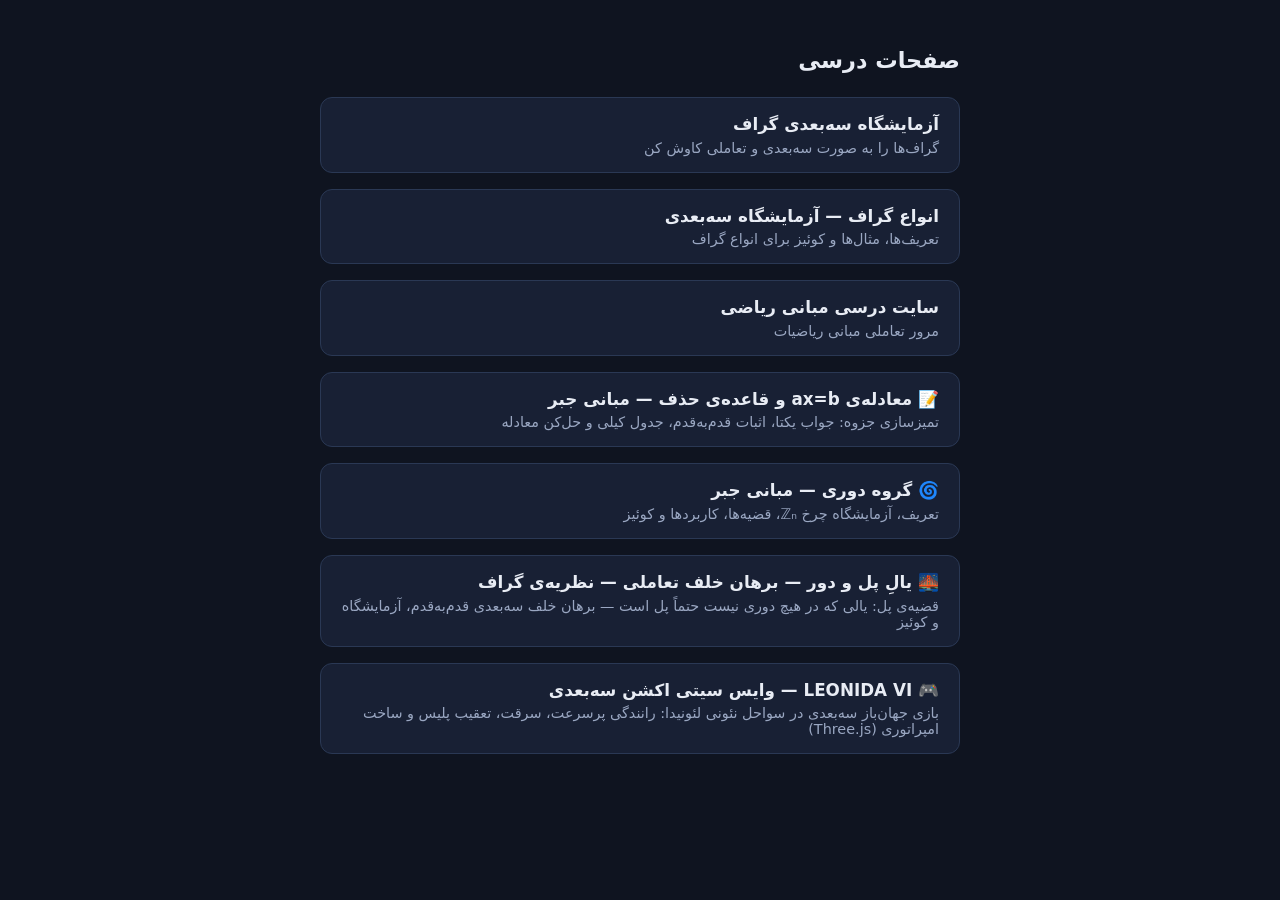
<file: index.html>
<!DOCTYPE html>
<html lang="fa" dir="rtl">
<head>
<meta charset="utf-8">
<meta name="viewport" content="width=device-width, initial-scale=1">
<title>صفحات درسی</title>
<style>
  body { font-family: system-ui, "Vazirmatn", Tahoma, sans-serif; background: #0f1420; color: #e8ecf4; margin: 0; padding: 2rem 1.25rem; }
  main { max-width: 640px; margin: 0 auto; }
  h1 { font-size: 1.4rem; margin-bottom: 1.5rem; }
  a.card { display: block; background: #182034; border: 1px solid #2a3854; border-radius: 12px; padding: 1rem 1.25rem; margin-bottom: 1rem; color: inherit; text-decoration: none; }
  a.card:hover { border-color: #4a6a9c; }
  .card h2 { font-size: 1.05rem; margin: 0 0 .35rem; }
  .card p { margin: 0; color: #9aa7c2; font-size: .9rem; }
</style>
</head>
<body>
<main>
  <h1>صفحات درسی</h1>
  <a class="card" href="graph-3d-lab.html">
    <h2>آزمایشگاه سه‌بعدی گراف</h2>
    <p>گراف‌ها را به صورت سه‌بعدی و تعاملی کاوش کن</p>
  </a>
  <a class="card" href="graph-types-3d.html">
    <h2>انواع گراف — آزمایشگاه سه‌بعدی</h2>
    <p>تعریف‌ها، مثال‌ها و کوئیز برای انواع گراف</p>
  </a>
  <a class="card" href="mabani-study.html">
    <h2>سایت درسی مبانی ریاضی</h2>
    <p>مرور تعاملی مبانی ریاضیات</p>
  </a>
  <a class="card" href="group-equation.html">
    <h2>📝 معادله‌ی ax=b و قاعده‌ی حذف — مبانی جبر</h2>
    <p>تمیزسازی جزوه: جواب یکتا، اثبات قدم‌به‌قدم، جدول کیلی و حل‌کن معادله</p>
  </a>
  <a class="card" href="cyclic-groups.html">
    <h2>🌀 گروه دوری — مبانی جبر</h2>
    <p>تعریف، آزمایشگاه چرخ ℤₙ، قضیه‌ها، کاربردها و کوئیز</p>
  </a>
  <a class="card" href="bridge-theorem.html">
    <h2>🌉 یالِ پل و دور — برهان خلف تعاملی — نظریه‌ی گراف</h2>
    <p>قضیه‌ی پل: یالی که در هیچ دوری نیست حتماً پل است — برهان خلف سه‌بعدی قدم‌به‌قدم، آزمایشگاه و کوئیز</p>
  </a>
  <a class="card" href="leonida-vi/">
    <h2>🎮 LEONIDA VI — وایس سیتی اکشن سه‌بعدی</h2>
    <p>بازی جهان‌باز سه‌بعدی در سواحل نئونی لئونیدا: رانندگی پرسرعت، سرقت، تعقیب پلیس و ساخت امپراتوری (Three.js)</p>
  </a>
</main>
</body>
</html>
</file>
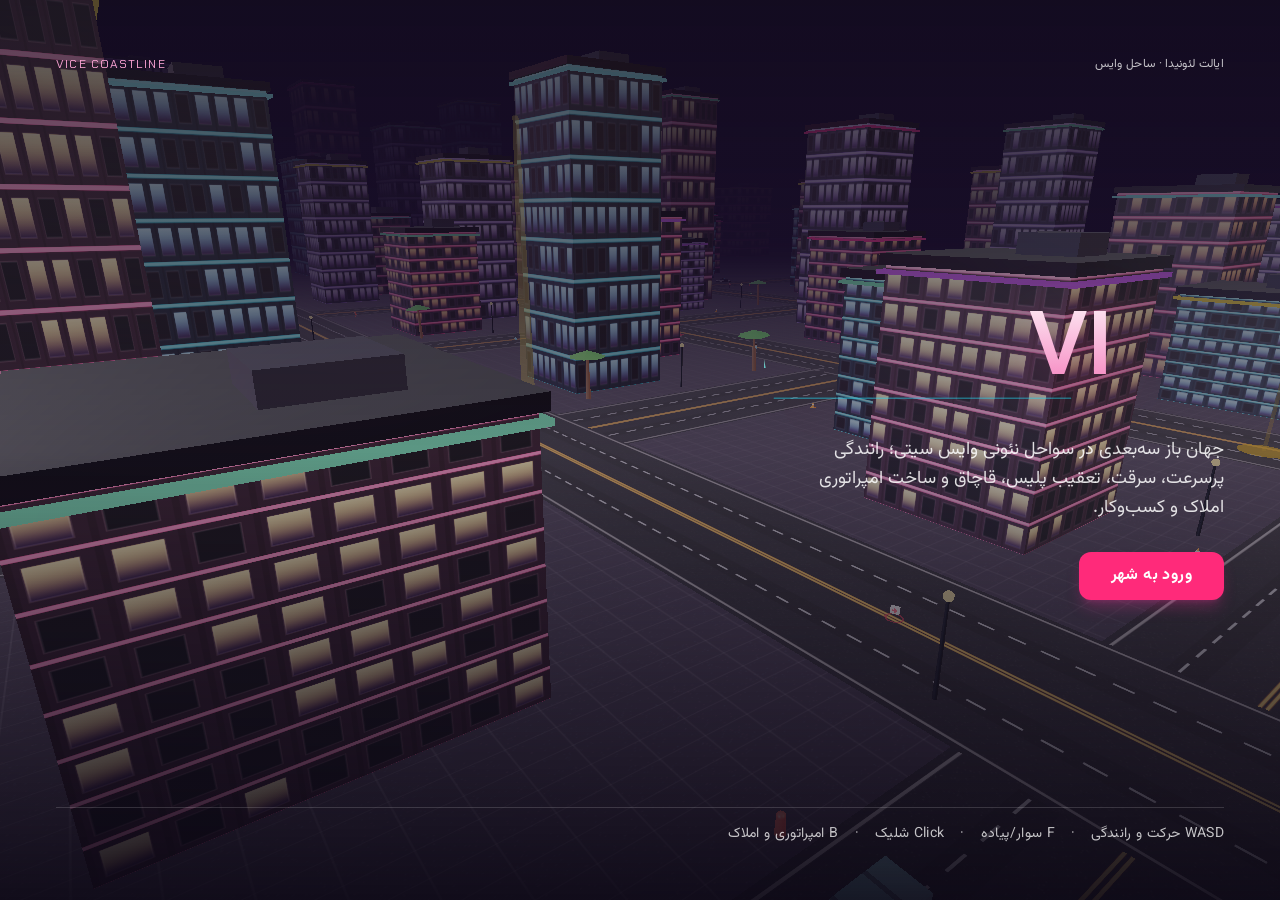
<file: leonida-vi/index.html>
<!doctype html>
<html lang="fa" dir="rtl">
  <head>
    <meta charset="UTF-8" />
    <meta name="viewport" content="width=device-width, initial-scale=1.0, maximum-scale=1.0, user-scalable=no" />
    <title>LEONIDA VI — وایس سیتی اکشن سه‌بعدی</title>
    <meta name="description" content="Open-world 3D Vice Leonida action, high-speed driving, heist missions, and police chases." />
    <meta property="og:title" content="LEONIDA VI" />
    <meta property="og:description" content="Open-world 3D Vice Leonida action, high-speed driving, heist missions, and police chases." />
    <meta property="og:type" content="website" />
    <meta name="twitter:card" content="summary_large_image" />
    <link rel="preconnect" href="https://fonts.googleapis.com" />
    <link rel="preconnect" href="https://fonts.gstatic.com" crossorigin />
    <link
      href="https://fonts.googleapis.com/css2?family=Chakra+Petch:ital,wght@0,500;0,600;0,700;1,700&family=JetBrains+Mono:wght@500;700&family=Vazirmatn:wght@400;500;600;700;800;900&display=swap"
      rel="stylesheet"
    />
    <script type="module" crossorigin src="./assets/index-BqEZrTYD.js"></script>
    <link rel="stylesheet" crossorigin href="./assets/index-CTLXwYfp.css">
  </head>
  <body class="bg-[#0b0714] text-white overflow-hidden select-none">
    <div id="root"></div>
  </body>
</html>
</file>
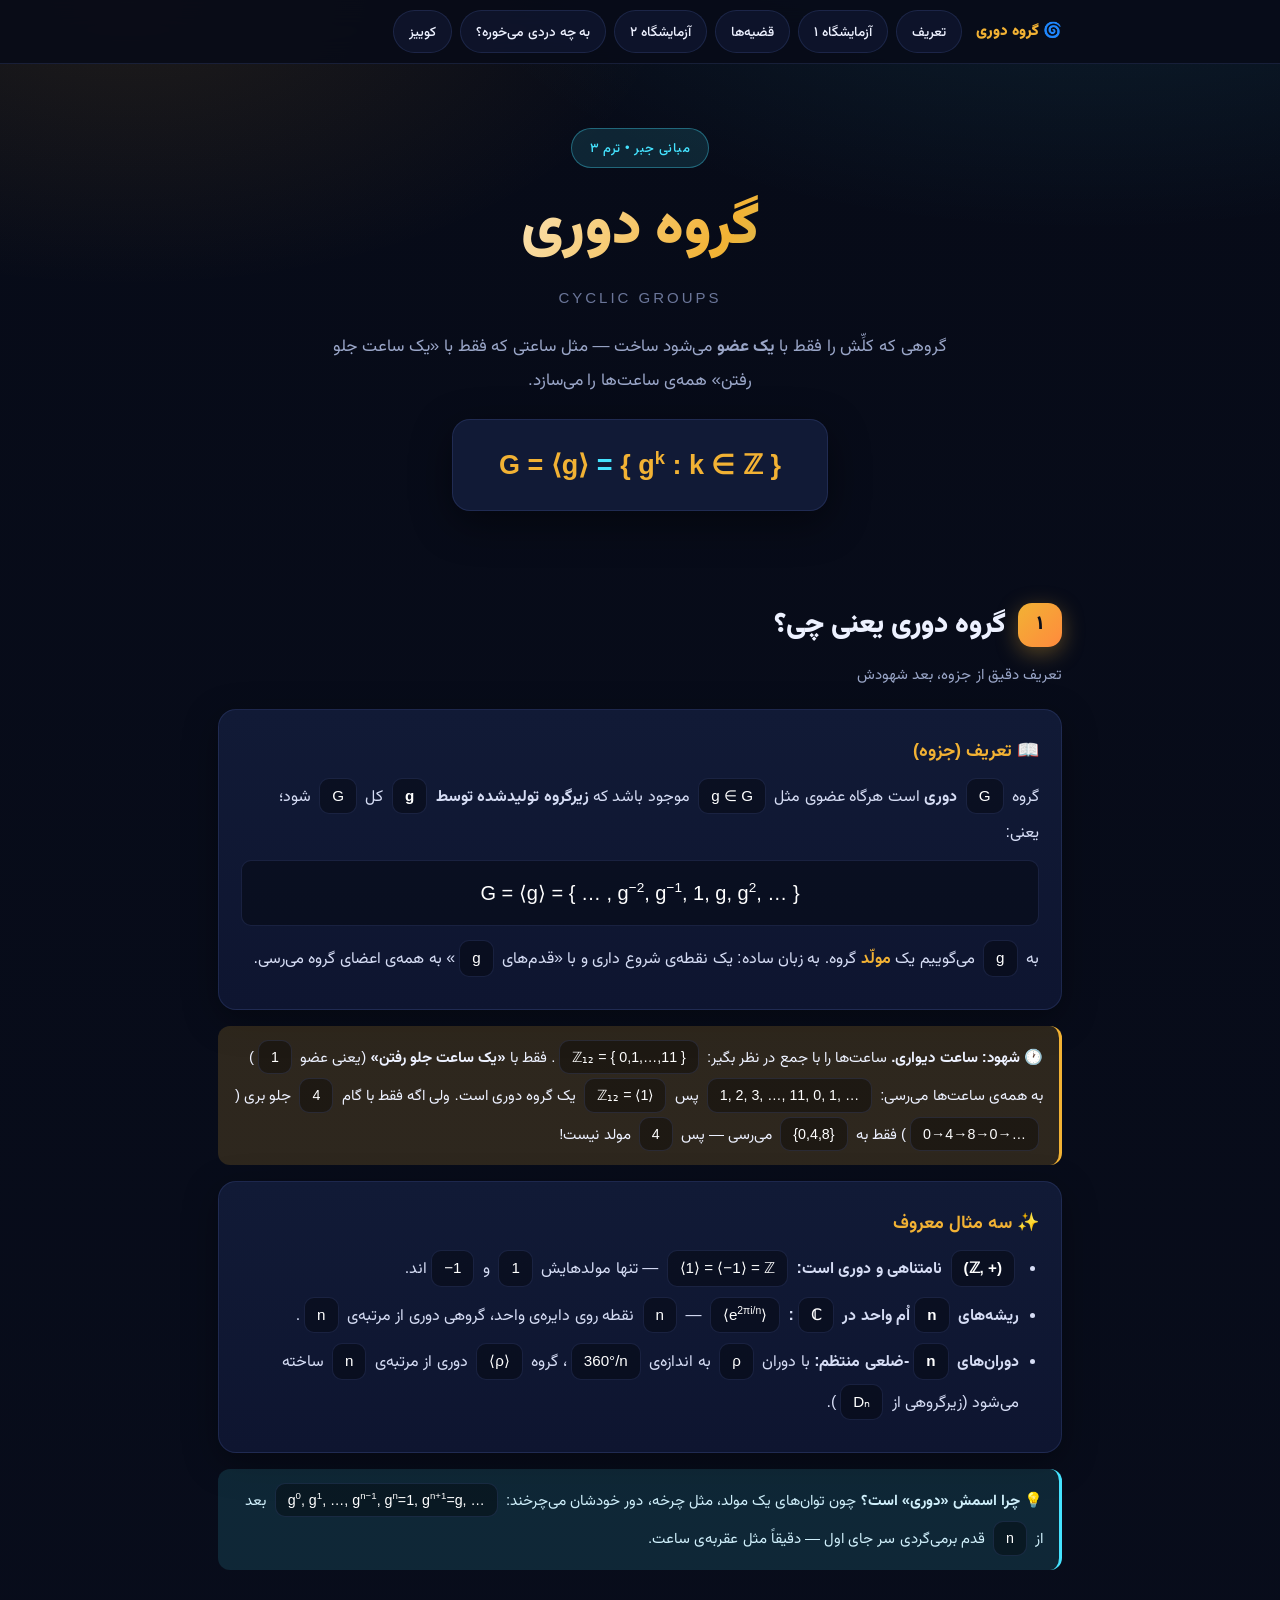
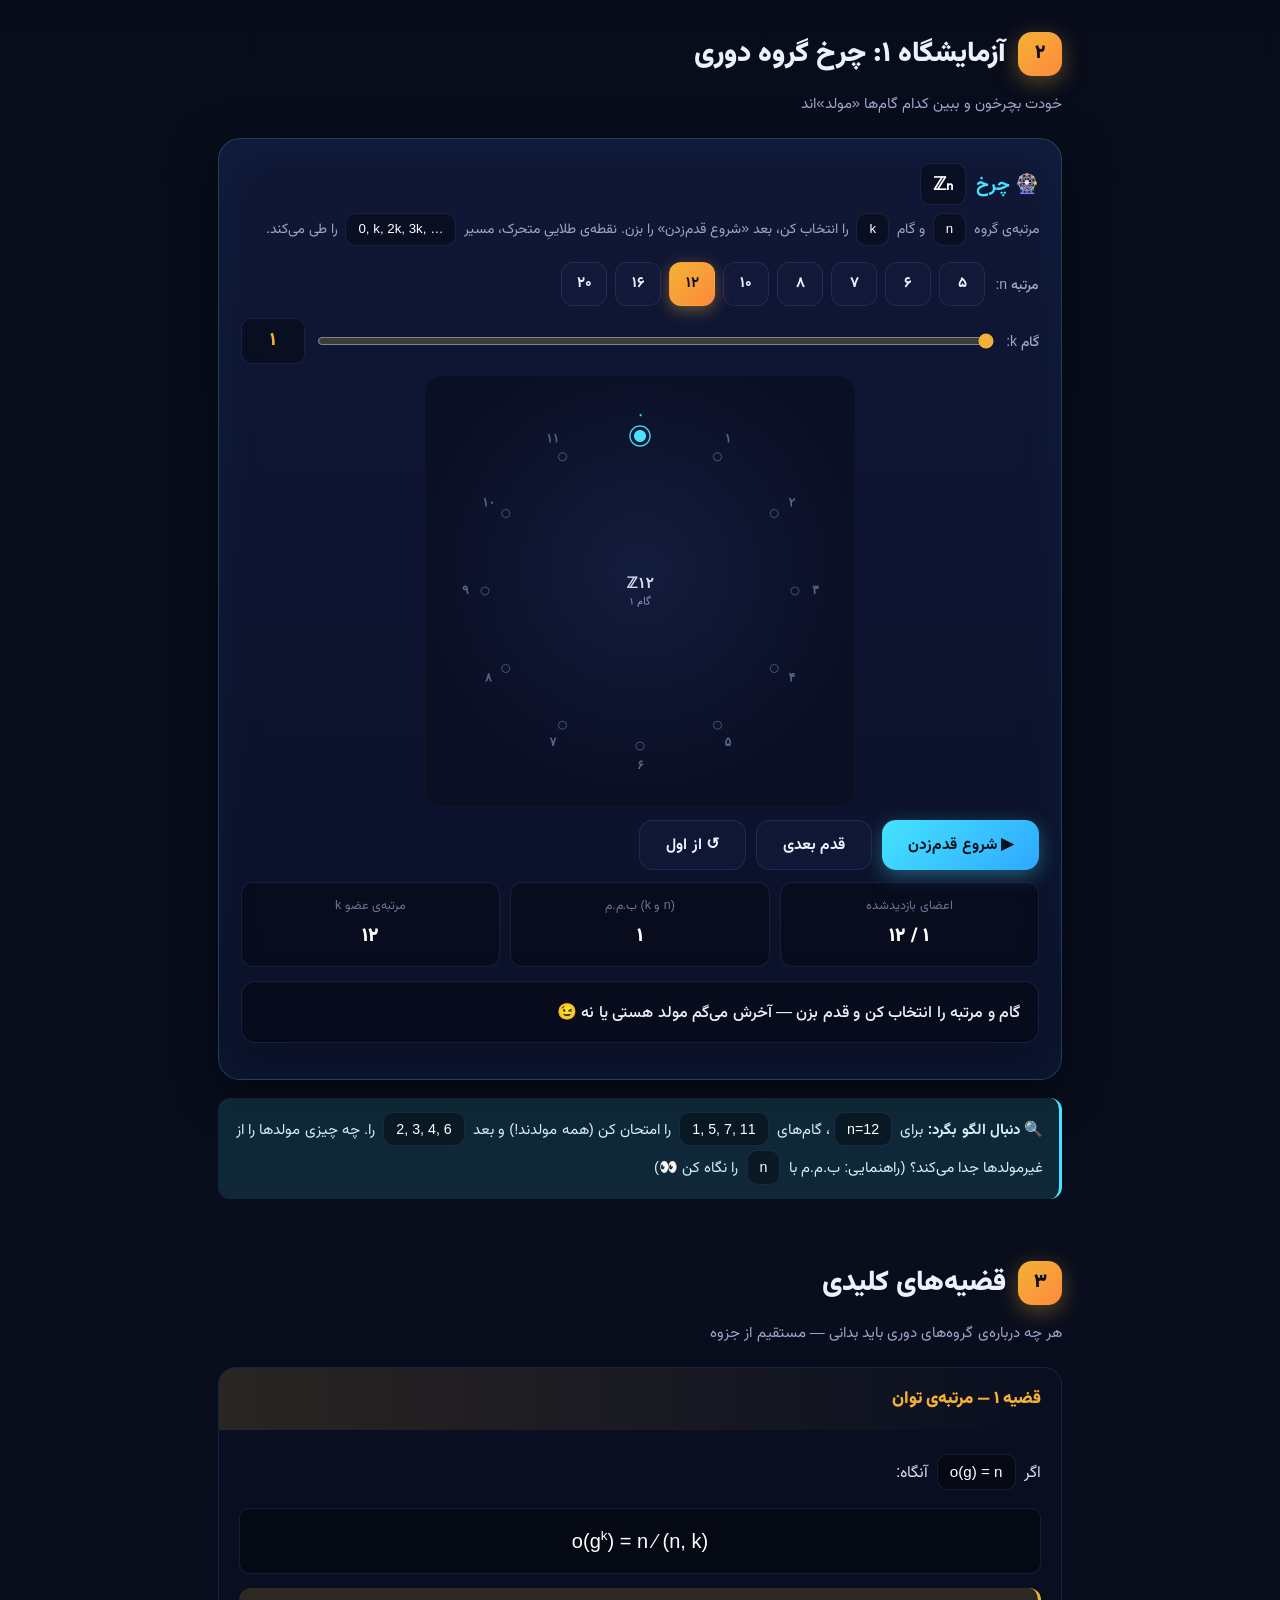
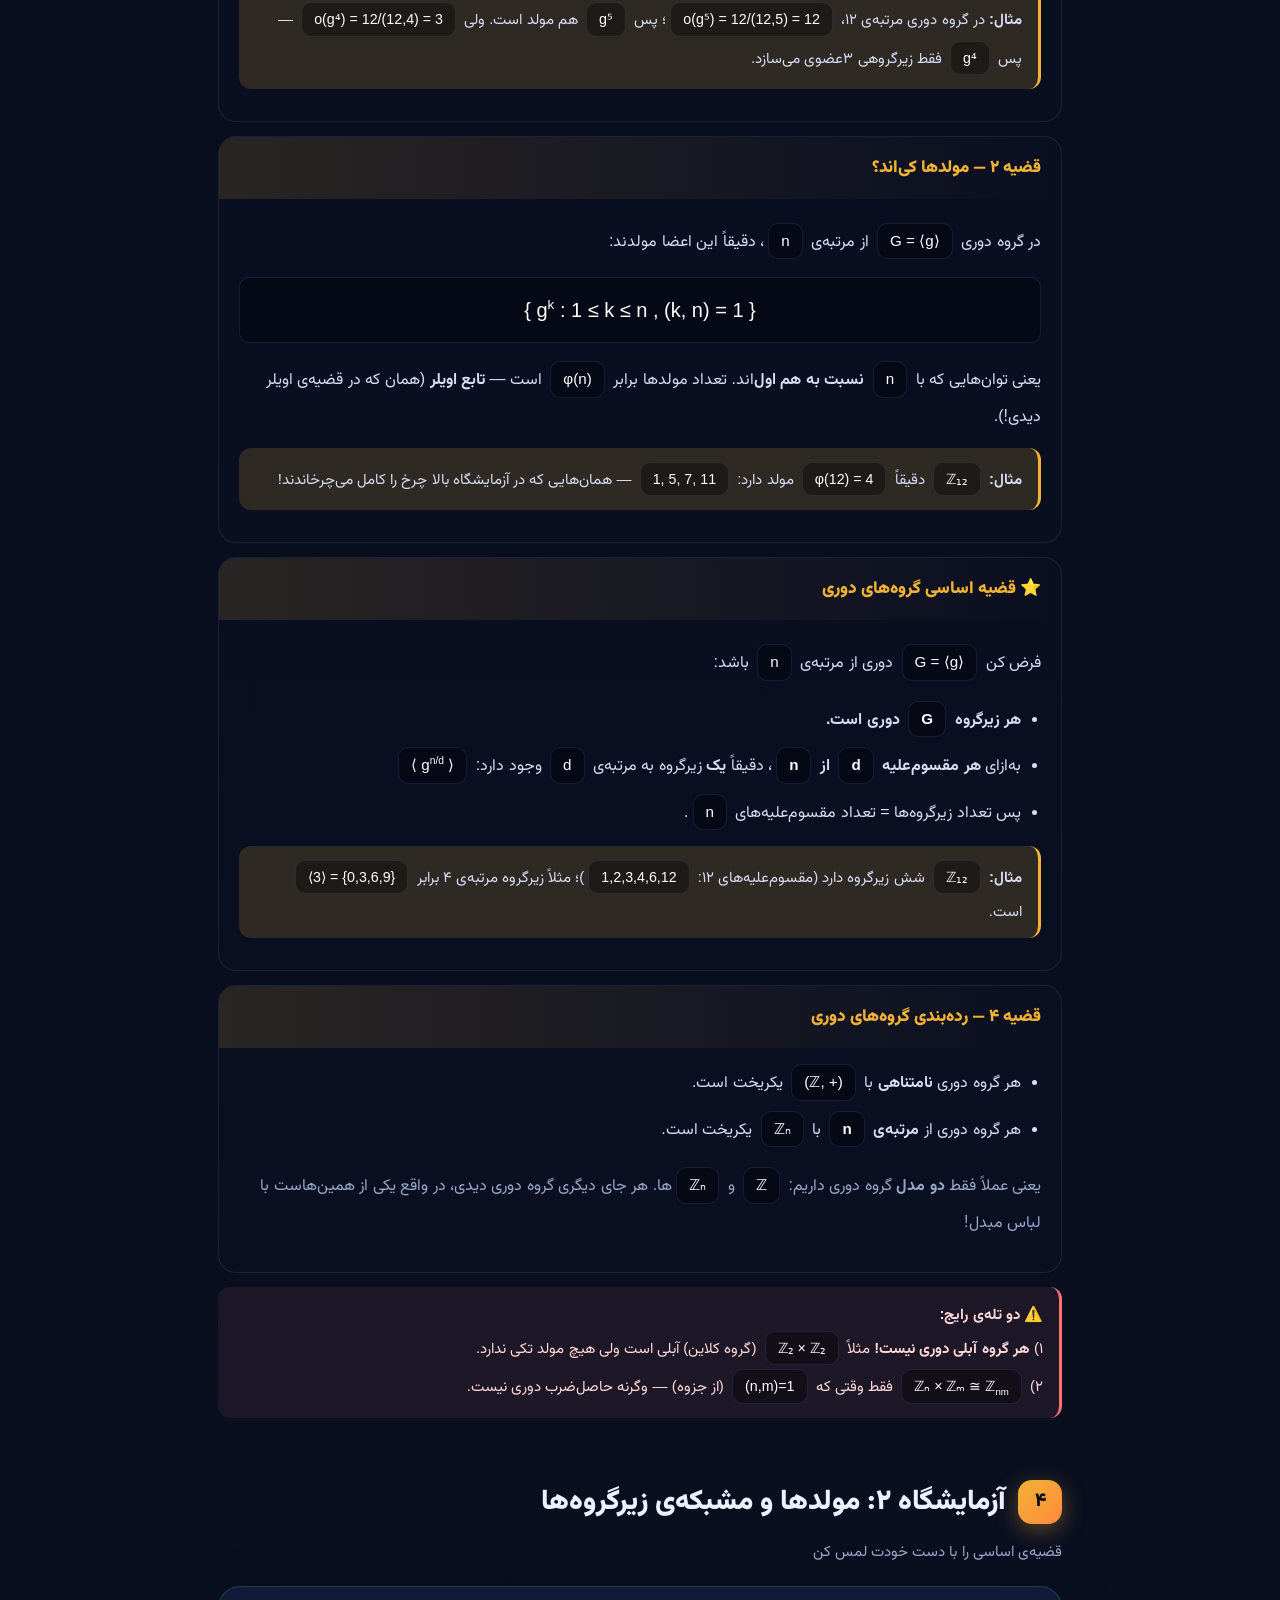
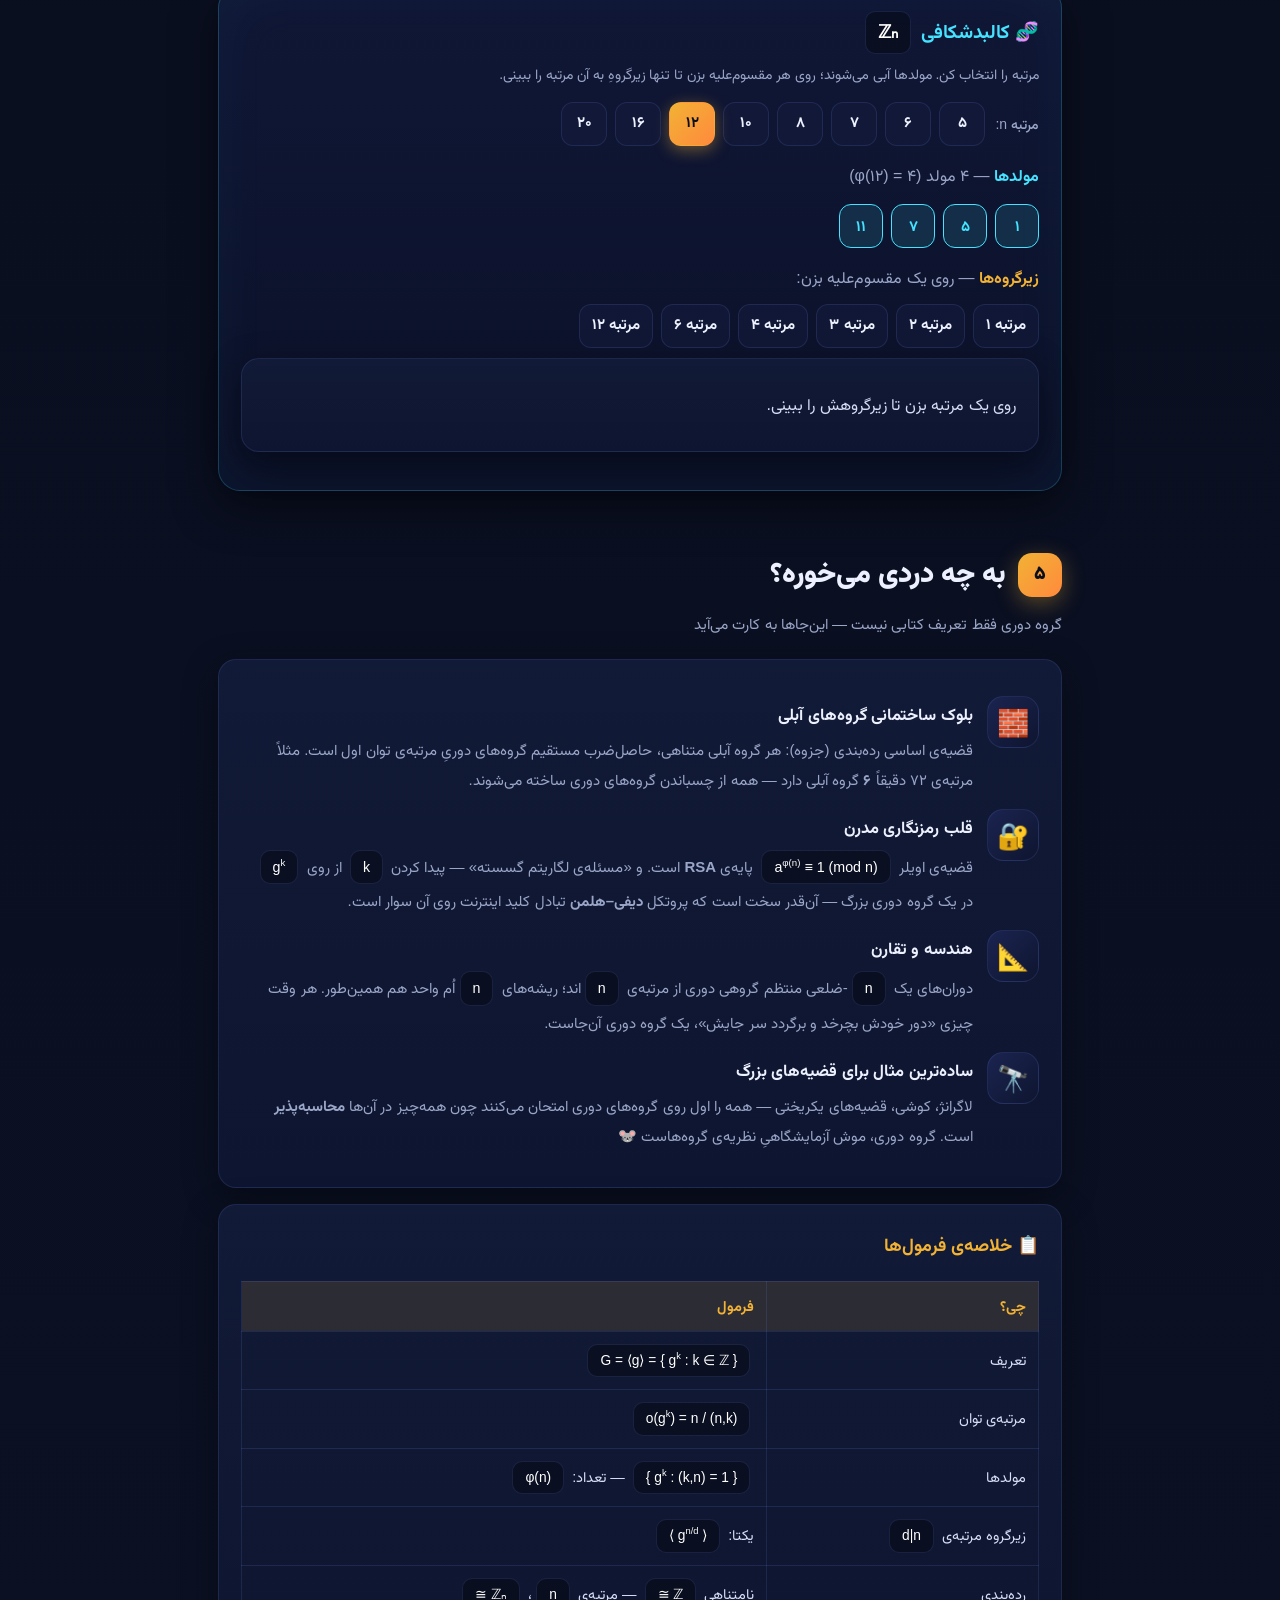
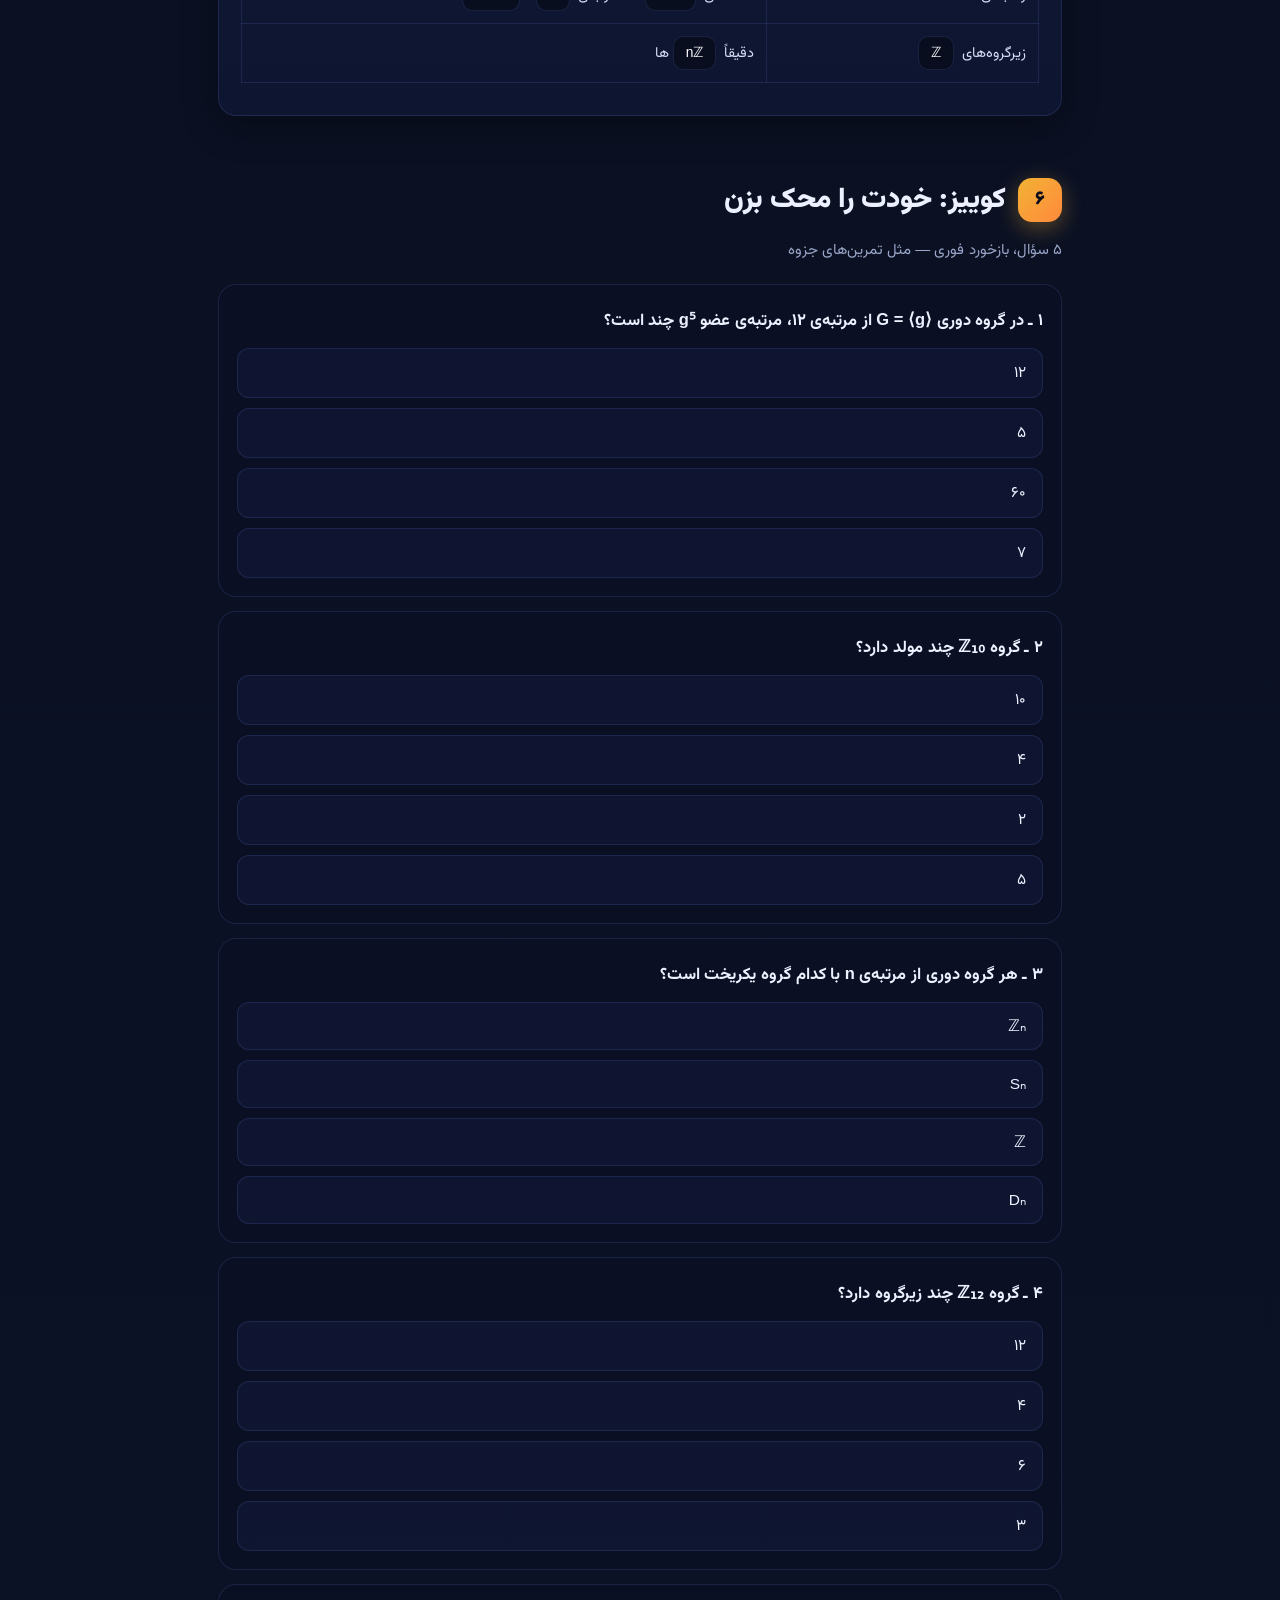
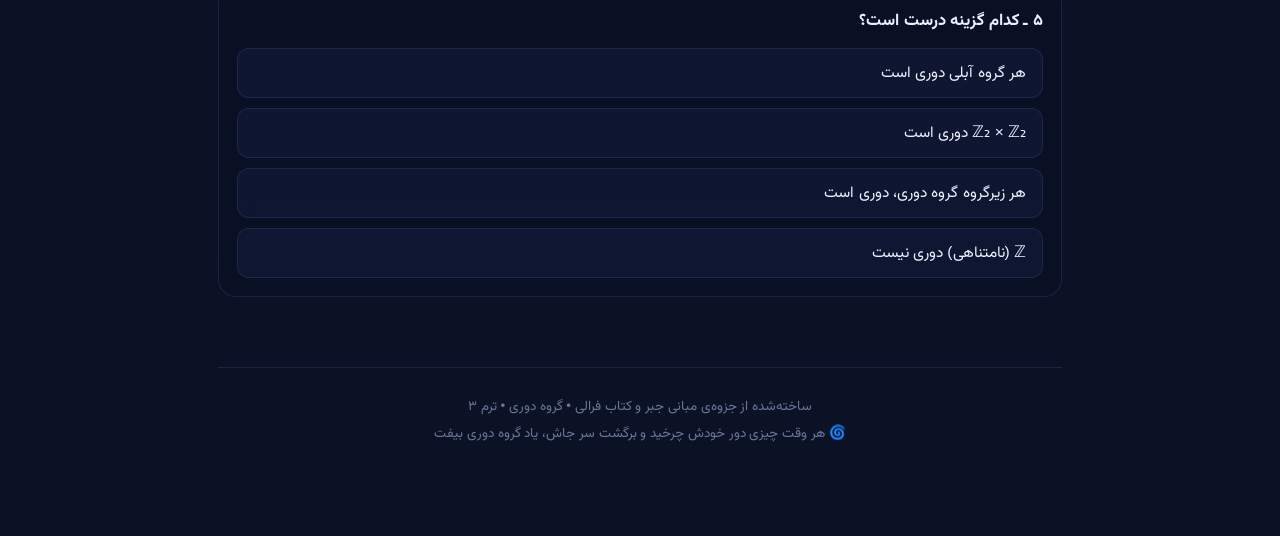
<file: cyclic-groups.html>
<!DOCTYPE html>
<html lang="fa" dir="rtl">
<head>
<meta charset="UTF-8">
<meta name="viewport" content="width=device-width, initial-scale=1.0, viewport-fit=cover">
<title>گروه دوری | مبانی جبر</title>
<link rel="preconnect" href="https://fonts.googleapis.com">
<link rel="preconnect" href="https://fonts.gstatic.com" crossorigin>
<link rel="icon" href="data:image/svg+xml,<svg xmlns=%22http://www.w3.org/2000/svg%22 viewBox=%220 0 100 100%22><text y=%22.9em%22 font-size=%2290%22>🌀</text></svg>">
<style>
@font-face{font-family:'Vazirmatn';font-style:normal;font-weight:400;font-display:swap;src:url([data-uri]) format('woff2');unicode-range:U+0600-06FF,U+0750-077F,U+0870-0891,U+0897-08E1,U+08E3-08FF,U+200C-200E,U+2010-2011,U+204F,U+2E41,U+FB50-FDFF,U+FE70-FE74,U+FE76-FEFC,U+0660-0669,U+06F0-06F9;}
@font-face{font-family:'Vazirmatn';font-style:normal;font-weight:500;font-display:swap;src:url([data-uri]) format('woff2');unicode-range:U+0600-06FF,U+0750-077F,U+0870-0891,U+0897-08E1,U+08E3-08FF,U+200C-200E,U+2010-2011,U+204F,U+2E41,U+FB50-FDFF,U+FE70-FE74,U+FE76-FEFC,U+0660-0669,U+06F0-06F9;}
@font-face{font-family:'Vazirmatn';font-style:normal;font-weight:700;font-display:swap;src:url([data-uri]) format('woff2');unicode-range:U+0600-06FF,U+0750-077F,U+0870-0891,U+0897-08E1,U+08E3-08FF,U+200C-200E,U+2010-2011,U+204F,U+2E41,U+FB50-FDFF,U+FE70-FE74,U+FE76-FEFC,U+0660-0669,U+06F0-06F9;}
@font-face{font-family:'Vazirmatn';font-style:normal;font-weight:900;font-display:swap;src:url([data-uri]) format('woff2');unicode-range:U+0600-06FF,U+0750-077F,U+0870-0891,U+0897-08E1,U+08E3-08FF,U+200C-200E,U+2010-2011,U+204F,U+2E41,U+FB50-FDFF,U+FE70-FE74,U+FE76-FEFC,U+0660-0669,U+06F0-06F9;}
</style>
<link href="https://fonts.googleapis.com/css2?family=Vazirmatn:wght@300;400;500;700;900&display=swap" rel="stylesheet">
<style>
:root{
  --bg:#070b18; --bg2:#0c1226; --card:#111a36; --card2:#0e1530;
  --line:rgba(120,150,255,.14);
  --gold:#f2b234; --gold-dim:rgba(242,178,52,.16);
  --cyan:#45e3ff; --cyan-dim:rgba(69,227,255,.12);
  --green:#4ade80; --red:#f87171;
  --text:#edf1ff; --muted:#9aa6c8; --faint:#6b7699;
  --radius:18px;
}
*{box-sizing:border-box; -webkit-tap-highlight-color:transparent}
html{scroll-behavior:smooth}
body{
  margin:0; font-family:'Vazirmatn',Tahoma,sans-serif; color:var(--text);
  background:
    radial-gradient(1100px 520px at 85% -80px, rgba(69,227,255,.10), transparent 60%),
    radial-gradient(900px 480px at 10% 0px, rgba(242,178,52,.10), transparent 60%),
    linear-gradient(180deg, var(--bg) 0%, var(--bg2) 100%);
  min-height:100vh; line-height:2;
}
.wrap{max-width:880px; margin:0 auto; padding:0 18px 90px}
/* ---------- top nav ---------- */
.topnav{
  position:sticky; top:0; z-index:50;
  background:rgba(7,11,24,.86); backdrop-filter:blur(14px);
  border-bottom:1px solid var(--line);
}
.topnav .inner{max-width:880px; margin:0 auto; padding:10px 18px; display:flex; gap:8px; align-items:center; overflow-x:auto; scrollbar-width:none}
.topnav .inner::-webkit-scrollbar{display:none}
.brand{font-weight:900; font-size:15px; white-space:nowrap; color:var(--gold); margin-left:6px}
.chip{
  flex:0 0 auto; text-decoration:none; color:var(--text); font-size:13.5px; font-weight:500;
  border:1px solid var(--line); border-radius:999px; padding:7px 15px; background:rgba(20,28,60,.5);
  transition:.2s;
}
.chip:hover,.chip:active{border-color:var(--gold); color:var(--gold)}
/* ---------- hero ---------- */
.hero{padding:64px 0 30px; text-align:center}
.kicker{display:inline-block; font-size:13px; letter-spacing:.5px; color:var(--cyan); border:1px solid rgba(69,227,255,.35);
  background:var(--cyan-dim); border-radius:999px; padding:6px 18px; margin-bottom:18px; font-weight:500}
.hero h1{font-size:clamp(34px,7vw,58px); font-weight:900; margin:0 0 10px; line-height:1.5;
  background:linear-gradient(120deg,#fff 20%,var(--gold) 60%,var(--cyan) 100%);
  -webkit-background-clip:text; background-clip:text; -webkit-text-fill-color:transparent}
.hero .en{color:var(--faint); font-size:15px; letter-spacing:3px; margin-bottom:16px}
.hero p.lead{color:var(--muted); font-size:17px; max-width:640px; margin:0 auto}
.formula-hero{
  display:inline-block; margin-top:22px; font-size:clamp(19px,4.5vw,27px); font-weight:700;
  background:var(--card); border:1px solid var(--line); border-radius:var(--radius);
  padding:14px 30px; box-shadow:0 12px 40px rgba(0,0,0,.45);
}
.formula-hero .g{color:var(--gold)} .formula-hero .c{color:var(--cyan)}
/* ---------- sections ---------- */
section{margin:56px 0}
.sec-head{display:flex; align-items:center; gap:12px; margin-bottom:6px}
.sec-num{
  flex:0 0 auto; width:44px; height:44px; border-radius:14px; display:grid; place-items:center;
  font-weight:900; font-size:19px; color:#0a0e1a;
  background:linear-gradient(135deg,var(--gold),#ff8a3d); box-shadow:0 6px 22px rgba(242,178,52,.35);
}
.sec-head h2{margin:0; font-size:clamp(21px,4.6vw,28px); font-weight:900}
.sec-sub{color:var(--muted); margin:2px 0 20px; font-size:15px}
.card{
  background:linear-gradient(180deg,var(--card),var(--card2));
  border:1px solid var(--line); border-radius:var(--radius);
  padding:22px; margin:16px 0; box-shadow:0 10px 34px rgba(0,0,0,.35);
}
.card h3{margin:0 0 8px; font-size:18px; color:var(--gold)}
.card p{margin:8px 0; color:#d6ddf5}
.muted{color:var(--muted)} .gold{color:var(--gold)} .cyan{color:var(--cyan)} .green{color:var(--green)}
/* math */
.math{
  direction:ltr; display:inline-block; font-family:'Vazirmatn',Tahoma,sans-serif;
  background:rgba(0,0,0,.35); border:1px solid var(--line); border-radius:10px;
  padding:2px 12px; margin:2px 4px; font-size:.95em; white-space:nowrap; color:#fff;
}
.math.big{display:block; text-align:center; font-size:1.25em; padding:12px; margin:12px 0; white-space:normal}
.math sup,.math sub{font-size:.68em}
.note{
  border-right:3px solid var(--cyan); background:var(--cyan-dim);
  border-radius:12px; padding:12px 16px; margin:14px 0; font-size:15px; color:#cfeffb;
}
.warn{
  border-right:3px solid var(--red); background:rgba(248,113,113,.08);
  border-radius:12px; padding:12px 16px; margin:14px 0; font-size:15px; color:#ffd9d9;
}
.example{
  border-right:3px solid var(--gold); background:var(--gold-dim);
  border-radius:12px; padding:12px 16px; margin:14px 0; font-size:15px;
}
ul.tight{margin:8px 0; padding-right:20px}
ul.tight li{margin:6px 0; color:#d6ddf5}
/* ---------- lab ---------- */
.lab{
  background:linear-gradient(180deg,#101736,#0b1128);
  border:1px solid rgba(69,227,255,.22); border-radius:22px; padding:22px; margin:18px 0;
  box-shadow:0 14px 44px rgba(0,0,0,.5), inset 0 0 60px rgba(69,227,255,.04);
}
.lab h3{margin:0 0 4px; color:var(--cyan); font-size:19px}
.lab .hint{color:var(--muted); font-size:14px; margin:0 0 14px}
.controls{display:flex; flex-wrap:wrap; gap:10px; align-items:center; margin:12px 0}
.ctl-label{font-size:14px; color:var(--muted); font-weight:500}
.nchips{display:flex; flex-wrap:wrap; gap:8px}
.nchip{
  min-width:46px; min-height:44px; border-radius:12px; border:1px solid var(--line);
  background:rgba(20,28,60,.6); color:var(--text); font-family:inherit; font-size:15px; font-weight:700;
  cursor:pointer; transition:.15s; padding:8px 12px;
}
.nchip.on{background:linear-gradient(135deg,var(--gold),#ff8a3d); color:#0a0e1a; border-color:transparent;
  box-shadow:0 4px 16px rgba(242,178,52,.4)}
input[type=range]{flex:1; min-width:140px; accent-color:var(--gold); height:32px}
.kval{
  min-width:64px; text-align:center; font-weight:900; font-size:18px; color:var(--gold);
  background:rgba(0,0,0,.35); border:1px solid var(--line); border-radius:10px; padding:4px 10px;
}
.btn{
  font-family:inherit; font-weight:700; font-size:15.5px; cursor:pointer;
  border:none; border-radius:14px; padding:12px 26px; min-height:48px;
  background:linear-gradient(135deg,var(--cyan),#2ea8ff); color:#04121a;
  box-shadow:0 6px 20px rgba(69,227,255,.35); transition:.15s;
}
.btn:active{transform:scale(.97)}
.btn.ghost{background:rgba(20,28,60,.6); color:var(--text); border:1px solid var(--line); box-shadow:none}
.btn.gold{background:linear-gradient(135deg,var(--gold),#ff8a3d); color:#0a0e1a; box-shadow:0 6px 20px rgba(242,178,52,.35)}
.btnrow{display:flex; gap:10px; flex-wrap:wrap; margin:14px 0 4px}
.canvasbox{position:relative; margin:8px auto; max-width:430px}
canvas#wheel{width:100%; height:auto; display:block; border-radius:18px; background:radial-gradient(circle at 50% 45%, #141c3d 0%, #0a0f24 70%)}
.verdict{
  border-radius:14px; padding:14px 18px; margin:14px 0; font-size:16px; font-weight:500;
  border:1px solid var(--line); background:rgba(0,0,0,.3); min-height:60px;
}
.verdict.good{border-color:rgba(74,222,128,.5); background:rgba(74,222,128,.08)}
.verdict.bad{border-color:rgba(248,113,113,.5); background:rgba(248,113,113,.08)}
.statgrid{display:grid; grid-template-columns:repeat(auto-fit,minmax(140px,1fr)); gap:10px; margin:12px 0}
.stat{background:rgba(0,0,0,.32); border:1px solid var(--line); border-radius:12px; padding:10px; text-align:center}
.stat .k{font-size:12.5px; color:var(--faint)}
.stat .v{font-size:19px; font-weight:900; color:#fff}
/* subgroup lab */
.divchips{display:flex; flex-wrap:wrap; gap:8px; margin:10px 0}
.elchips{display:flex; flex-wrap:wrap; gap:8px; margin:12px 0}
.el{
  min-width:44px; min-height:44px; display:grid; place-items:center; border-radius:12px;
  background:rgba(0,0,0,.4); border:1px solid var(--line); font-weight:700; font-size:15px; padding:6px 10px;
}
.el.hit{background:var(--gold-dim); border-color:var(--gold); color:var(--gold)}
.el.gen{background:var(--cyan-dim); border-color:var(--cyan); color:var(--cyan)}
/* ---------- theorems ---------- */
.thm{border:1px solid var(--line); border-radius:var(--radius); overflow:hidden; margin:14px 0; background:rgba(10,15,35,.6)}
.thm-head{padding:14px 20px; background:linear-gradient(90deg,rgba(242,178,52,.14),transparent); font-weight:900; font-size:17px; color:var(--gold)}
.thm-body{padding:6px 20px 18px; color:#d6ddf5}
/* ---------- applications ---------- */
.app{display:flex; gap:14px; align-items:flex-start; margin:14px 0}
.app .ico{
  flex:0 0 auto; width:52px; height:52px; border-radius:16px; display:grid; place-items:center; font-size:26px;
  background:linear-gradient(135deg,#1b2450,#0e1530); border:1px solid var(--line);
}
.app h4{margin:2px 0 4px; font-size:16.5px}
.app p{margin:0; color:var(--muted); font-size:15px}
/* ---------- quiz ---------- */
.q{border:1px solid var(--line); border-radius:var(--radius); padding:18px; margin:14px 0; background:rgba(10,15,35,.6)}
.q .qq{font-weight:700; font-size:16.5px; margin-bottom:12px}
.opts{display:grid; gap:10px}
.opt{
  text-align:right; font-family:inherit; font-size:15.5px; cursor:pointer; color:var(--text);
  background:rgba(20,28,60,.55); border:1px solid var(--line); border-radius:12px; padding:12px 16px; min-height:48px;
  transition:.15s; width:100%;
}
.opt:hover:not(:disabled){border-color:var(--cyan)}
.opt.correct{background:rgba(74,222,128,.14); border-color:var(--green); color:#c9f7d9}
.opt.wrong{background:rgba(248,113,113,.12); border-color:var(--red); color:#ffd3d3}
.opt:disabled{cursor:default; opacity:.85}
.q .why{display:none; margin-top:10px; font-size:14.5px; color:var(--muted); border-right:3px solid var(--green); padding:8px 14px; background:rgba(74,222,128,.06); border-radius:10px}
.q.done .why{display:block}
.score{
  text-align:center; padding:26px; border-radius:var(--radius); margin-top:18px;
  background:linear-gradient(135deg,rgba(242,178,52,.16),rgba(69,227,255,.10));
  border:1px solid rgba(242,178,52,.4); display:none;
}
.score.show{display:block}
.score .big{font-size:44px; font-weight:900; color:var(--gold)}
/* ---------- summary table ---------- */
.sumtable{width:100%; border-collapse:collapse; font-size:14.5px; margin:10px 0}
.sumtable th,.sumtable td{border:1px solid var(--line); padding:10px 12px; text-align:right}
.sumtable th{background:rgba(242,178,52,.12); color:var(--gold); font-weight:700}
.sumtable td{color:#d6ddf5}
.tablewrap{overflow-x:auto; border-radius:12px}
footer{margin-top:70px; padding-top:24px; border-top:1px solid var(--line); color:var(--faint); font-size:13.5px; text-align:center}
@media (max-width:560px){
  .wrap{padding:0 14px 70px}
  .card{padding:16px}
  .lab{padding:16px}
  .hero{padding:44px 0 20px}
  .btnrow .btn{flex:1}
}
</style>
</head>
<body>
<nav class="topnav"><div class="inner">
  <span class="brand">🌀 گروه دوری</span>
  <a class="chip" href="#def">تعریف</a>
  <a class="chip" href="#lab1">آزمایشگاه ۱</a>
  <a class="chip" href="#thms">قضیه‌ها</a>
  <a class="chip" href="#lab2">آزمایشگاه ۲</a>
  <a class="chip" href="#uses">به چه دردی می‌خوره؟</a>
  <a class="chip" href="#quiz">کوییز</a>
</div></nav>
<div class="wrap">

<header class="hero">
  <span class="kicker">مبانی جبر • ترم ۳</span>
  <h1>گروه دوری</h1>
  <div class="en">CYCLIC GROUPS</div>
  <p class="lead">گروهی که کلِّش را فقط با <b>یک عضو</b> می‌شود ساخت — مثل ساعتی که فقط با «یک ساعت جلو رفتن» همه‌ی ساعت‌ها را می‌سازد.</p>
  <div class="formula-hero"><span class="math" style="background:none;border:none;font-size:1em"><span class="g">G = ⟨g⟩</span> <span class="c">=</span> <span class="g">{ g<sup>k</sup> : k ∈ ℤ }</span></span></div>
</header>

<!-- ============ 1. تعریف ============ -->
<section id="def">
  <div class="sec-head"><div class="sec-num">۱</div><h2>گروه دوری یعنی چی؟</h2></div>
  <p class="sec-sub">تعریف دقیق از جزوه، بعد شهودش</p>

  <div class="card">
    <h3>📖 تعریف (جزوه)</h3>
    <p>گروه <span class="math">G</span> <b>دوری</b> است هرگاه عضوی مثل <span class="math">g ∈ G</span> موجود باشد که <b>زیرگروه تولیدشده توسط <span class="math">g</span></b> کل <span class="math">G</span> شود؛ یعنی:</p>
    <div class="math big">G = ⟨g⟩ = { … , g<sup>−2</sup>, g<sup>−1</sup>, 1, g, g<sup>2</sup>, … }</div>
    <p>به <span class="math">g</span> می‌گوییم یک <b class="gold">مولّد</b> گروه. به زبان ساده: یک نقطه‌ی شروع داری و با «قدم‌های <span class="math">g</span>» به همه‌ی اعضای گروه می‌رسی.</p>
  </div>

  <div class="example">
    <b>🕐 شهود: ساعت دیواری.</b>
    ساعت‌ها را با جمع در نظر بگیر: <span class="math">ℤ₁₂ = { 0,1,…,11 }</span>.
    فقط با <b>«یک ساعت جلو رفتن»</b> (یعنی عضو <span class="math">1</span>) به همه‌ی ساعت‌ها می‌رسی:
    <span class="math">1, 2, 3, …, 11, 0, 1, …</span>
    پس <span class="math">ℤ₁₂ = ⟨1⟩</span> یک گروه دوری است. ولی اگه فقط با گام <span class="math">4</span> جلو بری
    (<span class="math">0→4→8→0→…</span>) فقط به <span class="math">{0,4,8}</span> می‌رسی — پس <span class="math">4</span> مولد نیست!
  </div>

  <div class="card">
    <h3>✨ سه مثال معروف</h3>
    <ul class="tight">
      <li><b><span class="math">(ℤ, +)</span> نامتناهی و دوری است:</b> <span class="math">⟨1⟩ = ⟨−1⟩ = ℤ</span> — تنها مولدهایش <span class="math">1</span> و <span class="math">−1</span>‌اند.</li>
      <li><b>ریشه‌های <span class="math">n</span>اُم واحد در <span class="math">ℂ</span>:</b> <span class="math">⟨e<sup>2πi/n</sup>⟩</span> — <span class="math">n</span> نقطه روی دایره‌ی واحد، گروهی دوری از مرتبه‌ی <span class="math">n</span>.</li>
      <li><b>دوران‌های <span class="math">n</span>-ضلعی منتظم:</b> با دوران <span class="math">ρ</span> به اندازه‌ی <span class="math">360°/n</span>، گروه <span class="math">⟨ρ⟩</span> دوری از مرتبه‌ی <span class="math">n</span> ساخته می‌شود (زیرگروهی از <span class="math">Dₙ</span>).</li>
    </ul>
  </div>

  <div class="note">
    💡 <b>چرا اسمش «دوری» است؟</b> چون توان‌های یک مولد، مثل چرخه، دور خودشان می‌چرخند:
    <span class="math">g<sup>0</sup>, g<sup>1</sup>, …, g<sup>n−1</sup>, g<sup>n</sup>=1, g<sup>n+1</sup>=g, …</span>
    بعد از <span class="math">n</span> قدم برمی‌گردی سر جای اول — دقیقاً مثل عقربه‌ی ساعت.
  </div>
</section>

<!-- ============ 2. آزمایشگاه ۱: چرخ ============ -->
<section id="lab1">
  <div class="sec-head"><div class="sec-num">۲</div><h2>آزمایشگاه ۱: چرخ گروه دوری</h2></div>
  <p class="sec-sub">خودت بچرخون و ببین کدام گام‌ها «مولد»‌اند</p>

  <div class="lab">
    <h3>🎡 چرخ <span class="math">ℤₙ</span></h3>
    <p class="hint">مرتبه‌ی گروه <span class="math">n</span> و گام <span class="math">k</span> را انتخاب کن، بعد «شروع قدم‌زدن» را بزن. نقطه‌ی طلاییِ متحرک، مسیر <span class="math">0, k, 2k, 3k, …</span> را طی می‌کند.</p>

    <div class="controls">
      <span class="ctl-label">مرتبه n:</span>
      <div class="nchips" id="nchips"></div>
    </div>
    <div class="controls">
      <span class="ctl-label">گام k:</span>
      <input type="range" id="kslider" min="1" max="11" value="1" step="1" aria-label="گام">
      <span class="kval" id="kval">۱</span>
    </div>

    <div class="canvasbox"><canvas id="wheel" width="860" height="860"></canvas></div>

    <div class="btnrow">
      <button class="btn" id="btnPlay">▶ شروع قدم‌زدن</button>
      <button class="btn ghost" id="btnStep">قدم بعدی</button>
      <button class="btn ghost" id="btnReset">↺ از اول</button>
    </div>

    <div class="statgrid">
      <div class="stat"><div class="k">اعضای بازدیدشده</div><div class="v" id="stVisited">۰ / ۱۲</div></div>
      <div class="stat"><div class="k">(n و k) ب.م.م</div><div class="v" id="stGcd">۱</div></div>
      <div class="stat"><div class="k">مرتبه‌ی عضو k</div><div class="v" id="stOrder">۱۲</div></div>
    </div>

    <div class="verdict" id="verdict">گام و مرتبه را انتخاب کن و قدم بزن — آخرش می‌گم مولد هستی یا نه 😉</div>
  </div>

  <div class="note">
    🔍 <b>دنبال الگو بگرد:</b> برای <span class="math">n=12</span>، گام‌های <span class="math">1, 5, 7, 11</span> را امتحان کن (همه مولدند!) و بعد <span class="math">2, 3, 4, 6</span> را.
    چه چیزی مولدها را از غیرمولدها جدا می‌کند؟ (راهنمایی: ب.م.م با <span class="math">n</span> را نگاه کن 👀)
  </div>
</section>

<!-- ============ 3. قضیه‌ها ============ -->
<section id="thms">
  <div class="sec-head"><div class="sec-num">۳</div><h2>قضیه‌های کلیدی</h2></div>
  <p class="sec-sub">هر چه درباره‌ی گروه‌های دوری باید بدانی — مستقیم از جزوه</p>

  <div class="thm">
    <div class="thm-head">قضیه ۱ — مرتبه‌ی توان</div>
    <div class="thm-body">
      <p>اگر <span class="math">o(g) = n</span> آنگاه:</p>
      <div class="math big">o(g<sup>k</sup>) = n ⁄ (n, k)</div>
      <div class="example"><b>مثال:</b> در گروه دوری مرتبه‌ی ۱۲، <span class="math">o(g⁵) = 12/(12,5) = 12</span>؛ پس <span class="math">g⁵</span> هم مولد است. ولی <span class="math">o(g⁴) = 12/(12,4) = 3</span> — پس <span class="math">g⁴</span> فقط زیرگروهی ۳عضوی می‌سازد.</div>
    </div>
  </div>

  <div class="thm">
    <div class="thm-head">قضیه ۲ — مولدها کی‌اند؟</div>
    <div class="thm-body">
      <p>در گروه دوری <span class="math">G = ⟨g⟩</span> از مرتبه‌ی <span class="math">n</span>، دقیقاً این اعضا مولدند:</p>
      <div class="math big">{ g<sup>k</sup> : 1 ≤ k ≤ n , (k, n) = 1 }</div>
      <p>یعنی توان‌هایی که با <span class="math">n</span> <b>نسبت به هم اول</b>‌اند. تعداد مولدها برابر <span class="math">φ(n)</span> است — <b>تابع اویلر</b> (همان که در قضیه‌ی اویلر دیدی!).</p>
      <div class="example"><b>مثال:</b> <span class="math">ℤ₁₂</span> دقیقاً <span class="math">φ(12) = 4</span> مولد دارد: <span class="math">1, 5, 7, 11</span> — همان‌هایی که در آزمایشگاه بالا چرخ را کامل می‌چرخاندند!</div>
    </div>
  </div>

  <div class="thm">
    <div class="thm-head">⭐ قضیه اساسی گروه‌های دوری</div>
    <div class="thm-body">
      <p>فرض کن <span class="math">G = ⟨g⟩</span> دوری از مرتبه‌ی <span class="math">n</span> باشد:</p>
      <ul class="tight">
        <li><b>هر زیرگروه <span class="math">G</span> دوری است.</b></li>
        <li>به‌ازای <b>هر مقسوم‌علیه <span class="math">d</span> از <span class="math">n</span></b>، دقیقاً <b>یک</b> زیرگروه به مرتبه‌ی <span class="math">d</span> وجود دارد:
        <span class="math">⟨ g<sup>n/d</sup> ⟩</span></li>
        <li>پس تعداد زیرگروه‌ها = تعداد مقسوم‌علیه‌های <span class="math">n</span>.</li>
      </ul>
      <div class="example"><b>مثال:</b> <span class="math">ℤ₁₂</span> شش زیرگروه دارد (مقسوم‌علیه‌های ۱۲: <span class="math">1,2,3,4,6,12</span>)؛ مثلاً زیرگروه مرتبه‌ی ۴ برابر <span class="math">⟨3⟩ = {0,3,6,9}</span> است.</div>
    </div>
  </div>

  <div class="thm">
    <div class="thm-head">قضیه ۴ — رده‌بندی گروه‌های دوری</div>
    <div class="thm-body">
      <ul class="tight">
        <li>هر گروه دوری <b>نامتناهی</b> با <span class="math">(ℤ, +)</span> یکریخت است.</li>
        <li>هر گروه دوری از <b>مرتبه‌ی <span class="math">n</span></b> با <span class="math">ℤₙ</span> یکریخت است.</li>
      </ul>
      <p class="muted">یعنی عملاً فقط <b>دو مدل</b> گروه دوری داریم: <span class="math">ℤ</span> و <span class="math">ℤₙ</span>‌ها. هر جای دیگری گروه دوری دیدی، در واقع یکی از همین‌هاست با لباس مبدل!</p>
    </div>
  </div>

  <div class="warn">
    ⚠️ <b>دو تله‌ی رایج:</b><br>
    ۱) <b>هر گروه آبلی دوری نیست!</b> مثلاً <span class="math">ℤ₂ × ℤ₂</span> (گروه کلاین) آبلی است ولی هیچ مولد تکی ندارد.<br>
    ۲) <span class="math">ℤₙ × ℤₘ ≅ ℤ<sub>nm</sub></span> فقط وقتی که <span class="math">(n,m)=1</span> (از جزوه) — وگرنه حاصل‌ضرب دوری نیست.
  </div>
</section>

<!-- ============ 4. آزمایشگاه ۲: زیرگروه‌ها و مولدها ============ -->
<section id="lab2">
  <div class="sec-head"><div class="sec-num">۴</div><h2>آزمایشگاه ۲: مولدها و مشبکه‌ی زیرگروه‌ها</h2></div>
  <p class="sec-sub">قضیه‌ی اساسی را با دست خودت لمس کن</p>

  <div class="lab">
    <h3>🧬 کالبدشکافی <span class="math">ℤₙ</span></h3>
    <p class="hint">مرتبه را انتخاب کن. مولدها آبی می‌شوند؛ روی هر مقسوم‌علیه بزن تا تنها زیرگروهِ به آن مرتبه را ببینی.</p>
    <div class="controls">
      <span class="ctl-label">مرتبه n:</span>
      <div class="nchips" id="nchips2"></div>
    </div>

    <p style="margin:14px 0 6px"><b class="cyan">مولدها</b> <span class="muted" id="genCount"></span></p>
    <div class="elchips" id="genChips"></div>

    <p style="margin:14px 0 6px"><b class="gold">زیرگروه‌ها</b> <span class="muted">— روی یک مقسوم‌علیه بزن:</span></p>
    <div class="divchips" id="divChips"></div>
    <div class="card" id="subDetail" style="margin-top:6px">
      <p class="muted">هنوز زیرگروهی انتخاب نشده.</p>
    </div>
  </div>
</section>

<!-- ============ 5. به چه دردی می‌خوره؟ ============ -->
<section id="uses">
  <div class="sec-head"><div class="sec-num">۵</div><h2>به چه دردی می‌خوره؟</h2></div>
  <p class="sec-sub">گروه دوری فقط تعریف کتابی نیست — این‌جاها به کارت می‌آید</p>

  <div class="card">
    <div class="app">
      <div class="ico">🧱</div>
      <div><h4>بلوک ساختمانی گروه‌های آبلی</h4>
      <p>قضیه‌ی اساسی رده‌بندی (جزوه): هر گروه آبلی متناهی، حاصل‌ضرب مستقیم گروه‌های دوریِ مرتبه‌ی توان اول است. مثلاً مرتبه‌ی ۷۲ دقیقاً <b>۶</b> گروه آبلی دارد — همه از چسباندن گروه‌های دوری ساخته می‌شوند.</p></div>
    </div>
    <div class="app">
      <div class="ico">🔐</div>
      <div><h4>قلب رمزنگاری مدرن</h4>
      <p>قضیه‌ی اویلر <span class="math">a<sup>φ(n)</sup> ≡ 1 (mod n)</span> پایه‌ی <b>RSA</b> است. و «مسئله‌ی لگاریتم گسسته» — پیدا کردن <span class="math">k</span> از روی <span class="math">g<sup>k</sup></span> در یک گروه دوری بزرگ — آن‌قدر سخت است که پروتکل <b>دیفی–هلمن</b> تبادل کلید اینترنت روی آن سوار است.</p></div>
    </div>
    <div class="app">
      <div class="ico">📐</div>
      <div><h4>هندسه و تقارن</h4>
      <p>دوران‌های یک <span class="math">n</span>-ضلعی منتظم گروهی دوری از مرتبه‌ی <span class="math">n</span>‌اند؛ ریشه‌های <span class="math">n</span>اُم واحد هم همین‌طور. هر وقت چیزی «دور خودش بچرخد و برگردد سر جایش»، یک گروه دوری آن‌جاست.</p></div>
    </div>
    <div class="app">
      <div class="ico">🔭</div>
      <div><h4>ساده‌ترین مثال برای قضیه‌های بزرگ</h4>
      <p>لاگرانژ، کوشی، قضیه‌های یکریختی — همه را اول روی گروه‌های دوری امتحان می‌کنند چون همه‌چیز در آن‌ها <b>محاسبه‌پذیر</b> است. گروه دوری، موش آزمایشگاهیِ نظریه‌ی گروه‌هاست 🐭</p></div>
    </div>
  </div>

  <div class="card">
    <h3>📋 خلاصه‌ی فرمول‌ها</h3>
    <div class="tablewrap"><table class="sumtable">
      <tr><th>چی؟</th><th>فرمول</th></tr>
      <tr><td>تعریف</td><td><span class="math">G = ⟨g⟩ = { g<sup>k</sup> : k ∈ ℤ }</span></td></tr>
      <tr><td>مرتبه‌ی توان</td><td><span class="math">o(g<sup>k</sup>) = n / (n,k)</span></td></tr>
      <tr><td>مولدها</td><td><span class="math">{ g<sup>k</sup> : (k,n) = 1 }</span> — تعداد: <span class="math">φ(n)</span></td></tr>
      <tr><td>زیرگروه مرتبه‌ی <span class="math">d|n</span></td><td>یکتا: <span class="math">⟨ g<sup>n/d</sup> ⟩</span></td></tr>
      <tr><td>رده‌بندی</td><td>نامتناهی <span class="math">≅ ℤ</span> — مرتبه‌ی <span class="math">n</span>، <span class="math">≅ ℤₙ</span></td></tr>
      <tr><td>زیرگروه‌های <span class="math">ℤ</span></td><td>دقیقاً <span class="math">nℤ</span>‌ها</td></tr>
    </table></div>
  </div>
</section>

<!-- ============ 6. کوییز ============ -->
<section id="quiz">
  <div class="sec-head"><div class="sec-num">۶</div><h2>کوییز: خودت را محک بزن</h2></div>
  <p class="sec-sub">۵ سؤال، بازخورد فوری — مثل تمرین‌های جزوه</p>
  <div id="quizbox"></div>
  <div class="score" id="scorebox">
    <div class="big" id="scorenum">۰/۵</div>
    <p id="scoremsg" class="muted"></p>
    <button class="btn gold" id="btnRetry">🔄 دوباره تلاش کن</button>
  </div>
</section>

<footer>
  ساخته‌شده از جزوه‌ی مبانی جبر و کتاب فرالی • گروه دوری • ترم ۳<br>
  🌀 هر وقت چیزی دور خودش چرخید و برگشت سر جاش، یاد گروه دوری بیفت
</footer>
</div>

<script>
(function(){
"use strict";
var FA='۰۱۲۳۴۵۶۷۸۹';
function faNum(x){ return String(x).replace(/\d/g,function(d){return FA[+d];}); }
function gcd(a,b){ a=Math.abs(a); b=Math.abs(b); while(b){ var t=a%b; a=b; b=t; } return a||1; }
function divisors(n){ var d=[],i; for(i=1;i*i<=n;i++){ if(n%i===0){ d.push(i); if(i!==n/i) d.push(n/i);} } return d.sort(function(a,b){return a-b;}); }
function phi(n){ var c=0,i; for(i=1;i<=n;i++) if(gcd(i,n)===1) c++; return c; }

/* ================= آزمایشگاه ۱: چرخ ================= */
var NSET=[5,6,7,8,10,12,16,20];
var n=12, k=1, pos=0, visited=new Set([0]), trail=[0], finished=false, timer=null;

var cv=document.getElementById('wheel'), ctx=cv.getContext('2d');
var CX=430, CY=430, R=310;
function pt(i){ var a=-Math.PI/2 + i*2*Math.PI/n; return [CX+R*Math.cos(a), CY+R*Math.sin(a)]; }

function draw(){
  ctx.clearRect(0,0,860,860);
  // trail
  ctx.lineWidth=4; ctx.lineCap='round';
  for(var j=1;j<trail.length;j++){
    var p1=pt(trail[j-1]), p2=pt(trail[j]);
    ctx.strokeStyle='rgba(242,178,52,.55)';
    ctx.beginPath(); ctx.moveTo(p1[0],p1[1]); ctx.lineTo(p2[0],p2[1]); ctx.stroke();
  }
  // dots + labels
  for(var i=0;i<n;i++){
    var p=pt(i), isV=visited.has(i), isCur=(i===pos && !finished)||(finished&&i===0&&trail.length>1&&false);
    var cur = (i===pos);
    if(cur){ // halo
      ctx.beginPath(); ctx.arc(p[0],p[1],20,0,7); ctx.strokeStyle='rgba(69,227,255,.9)'; ctx.lineWidth=3; ctx.stroke();
    }
    ctx.beginPath(); ctx.arc(p[0],p[1],cur?12:(isV?10:8),0,7);
    if(isV||cur){ ctx.fillStyle=cur?'#45e3ff':'#f2b234'; ctx.fill(); }
    else { ctx.strokeStyle='rgba(150,170,220,.4)'; ctx.lineWidth=2; ctx.stroke(); }
    // label
    var lx=CX+(R+40)*Math.cos(-Math.PI/2+i*2*Math.PI/n), ly=CY+(R+40)*Math.sin(-Math.PI/2+i*2*Math.PI/n);
    ctx.font='700 25px Vazirmatn, Tahoma'; ctx.textAlign='center'; ctx.textBaseline='middle';
    ctx.fillStyle=cur?'#45e3ff':(isV?'#f2b234':'rgba(150,170,220,.55)');
    ctx.fillText(faNum(i),lx,ly);
  }
  // center text
  ctx.font='900 30px Vazirmatn, Tahoma'; ctx.textAlign='center';
  ctx.fillStyle='rgba(237,241,255,.9)';
  ctx.fillText('ℤ'+faNum(n),CX,CY-14);
  ctx.font='500 20px Vazirmatn, Tahoma'; ctx.fillStyle='rgba(154,166,200,.9)';
  ctx.fillText('گام '+faNum(k),CX,CY+22);
}

function stats(){
  document.getElementById('stVisited').textContent=faNum(visited.size)+' / '+faNum(n);
  document.getElementById('stGcd').textContent=faNum(gcd(n,k));
  document.getElementById('stOrder').textContent=faNum(n/gcd(n,k));
}
function verdictHTML(){
  var v=document.getElementById('verdict'), d=n/gcd(n,k);
  if(visited.size===n){
    v.className='verdict good';
    v.innerHTML='🎉 <b>گام '+faNum(k)+' یک مولّد است!</b> همه‌ی '+faNum(n)+' عضو بازدید شدند: '+dirLtr('⟨'+k+'⟩ = ℤ'+n)+' — چون '+dirLtr('('+n+','+k+')=1')+'، مرتبه‌اش '+faNum(n)+' است.';
  } else {
    v.className='verdict bad';
    v.innerHTML='❌ <b>گام '+faNum(k)+' مولّد نیست.</b> فقط '+faNum(visited.size)+' عضو از '+faNum(n)+' بازدید شد — یعنی زیرگروه '+dirLtr('⟨'+k+'⟩')+' از مرتبه‌ی '+faNum(d)+' ساخته شد. (چون '+dirLtr('('+n+','+k+')='+gcd(n,k)+' ≠ 1')+')';
  }
}
function dirLtr(s){ return '<span class="math">'+s+'</span>'; }

function resetWalk(silent){
  stopPlay();
  pos=0; visited=new Set([0]); trail=[0]; finished=false;
  draw(); stats();
  if(!silent){
    var v=document.getElementById('verdict');
    v.className='verdict';
    v.textContent='قدم بزن — آخرش می‌گم مولد هستی یا نه 😉';
  }
}
function step(){
  if(finished) return;
  pos=(pos+k)%n;
  if(visited.has(pos) && pos===0){ finished=true; }
  visited.add(pos); trail.push(pos);
  if(pos===0) finished=true;
  draw(); stats();
  if(finished){ stopPlay(); verdictHTML(); }
}
function stopPlay(){
  if(timer){ clearInterval(timer); timer=null; }
  document.getElementById('btnPlay').textContent='▶ شروع قدم‌زدن';
}
function togglePlay(){
  if(finished) resetWalk();
  if(timer){ stopPlay(); return; }
  document.getElementById('btnPlay').textContent='⏸ توقف';
  timer=setInterval(function(){
    step();
    if(finished) stopPlay();
  },480);
}

// n chips
var nchips=document.getElementById('nchips');
NSET.forEach(function(v){
  var b=document.createElement('button');
  b.className='nchip'+(v===n?' on':''); b.textContent=faNum(v); b.type='button';
  b.onclick=function(){
    n=v;
    Array.prototype.forEach.call(nchips.children,function(c){c.classList.remove('on');});
    b.classList.add('on');
    var sl=document.getElementById('kslider'); sl.max=n-1;
    if(k>n-1){ k=1; sl.value=1; document.getElementById('kval').textContent=faNum(1); }
    resetWalk();
  };
  nchips.appendChild(b);
});
// k slider
var kslider=document.getElementById('kslider'), kval=document.getElementById('kval');
kslider.max=n-1;
kslider.addEventListener('input',function(){
  k=+kslider.value; kval.textContent=faNum(k); resetWalk();
});
document.getElementById('btnPlay').onclick=togglePlay;
document.getElementById('btnStep').onclick=function(){ if(finished) resetWalk(); step(); };
document.getElementById('btnReset').onclick=function(){ resetWalk(); };
resetWalk(true);
document.getElementById('verdict').textContent='گام و مرتبه را انتخاب کن و قدم بزن — آخرش می‌گم مولد هستی یا نه 😉';

/* ================= آزمایشگاه ۲ ================= */
var n2=12;
var nchips2=document.getElementById('nchips2');
NSET.forEach(function(v){
  var b=document.createElement('button');
  b.className='nchip'+(v===n2?' on':''); b.textContent=faNum(v); b.type='button';
  b.onclick=function(){
    n2=v;
    Array.prototype.forEach.call(nchips2.children,function(c){c.classList.remove('on');});
    b.classList.add('on'); renderLab2();
  };
  nchips2.appendChild(b);
});
function renderLab2(){
  // generators
  var gens=[], i;
  for(i=1;i<=n2;i++) if(gcd(i,n2)===1) gens.push(i);
  document.getElementById('genCount').textContent=' — '+faNum(gens.length)+' مولد (φ('+faNum(n2)+') = '+faNum(phi(n2))+')';
  var gc=document.getElementById('genChips'); gc.innerHTML='';
  gens.forEach(function(g){
    var s=document.createElement('span'); s.className='el gen'; s.textContent=faNum(g); gc.appendChild(s);
  });
  // divisors
  var dc=document.getElementById('divChips'); dc.innerHTML='';
  divisors(n2).forEach(function(d){
    var b=document.createElement('button');
    b.className='nchip'; b.type='button'; b.textContent='مرتبه '+faNum(d);
    b.onclick=function(){
      Array.prototype.forEach.call(dc.children,function(c){c.classList.remove('on');});
      b.classList.add('on'); showSubgroup(d);
    };
    dc.appendChild(b);
  });
  document.getElementById('subDetail').innerHTML='<p class="muted">روی یک مرتبه بزن تا زیرگروهش را ببینی.</p>';
}
function showSubgroup(d){
  var stepN=n2/d, els=[], j;
  for(j=0;j<d;j++) els.push((j*stepN)%n2);
  var box=document.getElementById('subDetail');
  var html='<h3 style="margin-top:0">زیرگروه مرتبه‌ی '+faNum(d)+'</h3>'
    +'<p>طبق قضیه‌ی اساسی، تنها زیرگروه '+faNum(n2)+' عضویِ '+dirLtr('ℤ'+n2)+' به این مرتبه است:</p>'
    +'<div class="math big" dir="ltr">⟨ '+faNum(stepN)+' ⟩ = { '+els.map(faNum).join('، ')+' }</div>'
    +'<p class="muted">مولدش '+dirLtr('g<sup>n/d</sup> = g<sup>'+stepN+'</sup>')+' است — یعنی همان '+faNum(stepN)+' در نماد جمعی. مرتبه‌ی هر عضو این زیرگروه، مقسوم‌علیه '+faNum(d)+' است.</p>';
  box.innerHTML=html;
}
renderLab2();

/* ================= کوییز ================= */
var QUIZ=[
  {q:'در گروه دوری G = ⟨g⟩ از مرتبه‌ی ۱۲، مرتبه‌ی عضو g⁵ چند است؟',
   opts:['۱۲','۵','۶۰','۷'], c:0,
   why:'طبق قضیه‌ی مرتبه‌ی توان: o(g⁵) = ۱۲/(۱۲,۵) = ۱۲. پس g⁵ خودش یک مولد است!'},
  {q:'گروه ℤ₁₀ چند مولد دارد؟',
   opts:['۱۰','۴','۲','۵'], c:1,
   why:'مولدها اعداد کوچک‌تر از ۱۰ و نسبت به هم اول با ۱۰‌ اند: ۱، ۳، ۷، ۹ — یعنی φ(۱۰) = ۴.'},
  {q:'هر گروه دوری از مرتبه‌ی n با کدام گروه یکریخت است؟',
   opts:['ℤₙ','Sₙ','ℤ','Dₙ'], c:0,
   why:'قضیه‌ی رده‌بندی: گروه دوری مرتبه‌ی n دقیقاً ≌ ℤₙ است (و نامتناهی‌اش ≌ ℤ).'},
  {q:'گروه ℤ₁₂ چند زیرگروه دارد؟',
   opts:['۱۲','۴','۶','۳'], c:2,
   why:'به‌ازای هر مقسوم‌علیه ۱۲ دقیقاً یک زیرگروه هست: ۱، ۲، ۳، ۴، ۶، ۱۲ → شش زیرگروه.'},
  {q:'کدام گزینه درست است؟',
   opts:['هر گروه آبلی دوری است','ℤ₂ × ℤ₂ دوری است','هر زیرگروه گروه دوری، دوری است','ℤ (نامتناهی) دوری نیست'], c:2,
   why:'قضیه‌ی اساسی: هر زیرگروه گروه دوری دوری است. ولی ℤ₂×ℤ₂ آبلیِ غیردوری است و ℤ = ⟨۱⟩ دوریِ نامتناهی است.'}
];
var answered=0, correct=0;
function renderQuiz(){
  var box=document.getElementById('quizbox'); box.innerHTML='';
  answered=0; correct=0;
  document.getElementById('scorebox').classList.remove('show');
  QUIZ.forEach(function(item,qi){
    var qd=document.createElement('div'); qd.className='q';
    var qq=document.createElement('div'); qq.className='qq'; qq.textContent=faNum(qi+1)+' ـ '+item.q; qd.appendChild(qq);
    var od=document.createElement('div'); od.className='opts';
    item.opts.forEach(function(op,oi){
      var b=document.createElement('button'); b.className='opt'; b.type='button'; b.textContent=op;
      b.onclick=function(){
        if(qd.classList.contains('done')) return;
        qd.classList.add('done'); answered++;
        var btns=od.querySelectorAll('.opt');
        btns[item.c].classList.add('correct');
        if(oi===item.c){ correct++; } else { b.classList.add('wrong'); }
        Array.prototype.forEach.call(btns,function(x){x.disabled=true;});
        if(answered===QUIZ.length) showScore();
      };
      od.appendChild(b);
    });
    qd.appendChild(od);
    var wh=document.createElement('div'); wh.className='why'; wh.textContent='💡 '+item.why; qd.appendChild(wh);
    box.appendChild(qd);
  });
}
function showScore(){
  var sb=document.getElementById('scorebox');
  document.getElementById('scorenum').textContent=faNum(correct)+' / '+faNum(QUIZ.length);
  var m=document.getElementById('scoremsg');
  if(correct===5) m.textContent='فوق‌العاده! 🎉 گروه دوری را کامل گرفتی.';
  else if(correct>=3) m.textContent='خوبه! 👏 یک دور دیگر آزمایشگاه را بچرخون تا کامل بشه.';
  else m.textContent='اشکال نداره — برگرد بالا، با چرخ بازی کن و دوباره بیا 💪';
  sb.classList.add('show');
  sb.scrollIntoView({behavior:'smooth',block:'center'});
}
document.getElementById('btnRetry').onclick=renderQuiz;
renderQuiz();

/* hooks for automated tests */
window.__cyclic={
  lab1:function(){ return {n:n,k:k,pos:pos,visited:visited.size,finished:finished}; },
  setN:function(v){ n=v; var sl=document.getElementById('kslider'); sl.max=n-1; if(k>n-1){k=1;sl.value=1;} resetWalk(true); },
  setK:function(v){ k=v; document.getElementById('kslider').value=v; document.getElementById('kval').textContent=faNum(v); resetWalk(true); },
  step:step, reset:function(){resetWalk(true);},
  lab2:function(){ return {n:n2, gens:document.getElementById('genChips').children.length, divs:document.getElementById('divChips').children.length}; },
  quiz:function(){ return {total:QUIZ.length, answered:answered, correct:correct}; }
};
})();
</script>
</body>
</html>
</file>
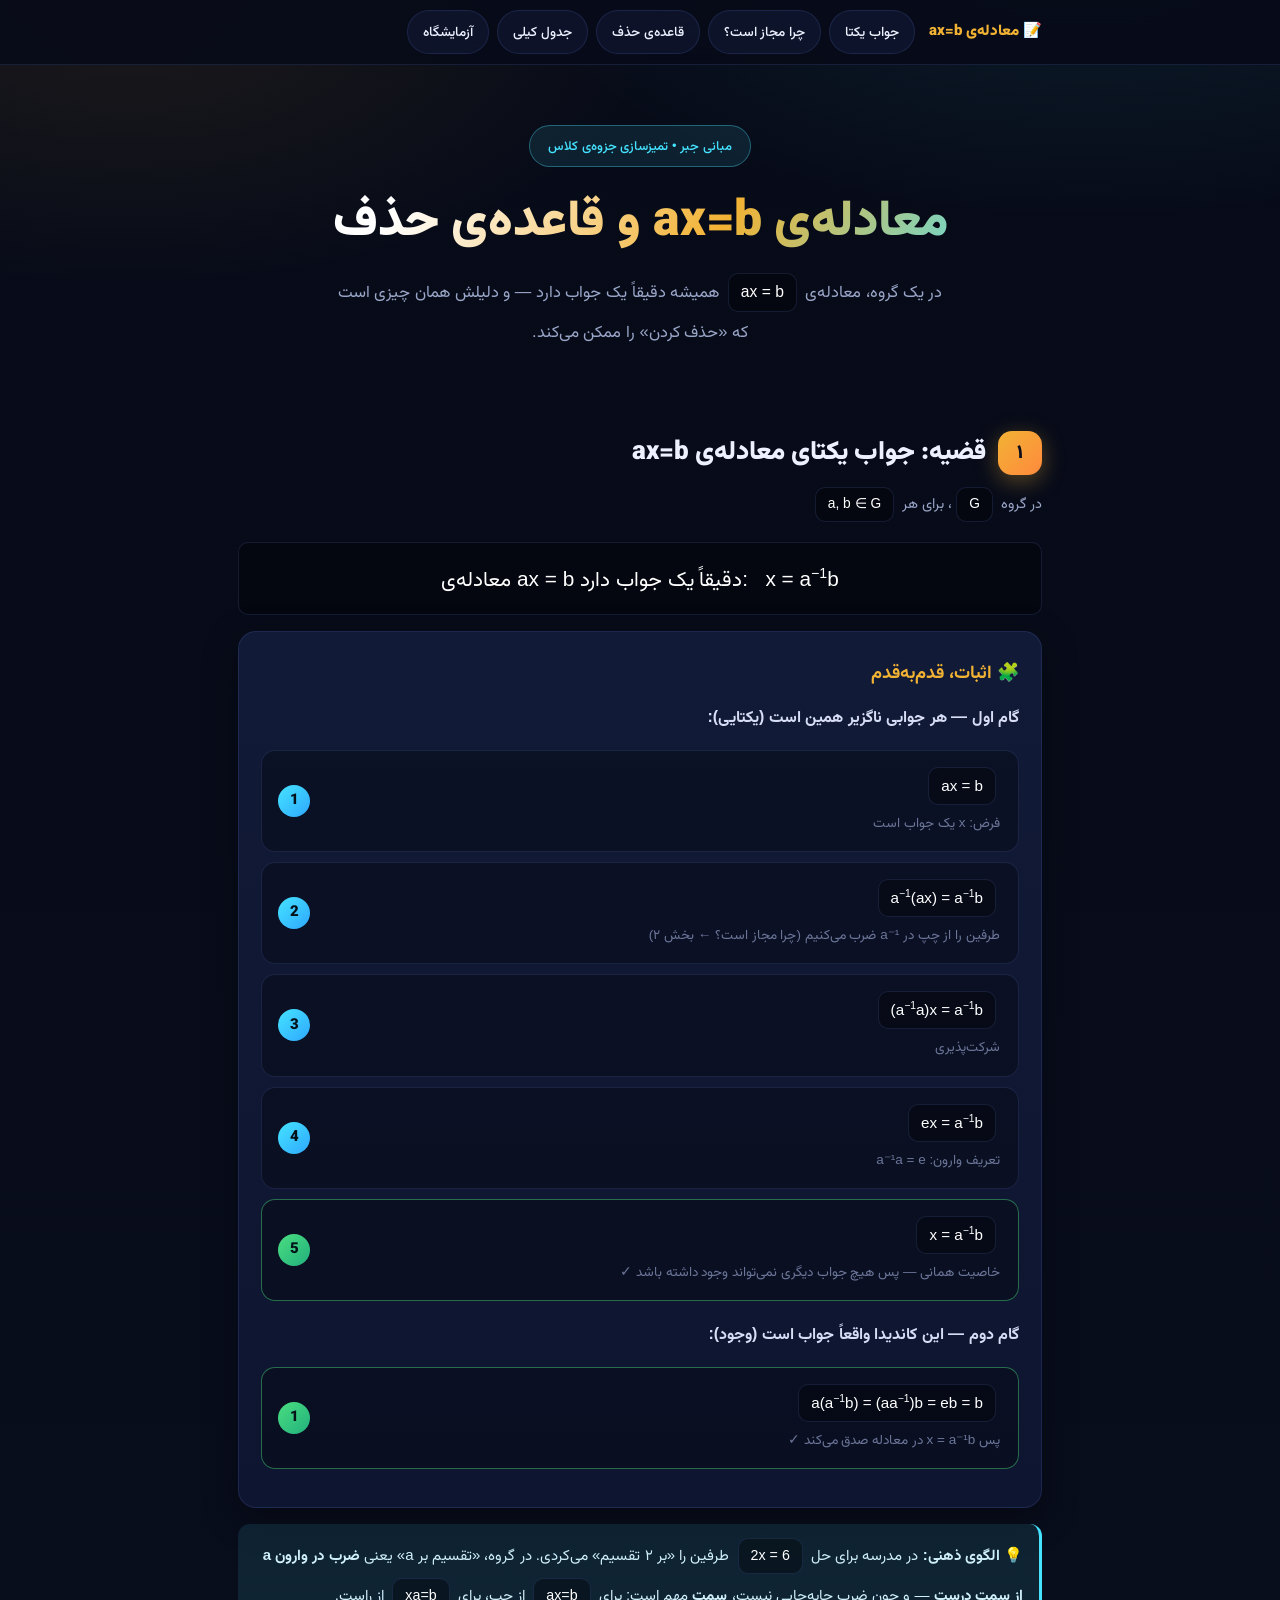
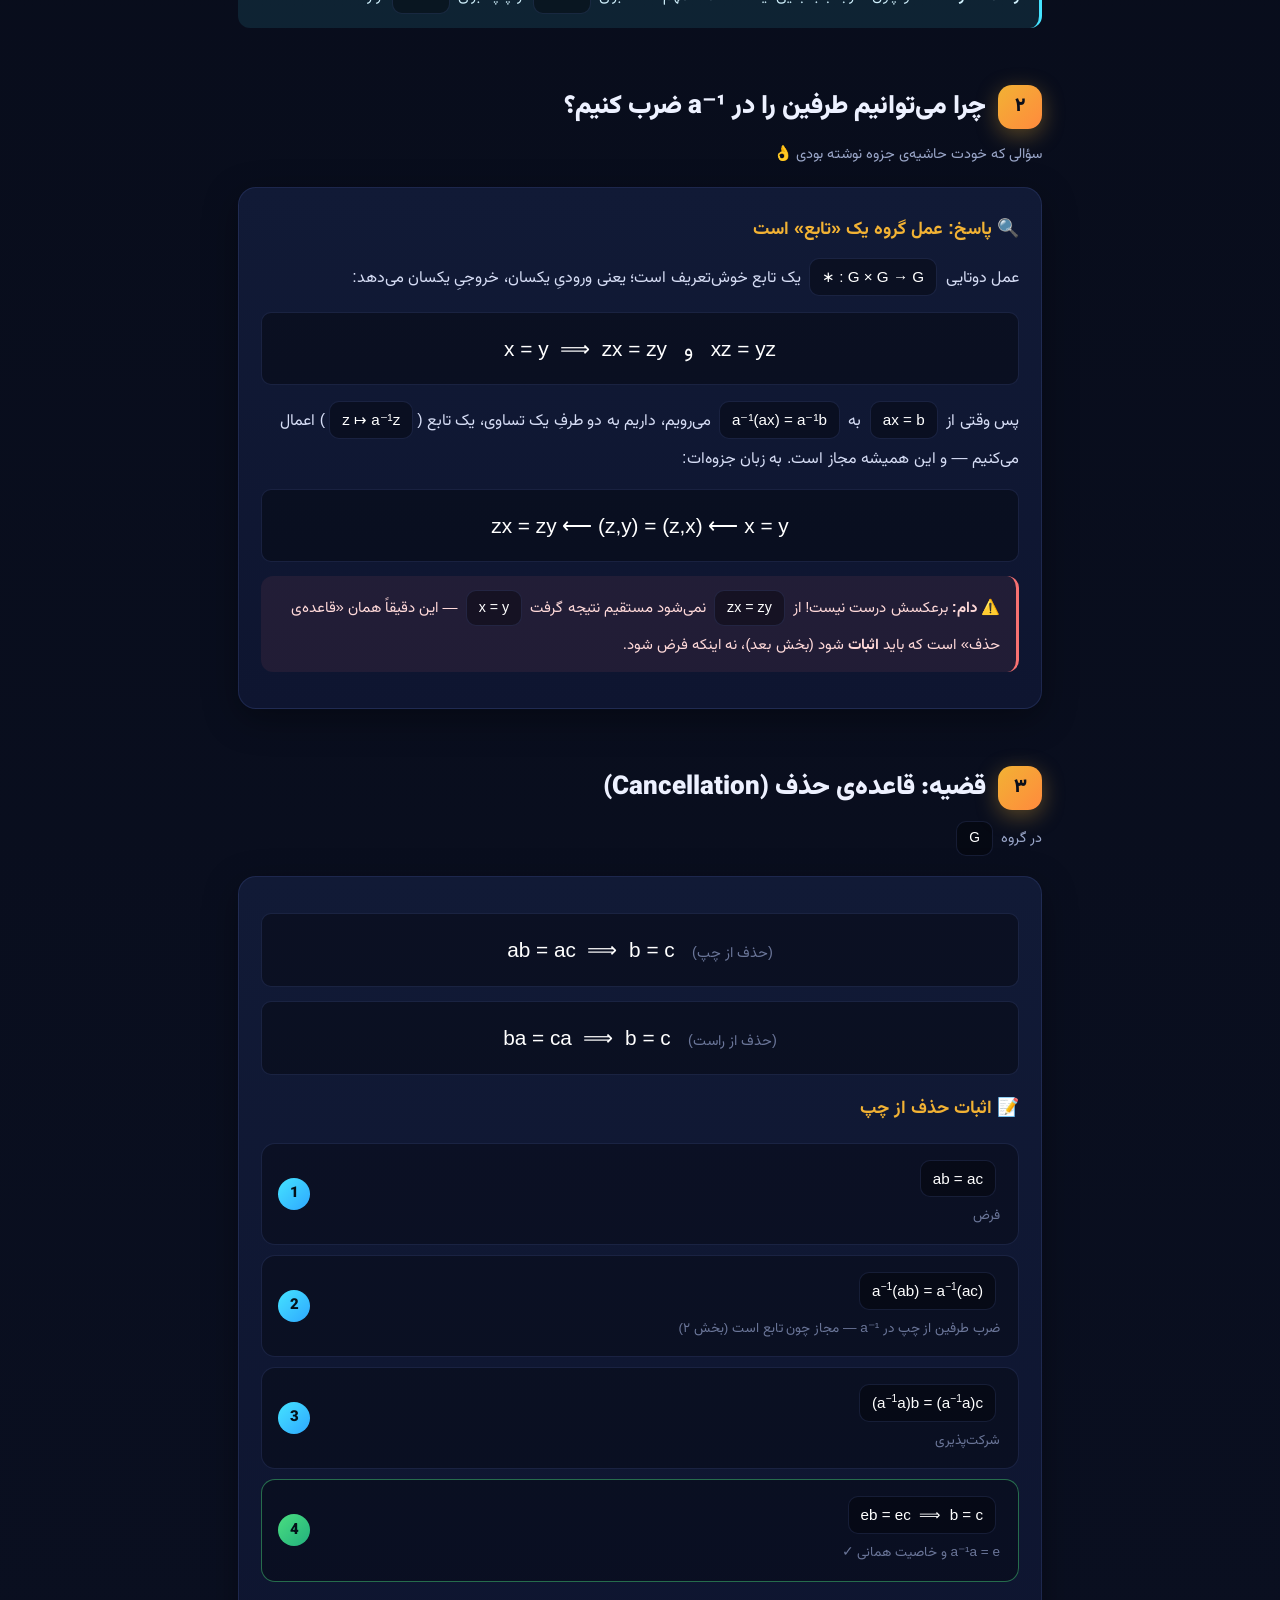
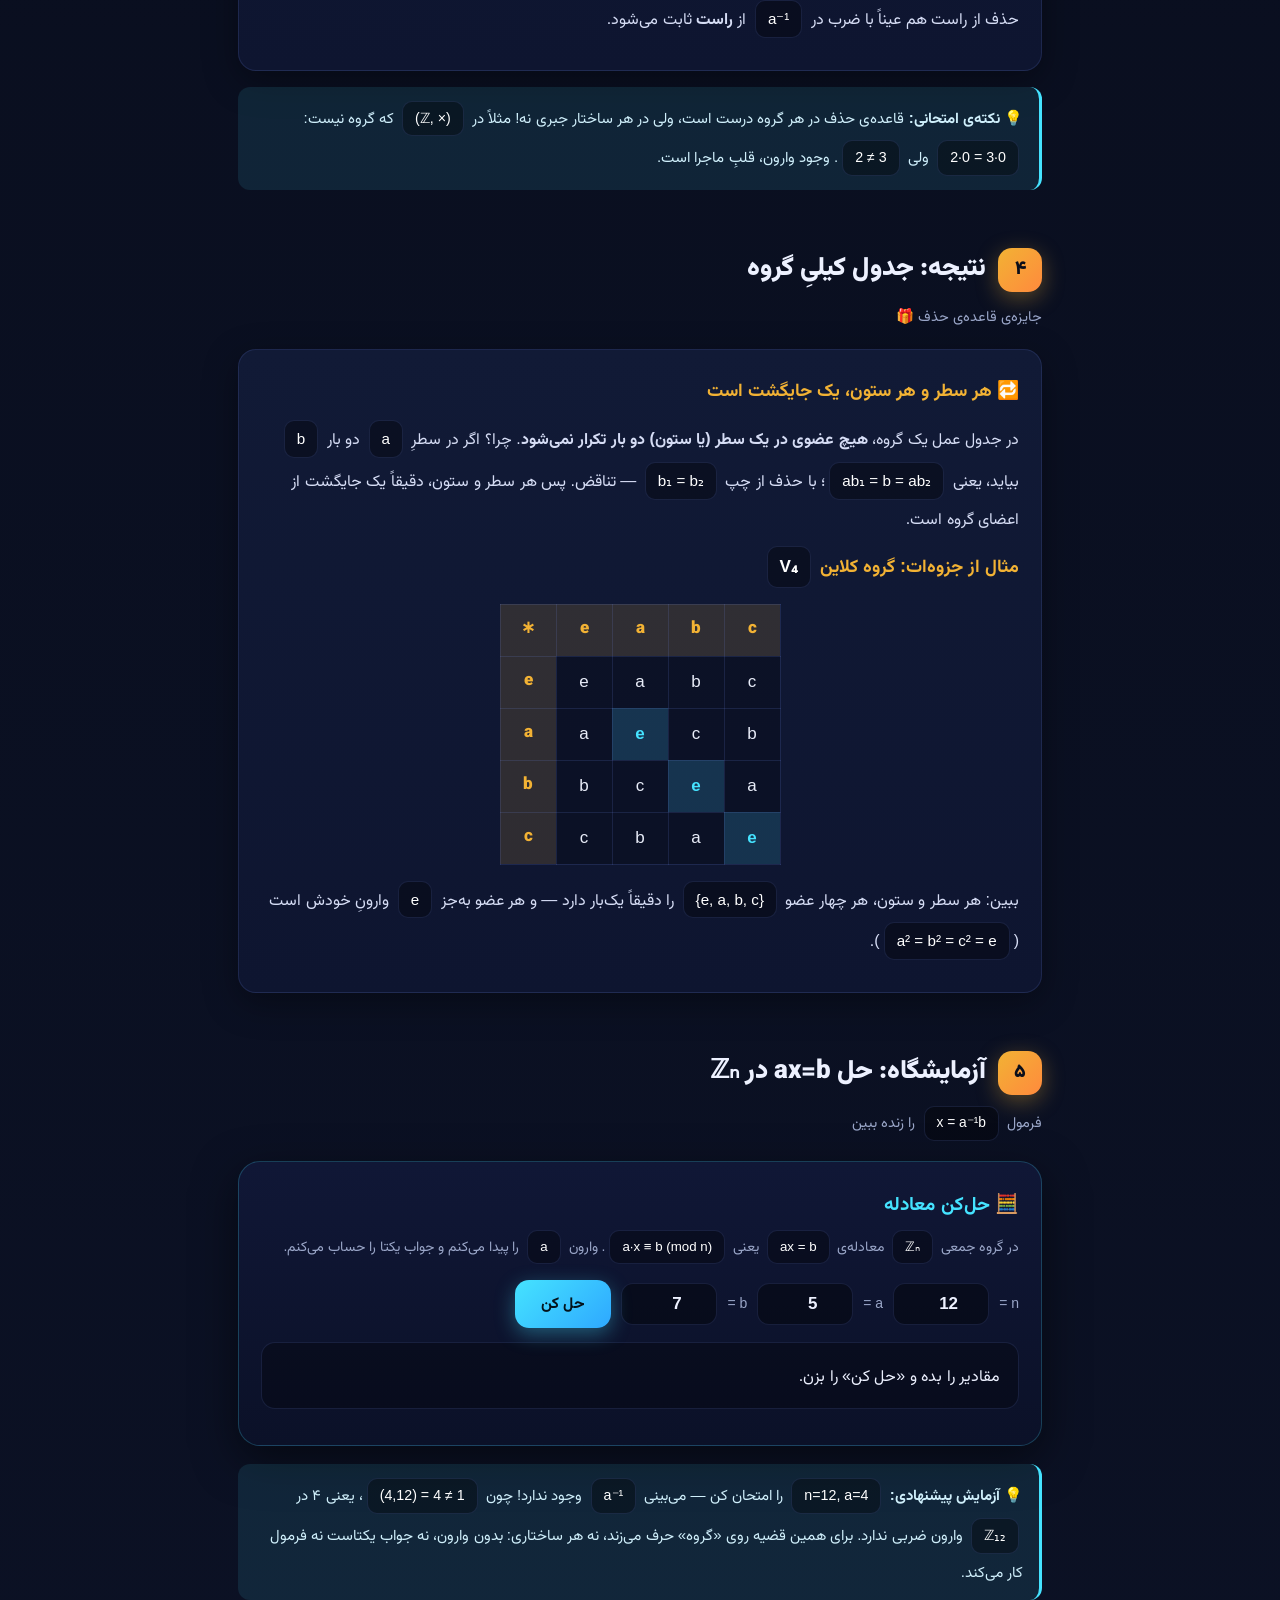
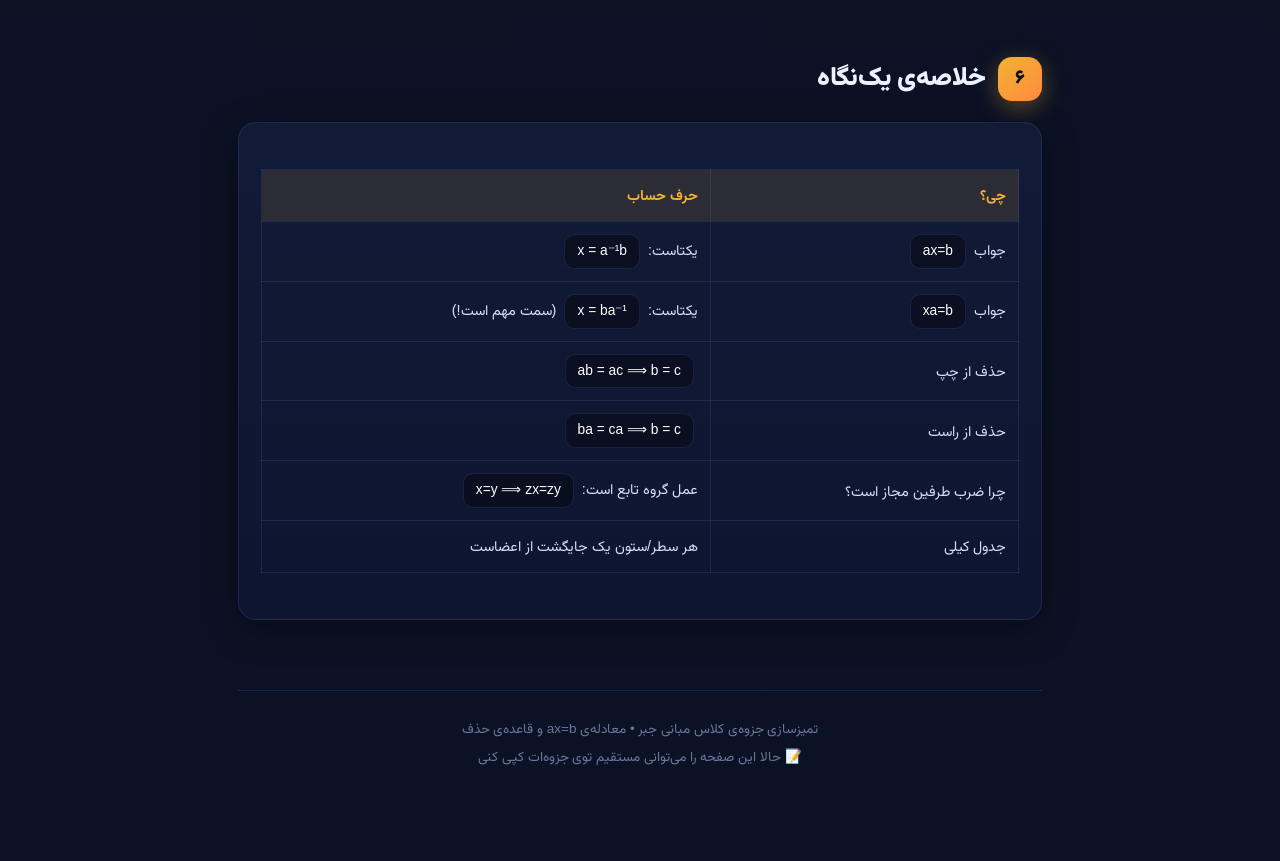
<file: group-equation.html>
<!DOCTYPE html>
<html lang="fa" dir="rtl">
<head>
<meta charset="UTF-8">
<meta name="viewport" content="width=device-width, initial-scale=1.0, viewport-fit=cover">
<title>معادله‌ی ax=b و قاعده‌ی حذف | مبانی جبر</title>
<link rel="preconnect" href="https://fonts.googleapis.com">
<link rel="preconnect" href="https://fonts.gstatic.com" crossorigin>
<link rel="icon" href="data:image/svg+xml,<svg xmlns=%22http://www.w3.org/2000/svg%22 viewBox=%220 0 100 100%22><text y=%22.9em%22 font-size=%2290%22>📝</text></svg>">
<style>
@font-face{font-family:'Vazirmatn';font-style:normal;font-weight:400;font-display:swap;src:url([data-uri]) format('woff2');unicode-range:U+0600-06FF,U+0750-077F,U+0870-0891,U+0897-08E1,U+08E3-08FF,U+200C-200E,U+2010-2011,U+204F,U+2E41,U+FB50-FDFF,U+FE70-FE74,U+FE76-FEFC,U+0660-0669,U+06F0-06F9;}
@font-face{font-family:'Vazirmatn';font-style:normal;font-weight:500;font-display:swap;src:url([data-uri]) format('woff2');unicode-range:U+0600-06FF,U+0750-077F,U+0870-0891,U+0897-08E1,U+08E3-08FF,U+200C-200E,U+2010-2011,U+204F,U+2E41,U+FB50-FDFF,U+FE70-FE74,U+FE76-FEFC,U+0660-0669,U+06F0-06F9;}
@font-face{font-family:'Vazirmatn';font-style:normal;font-weight:700;font-display:swap;src:url([data-uri]) format('woff2');unicode-range:U+0600-06FF,U+0750-077F,U+0870-0891,U+0897-08E1,U+08E3-08FF,U+200C-200E,U+2010-2011,U+204F,U+2E41,U+FB50-FDFF,U+FE70-FE74,U+FE76-FEFC,U+0660-0669,U+06F0-06F9;}
@font-face{font-family:'Vazirmatn';font-style:normal;font-weight:900;font-display:swap;src:url([data-uri]) format('woff2');unicode-range:U+0600-06FF,U+0750-077F,U+0870-0891,U+0897-08E1,U+08E3-08FF,U+200C-200E,U+2010-2011,U+204F,U+2E41,U+FB50-FDFF,U+FE70-FE74,U+FE76-FEFC,U+0660-0669,U+06F0-06F9;}
</style>
<link href="https://fonts.googleapis.com/css2?family=Vazirmatn:wght@400;500;700;900&display=swap" rel="stylesheet">
<style>
:root{
  --bg:#070b18; --bg2:#0c1226; --card:#111a36; --card2:#0e1530;
  --line:rgba(120,150,255,.14);
  --gold:#f2b234; --gold-dim:rgba(242,178,52,.14);
  --cyan:#45e3ff; --cyan-dim:rgba(69,227,255,.10);
  --green:#4ade80; --red:#f87171;
  --text:#edf1ff; --muted:#9aa6c8; --faint:#6b7699;
  --radius:18px;
}
*{box-sizing:border-box; -webkit-tap-highlight-color:transparent}
html{scroll-behavior:smooth}
body{
  margin:0; font-family:'Vazirmatn',Tahoma,sans-serif; color:var(--text);
  background:
    radial-gradient(1000px 500px at 85% -80px, rgba(69,227,255,.09), transparent 60%),
    radial-gradient(900px 480px at 10% 0px, rgba(242,178,52,.09), transparent 60%),
    linear-gradient(180deg, var(--bg) 0%, var(--bg2) 100%);
  min-height:100vh; line-height:2.1;
}
.wrap{max-width:840px; margin:0 auto; padding:0 18px 90px}
.topnav{position:sticky; top:0; z-index:50; background:rgba(7,11,24,.88); backdrop-filter:blur(14px); border-bottom:1px solid var(--line)}
.topnav .inner{max-width:840px; margin:0 auto; padding:10px 18px; display:flex; gap:8px; align-items:center; overflow-x:auto; scrollbar-width:none}
.topnav .inner::-webkit-scrollbar{display:none}
.brand{font-weight:900; font-size:15px; white-space:nowrap; color:var(--gold); margin-left:6px}
.chip{flex:0 0 auto; text-decoration:none; color:var(--text); font-size:13.5px; font-weight:500; border:1px solid var(--line); border-radius:999px; padding:7px 15px; background:rgba(20,28,60,.5); transition:.2s}
.chip:hover{border-color:var(--gold); color:var(--gold)}
.hero{padding:60px 0 26px; text-align:center}
.kicker{display:inline-block; font-size:13px; color:var(--cyan); border:1px solid rgba(69,227,255,.35); background:var(--cyan-dim); border-radius:999px; padding:6px 18px; margin-bottom:16px; font-weight:500}
.hero h1{font-size:clamp(30px,6.4vw,50px); font-weight:900; margin:0 0 8px; line-height:1.6;
  background:linear-gradient(120deg,#fff 20%,var(--gold) 60%,var(--cyan) 100%);
  -webkit-background-clip:text; background-clip:text; -webkit-text-fill-color:transparent}
.hero p.lead{color:var(--muted); font-size:16.5px; max-width:620px; margin:0 auto}
section{margin:52px 0}
.sec-head{display:flex; align-items:center; gap:12px; margin-bottom:4px}
.sec-num{flex:0 0 auto; width:44px; height:44px; border-radius:14px; display:grid; place-items:center; font-weight:900; font-size:19px; color:#0a0e1a; background:linear-gradient(135deg,var(--gold),#ff8a3d); box-shadow:0 6px 22px rgba(242,178,52,.35)}
.sec-head h2{margin:0; font-size:clamp(20px,4.4vw,26px); font-weight:900}
.sec-sub{color:var(--muted); margin:2px 0 18px; font-size:14.5px}
.card{background:linear-gradient(180deg,var(--card),var(--card2)); border:1px solid var(--line); border-radius:var(--radius); padding:22px; margin:16px 0; box-shadow:0 10px 34px rgba(0,0,0,.35)}
.card h3{margin:0 0 8px; font-size:18px; color:var(--gold)}
.card p{margin:8px 0; color:#d6ddf5}
.math{direction:ltr; display:inline-block; font-family:'Vazirmatn',Tahoma,sans-serif; background:rgba(0,0,0,.35); border:1px solid var(--line); border-radius:10px; padding:2px 12px; margin:2px 4px; font-size:.95em; white-space:nowrap; color:#fff}
.math.big{display:block; text-align:center; font-size:1.3em; padding:14px; margin:14px 0; white-space:normal}
.math sup,.math sub{font-size:.68em}
.note{border-right:3px solid var(--cyan); background:var(--cyan-dim); border-radius:12px; padding:12px 16px; margin:14px 0; font-size:15px; color:#cfeffb}
.warn{border-right:3px solid var(--red); background:rgba(248,113,113,.08); border-radius:12px; padding:12px 16px; margin:14px 0; font-size:15px; color:#ffd9d9}
.example{border-right:3px solid var(--gold); background:var(--gold-dim); border-radius:12px; padding:12px 16px; margin:14px 0; font-size:15px}
/* proof steps */
.steps{counter-reset:st; margin:16px 0; display:grid; gap:10px}
.step{position:relative; background:rgba(0,0,0,.3); border:1px solid var(--line); border-radius:14px; padding:14px 18px 14px 58px}
.step::before{counter-increment:st; content:counter(st); position:absolute; left:16px; top:50%; transform:translateY(-50%);
  width:32px; height:32px; border-radius:50%; display:grid; place-items:center; font-weight:900; font-size:15px;
  background:linear-gradient(135deg,var(--cyan),#2ea8ff); color:#04121a}
.step .why{display:block; font-size:13.5px; color:var(--faint); margin-top:2px}
.step.good{border-color:rgba(74,222,128,.45)}
.step.good::before{background:linear-gradient(135deg,var(--green),#22b07d)}
/* cayley table */
.tablewrap{overflow-x:auto; margin:14px 0}
table.cayley{border-collapse:collapse; margin:0 auto; font-size:17px}
table.cayley th, table.cayley td{border:1px solid var(--line); width:56px; height:52px; text-align:center}
table.cayley th{background:rgba(242,178,52,.14); color:var(--gold); font-weight:900}
table.cayley td{color:#e8ecf8; background:rgba(0,0,0,.25)}
table.cayley td.hl{background:rgba(69,227,255,.14); color:var(--cyan); font-weight:700}
/* lab */
.lab{background:linear-gradient(180deg,#101736,#0b1128); border:1px solid rgba(69,227,255,.22); border-radius:22px; padding:22px; margin:18px 0; box-shadow:0 14px 44px rgba(0,0,0,.5)}
.lab h3{margin:0 0 4px; color:var(--cyan); font-size:19px}
.lab .hint{color:var(--muted); font-size:14px; margin:0 0 14px}
.controls{display:flex; flex-wrap:wrap; gap:10px; align-items:center; margin:12px 0}
.ctl-label{font-size:14px; color:var(--muted); font-weight:500}
.numinput{font-family:inherit; font-size:17px; font-weight:700; color:var(--text); background:rgba(0,0,0,.4); border:1px solid var(--line); border-radius:12px; padding:10px 14px; width:96px; text-align:center}
.numinput:focus{outline:none; border-color:var(--cyan)}
.btn{font-family:inherit; font-weight:700; font-size:15.5px; cursor:pointer; border:none; border-radius:14px; padding:12px 26px; min-height:48px; background:linear-gradient(135deg,var(--cyan),#2ea8ff); color:#04121a; box-shadow:0 6px 20px rgba(69,227,255,.35); transition:.15s}
.btn:active{transform:scale(.97)}
.result{border-radius:14px; padding:16px 18px; margin:14px 0; font-size:16px; border:1px solid var(--line); background:rgba(0,0,0,.3); min-height:60px}
.result.good{border-color:rgba(74,222,128,.5); background:rgba(74,222,128,.07)}
.result.bad{border-color:rgba(248,113,113,.5); background:rgba(248,113,113,.07)}
.sumtable{width:100%; border-collapse:collapse; font-size:14.5px; margin:10px 0}
.sumtable th,.sumtable td{border:1px solid var(--line); padding:10px 12px; text-align:right}
.sumtable th{background:rgba(242,178,52,.12); color:var(--gold); font-weight:700}
.sumtable td{color:#d6ddf5}
footer{margin-top:70px; padding-top:24px; border-top:1px solid var(--line); color:var(--faint); font-size:13.5px; text-align:center}
@media (max-width:560px){ .wrap{padding:0 14px 70px} .card{padding:16px} .lab{padding:16px} .hero{padding:44px 0 20px} }
</style>
</head>
<body>
<nav class="topnav"><div class="inner">
  <span class="brand">📝 معادله‌ی ax=b</span>
  <a class="chip" href="#th1">جواب یکتا</a>
  <a class="chip" href="#why">چرا مجاز است؟</a>
  <a class="chip" href="#cancel">قاعده‌ی حذف</a>
  <a class="chip" href="#cayley">جدول کیلی</a>
  <a class="chip" href="#lab">آزمایشگاه</a>
</div></nav>
<div class="wrap">

<header class="hero">
  <span class="kicker">مبانی جبر • تمیزسازی جزوه‌ی کلاس</span>
  <h1>معادله‌ی ax=b و قاعده‌ی حذف</h1>
  <p class="lead">در یک گروه، معادله‌ی <span class="math">ax = b</span> همیشه دقیقاً یک جواب دارد — و دلیلش همان چیزی است که «حذف کردن» را ممکن می‌کند.</p>
</header>

<!-- ============ 1. جواب یکتا ============ -->
<section id="th1">
  <div class="sec-head"><div class="sec-num">۱</div><h2>قضیه: جواب یکتای معادله‌ی ax=b</h2></div>
  <p class="sec-sub">در گروه <span class="math">G</span>، برای هر <span class="math">a, b ∈ G</span></p>
  <div class="math big">معادله‌ی ax = b دقیقاً یک جواب دارد: &nbsp; x = a<sup>−1</sup>b</div>

  <div class="card">
    <h3>🧩 اثبات، قدم‌به‌قدم</h3>
    <p><b>گام اول — هر جوابی ناگزیر همین است (یکتایی):</b></p>
    <div class="steps">
      <div class="step"><span class="math">ax = b</span><span class="why">فرض: x یک جواب است</span></div>
      <div class="step"><span class="math">a<sup>−1</sup>(ax) = a<sup>−1</sup>b</span><span class="why">طرفین را از چپ در a⁻¹ ضرب می‌کنیم (چرا مجاز است؟ ← بخش ۲)</span></div>
      <div class="step"><span class="math">(a<sup>−1</sup>a)x = a<sup>−1</sup>b</span><span class="why">شرکت‌پذیری</span></div>
      <div class="step"><span class="math">ex = a<sup>−1</sup>b</span><span class="why">تعریف وارون: a⁻¹a = e</span></div>
      <div class="step good"><span class="math">x = a<sup>−1</sup>b</span><span class="why">خاصیت همانی — پس هیچ جواب دیگری نمی‌تواند وجود داشته باشد ✓</span></div>
    </div>
    <p><b>گام دوم — این کاندیدا واقعاً جواب است (وجود):</b></p>
    <div class="steps">
      <div class="step good"><span class="math">a(a<sup>−1</sup>b) = (aa<sup>−1</sup>)b = eb = b</span><span class="why">پس x = a⁻¹b در معادله صدق می‌کند ✓</span></div>
    </div>
  </div>

  <div class="note">
    💡 <b>الگوی ذهنی:</b> در مدرسه برای حل <span class="math">2x = 6</span> طرفین را «بر ۲ تقسیم» می‌کردی. در گروه، «تقسیم بر a» یعنی <b>ضرب در وارون a از سمت درست</b> — و چون ضرب جابه‌جایی نیست، <b>سمت</b> مهم است: برای <span class="math">ax=b</span> از چپ، برای <span class="math">xa=b</span> از راست.
  </div>
</section>

<!-- ============ 2. چرا مجاز است؟ ============ -->
<section id="why">
  <div class="sec-head"><div class="sec-num">۲</div><h2>چرا می‌توانیم طرفین را در a⁻¹ ضرب کنیم؟</h2></div>
  <p class="sec-sub">سؤالی که خودت حاشیه‌ی جزوه نوشته بودی 👌</p>
  <div class="card">
    <h3>🔍 پاسخ: عمل گروه یک «تابع» است</h3>
    <p>عمل دوتایی <span class="math">∗ : G × G → G</span> یک تابع خوش‌تعریف است؛ یعنی ورودیِ یکسان، خروجیِ یکسان می‌دهد:</p>
    <div class="math big">x = y &nbsp;⟹&nbsp; zx = zy &nbsp;&nbsp;و&nbsp;&nbsp; xz = yz</div>
    <p>پس وقتی از <span class="math">ax = b</span> به <span class="math">a⁻¹(ax) = a⁻¹b</span> می‌رویم، داریم به دو طرفِ یک تساوی، یک تابع (<span class="math">z ↦ a⁻¹z</span>) اعمال می‌کنیم — و این همیشه مجاز است. به زبان جزوه‌ات:</p>
    <div class="math big" dir="rtl" style="direction:rtl">x = y ‏⟵ (z,x) = (z,y) ‏⟵ zx = zy</div>
    <div class="warn">⚠️ <b>دام:</b> برعکسش درست نیست! از <span class="math">zx = zy</span> نمی‌شود مستقیم نتیجه گرفت <span class="math">x = y</span> — این دقیقاً همان «قاعده‌ی حذف» است که باید <b>اثبات</b> شود (بخش بعد)، نه اینکه فرض شود.</div>
  </div>
</section>

<!-- ============ 3. قاعده حذف ============ -->
<section id="cancel">
  <div class="sec-head"><div class="sec-num">۳</div><h2>قضیه: قاعده‌ی حذف (Cancellation)</h2></div>
  <p class="sec-sub">در گروه <span class="math">G</span></p>
  <div class="card">
    <div class="math big">ab = ac &nbsp;⟹&nbsp; b = c &nbsp;&nbsp;<span style="color:var(--faint);font-size:.7em">(حذف از چپ)</span></div>
    <div class="math big">ba = ca &nbsp;⟹&nbsp; b = c &nbsp;&nbsp;<span style="color:var(--faint);font-size:.7em">(حذف از راست)</span></div>
    <h3>📝 اثبات حذف از چپ</h3>
    <div class="steps">
      <div class="step"><span class="math">ab = ac</span><span class="why">فرض</span></div>
      <div class="step"><span class="math">a<sup>−1</sup>(ab) = a<sup>−1</sup>(ac)</span><span class="why">ضرب طرفین از چپ در a⁻¹ — مجاز چون تابع است (بخش ۲)</span></div>
      <div class="step"><span class="math">(a<sup>−1</sup>a)b = (a<sup>−1</sup>a)c</span><span class="why">شرکت‌پذیری</span></div>
      <div class="step good"><span class="math">eb = ec &nbsp;⟹&nbsp; b = c</span><span class="why">a⁻¹a = e و خاصیت همانی ✓</span></div>
    </div>
    <p class="muted">حذف از راست هم عیناً با ضرب در <span class="math">a⁻¹</span> از <b>راست</b> ثابت می‌شود.</p>
  </div>
  <div class="note">💡 <b>نکته‌ی امتحانی:</b> قاعده‌ی حذف در هر گروه درست است، ولی در هر ساختار جبری نه! مثلاً در <span class="math">(ℤ, ×)</span> که گروه نیست: <span class="math">2·0 = 3·0</span> ولی <span class="math">2 ≠ 3</span>. وجود وارون، قلبِ ماجرا است.</div>
</section>

<!-- ============ 4. جدول کیلی ============ -->
<section id="cayley">
  <div class="sec-head"><div class="sec-num">۴</div><h2>نتیجه: جدول کیلیِ گروه</h2></div>
  <p class="sec-sub">جایزه‌ی قاعده‌ی حذف 🎁</p>
  <div class="card">
    <h3>🔁 هر سطر و هر ستون، یک جایگشت است</h3>
    <p>در جدول عمل یک گروه، <b>هیچ عضوی در یک سطر (یا ستون) دو بار تکرار نمی‌شود</b>. چرا؟ اگر در سطرِ <span class="math">a</span> دو بار <span class="math">b</span> بیاید، یعنی <span class="math">ab₁ = b = ab₂</span>؛ با حذف از چپ <span class="math">b₁ = b₂</span> — تناقض. پس هر سطر و ستون، دقیقاً یک جایگشت از اعضای گروه است.</p>
    <h3>مثال از جزوه‌ات: گروه کلاین <span class="math">V₄</span></h3>
    <div class="tablewrap"><table class="cayley" dir="ltr">
      <tr><th>∗</th><th>e</th><th>a</th><th>b</th><th>c</th></tr>
      <tr><th>e</th><td>e</td><td>a</td><td>b</td><td>c</td></tr>
      <tr><th>a</th><td>a</td><td class="hl">e</td><td>c</td><td>b</td></tr>
      <tr><th>b</th><td>b</td><td>c</td><td class="hl">e</td><td>a</td></tr>
      <tr><th>c</th><td>c</td><td>b</td><td>a</td><td class="hl">e</td></tr>
    </table></div>
    <p class="muted">ببین: هر سطر و ستون، هر چهار عضو <span class="math">{e, a, b, c}</span> را دقیقاً یک‌بار دارد — و هر عضو به‌جز <span class="math">e</span> وارونِ خودش است (<span class="math">a² = b² = c² = e</span>).</p>
  </div>
</section>

<!-- ============ 5. آزمایشگاه ============ -->
<section id="lab">
  <div class="sec-head"><div class="sec-num">۵</div><h2>آزمایشگاه: حل ax=b در ℤₙ</h2></div>
  <p class="sec-sub">فرمول <span class="math">x = a⁻¹b</span> را زنده ببین</p>
  <div class="lab">
    <h3>🧮 حل‌کن معادله</h3>
    <p class="hint">در گروه جمعی <span class="math">ℤₙ</span> معادله‌ی <span class="math">ax = b</span> یعنی <span class="math">a·x ≡ b (mod n)</span>. وارون <span class="math">a</span> را پیدا می‌کنم و جواب یکتا را حساب می‌کنم.</p>
    <div class="controls">
      <span class="ctl-label">n =</span><input class="numinput" id="inN" type="number" value="12" min="2" max="200">
      <span class="ctl-label">a =</span><input class="numinput" id="inA" type="number" value="5" min="1" max="199">
      <span class="ctl-label">b =</span><input class="numinput" id="inB" type="number" value="7" min="0" max="199">
      <button class="btn" id="btnSolve">حل کن</button>
    </div>
    <div class="result" id="labResult">مقادیر را بده و «حل کن» را بزن.</div>
  </div>
  <div class="note">💡 <b>آزمایش پیشنهادی:</b> <span class="math">n=12, a=4</span> را امتحان کن — می‌بینی <span class="math">a⁻¹</span> وجود ندارد! چون <span class="math">(4,12) = 4 ≠ 1</span>، یعنی ۴ در <span class="math">ℤ₁₂</span> وارون ضربی ندارد. برای همین قضیه روی «گروه» حرف می‌زند، نه هر ساختاری: بدون وارون، نه جواب یکتاست نه فرمول کار می‌کند.</div>
</section>

<!-- ============ 6. خلاصه ============ -->
<section id="sum">
  <div class="sec-head"><div class="sec-num">۶</div><h2>خلاصه‌ی یک‌نگاه</h2></div>
  <div class="card">
    <div class="tablewrap"><table class="sumtable">
      <tr><th>چی؟</th><th>حرف حساب</th></tr>
      <tr><td>جواب <span class="math">ax=b</span></td><td>یکتاست: <span class="math">x = a⁻¹b</span></td></tr>
      <tr><td>جواب <span class="math">xa=b</span></td><td>یکتاست: <span class="math">x = ba⁻¹</span> (سمت مهم است!)</td></tr>
      <tr><td>حذف از چپ</td><td><span class="math">ab = ac ⟹ b = c</span></td></tr>
      <tr><td>حذف از راست</td><td><span class="math">ba = ca ⟹ b = c</span></td></tr>
      <tr><td>چرا ضرب طرفین مجاز است؟</td><td>عمل گروه تابع است: <span class="math">x=y ⟹ zx=zy</span></td></tr>
      <tr><td>جدول کیلی</td><td>هر سطر/ستون یک جایگشت از اعضاست</td></tr>
    </table></div>
  </div>
</section>

<footer>
  تمیزسازی جزوه‌ی کلاس مبانی جبر • معادله‌ی ax=b و قاعده‌ی حذف<br>
  📝 حالا این صفحه را می‌توانی مستقیم توی جزوه‌ات کپی کنی
</footer>
</div>

<script>
(function(){
"use strict";
var FA='۰۱۲۳۴۵۶۷۸۹';
function faNum(x){ return String(x).replace(/\d/g,function(d){return FA[+d];}); }
function egcd(a,b){ if(b===0) return [a,1,0]; var r=egcd(b,a%b), g=r[0], x=r[2], y=r[1]-Math.floor(a/b)*r[2]; return [g,x,y]; }
function modInv(a,n){ var r=egcd(((a%n)+n)%n,n); if(r[0]!==1) return null; return ((r[1]%n)+n)%n; }

document.getElementById('btnSolve').onclick=function(){
  var n=+document.getElementById('inN').value, a=+document.getElementById('inA').value, b=+document.getElementById('inB').value;
  var box=document.getElementById('labResult');
  if(!(n>=2)||!(a>=0)||!(b>=0)){ box.className='result bad'; box.textContent='ورودی‌ها معتبر نیستند.'; return; }
  a%=n; b%=n;
  var inv=modInv(a,n);
  if(inv===null){
    box.className='result bad';
    box.innerHTML='❌ <b>'+faNum(a)+' در '+ '<span class="math">ℤ'+faNum(n)+'</span>' +' وارون ضربی ندارد</b> (چون ب.م.م با '+faNum(n)+' یک نیست). پس این‌جا گروه نیست و قضیه اعمال نمی‌شود — معادله ممکن است صفر یا چند جواب داشته باشد.';
    return;
  }
  var x=(inv*b)%n, check=(a*x)%n;
  box.className='result good';
  box.innerHTML='✅ <b>جواب یکتا:</b> '+ '<span class="math">x = a<sup>-1</sup>b = '+inv+' × '+b+' = '+x+' (mod '+n+')</span>'
    +'<br>راستی‌آزمایی: '+ '<span class="math">a·x = '+a+' × '+x+' = '+check+' ≡ b (mod '+n+')</span>' +' ✓'
    +'<br><span style="color:var(--muted);font-size:14px">چون '+faNum(a)+' و '+faNum(n)+' نسبت به هم اول‌اند، وارون '+faNum(a)+' برابر '+faNum(inv)+' است.</span>';
};
// solve on Enter
['inN','inA','inB'].forEach(function(id){
  document.getElementById(id).addEventListener('keydown',function(e){ if(e.key==='Enter') document.getElementById('btnSolve').click(); });
});
window.__eq={ solve:function(n,a,b){
  document.getElementById('inN').value=n; document.getElementById('inA').value=a; document.getElementById('inB').value=b;
  document.getElementById('btnSolve').click();
  return document.getElementById('labResult').textContent;
}};
})();
</script>
</body>
</html>
</file>
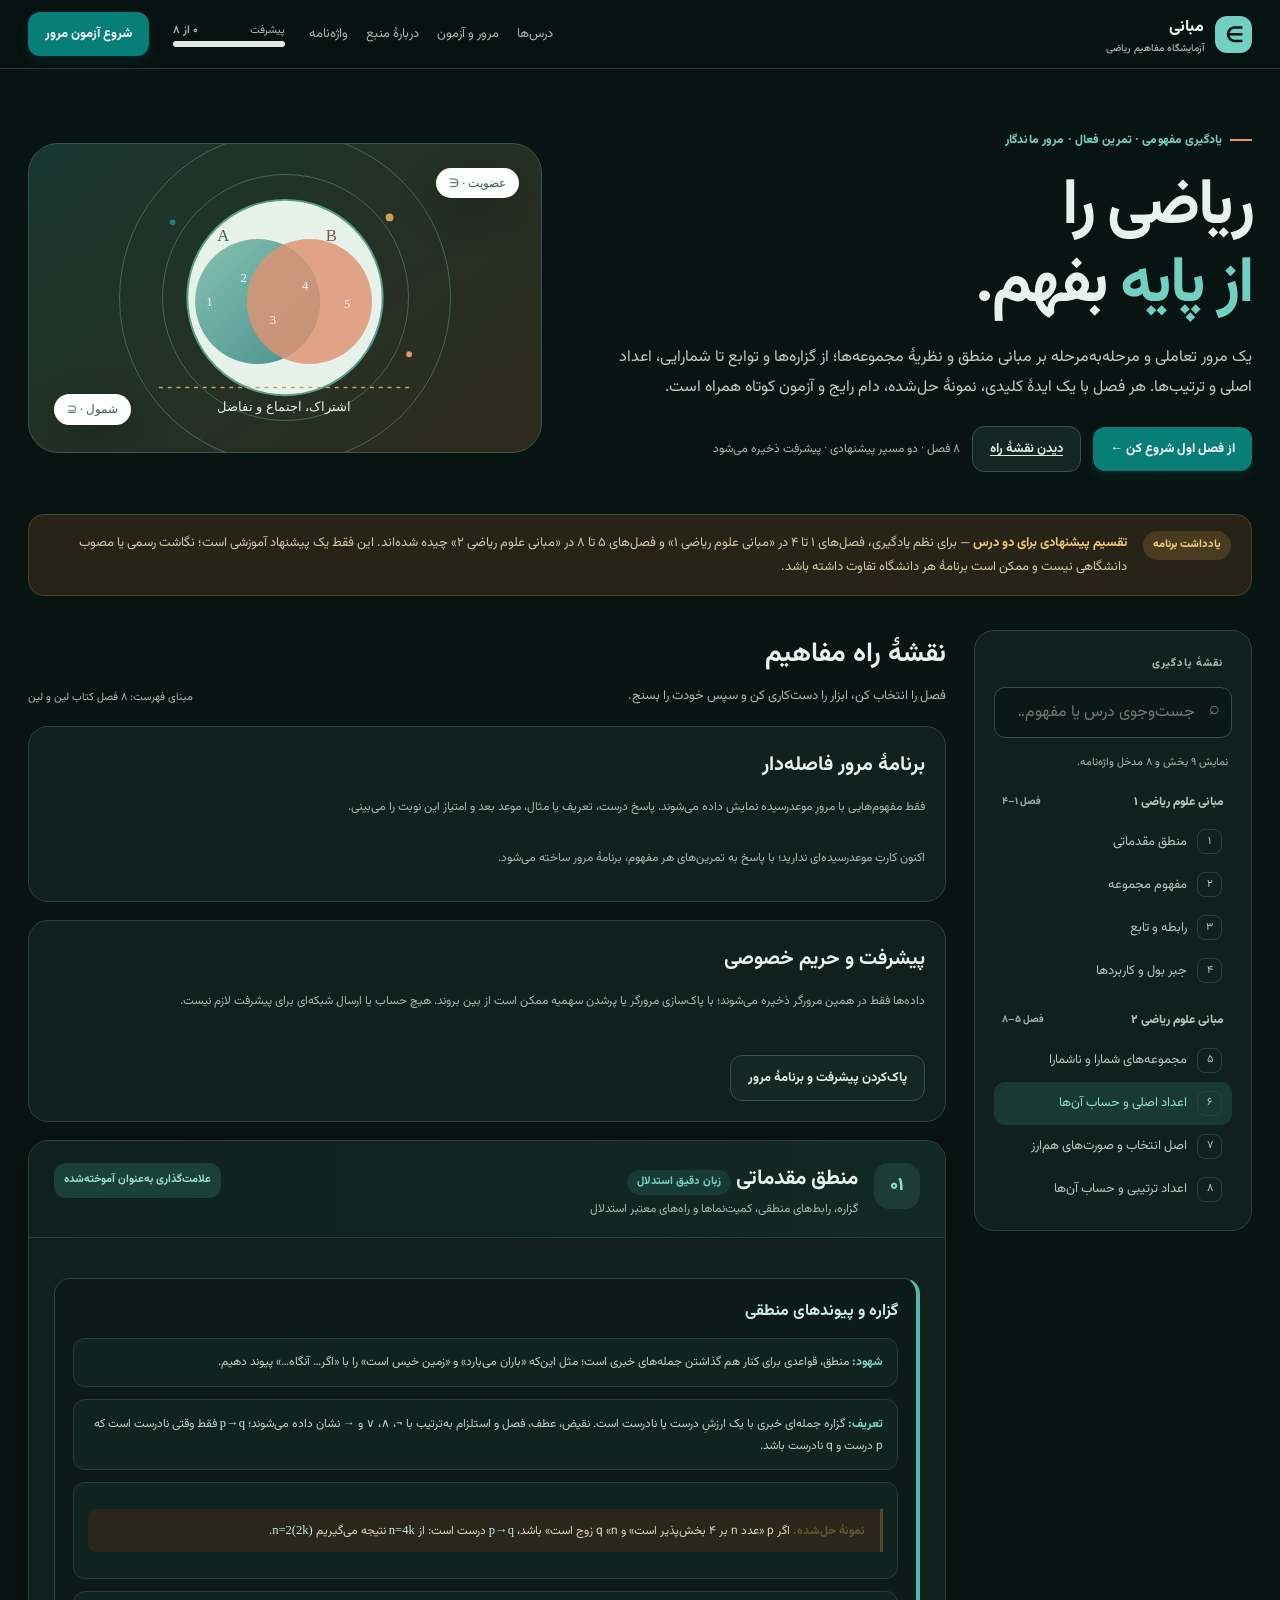
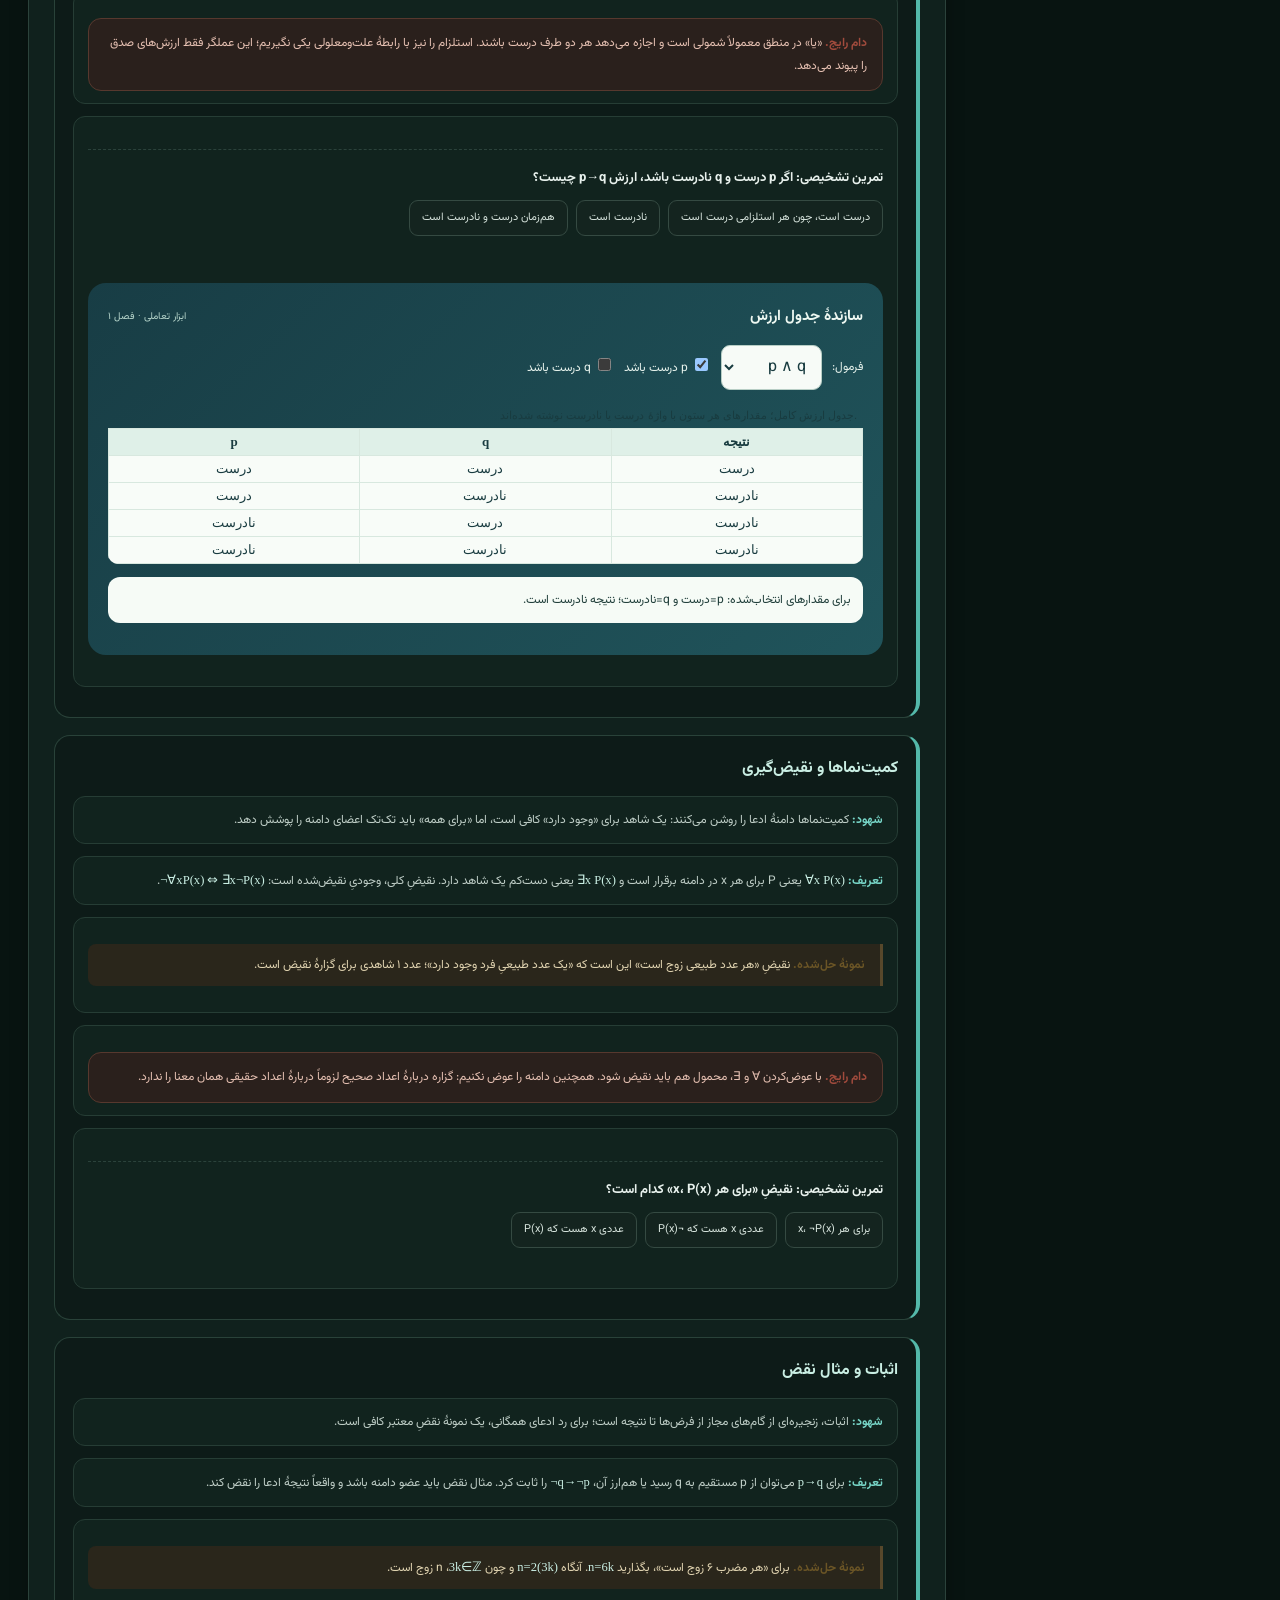
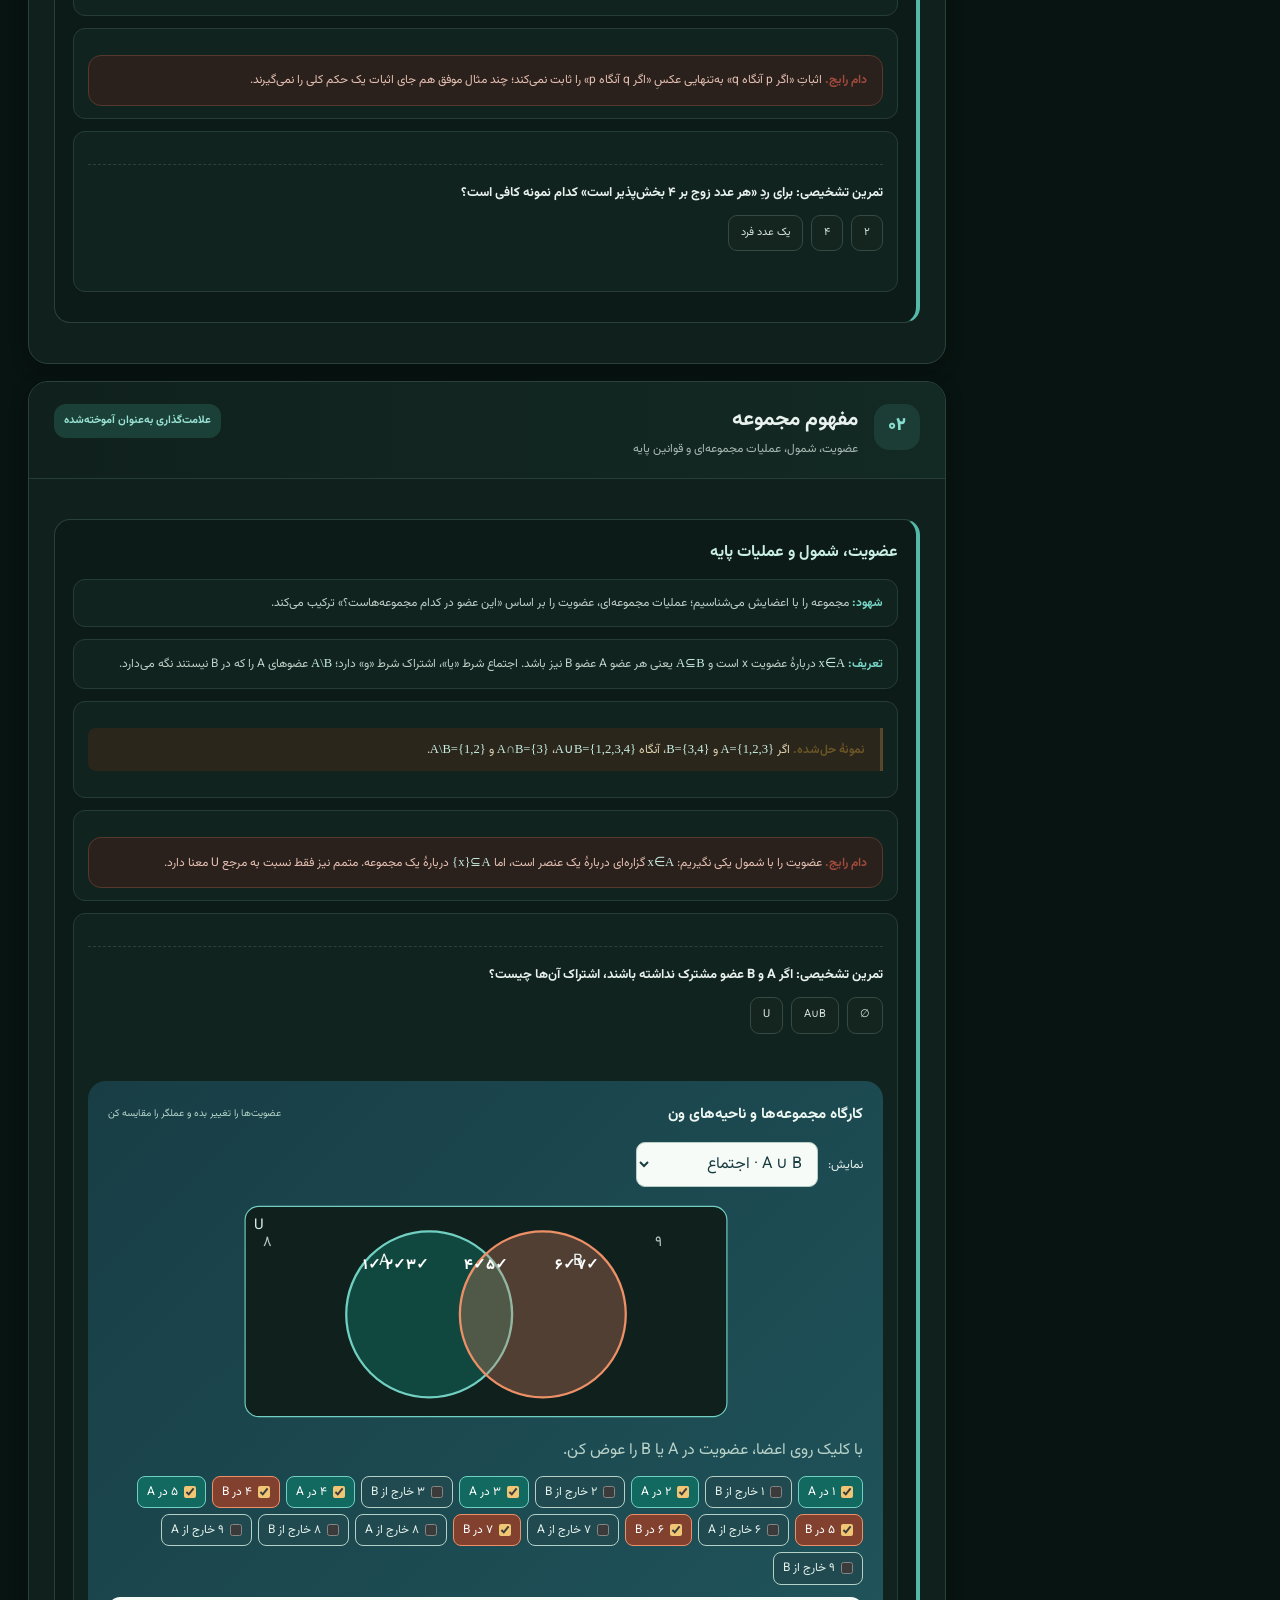
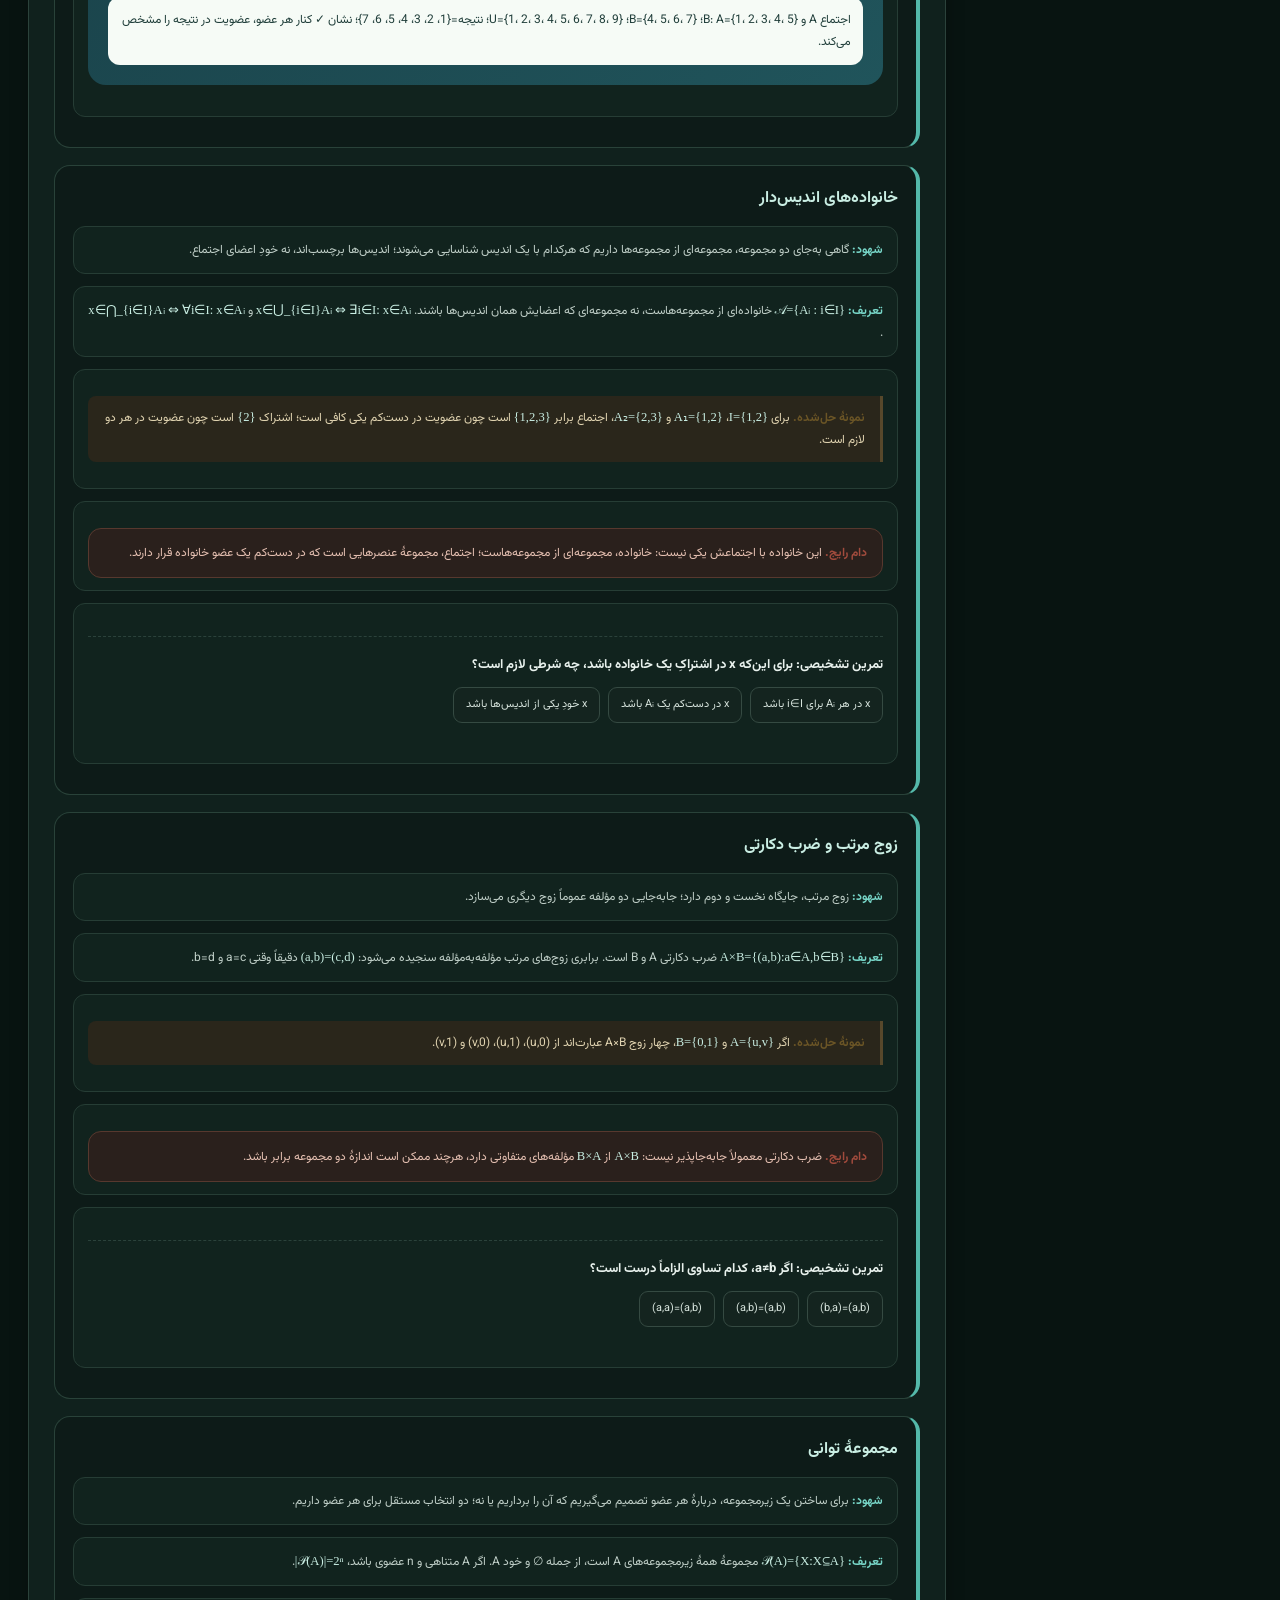
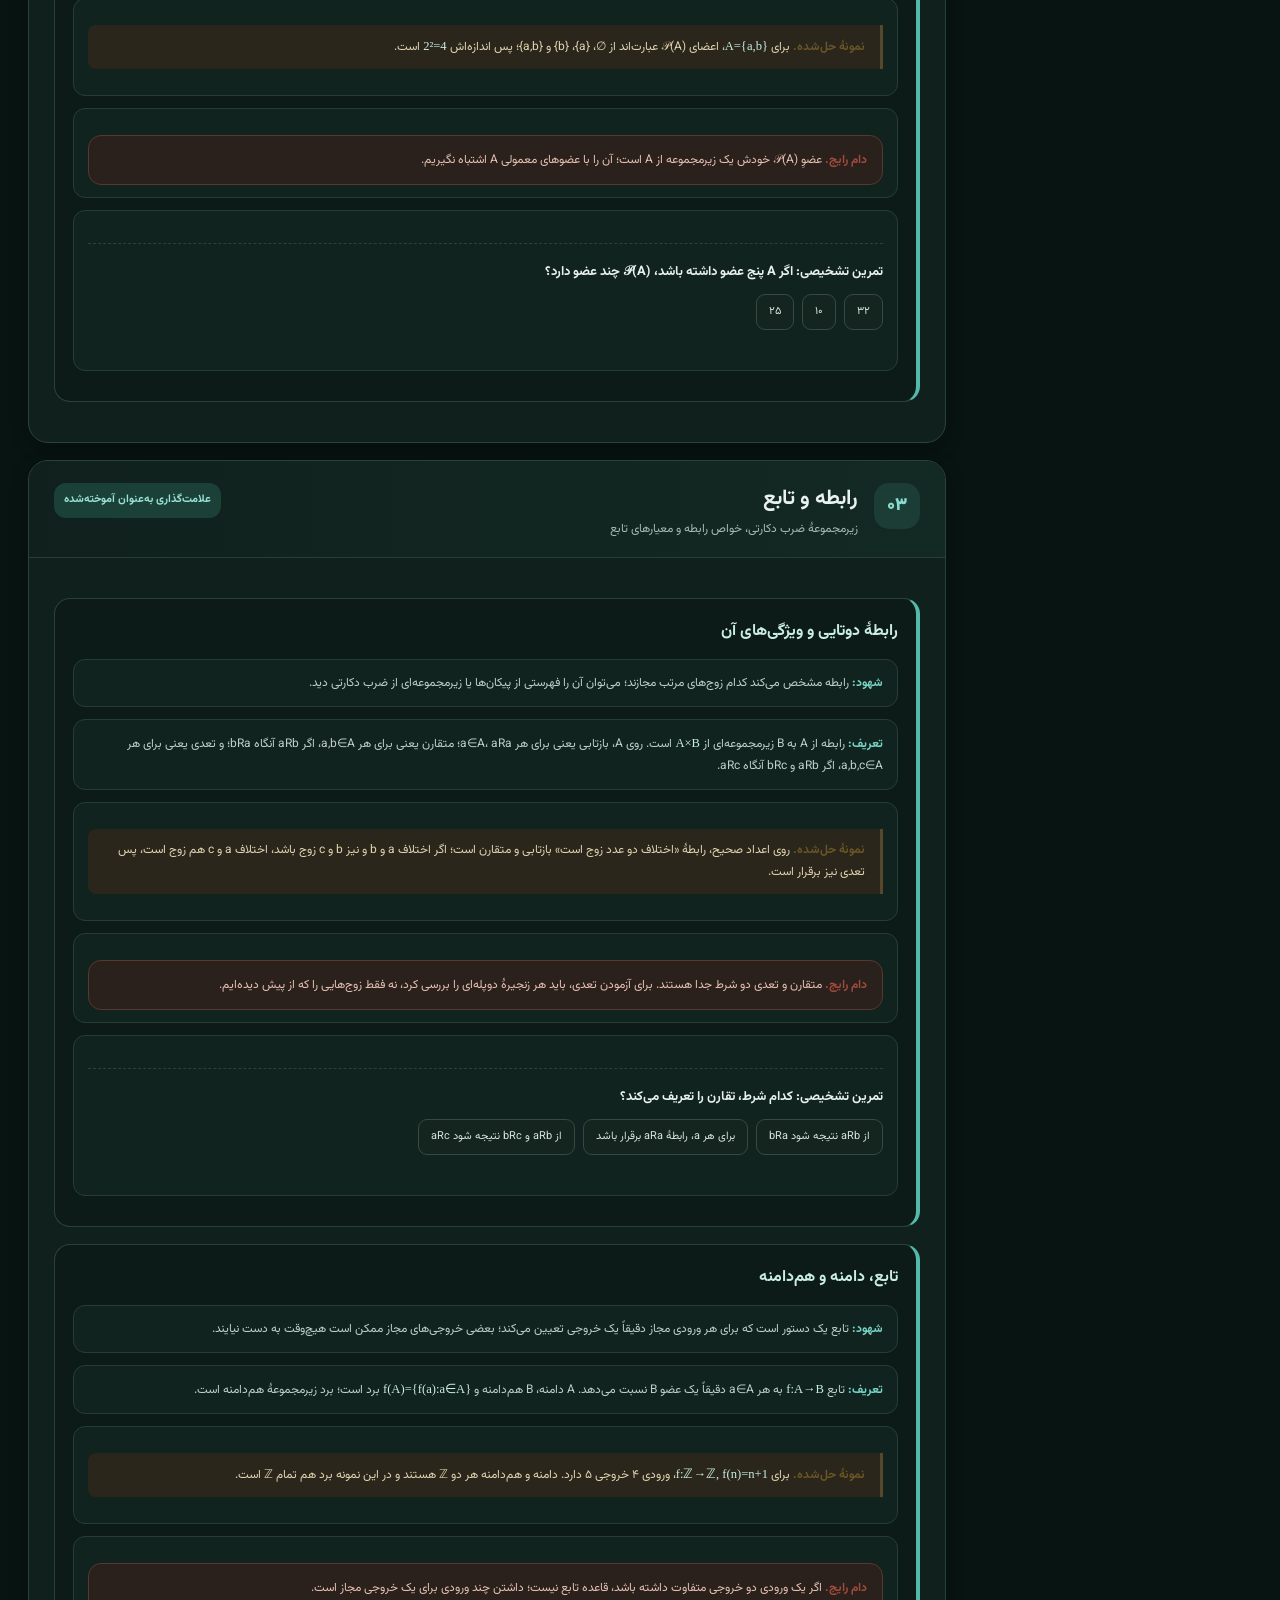
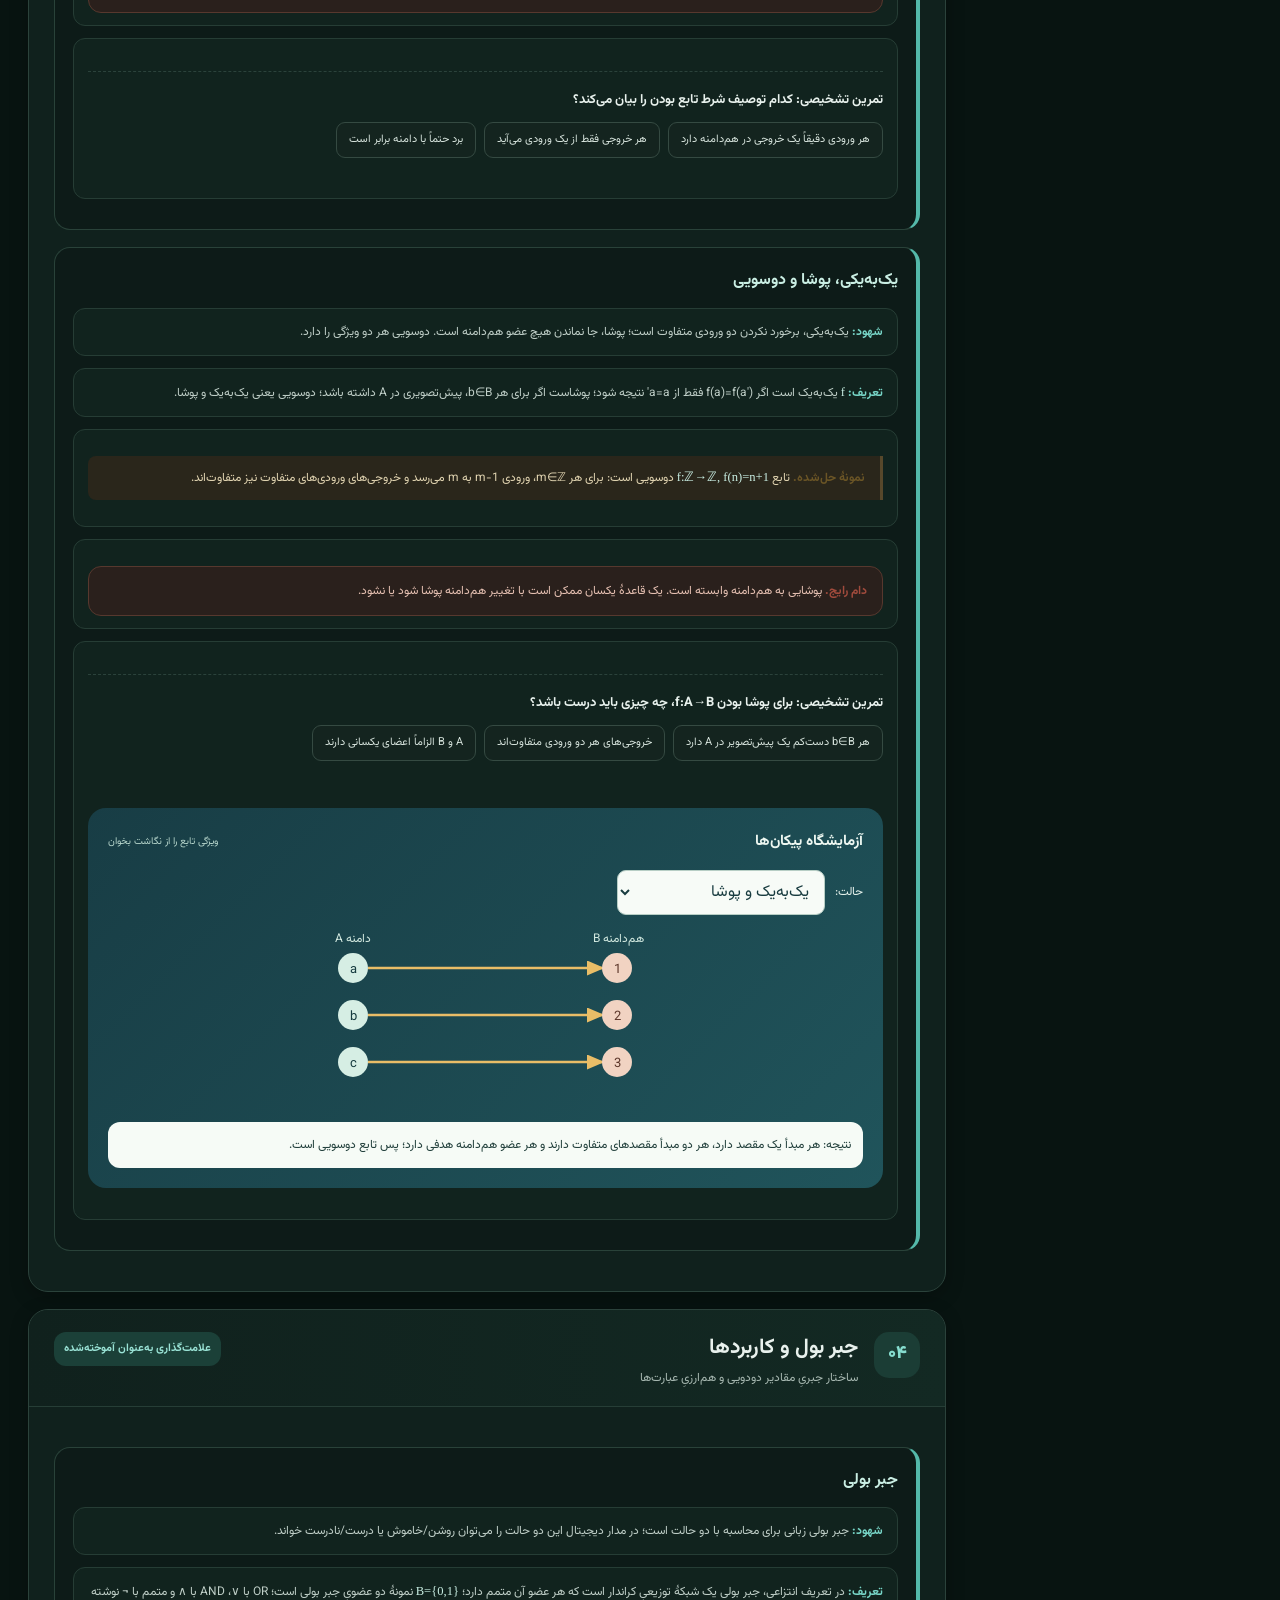
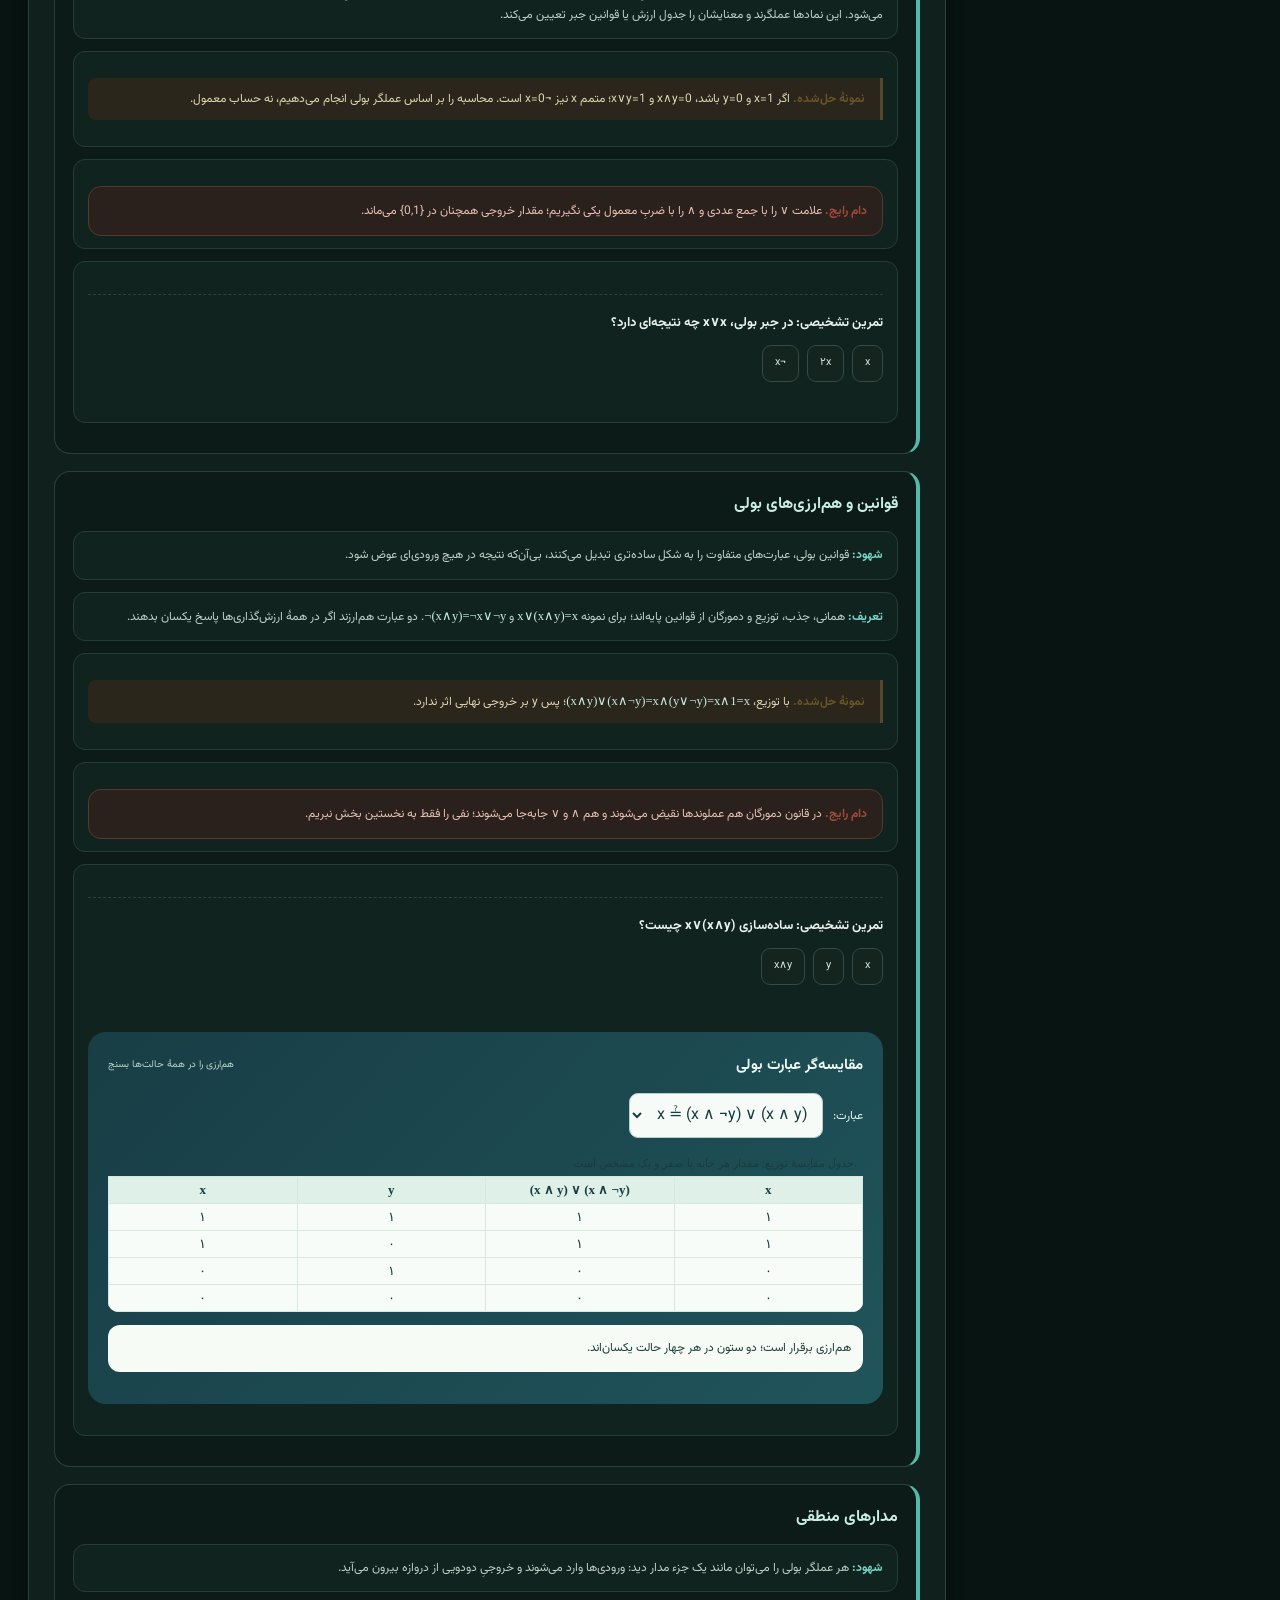
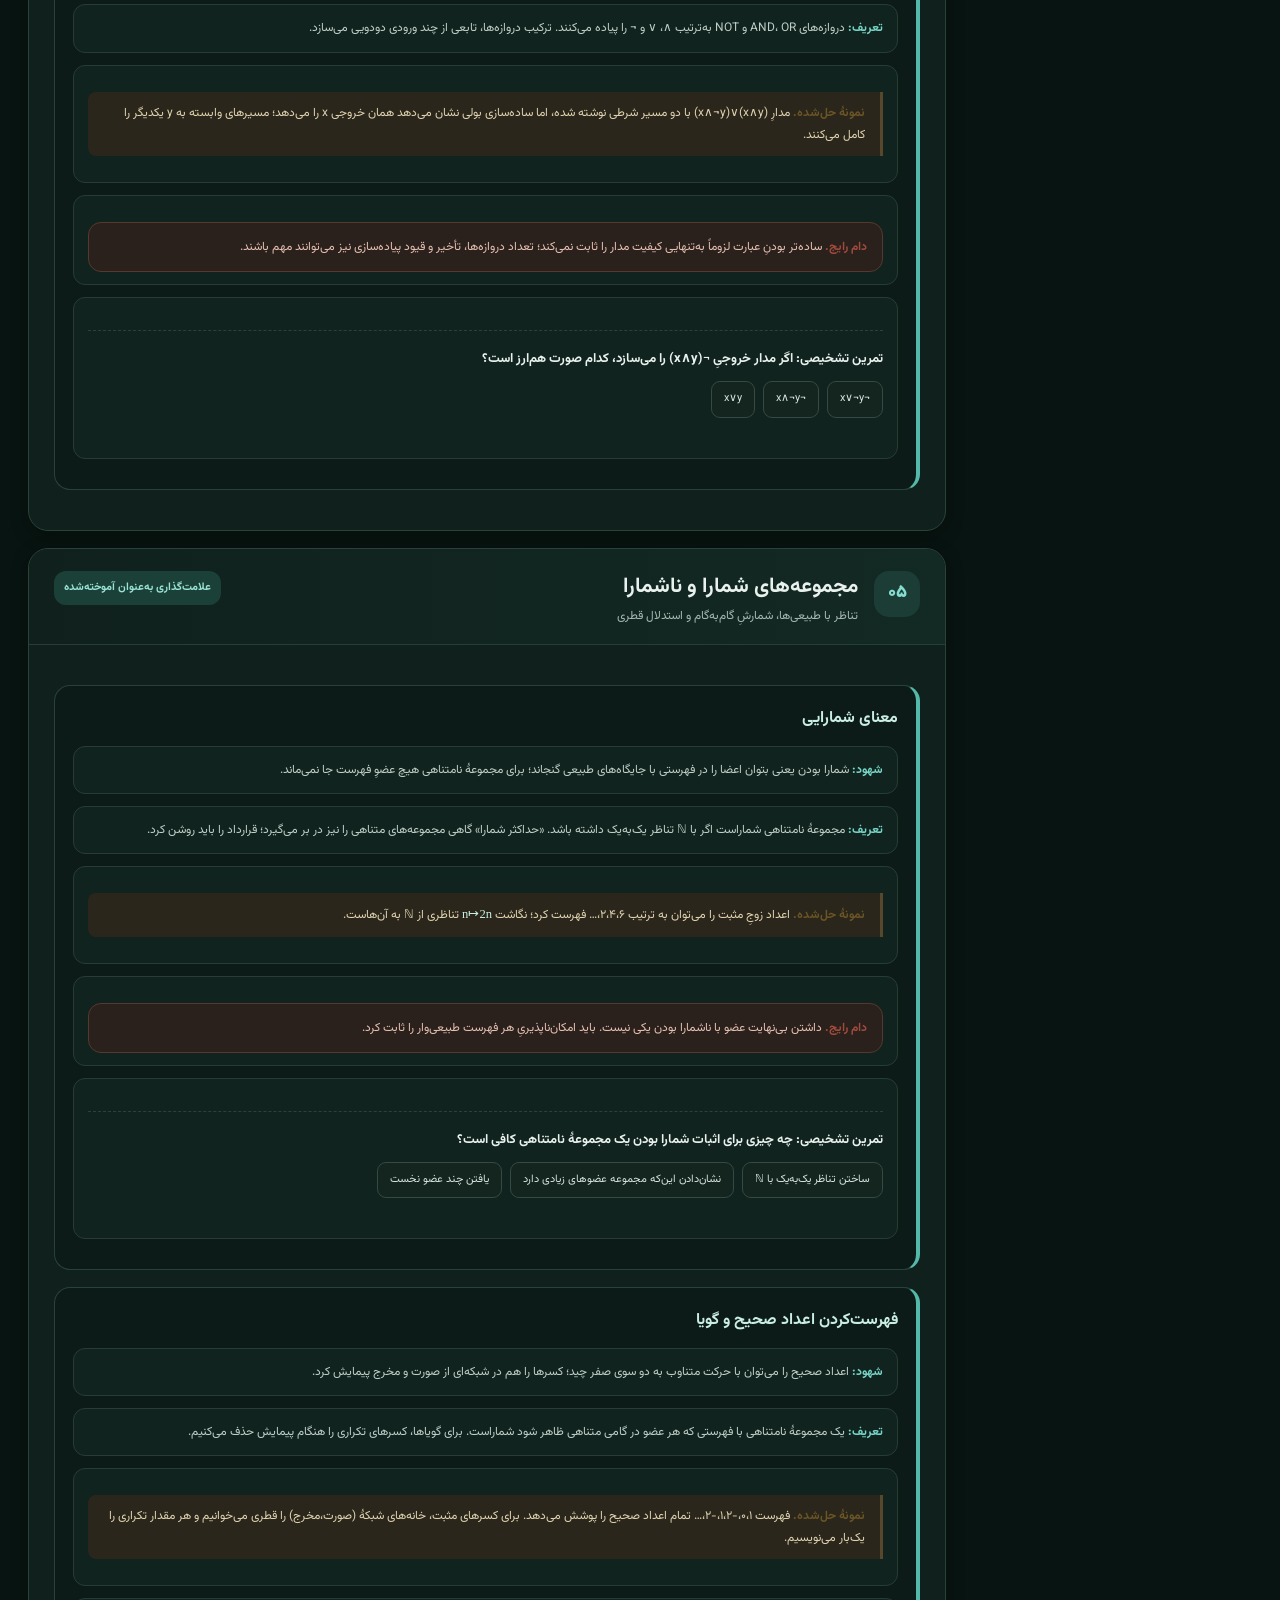
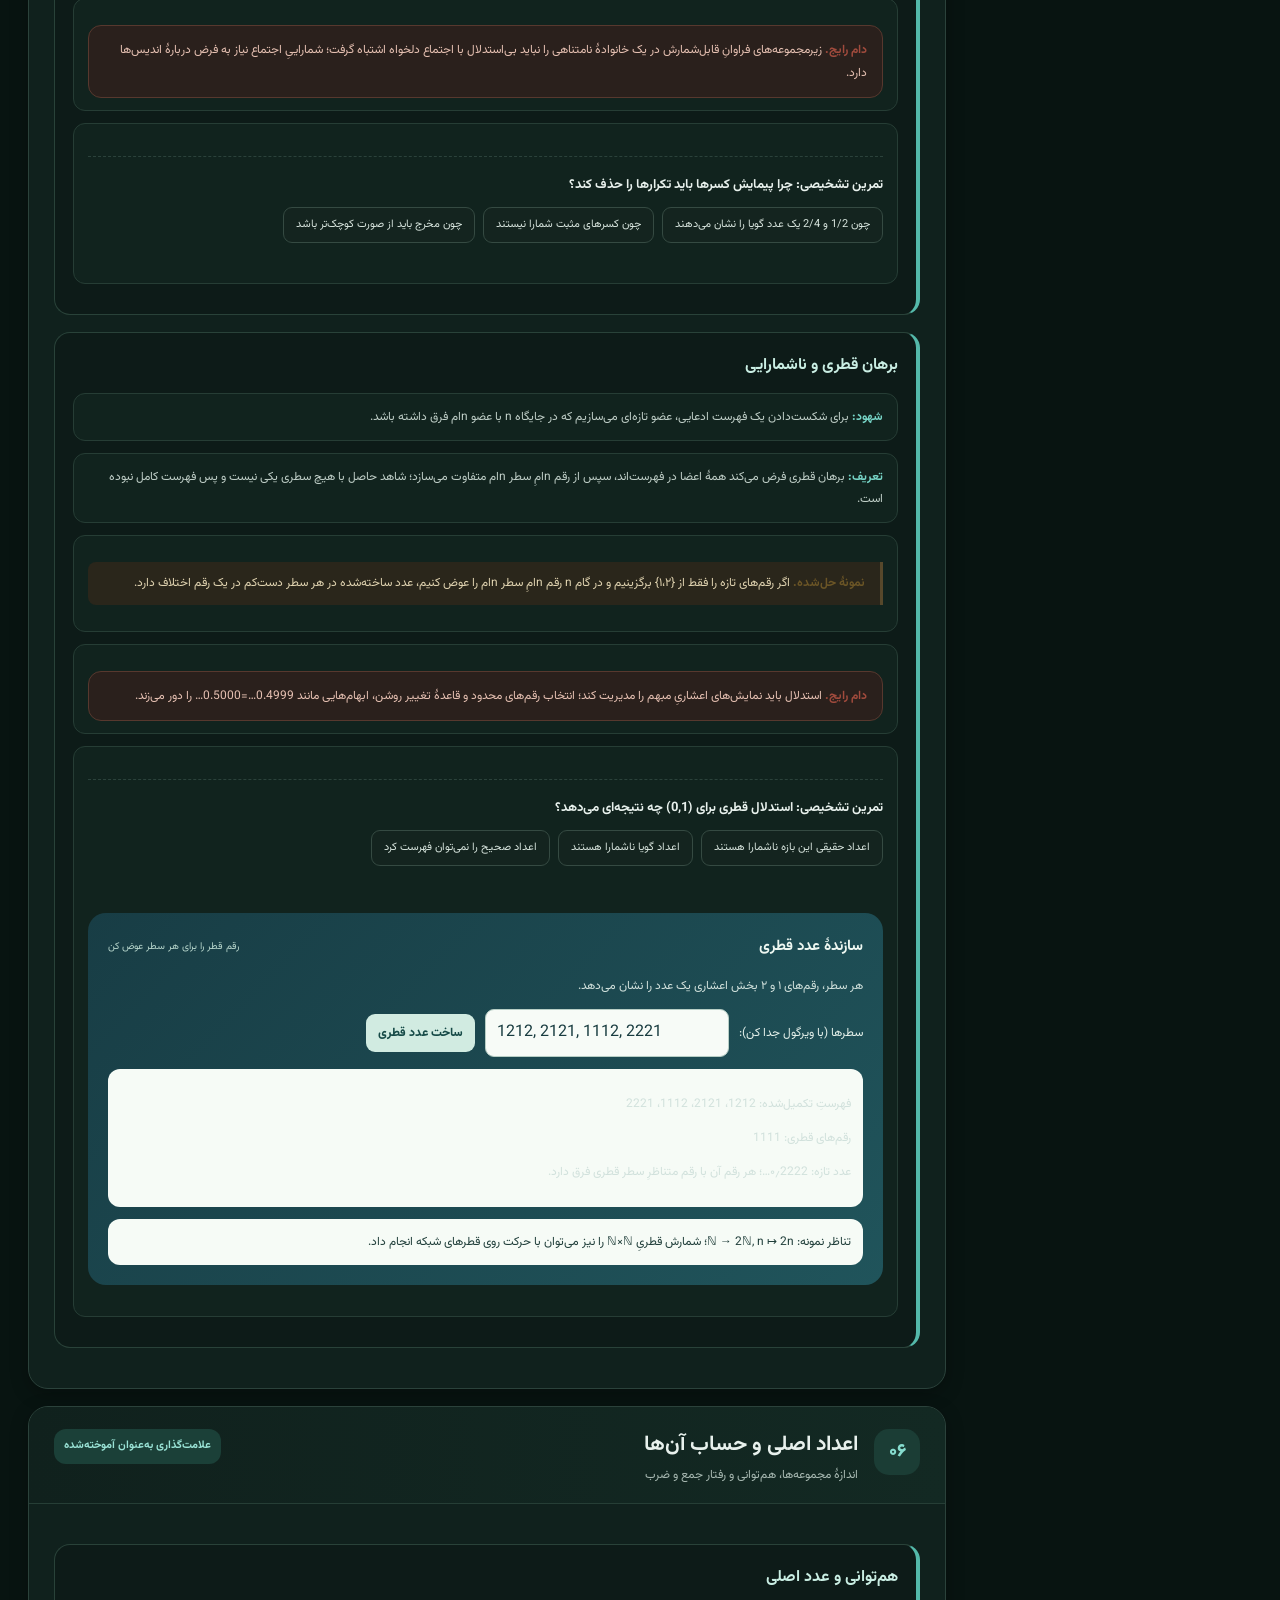
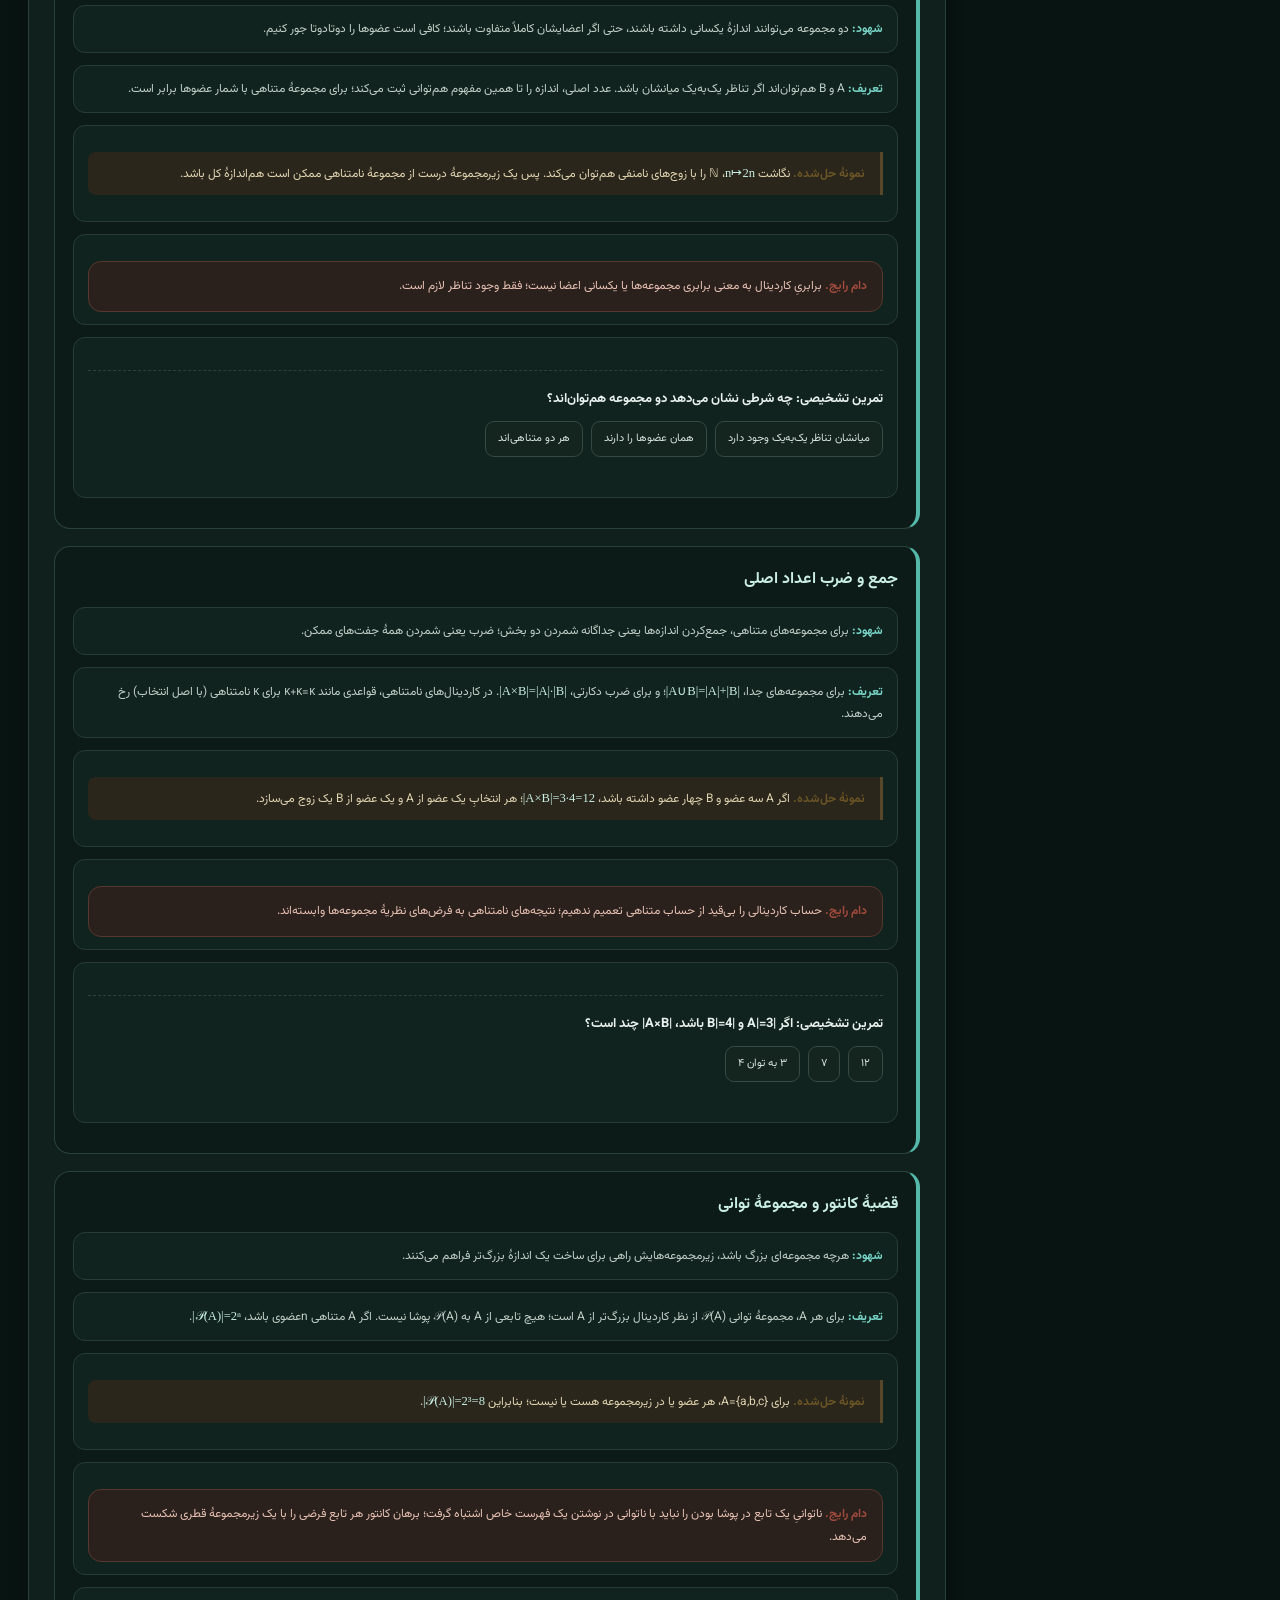
<file: mabani-study.html>
<!doctype html>
<html lang="fa" dir="rtl">
<head>
<meta charset="utf-8">
<meta name="viewport" content="width=device-width, initial-scale=1">
<meta name="theme-color" content="#081411">
<meta name="description" content="مرور تعاملی و فارسی مبانی علوم ریاضی ۱ و ۲؛ هشت فصل نظریهٔ مجموعه‌ها، منطق، رابطه، شمارایی، کاردینال و ترتیبی.">
<title>مبانی | آزمایشگاه مفاهیم ریاضی</title>
<style>
:root{--ink:#142a2b;--muted:#657674;--paper:#f4f6f2;--card:#fff;--line:#dce4dc;--teal:#087e78;--teal2:#d8efea;--coral:#c35d49;--sand:#f1e8d8;--gold:#d0a750;--navy:#193c46;--shadow:0 16px 42px rgba(20,42,43,.08);--radius:22px}*{box-sizing:border-box}html{scroll-behavior:smooth;scroll-padding-top:90px}body{margin:0;background:var(--paper);color:var(--ink);font-family:Vazirmatn,"IRANSansX",Tahoma,Arial,sans-serif;line-height:1.85}button,input,select{font:inherit}button{cursor:pointer}a{color:var(--teal);text-underline-offset:3px}.skip{position:absolute;inset-inline-start:-999px;top:8px;background:#fff;padding:10px}.skip:focus{inset-inline-start:10px;z-index:20}.topbar{position:sticky;top:0;z-index:10;background:rgba(244,246,242,.92);backdrop-filter:blur(16px);border-bottom:1px solid var(--line)}.topinner{max-width:1320px;margin:auto;padding:12px 28px;display:flex;align-items:center;gap:24px}.brand{display:flex;align-items:center;gap:11px;color:var(--ink);text-decoration:none;font-weight:800;white-space:nowrap}.brandmark{width:37px;height:37px;display:grid;place-items:center;color:white;background:var(--teal);border-radius:12px;font-family:Georgia,serif;font-size:21px;direction:ltr}.brand small{display:block;color:var(--muted);font-size:10px;font-weight:500;line-height:1.3}.topnav{display:flex;gap:18px;margin-inline-start:auto}.topnav a{font-size:13px;text-decoration:none;color:var(--muted)}.topnav a:hover{color:var(--teal)}.progress-mini{min-width:112px}.progress-label{font-size:11px;color:var(--muted);display:flex;justify-content:space-between}.track{height:6px;background:#e3e9e2;border-radius:9px;overflow:hidden}.track>i{display:block;width:0;height:100%;background:var(--teal);transition:width .35s;border-radius:9px}.btn{border:0;background:var(--teal);color:#fff;padding:10px 17px;border-radius:12px;font-weight:700;font-size:13px;box-shadow:0 5px 12px #087e7822}.btn:hover{background:#066b66;transform:translateY(-1px)}.btn.secondary{background:#fff;color:var(--ink);border:1px solid var(--line);box-shadow:none}.btn.soft{background:var(--teal2);color:var(--teal);box-shadow:none}.hero{max-width:1320px;margin:0 auto;padding:54px 28px 42px;display:grid;grid-template-columns:1.13fr .87fr;align-items:center;gap:42px}.eyebrow{display:inline-flex;align-items:center;gap:8px;font-size:12px;color:var(--teal);font-weight:800;letter-spacing:.01em}.eyebrow:before{content:"";width:22px;height:2px;background:var(--coral)}h1{font-size:clamp(38px,5vw,66px);line-height:1.23;letter-spacing:-.04em;margin:15px 0 18px}h1 span{color:var(--teal)}.hero p{max-width:670px;color:#526664;font-size:16px}.hero-cta{display:flex;align-items:center;gap:12px;flex-wrap:wrap;margin-top:24px}.hero-note{font-size:12px;color:var(--muted)}.hero-art{min-height:310px;position:relative;display:grid;place-items:center;overflow:hidden;border:1px solid #d9e6dd;border-radius:30px;background:linear-gradient(140deg,#e9f3ed,#f7efe1)}.hero-art:before,.hero-art:after{content:"";position:absolute;border-radius:50%;border:1px solid #a8ccc0;opacity:.5}.hero-art:before{width:330px;height:330px}.hero-art:after{width:245px;height:245px}.hero-art svg{width:min(100%,430px);position:relative;z-index:1}.art-tag{position:absolute;background:#fff;padding:8px 13px;border-radius:999px;font:12px/1.2 Tahoma;color:#395b56;box-shadow:var(--shadow);z-index:2}.art-tag.one{top:24px;inset-inline-start:22px}.art-tag.two{bottom:27px;inset-inline-end:25px}.container{max-width:1320px;margin:auto;padding:0 28px}.course-note{display:grid;grid-template-columns:auto 1fr;gap:16px;align-items:start;background:#fff8e8;border:1px solid #f0dfb6;border-radius:16px;padding:16px 20px;margin:0 0 34px;color:#665633;font-size:13px}.course-note b{color:#79602b}.course-note .badge{background:#f7e7bd;color:#725516}.badge{display:inline-block;border-radius:999px;padding:4px 10px;background:var(--teal2);color:var(--teal);font-size:11px;font-weight:800;white-space:nowrap}.layout{display:grid;grid-template-columns:278px minmax(0,1fr);gap:28px;align-items:start}.sidebar{position:sticky;top:78px;max-height:calc(100vh - 94px);overflow:auto;padding:19px;background:#fff;border:1px solid var(--line);border-radius:20px}.side-title{font-size:11px;color:var(--muted);font-weight:800;letter-spacing:.08em;margin:4px 9px 12px}.searchbox{position:relative;margin-bottom:16px}.searchbox input{width:100%;border:1px solid var(--line);border-radius:11px;padding:10px 36px 10px 10px;background:#fbfcfa;outline:none}.searchbox input:focus{border-color:var(--teal);box-shadow:0 0 0 3px #087e7817}.searchbox span{position:absolute;right:12px;top:7px;color:#7c8c87;font-size:18px}.course-label{display:flex;align-items:center;justify-content:space-between;color:#526664;font-size:12px;font-weight:800;margin:17px 8px 7px}.lesson-link{display:flex;width:100%;text-align:right;align-items:center;gap:10px;padding:9px 10px;background:transparent;border:0;border-radius:11px;color:#526664;font-size:13px}.lesson-link:hover,.lesson-link.active{background:#eaf4ef;color:var(--teal)}.lesson-link .num{width:25px;height:25px;display:grid;place-items:center;border:1px solid var(--line);border-radius:8px;font-size:11px;flex:0 0 auto}.lesson-link.done .num{background:var(--teal);border-color:var(--teal);color:#fff}.lesson-link .donecheck{margin-inline-start:auto;color:var(--teal)}.lesson-count{font-size:10px;color:#9aa6a1}.content{min-width:0}.section-intro{display:flex;align-items:end;justify-content:space-between;gap:18px;margin:0 0 16px}.section-intro h2{font-size:27px;margin:0}.section-intro p{color:var(--muted);font-size:13px;margin:4px 0 0}.course-pill{font-size:11px;color:#5e716d}.chapter{background:var(--card);border:1px solid var(--line);border-radius:var(--radius);margin-bottom:17px;overflow:hidden;box-shadow:0 5px 16px #102e2410;scroll-margin-top:86px}.chapter[hidden]{display:none}.chapter-head{padding:22px 25px 17px;border-bottom:1px solid #edf0eb;background:linear-gradient(90deg,#fff,#fbfdfa);display:flex;align-items:flex-start;gap:16px}.chapter-number{width:46px;height:46px;border-radius:15px;background:#e6f2ed;color:var(--teal);display:grid;place-items:center;font-weight:900;font-size:18px;flex:0 0 auto}.chapter-head h3{font-size:21px;margin:0;line-height:1.5}.chapter-head p{font-size:12px;color:var(--muted);margin:3px 0 0}.complete-btn{margin-inline-start:auto;white-space:nowrap;font-size:11px;padding:7px 10px}.chapter-body{padding:23px 25px}.chapter-body>p{margin:0 0 13px;color:#344b48}.learning-grid{display:grid;grid-template-columns:1fr 1fr;gap:13px;margin-top:17px}.concept-card{padding:16px;border-radius:15px;background:#f7f9f6;border:1px solid #e7ece6}.concept-card h4{margin:0 0 7px;font-size:13px;color:var(--teal)}.concept-card p{margin:0;color:#53645f;font-size:12px}.math{direction:ltr;unicode-bidi:isolate;display:inline-block;font-family:Georgia,"Times New Roman",serif;color:#163f47;font-size:1.05em}.concept-unit .math{color:#c9eee3}.formula{direction:ltr;unicode-bidi:isolate;text-align:center;background:#eef5f0;border:1px solid #dce9df;padding:12px;border-radius:12px;color:#17464b;font:17px Georgia,serif;margin:12px 0}.worked{border-right:3px solid var(--gold);padding:10px 15px;margin:14px 0;background:#fffaf0;border-radius:8px 0 0 8px;font-size:12px;color:#5d543e}.worked b{color:#6b5526}.pitfall{background:#fff0ed;border:1px solid #f2d4cc;border-radius:13px;padding:13px 15px;font-size:12px;color:#75453b;margin-top:14px}.pitfall b{color:#a14b3d}.toolbox{background:linear-gradient(135deg,#183d45,#20545b);color:#edf7f1;padding:20px;border-radius:18px;margin:19px 0}.tool-head{display:flex;align-items:center;justify-content:space-between;gap:15px;margin-bottom:14px}.tool-head h4{margin:0;font-size:15px}.tool-head span{font-size:10px;color:#b6d5cb}.toolbox p{color:#d1e1dc;font-size:12px}.tool-row{display:flex;gap:10px;align-items:center;flex-wrap:wrap}.toolbox label{font-size:12px;color:#e5f1eb}.toolbox select,.toolbox input[type=text],.toolbox input[type=number]{background:#f7fbf7;color:#193c40;border:1px solid #b7cec5;border-radius:9px;padding:8px 11px;max-width:100%}.toolbox button.tool-btn{background:#d1ebe1;color:#164a47;border:0;border-radius:9px;padding:8px 12px;font-weight:800;font-size:12px}.toolbox button.tool-btn:hover{background:#fff}.toolbox .result{background:#f6fbf6;color:#213f3b;border-radius:12px;padding:12px;margin-top:12px;font-size:12px}.toolbox .result strong{color:#087e78}.toolbox .muted{color:#b9d2c9}.truth-table{border-collapse:collapse;margin:13px 0;width:100%;background:#f8fcf8;color:#193c40;border-radius:10px;overflow:hidden;font:13px Georgia,serif;direction:ltr}.truth-table th,.truth-table td{border:1px solid #d8e8df;padding:6px 10px;text-align:center}.truth-table th{background:#dff0e8}.truth-table .true{color:#087e78;font-weight:bold}.truth-table .false{color:#bc5a48}.mini-svg{width:100%;max-width:500px;height:auto;display:block;margin:8px auto}.set-picks{display:flex;gap:6px;flex-wrap:wrap;margin:10px 0}.set-pick{border:1px solid #b5d0c6;color:#ecf5f0;background:#204a50;border-radius:8px;padding:4px 9px;font-size:11px}.set-pick.on-a{background:#138d7d;color:white}.set-pick.on-b{background:#d6815f;color:#fff;border-color:#d6815f}.map-svg{width:100%;max-width:460px;height:190px;display:block;margin:5px auto}.question{border-top:1px dashed var(--line);margin-top:20px;padding-top:16px}.question h4{font-size:13px;margin:0 0 10px}.answers{display:flex;flex-wrap:wrap;gap:8px}.answer{background:#fff;border:1px solid var(--line);border-radius:9px;padding:7px 12px;font-size:11px;color:#445955}.answer:hover{border-color:var(--teal)}.answer.correct{background:#e5f5ed;border-color:#6bb899;color:#176e52}.answer.wrong{background:#fff0ed;border-color:#df9b8c;color:#944c40}.feedback{font-size:11px;margin-top:8px;min-height:20px;color:var(--muted)}.review{display:none;background:#fff;border:1px solid var(--line);border-radius:20px;padding:23px;margin-bottom:20px}.review.open{display:block}.review h2{margin:0;font-size:22px}.review p{font-size:13px;color:var(--muted)}.review-progress{display:flex;justify-content:space-between;font-size:11px;color:var(--muted)}.review-question{font-size:16px;font-weight:800;margin:20px 0}.review-options{display:grid;grid-template-columns:1fr 1fr;gap:9px}.review-option{border:1px solid var(--line);border-radius:12px;background:#fbfcfa;padding:12px;text-align:right}.review-option:hover{border-color:var(--teal)}.review-option.correct{background:#e7f6ee;border-color:#69b391}.review-option.incorrect{background:#fff0ed;border-color:#de9483}.review-explain{font-size:12px;color:#53645f;min-height:30px;margin-top:12px}.review-controls{display:flex;justify-content:space-between;margin-top:16px}.footer{margin-top:60px;background:#163940;color:#e2eee8;padding:37px 28px}.footer-inner{max-width:1264px;margin:auto;display:grid;grid-template-columns:1fr 1fr;gap:30px}.footer h3{font-size:16px;margin:0 0 9px}.footer p{font-size:12px;color:#bdd1c9;margin:7px 0}.footer a{color:#c5e6db}.footer .fine{border-top:1px solid #ffffff24;margin-top:20px;padding-top:13px;font-size:10px;color:#9fbab2}.toast{position:fixed;bottom:22px;inset-inline-start:22px;background:#163940;color:white;padding:10px 15px;border-radius:11px;opacity:0;transform:translateY(8px);transition:.25s;z-index:30;font-size:12px;pointer-events:none}.toast.show{opacity:1;transform:none}.sr{position:absolute;width:1px;height:1px;padding:0;margin:-1px;overflow:hidden;clip:rect(0,0,0,0);white-space:nowrap;border:0}
@media(max-width:980px){.topnav{display:none}.hero{grid-template-columns:1fr .8fr;gap:22px}.layout{grid-template-columns:235px 1fr;gap:18px}.sidebar{padding:13px}.chapter-body{padding:19px}.chapter-head{padding:18px}}
@media(max-width:720px){.topinner{padding:10px 15px}.brand small,.progress-mini{display:none}.topinner>.btn{margin-inline-start:auto}.hero{grid-template-columns:1fr;padding:33px 17px 27px}.hero h1{font-size:42px}.hero p{font-size:14px}.hero-art{min-height:240px}.container{padding:0 14px}.course-note{grid-template-columns:1fr;gap:6px}.layout{display:block}.sidebar{position:relative;top:auto;max-height:none;margin-bottom:17px}.sidebar nav{display:grid;grid-template-columns:1fr 1fr}.course-label{grid-column:1/-1}.section-intro{align-items:flex-start;flex-direction:column}.section-intro h2{font-size:23px}.chapter-head{padding:15px;gap:10px}.chapter-number{width:38px;height:38px}.chapter-head h3{font-size:17px}.complete-btn{font-size:0;width:36px;height:36px;padding:0}.complete-btn:after{content:"✓";font-size:14px}.chapter-body{padding:16px}.learning-grid{grid-template-columns:1fr}.review-options{grid-template-columns:1fr}.footer-inner{grid-template-columns:1fr}}
@media(prefers-reduced-motion:reduce){*,*::before,*::after{scroll-behavior:auto!important;transition:none!important}}

/* Deep-forest editorial palette guided by the supplied art reference. */
:root{--ink:#e8f1ed;--muted:#a6b8b1;--paper:#081411;--card:#10211d;--line:#2b423b;--teal:#72d0c2;--teal2:#183a34;--coral:#ee9067;--sand:#382f20;--gold:#d7b15f;--navy:#d9eee6;--shadow:0 16px 42px rgba(0,0,0,.24);--radius:20px}
body{background:var(--paper);color:var(--ink)}
.topbar{background:rgba(8,20,17,.94);border-color:#253a34}
.topnav a,.course-pill,.hero-note{color:#a7b9b2}
.hero p{color:#bdcbc5}
.hero-art{background:linear-gradient(140deg,#18372f,#302a1d);border-color:#35564b}
.hero-art:before,.hero-art:after{border-color:#6b9e8a}
.course-note{background:#282317;border-color:#504326;color:#d4c7a7}
.course-note b{color:#efc96d}.course-note .badge{background:#493b20;color:#f2cf75}
.sidebar,.review{background:var(--card);border-color:var(--line)}
.searchbox input{background:#0b1916;color:var(--ink);border-color:#355048}
.lesson-link{color:#b7c6c0}.lesson-link:hover,.lesson-link.active{background:#193a33;color:#8bdfd1}
.course-label{color:#b6c5be}.lesson-count{color:#9badab}
.chapter{background:var(--card);border-color:var(--line);box-shadow:0 5px 18px #0004}
.chapter-head{background:linear-gradient(90deg,#10211d,#132923);border-color:#263e36}
.chapter-number{background:#1b3d35;color:#86ddcf}
.chapter-head p,.section-intro p{color:#a7b8b1}
.concept-unit{padding:18px;margin:17px 0;border:1px solid #294239;border-right:4px solid #54b9aa;border-radius:16px;background:#0d1b18}
.concept-unit>.concept-title{margin:0 0 12px;color:#c9eee3;font-size:16px}
.learning-part{margin:12px 0;padding:12px 14px;border-radius:12px;background:#11231e;border:1px solid #263d35}
.learning-part>p{margin:0;color:#bfcec7;font-size:12px}.learning-part>p strong{color:#77d5c7}
.concept-unit .worked{background:#2a261b;border-color:#57482b;color:#e0d3b0}
.concept-unit .pitfall{background:#2a201c;border-color:#57382e;color:#e6c0b2}
.formula{background:#18332c;border-color:#315247;color:#c6eee1}
.btn{background:#087e78;color:#fff}.btn:hover{background:#066b66}
.btn.secondary{background:#152722;color:#e0ece6;border-color:#3a5249}.btn.soft{background:#1b4038;color:#9ae3d6}
.answer,.review-option{background:#14241f;color:#d7e4dd;border-color:#354a42}
.answer:hover,.review-option:hover{border-color:#65c7b8}.answer.correct,.review-option.correct{background:#17392e;border-color:#55a982;color:#a9e5c8}.answer.wrong,.review-option.incorrect{background:#39231f;border-color:#9a5b4a;color:#f0c0b1}
.review h2{color:#deeee7}.review p,.review-progress{color:#a5b7af}.review-question{color:#e8f1ed}.review-explain,.feedback{color:#b2c2bb}
.footer{background:#06100e}
.brandmark{color:#081411}

#group-bridge{background:var(--card);border:1px solid var(--line);border-radius:var(--radius);margin:24px 0 18px;padding:22px 25px;box-shadow:0 5px 18px #0004;scroll-margin-top:86px}
#group-bridge .bridge-top{display:flex;align-items:flex-start;justify-content:space-between;gap:16px;flex-wrap:wrap;border-bottom:1px solid var(--line);padding-bottom:15px;margin-bottom:8px}
#group-bridge .bridge-top h2{font-size:22px;margin:7px 0 0}
#group-bridge .bridge-intro,#group-bridge .bridge-note{font-size:12px;color:var(--muted)}
.bridge-visual{margin:10px 0 0;padding:10px 12px;background:#142a25;border:1px solid #315247;border-radius:11px}
.bridge-visual svg{display:block;width:100%;max-width:520px;height:auto;margin:0 auto}
.bridge-visual figcaption{margin-top:6px;color:#bdcec5;font-size:11px;line-height:1.7}
.bridge-visual svg text{fill:#e5f1eb;font-family:Tahoma,Arial,sans-serif}
#group-bridge .bridge-note{border-right:3px solid var(--gold);padding:10px 13px;background:#282317;border-radius:8px 0 0 8px}
#group-bridge .bridge-source{font-size:12px;color:var(--muted);border-top:1px solid var(--line);padding-top:14px;margin-top:18px}
@media(max-width:720px){#group-bridge{padding:16px;margin-top:18px}#group-bridge .bridge-top h2{font-size:19px}.bridge-visual{padding:8px}}
#searchStatus{min-height:1.8em;margin:0 4px 12px;color:var(--muted);font-size:11px;line-height:1.7}
#glossary{margin:24px auto 0;padding:22px 25px;background:var(--card);border:1px solid var(--line);border-radius:var(--radius)}
#glossary h2{margin:0;font-size:22px}
#glossary>p{margin:5px 0 14px;color:var(--muted);font-size:12px}
.glossary-list{display:grid;grid-template-columns:repeat(2,minmax(0,1fr));gap:10px;list-style:none;margin:0;padding:0}
.glossary-list li{padding:12px 14px;border:1px solid var(--line);border-radius:12px;background:rgba(255,255,255,.025)}
.lesson-link[hidden]{display:none!important}#group-bridge[hidden]{display:none!important}
.glossary-list li[hidden]{display:none!important}
.glossary-list a{font-size:13px;font-weight:800}
.glossary-list p{margin:4px 0 0;color:var(--muted);font-size:12px;line-height:1.8}
@media(max-width:720px){.glossary-list{grid-template-columns:1fr}#glossary{padding:16px}}

.spaced-review,.learning-storage{margin:18px 0;padding:20px;background:var(--card);border:1px solid var(--line);border-radius:var(--radius)}
.spaced-review h2,.learning-storage h2{margin:0;font-size:20px}
.spaced-review>p,.learning-storage p{color:var(--muted);font-size:12px}
.due-review-list{list-style:none;display:grid;gap:12px;margin:14px 0;padding:0}
.due-review-card{padding:16px;border:1px solid var(--line);border-radius:14px;background:rgba(255,255,255,.025)}
.due-review-card h3{margin:0 0 8px;font-size:15px;color:var(--teal)}
.due-review-card p{margin:7px 0;font-size:12px;color:var(--ink)}
.due-review-actions{display:flex;flex-wrap:wrap;gap:8px;margin-top:12px}
.due-review-actions .btn{font-size:12px}
#dueReviewEmpty[hidden],#spacedReviewFeedback[hidden]{display:none}
#spacedReviewFeedback{margin-top:14px;padding:12px;border-right:3px solid var(--gold);background:#282317;border-radius:8px;color:#e0d3b0;font-size:12px}
#learningStorageNotice{min-height:1.6em;color:#efc96d;font-size:12px}
@media(max-width:720px){.spaced-review,.learning-storage{padding:16px}.due-review-actions{display:grid;grid-template-columns:1fr}}
@font-face {
  font-family: "Vazirmatn";
  src: url("[data-uri]") format("woff2");
  font-style: normal;
  font-weight: 100 900;
  font-display: swap;
}
</style>

<style>.choice-row{display:flex;gap:6px;align-items:center;flex-wrap:wrap;margin:4px 0}.choice-row>span{min-width:24px}.truth-table caption{text-align:right;padding:6px;font-family:Tahoma,Arial,sans-serif;font-size:11px}</style>
<style>
/* Task 7: accessible focus, narrow-layout resilience, and motion preferences. */
:root{--focus:#f0c674;color-scheme:dark}
html,body{max-width:100%;overflow-wrap:anywhere}
:where(.topinner,.hero,.container,.layout,.sidebar,.content,.chapter,.chapter-head,.chapter-body,.toolbox,.tool-row,.footer-inner,.group-bridge,.bridge-visual){min-width:0}
button,input,select,textarea{max-width:100%}
img,svg,canvas{max-width:100%}
*:focus-visible{outline:3px solid var(--focus)!important;outline-offset:3px}
.skip:focus-visible{inset-inline-start:10px;z-index:40;background:#10211d;color:#fff;border:2px solid var(--focus);border-radius:8px}
.set-picks{align-items:flex-start}
.set-pick{display:inline-flex;align-items:center;gap:6px;max-width:100%;cursor:pointer;overflow-wrap:anywhere}
.set-pick input{flex:0 0 auto;width:1em;height:1em;margin:0;accent-color:var(--focus)}
.set-pick.on-a{background:#12695f;color:#fff;border-color:#72d0c2}
.set-pick.on-b{background:#82412f;color:#fff;border-color:#ee9067}
.truth-table{width:100%;max-width:100%;table-layout:fixed}
.truth-table th,.truth-table td{overflow-wrap:anywhere;padding:5px 4px}
@media(max-width:380px){
  .topinner{flex-wrap:wrap;gap:10px;padding:10px 12px}
  .brand{white-space:normal}
  .topinner>.btn{margin-inline-start:auto;padding:8px 10px;font-size:11px}
  .hero{padding-inline:12px}
  .hero h1{font-size:36px}
  .hero-art{min-height:205px}
  .container{padding-inline:10px}
  .chapter-head{flex-wrap:wrap}
  .complete-btn{margin-inline-start:auto}
  .chapter-body{padding:13px}
  .toolbox{padding:14px}
  .set-picks{gap:5px}
  .set-pick{padding:5px 7px}
  .review-controls{gap:10px;flex-wrap:wrap}
  .footer{padding-inline:14px}
}
@media(prefers-reduced-motion:reduce){
  *,*::before,*::after{scroll-behavior:auto!important;animation:none!important;transition:none!important}
}
</style>
</head>
<body>
<a class="skip" href="#lessons">رفتن به درس‌ها</a>
<header class="topbar"><div class="topinner"><a class="brand" href="#home" aria-label="مبانی، رفتن به خانه"><span class="brandmark">∈</span><span>مبانی<small>آزمایشگاه مفاهیم ریاضی</small></span></a><nav class="topnav" aria-label="ناوبری اصلی"><a href="#lessons">درس‌ها</a><a href="#review">مرور و آزمون</a><a href="#sources">دربارهٔ منبع</a><a href="#glossary">واژه‌نامه</a></nav><div class="progress-mini" aria-label="پیشرفت دوره"><div class="progress-label"><span>پیشرفت</span><b id="progressText">۰ از ۸</b></div><div class="track"><i id="progressBar"></i></div></div><button class="btn" id="reviewTop">شروع آزمون مرور</button></div></header>
<main id="home">
<section class="hero"><div><div class="eyebrow">یادگیری مفهومی · تمرین فعال · مرور ماندگار</div><h1>ریاضی را<br><span>از پایه</span> بفهم.</h1><p>یک مرور تعاملی و مرحله‌به‌مرحله بر مبانی منطق و نظریهٔ مجموعه‌ها؛ از گزاره‌ها و توابع تا شمارایی، اعداد اصلی و ترتیب‌ها. هر فصل با یک ایدهٔ کلیدی، نمونهٔ حل‌شده، دام رایج و آزمون کوتاه همراه است.</p><div class="hero-cta"><button class="btn" id="startLearning">از فصل اول شروع کن <span aria-hidden="true">←</span></button><a class="btn secondary" href="#lessons">دیدن نقشهٔ راه</a><span class="hero-note">۸ فصل · دو مسیر پیشنهادی · پیشرفت ذخیره می‌شود</span></div></div>
<div class="hero-art" role="img" aria-label="نمودار آموزشی: عناصر مجموعه‌ها و رابطهٔ شمول"><span class="art-tag one">عضویت · ∈</span><span class="art-tag two">شمول · ⊆</span><svg viewBox="0 0 440 300" xmlns="http://www.w3.org/2000/svg" aria-hidden="true"><defs><linearGradient id="blob" x1="0" y1="0" x2="1" y2="1"><stop stop-color="#72b9a5"/><stop offset="1" stop-color="#277a78"/></linearGradient></defs><circle cx="220" cy="150" r="100" fill="#e7f2eb" stroke="#5a9a8b" stroke-width="2"/><circle cx="192" cy="154" r="64" fill="url(#blob)" opacity=".83"/><circle cx="245" cy="154" r="64" fill="#df9375" opacity=".83"/><text x="163" y="92" fill="#315e58" font-size="17" font-family="Georgia">A</text><text x="273" y="92" fill="#82533f" font-size="17" font-family="Georgia">B</text><text x="146" y="159" fill="white" font-size="13" font-family="Georgia">1</text><text x="181" y="134" fill="white" font-size="13" font-family="Georgia">2</text><text x="211" y="177" fill="white" font-size="13" font-family="Georgia">3</text><text x="244" y="142" fill="white" font-size="13" font-family="Georgia">4</text><text x="287" y="161" fill="white" font-size="13" font-family="Georgia">5</text><path d="M91 242h258" stroke="#caa34d" stroke-width="1.5" stroke-dasharray="4 5"/><text x="219" y="266" text-anchor="middle" fill="#e8f1ed" font-size="13" font-family="Tahoma">اشتراک، اجتماع و تفاضل</text><circle cx="327" cy="68" r="4" fill="#caa34d"/><circle cx="105" cy="73" r="3" fill="#277a78"/><circle cx="347" cy="208" r="3" fill="#df9375"/></svg></div></section>
<div class="container">
<div class="course-note"><span class="badge">یادداشت برنامه</span><div><b>تقسیم پیشنهادی برای دو درس</b> — برای نظم یادگیری، فصل‌های ۱ تا ۴ در «مبانی علوم ریاضی ۱» و فصل‌های ۵ تا ۸ در «مبانی علوم ریاضی ۲» چیده شده‌اند. این فقط یک پیشنهاد آموزشی است؛ نگاشت رسمی یا مصوب دانشگاهی نیست و ممکن است برنامهٔ هر دانشگاه تفاوت داشته باشد.</div></div>
<div class="layout" id="lessons" tabindex="-1">
<aside class="sidebar" aria-label="جست‌وجو و فهرست درس‌ها"><div class="side-title">نقشهٔ یادگیری</div><div class="searchbox"><label class="sr" for="lessonSearch">جست‌وجو در درس‌ها و واژه‌نامه</label><span aria-hidden="true">⌕</span><input id="lessonSearch" type="search" maxlength="256" placeholder="جست‌وجوی درس یا مفهوم…" autocomplete="off"></div><p class="search-status" id="searchStatus" role="status" aria-live="polite" aria-atomic="true">جست‌وجو در عنوان، متن درس و واژه‌نامه.</p><nav id="lessonNav" aria-label="فهرست فصل‌ها"><div class="course-label"><span>مبانی علوم ریاضی ۱</span><span class="lesson-count">فصل ۱–۴</span></div><button class="lesson-link active" data-target="ch1"><span class="num">۱</span><span>منطق مقدماتی</span></button><button class="lesson-link" data-target="ch2"><span class="num">۲</span><span>مفهوم مجموعه</span></button><button class="lesson-link" data-target="ch3"><span class="num">۳</span><span>رابطه و تابع</span></button><button class="lesson-link" data-target="ch4"><span class="num">۴</span><span>جبر بول و کاربردها</span></button><div class="course-label"><span>مبانی علوم ریاضی ۲</span><span class="lesson-count">فصل ۵–۸</span></div><button class="lesson-link" data-target="ch5"><span class="num">۵</span><span>مجموعه‌های شمارا و ناشمارا</span></button><button class="lesson-link" data-target="ch6"><span class="num">۶</span><span>اعداد اصلی و حساب آن‌ها</span></button><button class="lesson-link" data-target="ch7"><span class="num">۷</span><span>اصل انتخاب و صورت‌های هم‌ارز</span></button><button class="lesson-link" data-target="ch8"><span class="num">۸</span><span>اعداد ترتیبی و حساب آن‌ها</span></button></nav></aside>
<div class="content"><div class="section-intro"><div><h2>نقشهٔ راه مفاهیم</h2><p>فصل را انتخاب کن، ابزار را دست‌کاری کن و سپس خودت را بسنج.</p></div><span class="course-pill">مبنای فهرست: ۸ فصل کتاب لین و لین</span></div>
<section class="review" id="review" aria-labelledby="reviewTitle"><div style="display:flex;align-items:center;justify-content:space-between;gap:10px"><div><h2 id="reviewTitle">مرور فعالِ هشت فصل</h2><p>هر بار یک پرسش؛ پس از پاسخ، دلیل را ببین و به پرسش بعد برو.</p></div><button class="btn secondary" id="closeReview">بستن مرور</button></div><div id="reviewBody"></div></section>
<section class="spaced-review" id="spacedReview" aria-labelledby="spacedReviewTitle"><h2 id="spacedReviewTitle">برنامهٔ مرور فاصله‌دار</h2><p>فقط مفهوم‌هایی با مرورِ موعدرسیده نمایش داده می‌شوند. پاسخ درست، تعریف یا مثال، موعد بعد و امتیاز این نوبت را می‌بینی.</p><ul class="due-review-list" id="dueReviewList" role="list"></ul><p id="dueReviewEmpty" role="status" aria-live="polite"></p><div id="spacedReviewFeedback" role="status" aria-live="polite" aria-atomic="true" tabindex="-1" hidden></div></section>
<section class="learning-storage" aria-labelledby="learningStorageTitle"><h2 id="learningStorageTitle">پیشرفت و حریم خصوصی</h2><p>داده‌ها فقط در همین مرورگر ذخیره می‌شوند؛ با پاک‌سازی مرورگر یا پرشدن سهمیه ممکن است از بین بروند. هیچ حساب یا ارسال شبکه‌ای برای پیشرفت لازم نیست.</p><p id="learningStorageNotice" role="status" aria-live="polite" aria-atomic="true"></p><button class="btn secondary" id="clearLearningProgress" type="button">پاک‌کردن پیشرفت و برنامهٔ مرور</button></section>
<article class="chapter" id="ch1" data-chapter="1" data-terms="منطق گزاره نقیض عطف فصل استلزام هم ارزی سور کمیت نما درستی برهان"><header class="chapter-head"><div class="chapter-number">۰۱</div><div><h3>منطق مقدماتی <span class="badge">زبان دقیق استدلال</span></h3><p>گزاره، رابط‌های منطقی، کمیت‌نماها و راه‌های معتبر استدلال</p></div><button class="btn soft complete-btn" data-complete="1">علامت‌گذاری به‌عنوان آموخته‌شده</button></header><div class="chapter-body"><section class="concept-unit" data-concept-id="propositions-connectives"><h4 class="concept-title">گزاره و پیوندهای منطقی</h4><div class="learning-part" data-learning-part="intuition"><p><strong>شهود:</strong> منطق، قواعدی برای کنار هم گذاشتن جمله‌های خبری است؛ مثل این‌که «باران می‌بارد» و «زمین خیس است» را با «اگر… آنگاه…» پیوند دهیم.</p></div><div class="learning-part" data-learning-part="definition"><p><strong>تعریف:</strong> گزاره جمله‌ای خبری با یک ارزشِ درست یا نادرست است. نقیض، عطف، فصل و استلزام به‌ترتیب با ¬، ∧، ∨ و → نشان داده می‌شوند؛ <span class="math">p→q</span> فقط وقتی نادرست است که p درست و q نادرست باشد.</p></div><div class="learning-part" data-learning-part="worked"><div class="worked"><b>نمونهٔ حل‌شده.</b> اگر p «عدد n بر ۴ بخش‌پذیر است» و q «n زوج است» باشد، <span class="math">p→q</span> درست است: از <span class="math">n=4k</span> نتیجه می‌گیریم <span class="math">n=2(2k)</span>.</div></div><div class="learning-part" data-learning-part="pitfall"><div class="pitfall"><b>دام رایج.</b> «یا» در منطق معمولاً شمولی است و اجازه می‌دهد هر دو طرف درست باشند. استلزام را نیز با رابطهٔ علت‌ومعلولی یکی نگیریم؛ این عملگر فقط ارزش‌های صدق را پیوند می‌دهد.</div></div><div class="learning-part" data-learning-part="practice"><div class="question" data-local-quiz><h4>تمرین تشخیصی: اگر p درست و q نادرست باشد، ارزش p→q چیست؟</h4><div class="answers"><button class="answer" data-correct="false" data-misconception="استلزام در حالتِ مقدّمِ درست و تالیِ نادرست، نادرست است." data-feedback-reference="definition">درست است، چون هر استلزامی درست است</button><button class="answer" data-correct="true">نادرست است</button><button class="answer" data-correct="false" data-misconception="هر گزاره در یک ارزش‌گذاری فقط یک ارزش صدق دارد." data-feedback-reference="definition">هم‌زمان درست و نادرست است</button></div><div class="feedback" aria-live="polite"></div></div><div class="toolbox" id="truthTool"><div class="tool-head"><h4>سازندهٔ جدول ارزش</h4><span>ابزار تعاملی · فصل ۱</span></div><div class="tool-row"><label for="logicFormula">فرمول:</label><select id="logicFormula"><option value="and">p ∧ q</option><option value="or">p ∨ q</option><option value="imp">p → q</option><option value="iff">p ↔ q</option><option value="xor">p ⊕ q</option><option value="demorgan">¬(p ∧ q)</option></select><label><input type="checkbox" id="truthP" checked> p درست باشد</label><label><input type="checkbox" id="truthQ"> q درست باشد</label></div><div id="truthOutput" aria-live="polite" role="status"></div></div></div></section><section class="concept-unit" data-concept-id="quantifiers-negation"><h4 class="concept-title">کمیت‌نماها و نقیض‌گیری</h4><div class="learning-part" data-learning-part="intuition"><p><strong>شهود:</strong> کمیت‌نماها دامنهٔ ادعا را روشن می‌کنند: یک شاهد برای «وجود دارد» کافی است، اما «برای همه» باید تک‌تک اعضای دامنه را پوشش دهد.</p></div><div class="learning-part" data-learning-part="definition"><p><strong>تعریف:</strong> <span class="math">∀x P(x)</span> یعنی P برای هر x در دامنه برقرار است و <span class="math">∃x P(x)</span> یعنی دست‌کم یک شاهد دارد. نقیضِ کلی، وجودیِ نقیض‌شده است: <span class="math">¬∀xP(x) ⇔ ∃x¬P(x)</span>.</p></div><div class="learning-part" data-learning-part="worked"><div class="worked"><b>نمونهٔ حل‌شده.</b> نقیضِ «هر عدد طبیعی زوج است» این است که «یک عدد طبیعیِ فرد وجود دارد»؛ عدد ۱ شاهدی برای گزارهٔ نقیض است.</div></div><div class="learning-part" data-learning-part="pitfall"><div class="pitfall"><b>دام رایج.</b> با عوض‌کردن ∀ و ∃، محمول هم باید نقیض شود. همچنین دامنه را عوض نکنیم: گزاره دربارهٔ اعداد صحیح لزوماً دربارهٔ اعداد حقیقی همان معنا را ندارد.</div></div><div class="learning-part" data-learning-part="practice"><div class="question" data-local-quiz><h4>تمرین تشخیصی: نقیضِ «برای هر x، P(x)» کدام است؟</h4><div class="answers"><button class="answer" data-correct="false" data-misconception="در نقیضِ گزارهٔ کلی، فقط کمیت‌نما عوض نمی‌شود؛ خودِ محمول نیز نقیض می‌شود." data-feedback-reference="definition">برای هر x، ¬P(x)</button><button class="answer" data-correct="true">عددی x هست که ¬P(x)</button><button class="answer" data-correct="false" data-misconception="این جمله وجود یک نمونهٔ مثبت را می‌گوید و نقیضِ گزارهٔ کلی نیست." data-feedback-reference="definition">عددی x هست که P(x)</button></div><div class="feedback" aria-live="polite"></div></div></div></section><section class="concept-unit" data-concept-id="proof-and-counterexample"><h4 class="concept-title">اثبات و مثال نقض</h4><div class="learning-part" data-learning-part="intuition"><p><strong>شهود:</strong> اثبات، زنجیره‌ای از گام‌های مجاز از فرض‌ها تا نتیجه است؛ برای رد ادعای همگانی، یک نمونهٔ نقضِ معتبر کافی است.</p></div><div class="learning-part" data-learning-part="definition"><p><strong>تعریف:</strong> برای <span class="math">p→q</span> می‌توان از p مستقیم به q رسید یا هم‌ارز آن، <span class="math">¬q→¬p</span> را ثابت کرد. مثال نقض باید عضو دامنه باشد و واقعاً نتیجهٔ ادعا را نقض کند.</p></div><div class="learning-part" data-learning-part="worked"><div class="worked"><b>نمونهٔ حل‌شده.</b> برای «هر مضرب ۶ زوج است»، بگذارید <span class="math">n=6k</span>. آنگاه <span class="math">n=2(3k)</span> و چون <span class="math">3k∈ℤ</span>، n زوج است.</div></div><div class="learning-part" data-learning-part="pitfall"><div class="pitfall"><b>دام رایج.</b> اثباتِ «اگر p آنگاه q» به‌تنهایی عکسِ «اگر q آنگاه p» را ثابت نمی‌کند؛ چند مثال موفق هم جای اثبات یک حکم کلی را نمی‌گیرند.</div></div><div class="learning-part" data-learning-part="practice"><div class="question" data-local-quiz><h4>تمرین تشخیصی: برای ردِ «هر عدد زوج بر ۴ بخش‌پذیر است» کدام نمونه کافی است؟</h4><div class="answers"><button class="answer" data-correct="true">۲</button><button class="answer" data-correct="false" data-misconception="۴ با ادعا سازگار است و نمونهٔ نقض نیست." data-feedback-reference="definition">۴</button><button class="answer" data-correct="false" data-misconception="برای رد ادعایی دربارهٔ همهٔ اعداد زوج، نمونه باید زوج باشد." data-feedback-reference="definition">یک عدد فرد</button></div><div class="feedback" aria-live="polite"></div></div></div></section></div></article>
<article class="chapter" id="ch2" data-chapter="2" data-terms="مجموعه عضویت شمول زیرمجموعه اجتماع اشتراک تفاضل متمم زوج مرتب توان مجموعه"><header class="chapter-head"><div class="chapter-number">۰۲</div><div><h3>مفهوم مجموعه</h3><p>عضویت، شمول، عملیات مجموعه‌ای و قوانین پایه</p></div><button class="btn soft complete-btn" data-complete="2">علامت‌گذاری به‌عنوان آموخته‌شده</button></header><div class="chapter-body"><section class="concept-unit" data-concept-id="set-membership-operations"><h4 class="concept-title">عضویت، شمول و عملیات پایه</h4><div class="learning-part" data-learning-part="intuition"><p><strong>شهود:</strong> مجموعه را با اعضایش می‌شناسیم؛ عملیات مجموعه‌ای، عضویت را بر اساس «این عضو در کدام مجموعه‌هاست؟» ترکیب می‌کند.</p></div><div class="learning-part" data-learning-part="definition"><p><strong>تعریف:</strong> <span class="math">x∈A</span> دربارهٔ عضویت x است و <span class="math">A⊆B</span> یعنی هر عضو A عضو B نیز باشد. اجتماع شرط «یا»، اشتراک شرط «و» دارد؛ <span class="math">A\B</span> عضوهای A را که در B نیستند نگه می‌دارد.</p></div><div class="learning-part" data-learning-part="worked"><div class="worked"><b>نمونهٔ حل‌شده.</b> اگر <span class="math">A={1,2,3}</span> و <span class="math">B={3,4}</span>، آنگاه <span class="math">A∪B={1,2,3,4}</span>، <span class="math">A∩B={3}</span> و <span class="math">A\B={1,2}</span>.</div></div><div class="learning-part" data-learning-part="pitfall"><div class="pitfall"><b>دام رایج.</b> عضویت را با شمول یکی نگیریم: <span class="math">x∈A</span> گزاره‌ای دربارهٔ یک عنصر است، اما <span class="math">{x}⊆A</span> دربارهٔ یک مجموعه. متمم نیز فقط نسبت به مرجع U معنا دارد.</div></div><div class="learning-part" data-learning-part="practice"><div class="question" data-local-quiz><h4>تمرین تشخیصی: اگر A و B عضو مشترک نداشته باشند، اشتراک آن‌ها چیست؟</h4><div class="answers"><button class="answer" data-correct="true">∅</button><button class="answer" data-correct="false" data-misconception="اجتماع همهٔ عضوهای هر دو مجموعه را می‌آورد؛ ناپوشا بودن دربارهٔ اشتراک است." data-feedback-reference="definition">A∪B</button><button class="answer" data-correct="false" data-misconception="ناپوشا بودن، اجتماع را برابر مجموعهٔ مرجع نمی‌کند." data-feedback-reference="definition">U</button></div><div class="feedback" aria-live="polite"></div></div><div class="toolbox"><div class="tool-head"><h4>کارگاه مجموعه‌ها و ناحیه‌های ون</h4><span>عضویت‌ها را تغییر بده و عملگر را مقایسه کن</span></div><div class="tool-row"><label for="setOperation">نمایش:</label><select id="setOperation"><option value="union">A ∪ B · اجتماع</option><option value="inter">A ∩ B · اشتراک</option><option value="diff">A \ B · تفاضل</option><option value="sym">A △ B · تفاضل متقارن</option><option value="comp">U \ A · متمم A</option></select></div><svg class="mini-svg" id="vennSvg" viewBox="0 0 440 205" role="img" aria-label="نمودار ون تعاملی" aria-describedby="setResult"><title>نمودار ون مجموعه‌ها</title><desc>نمایش تصویری A و B درون مجموعهٔ مرجع U؛ نتیجهٔ متنیِ همان عمل در خروجی کنار نمودار آمده است.</desc></svg><div class="muted">با کلیک روی اعضا، عضویت در A یا B را عوض کن.</div><div class="set-picks" id="setPicks" role="group" aria-label="عضویت اعضا در مجموعه‌های A و B"></div><div class="result" id="setResult" aria-live="polite" role="status"></div></div></div></section><section class="concept-unit" data-concept-id="indexed-families"><h4 class="concept-title">خانواده‌های اندیس‌دار</h4><div class="learning-part" data-learning-part="intuition"><p><strong>شهود:</strong> گاهی به‌جای دو مجموعه، مجموعه‌ای از مجموعه‌ها داریم که هرکدام با یک اندیس شناسایی می‌شوند؛ اندیس‌ها برچسب‌اند، نه خودِ اعضای اجتماع.</p></div><div class="learning-part" data-learning-part="definition"><p><strong>تعریف:</strong> <span class="math">𝒜={Aᵢ : i∈I}</span> خانواده‌ای از مجموعه‌هاست، نه مجموعه‌ای که اعضایش همان اندیس‌ها باشند. <span class="math">x∈⋃_{i∈I}Aᵢ ⇔ ∃i∈I: x∈Aᵢ</span> و <span class="math">x∈⋂_{i∈I}Aᵢ ⇔ ∀i∈I: x∈Aᵢ</span>.</p></div><div class="learning-part" data-learning-part="worked"><div class="worked"><b>نمونهٔ حل‌شده.</b> برای <span class="math">I={1,2}</span>، <span class="math">A₁={1,2}</span> و <span class="math">A₂={2,3}</span>، اجتماع برابر <span class="math">{1,2,3}</span> است چون عضویت در دست‌کم یکی کافی است؛ اشتراک <span class="math">{2}</span> است چون عضویت در هر دو لازم است.</div></div><div class="learning-part" data-learning-part="pitfall"><div class="pitfall"><b>دام رایج.</b> این خانواده با اجتماعش یکی نیست: خانواده، مجموعه‌ای از مجموعه‌هاست؛ اجتماع، مجموعهٔ عنصرهایی است که در دست‌کم یک عضو خانواده قرار دارند.</div></div><div class="learning-part" data-learning-part="practice"><div class="question" data-local-quiz><h4>تمرین تشخیصی: برای این‌که x در اشتراکِ یک خانواده باشد، چه شرطی لازم است؟</h4><div class="answers"><button class="answer" data-correct="true">x در هر Aᵢ برای i∈I باشد</button><button class="answer" data-correct="false" data-misconception="«دست‌کم یک» شرط اجتماع است؛ اشتراک به همهٔ اندیس‌ها نیاز دارد." data-feedback-reference="definition">x در دست‌کم یک Aᵢ باشد</button><button class="answer" data-correct="false" data-misconception="اندیس‌ها مجموعه‌ها را شماره‌گذاری می‌کنند و لزوماً عضو آن مجموعه‌ها نیستند." data-feedback-reference="definition">x خودِ یکی از اندیس‌ها باشد</button></div><div class="feedback" aria-live="polite"></div></div></div></section><section class="concept-unit" data-concept-id="products-ordered-pairs"><h4 class="concept-title">زوج مرتب و ضرب دکارتی</h4><div class="learning-part" data-learning-part="intuition"><p><strong>شهود:</strong> زوج مرتب، جایگاه نخست و دوم دارد؛ جابه‌جایی دو مؤلفه عموماً زوج دیگری می‌سازد.</p></div><div class="learning-part" data-learning-part="definition"><p><strong>تعریف:</strong> <span class="math">A×B={(a,b):a∈A,b∈B}</span> ضرب دکارتی A و B است. برابری زوج‌های مرتب مؤلفه‌به‌مؤلفه سنجیده می‌شود: <span class="math">(a,b)=(c,d)</span> دقیقاً وقتی a=c و b=d.</p></div><div class="learning-part" data-learning-part="worked"><div class="worked"><b>نمونهٔ حل‌شده.</b> اگر <span class="math">A={u,v}</span> و <span class="math">B={0,1}</span>، چهار زوج A×B عبارت‌اند از (u,0)، (u,1)، (v,0) و (v,1).</div></div><div class="learning-part" data-learning-part="pitfall"><div class="pitfall"><b>دام رایج.</b> ضرب دکارتی معمولاً جابه‌جاپذیر نیست: <span class="math">A×B</span> از <span class="math">B×A</span> مؤلفه‌های متفاوتی دارد، هرچند ممکن است اندازهٔ دو مجموعه برابر باشد.</div></div><div class="learning-part" data-learning-part="practice"><div class="question" data-local-quiz><h4>تمرین تشخیصی: اگر a≠b، کدام تساوی الزاماً درست است؟</h4><div class="answers"><button class="answer" data-correct="false" data-misconception="زوج مرتب جایگاه‌دار است؛ جابه‌جایی مؤلفه‌ها برابری را تضمین نمی‌کند." data-feedback-reference="definition">(a,b)=(b,a)</button><button class="answer" data-correct="true">(a,b)=(a,b)</button><button class="answer" data-correct="false" data-misconception="برای برابری مؤلفهٔ دوم نیز باید b=a باشد." data-feedback-reference="definition">(a,b)=(a,a)</button></div><div class="feedback" aria-live="polite"></div></div></div></section><section class="concept-unit" data-concept-id="power-set"><h4 class="concept-title">مجموعهٔ توانی</h4><div class="learning-part" data-learning-part="intuition"><p><strong>شهود:</strong> برای ساختن یک زیرمجموعه، دربارهٔ هر عضو تصمیم می‌گیریم که آن را برداریم یا نه؛ دو انتخاب مستقل برای هر عضو داریم.</p></div><div class="learning-part" data-learning-part="definition"><p><strong>تعریف:</strong> <span class="math">𝒫(A)={X:X⊆A}</span> مجموعهٔ همهٔ زیرمجموعه‌های A است، از جمله ∅ و خود A. اگر A متناهی و n عضوی باشد، <span class="math">|𝒫(A)|=2ⁿ</span>.</p></div><div class="learning-part" data-learning-part="worked"><div class="worked"><b>نمونهٔ حل‌شده.</b> برای <span class="math">A={a,b}</span>، اعضای 𝒫(A) عبارت‌اند از ∅، {a}، {b} و {a,b}؛ پس اندازه‌اش <span class="math">2²=4</span> است.</div></div><div class="learning-part" data-learning-part="pitfall"><div class="pitfall"><b>دام رایج.</b> عضوِ 𝒫(A) خودش یک زیرمجموعه از A است؛ آن را با عضوهای معمولی A اشتباه نگیریم.</div></div><div class="learning-part" data-learning-part="practice"><div class="question" data-local-quiz><h4>تمرین تشخیصی: اگر A پنج عضو داشته باشد، 𝒫(A) چند عضو دارد؟</h4><div class="answers"><button class="answer" data-correct="true">۳۲</button><button class="answer" data-correct="false" data-misconception="۱۰ حاصل دوبرابرکردن n است؛ برای هر عضو دو تصمیم مستقل داریم." data-feedback-reference="definition">۱۰</button><button class="answer" data-correct="false" data-misconception="n² شمار انتخاب‌های زیرمجموعه‌ها را نمی‌دهد؛ تعداد برابر ۲ به توان n است." data-feedback-reference="definition">۲۵</button></div><div class="feedback" aria-live="polite"></div></div></div></section></div></article>
<article class="chapter" id="ch3" data-chapter="3" data-terms="رابطه تابع دامنه برد هم دامنه یک به یک پوشا دوسویی بازتابی تقارنی تعدی"><header class="chapter-head"><div class="chapter-number">۰۳</div><div><h3>رابطه و تابع</h3><p>زیرمجموعهٔ ضرب دکارتی، خواص رابطه و معیارهای تابع</p></div><button class="btn soft complete-btn" data-complete="3">علامت‌گذاری به‌عنوان آموخته‌شده</button></header><div class="chapter-body"><section class="concept-unit" data-concept-id="binary-relations"><h4 class="concept-title">رابطهٔ دوتایی و ویژگی‌های آن</h4><div class="learning-part" data-learning-part="intuition"><p><strong>شهود:</strong> رابطه مشخص می‌کند کدام زوج‌های مرتب مجازند؛ می‌توان آن را فهرستی از پیکان‌ها یا زیرمجموعه‌ای از ضرب دکارتی دید.</p></div><div class="learning-part" data-learning-part="definition"><p><strong>تعریف:</strong> رابطه از A به B زیرمجموعه‌ای از <span class="math">A×B</span> است. روی A، بازتابی یعنی برای هر a∈A، aRa؛ متقارن یعنی برای هر a,b∈A، اگر aRb آنگاه bRa؛ و تعدی یعنی برای هر a,b,c∈A، اگر aRb و bRc آنگاه aRc.</p></div><div class="learning-part" data-learning-part="worked"><div class="worked"><b>نمونهٔ حل‌شده.</b> روی اعداد صحیح، رابطهٔ «اختلاف دو عدد زوج است» بازتابی و متقارن است؛ اگر اختلاف a و b و نیز b و c زوج باشد، اختلاف a و c هم زوج است، پس تعدی نیز برقرار است.</div></div><div class="learning-part" data-learning-part="pitfall"><div class="pitfall"><b>دام رایج.</b> متقارن و تعدی دو شرط جدا هستند. برای آزمودن تعدی، باید هر زنجیرهٔ دوپله‌ای را بررسی کرد، نه فقط زوج‌هایی را که از پیش دیده‌ایم.</div></div><div class="learning-part" data-learning-part="practice"><div class="question" data-local-quiz><h4>تمرین تشخیصی: کدام شرط، تقارن را تعریف می‌کند؟</h4><div class="answers"><button class="answer" data-correct="true">از aRb نتیجه شود bRa</button><button class="answer" data-correct="false" data-misconception="این شرط بازتابی بودن است." data-feedback-reference="definition">برای هر a، رابطهٔ aRa برقرار باشد</button><button class="answer" data-correct="false" data-misconception="این شرط تعدی بودن است." data-feedback-reference="definition">از aRb و bRc نتیجه شود aRc</button></div><div class="feedback" aria-live="polite"></div></div></div></section><section class="concept-unit" data-concept-id="function-domain-codomain"><h4 class="concept-title">تابع، دامنه و هم‌دامنه</h4><div class="learning-part" data-learning-part="intuition"><p><strong>شهود:</strong> تابع یک دستور است که برای هر ورودی مجاز دقیقاً یک خروجی تعیین می‌کند؛ بعضی خروجی‌های مجاز ممکن است هیچ‌وقت به دست نیایند.</p></div><div class="learning-part" data-learning-part="definition"><p><strong>تعریف:</strong> تابع <span class="math">f:A→B</span> به هر a∈A دقیقاً یک عضو B نسبت می‌دهد. A دامنه، B هم‌دامنه و <span class="math">f(A)={f(a):a∈A}</span> برد است؛ برد زیرمجموعهٔ هم‌دامنه است.</p></div><div class="learning-part" data-learning-part="worked"><div class="worked"><b>نمونهٔ حل‌شده.</b> برای <span class="math">f:ℤ→ℤ, f(n)=n+1</span>، ورودی ۴ خروجی ۵ دارد. دامنه و هم‌دامنه هر دو ℤ هستند و در این نمونه برد هم تمام ℤ است.</div></div><div class="learning-part" data-learning-part="pitfall"><div class="pitfall"><b>دام رایج.</b> اگر یک ورودی دو خروجی متفاوت داشته باشد، قاعده تابع نیست؛ داشتن چند ورودی برای یک خروجی مجاز است.</div></div><div class="learning-part" data-learning-part="practice"><div class="question" data-local-quiz><h4>تمرین تشخیصی: کدام توصیف شرط تابع بودن را بیان می‌کند؟</h4><div class="answers"><button class="answer" data-correct="true">هر ورودی دقیقاً یک خروجی در هم‌دامنه دارد</button><button class="answer" data-correct="false" data-misconception="این شرط یک‌به‌یکی است و برای تابع بودن لازم نیست." data-feedback-reference="definition">هر خروجی فقط از یک ورودی می‌آید</button><button class="answer" data-correct="false" data-misconception="برد مقایسه می‌شود با هم‌دامنه؛ دامنه مجموعهٔ ورودی‌هاست." data-feedback-reference="definition">برد حتماً با دامنه برابر است</button></div><div class="feedback" aria-live="polite"></div></div></div></section><section class="concept-unit" data-concept-id="injective-surjective-bijective"><h4 class="concept-title">یک‌به‌یکی، پوشا و دوسویی</h4><div class="learning-part" data-learning-part="intuition"><p><strong>شهود:</strong> یک‌به‌یکی، برخورد نکردن دو ورودی متفاوت است؛ پوشا، جا نماندن هیچ عضو هم‌دامنه است. دوسویی هر دو ویژگی را دارد.</p></div><div class="learning-part" data-learning-part="definition"><p><strong>تعریف:</strong> <span class="math">f</span> یک‌به‌یک است اگر f(a)=f(a′) فقط از a=a′ نتیجه شود؛ پوشاست اگر برای هر b∈B، پیش‌تصویری در A داشته باشد؛ دوسویی یعنی یک‌به‌یک و پوشا.</p></div><div class="learning-part" data-learning-part="worked"><div class="worked"><b>نمونهٔ حل‌شده.</b> تابع <span class="math">f:ℤ→ℤ, f(n)=n+1</span> دوسویی است: برای هر m∈ℤ، ورودی m−1 به m می‌رسد و خروجی‌های ورودی‌های متفاوت نیز متفاوت‌اند.</div></div><div class="learning-part" data-learning-part="pitfall"><div class="pitfall"><b>دام رایج.</b> پوشایی به هم‌دامنه وابسته است. یک قاعدهٔ یکسان ممکن است با تغییر هم‌دامنه پوشا شود یا نشود.</div></div><div class="learning-part" data-learning-part="practice"><div class="question" data-local-quiz><h4>تمرین تشخیصی: برای پوشا بودن f:A→B، چه چیزی باید درست باشد؟</h4><div class="answers"><button class="answer" data-correct="true">هر b∈B دست‌کم یک پیش‌تصویر در A دارد</button><button class="answer" data-correct="false" data-misconception="این ویژگی یک‌به‌یکی است، نه پوشایی." data-feedback-reference="definition">خروجی‌های هر دو ورودی متفاوت‌اند</button><button class="answer" data-correct="false" data-misconception="پوشا بودن دربارهٔ تصویر و هم‌دامنه است، نه برابری آن‌ها." data-feedback-reference="definition">A و B الزاماً اعضای یکسانی دارند</button></div><div class="feedback" aria-live="polite"></div></div><div class="toolbox"><div class="tool-head"><h4>آزمایشگاه پیکان‌ها</h4><span>ویژگی تابع را از نگاشت بخوان</span></div><div class="tool-row"><label for="mapCase">حالت:</label><select id="mapCase"><option value="bij">یک‌به‌یک و پوشا</option><option value="inj">یک‌به‌یک، نه پوشا</option><option value="surj">پوشا، نه یک‌به‌یک</option><option value="function">تابع، نه یک‌به‌یک و نه پوشا</option><option value="notfn">اصلاً تابع نیست</option></select></div><svg id="mappingSvg" class="map-svg" viewBox="0 0 450 190" role="img" aria-label="پیکان‌های رابطه از دامنه به هم‌دامنه" aria-describedby="mapResult"><title>پیکان‌های رابطه از دامنه به هم‌دامنه</title><desc>پیکان‌های مبدأها به مقصدها؛ توضیح متنی همان حالت در خروجی کنار نمودار آمده است.</desc></svg><div class="result" id="mapResult" aria-live="polite" role="status"></div></div></div></section></div></article>
<article class="chapter" id="ch4" data-chapter="4" data-terms="جبر بول دودویی دوجمله ای منطقی قوانین جذب دمورگان مدار الکتریکی"><header class="chapter-head"><div class="chapter-number">۰۴</div><div><h3>جبر بول و کاربردها</h3><p>ساختار جبریِ مقادیر دودویی و هم‌ارزیِ عبارت‌ها</p></div><button class="btn soft complete-btn" data-complete="4">علامت‌گذاری به‌عنوان آموخته‌شده</button></header><div class="chapter-body"><section class="concept-unit" data-concept-id="boolean-algebra"><h4 class="concept-title">جبر بولی</h4><div class="learning-part" data-learning-part="intuition"><p><strong>شهود:</strong> جبر بولی زبانی برای محاسبه با دو حالت است؛ در مدار دیجیتال این دو حالت را می‌توان روشن/خاموش یا درست/نادرست خواند.</p></div><div class="learning-part" data-learning-part="definition"><p><strong>تعریف:</strong> در تعریف انتزاعی، جبر بولی یک شبکهٔ توزیعیِ کراندار است که هر عضو آن متمم دارد؛ <span class="math">B={0,1}</span> نمونهٔ دو عضویِ جبر بولی است؛ OR با ∨، AND با ∧ و متمم با ¬ نوشته می‌شود. این نمادها عملگرند و معنایشان را جدول ارزش یا قوانین جبر تعیین می‌کند.</p></div><div class="learning-part" data-learning-part="worked"><div class="worked"><b>نمونهٔ حل‌شده.</b> اگر x=1 و y=0 باشد، x∧y=0 و x∨y=1؛ متمم x نیز ¬x=0 است. محاسبه را بر اساس عملگر بولی انجام می‌دهیم، نه حساب معمول.</div></div><div class="learning-part" data-learning-part="pitfall"><div class="pitfall"><b>دام رایج.</b> علامت ∨ را با جمع عددی و ∧ را با ضربِ معمول یکی نگیریم؛ مقدار خروجی همچنان در {0,1} می‌ماند.</div></div><div class="learning-part" data-learning-part="practice"><div class="question" data-local-quiz><h4>تمرین تشخیصی: در جبر بولی، x∨x چه نتیجه‌ای دارد؟</h4><div class="answers"><button class="answer" data-correct="true">x</button><button class="answer" data-correct="false" data-misconception="عملگر OR جمع معمولی نیست و خروجی را دو برابر نمی‌کند." data-feedback-reference="definition">۲x</button><button class="answer" data-correct="false" data-misconception="متمم عملگری جداست و تکرار OR مقدار را عوض نمی‌کند." data-feedback-reference="definition">¬x</button></div><div class="feedback" aria-live="polite"></div></div></div></section><section class="concept-unit" data-concept-id="boolean-laws"><h4 class="concept-title">قوانین و هم‌ارزی‌های بولی</h4><div class="learning-part" data-learning-part="intuition"><p><strong>شهود:</strong> قوانین بولی، عبارت‌های متفاوت را به شکل ساده‌تری تبدیل می‌کنند، بی‌آن‌که نتیجه در هیچ ورودی‌ای عوض شود.</p></div><div class="learning-part" data-learning-part="definition"><p><strong>تعریف:</strong> همانی، جذب، توزیع و دمورگان از قوانین پایه‌اند؛ برای نمونه <span class="math">x∨(x∧y)=x</span> و <span class="math">¬(x∧y)=¬x∨¬y</span>. دو عبارت هم‌ارزند اگر در همهٔ ارزش‌گذاری‌ها پاسخ یکسان بدهند.</p></div><div class="learning-part" data-learning-part="worked"><div class="worked"><b>نمونهٔ حل‌شده.</b> با توزیع، <span class="math">(x∧y)∨(x∧¬y)=x∧(y∨¬y)=x∧1=x</span>؛ پس y بر خروجی نهایی اثر ندارد.</div></div><div class="learning-part" data-learning-part="pitfall"><div class="pitfall"><b>دام رایج.</b> در قانون دمورگان هم عملوندها نقیض می‌شوند و هم ∧ و ∨ جابه‌جا می‌شوند؛ نفی را فقط به نخستین بخش نبریم.</div></div><div class="learning-part" data-learning-part="practice"><div class="question" data-local-quiz><h4>تمرین تشخیصی: ساده‌سازی x∨(x∧y) چیست؟</h4><div class="answers"><button class="answer" data-correct="true">x</button><button class="answer" data-correct="false" data-misconception="جذب می‌گوید x جملهٔ محدودتر را در خود جذب می‌کند." data-feedback-reference="definition">y</button><button class="answer" data-correct="false" data-misconception="این عبارت فقط بخشی از جملهٔ اولیه است و برای همهٔ مقدارها هم‌ارز نیست." data-feedback-reference="definition">x∧y</button></div><div class="feedback" aria-live="polite"></div></div><div class="toolbox"><div class="tool-head"><h4>مقایسه‌گر عبارت بولی</h4><span>هم‌ارزی را در همهٔ حالت‌ها بسنج</span></div><div class="tool-row"><label for="boolExpr">عبارت:</label><select id="boolExpr"><option value="distrib">(x ∧ y) ∨ (x ∧ ¬y) ≟ x</option><option value="absorb">x ∨ (x ∧ y) ≟ x</option><option value="demorgan">¬(x ∧ y) ≟ (¬x ∨ ¬y)</option><option value="bad">x ∨ y ≟ x ∧ y</option></select></div><div id="boolOutput" role="status" aria-live="polite"></div></div></div></section><section class="concept-unit" data-concept-id="boolean-circuits"><h4 class="concept-title">مدارهای منطقی</h4><div class="learning-part" data-learning-part="intuition"><p><strong>شهود:</strong> هر عملگر بولی را می‌توان مانند یک جزء مدار دید: ورودی‌ها وارد می‌شوند و خروجیِ دودویی از دروازه بیرون می‌آید.</p></div><div class="learning-part" data-learning-part="definition"><p><strong>تعریف:</strong> دروازه‌های AND، OR و NOT به‌ترتیب ∧، ∨ و ¬ را پیاده می‌کنند. ترکیب دروازه‌ها، تابعی از چند ورودی دودویی می‌سازد.</p></div><div class="learning-part" data-learning-part="worked"><div class="worked"><b>نمونهٔ حل‌شده.</b> مدارِ (x∧y)∨(x∧¬y) با دو مسیر شرطی نوشته شده، اما ساده‌سازی بولی نشان می‌دهد همان خروجی x را می‌دهد؛ مسیرهای وابسته به y یکدیگر را کامل می‌کنند.</div></div><div class="learning-part" data-learning-part="pitfall"><div class="pitfall"><b>دام رایج.</b> ساده‌تر بودنِ عبارت لزوماً به‌تنهایی کیفیت مدار را ثابت نمی‌کند؛ تعداد دروازه‌ها، تأخیر و قیود پیاده‌سازی نیز می‌توانند مهم باشند.</div></div><div class="learning-part" data-learning-part="practice"><div class="question" data-local-quiz><h4>تمرین تشخیصی: اگر مدار خروجیِ ¬(x∧y) را می‌سازد، کدام صورت هم‌ارز است؟</h4><div class="answers"><button class="answer" data-correct="true">¬x∨¬y</button><button class="answer" data-correct="false" data-misconception="نفیِ عطف به فصلِ نقیض‌ها تبدیل می‌شود، نه عطف آن‌ها." data-feedback-reference="definition">¬x∧¬y</button><button class="answer" data-correct="false" data-misconception="بدون نقیض، خروجی در حالت x=y=1 متفاوت می‌شود." data-feedback-reference="definition">x∨y</button></div><div class="feedback" aria-live="polite"></div></div></div></section></div></article>
<article class="chapter" id="ch5" data-chapter="5" data-terms="شمارا ناشمارا شمارش پذیر تناظر یک به یک قطری کانتور مجموعه اعداد حقیقی اعداد گویا"><header class="chapter-head"><div class="chapter-number">۰۵</div><div><h3>مجموعه‌های شمارا و ناشمارا</h3><p>تناظر با طبیعی‌ها، شمارشِ گام‌به‌گام و استدلال قطری</p></div><button class="btn soft complete-btn" data-complete="5">علامت‌گذاری به‌عنوان آموخته‌شده</button></header><div class="chapter-body"><section class="concept-unit" data-concept-id="countability-definition"><h4 class="concept-title">معنای شمارایی</h4><div class="learning-part" data-learning-part="intuition"><p><strong>شهود:</strong> شمارا بودن یعنی بتوان اعضا را در فهرستی با جایگاه‌های طبیعی گنجاند؛ برای مجموعهٔ نامتناهی هیچ عضوِ فهرست جا نمی‌ماند.</p></div><div class="learning-part" data-learning-part="definition"><p><strong>تعریف:</strong> مجموعهٔ نامتناهی شماراست اگر با ℕ تناظر یک‌به‌یک داشته باشد. «حداکثر شمارا» گاهی مجموعه‌های متناهی را نیز در بر می‌گیرد؛ قرارداد را باید روشن کرد.</p></div><div class="learning-part" data-learning-part="worked"><div class="worked"><b>نمونهٔ حل‌شده.</b> اعداد زوجِ مثبت را می‌توان به ترتیب ۲،۴،۶،… فهرست کرد؛ نگاشت <span class="math">n↦2n</span> تناظری از ℕ به آن‌هاست.</div></div><div class="learning-part" data-learning-part="pitfall"><div class="pitfall"><b>دام رایج.</b> داشتن بی‌نهایت عضو با ناشمارا بودن یکی نیست. باید امکان‌ناپذیریِ هر فهرست طبیعی‌وار را ثابت کرد.</div></div><div class="learning-part" data-learning-part="practice"><div class="question" data-local-quiz><h4>تمرین تشخیصی: چه چیزی برای اثبات شمارا بودن یک مجموعهٔ نامتناهی کافی است؟</h4><div class="answers"><button class="answer" data-correct="true">ساختن تناظر یک‌به‌یک با ℕ</button><button class="answer" data-correct="false" data-misconception="بزرگی شهودی، جای فهرست‌پذیری یا تناظر را نمی‌گیرد." data-feedback-reference="definition">نشان‌دادن این‌که مجموعه عضوهای زیادی دارد</button><button class="answer" data-correct="false" data-misconception="چند عضو نخست تضمین نمی‌کند که همهٔ مجموعه فهرست شود." data-feedback-reference="definition">یافتن چند عضو نخست</button></div><div class="feedback" aria-live="polite"></div></div></div></section><section class="concept-unit" data-concept-id="countable-integers-rationals"><h4 class="concept-title">فهرست‌کردن اعداد صحیح و گویا</h4><div class="learning-part" data-learning-part="intuition"><p><strong>شهود:</strong> اعداد صحیح را می‌توان با حرکت متناوب به دو سوی صفر چید؛ کسرها را هم در شبکه‌ای از صورت و مخرج پیمایش کرد.</p></div><div class="learning-part" data-learning-part="definition"><p><strong>تعریف:</strong> یک مجموعهٔ نامتناهی با فهرستی که هر عضو در گامی متناهی ظاهر شود شماراست. برای گویاها، کسرهای تکراری را هنگام پیمایش حذف می‌کنیم.</p></div><div class="learning-part" data-learning-part="worked"><div class="worked"><b>نمونهٔ حل‌شده.</b> فهرست ۰،۱،−۱،۲،−۲،… تمام اعداد صحیح را پوشش می‌دهد. برای کسرهای مثبت، خانه‌های شبکهٔ (صورت،مخرج) را قطری می‌خوانیم و هر مقدار تکراری را یک‌بار می‌نویسیم.</div></div><div class="learning-part" data-learning-part="pitfall"><div class="pitfall"><b>دام رایج.</b> زیرمجموعه‌های فراوانِ قابل‌شمارش در یک خانوادهٔ نامتناهی را نباید بی‌استدلال با اجتماع دلخواه اشتباه گرفت؛ شماراییِ اجتماع نیاز به فرض دربارهٔ اندیس‌ها دارد.</div></div><div class="learning-part" data-learning-part="practice"><div class="question" data-local-quiz><h4>تمرین تشخیصی: چرا پیمایش کسرها باید تکرارها را حذف کند؟</h4><div class="answers"><button class="answer" data-correct="true">چون 1/2 و 2/4 یک عدد گویا را نشان می‌دهند</button><button class="answer" data-correct="false" data-misconception="کسرهای گویا را می‌توان فهرست کرد؛ نمایش هر مقدار فقط چندباره تکرار می‌شود." data-feedback-reference="definition">چون کسرهای مثبت شمارا نیستند</button><button class="answer" data-correct="false" data-misconception="محدودکردن به مخرج کوچک‌تر، بخشی از گویاها را حذف می‌کند." data-feedback-reference="definition">چون مخرج باید از صورت کوچک‌تر باشد</button></div><div class="feedback" aria-live="polite"></div></div></div></section><section class="concept-unit" data-concept-id="diagonal-uncountability"><h4 class="concept-title">برهان قطری و ناشمارایی</h4><div class="learning-part" data-learning-part="intuition"><p><strong>شهود:</strong> برای شکست‌دادن یک فهرست ادعایی، عضو تازه‌ای می‌سازیم که در جایگاه n با عضو nام فرق داشته باشد.</p></div><div class="learning-part" data-learning-part="definition"><p><strong>تعریف:</strong> برهان قطری فرض می‌کند همهٔ اعضا در فهرست‌اند، سپس از رقم nامِ سطر nام متفاوت می‌سازد؛ شاهد حاصل با هیچ سطری یکی نیست و پس فهرست کامل نبوده است.</p></div><div class="learning-part" data-learning-part="worked"><div class="worked"><b>نمونهٔ حل‌شده.</b> اگر رقم‌های تازه را فقط از {۱،۲} برگزینیم و در گام n رقم nامِ سطر nام را عوض کنیم، عدد ساخته‌شده در هر سطر دست‌کم در یک رقم اختلاف دارد.</div></div><div class="learning-part" data-learning-part="pitfall"><div class="pitfall"><b>دام رایج.</b> استدلال باید نمایش‌های اعشاریِ مبهم را مدیریت کند؛ انتخاب رقم‌های محدود و قاعدهٔ تغییر روشن، ابهام‌هایی مانند 0.4999…=0.5000… را دور می‌زند.</div></div><div class="learning-part" data-learning-part="practice"><div class="question" data-local-quiz><h4>تمرین تشخیصی: استدلال قطری برای (0,1) چه نتیجه‌ای می‌دهد؟</h4><div class="answers"><button class="answer" data-correct="true">اعداد حقیقی این بازه ناشمارا هستند</button><button class="answer" data-correct="false" data-misconception="گویاها شمارا هستند و با پیمایش کسرها فهرست می‌شوند." data-feedback-reference="definition">اعداد گویا ناشمارا هستند</button><button class="answer" data-correct="false" data-misconception="اعداد صحیح با فهرست متناوب شمارا هستند." data-feedback-reference="definition">اعداد صحیح را نمی‌توان فهرست کرد</button></div><div class="feedback" aria-live="polite"></div></div><div class="toolbox"><div class="tool-head"><h4>سازندهٔ عدد قطری</h4><span>رقم قطر را برای هر سطر عوض کن</span></div><p>هر سطر، رقم‌های ۱ و ۲ بخش اعشاری یک عدد را نشان می‌دهد.</p><div class="tool-row"><label for="diagonalRows">سطرها (با ویرگول جدا کن):</label><input type="text" id="diagonalRows" value="1212, 2121, 1112, 2221" dir="ltr"><button class="tool-btn" id="diagonalRun">ساخت عدد قطری</button></div><div class="result" id="diagonalOutput" aria-live="polite" role="status"></div><div class="result" id="pairingOutput"></div></div></div></section></div></article>
<article class="chapter" id="ch6" data-chapter="6" data-terms="عدد اصلی کاردینال هم توانی جمع ضرب مجموعه توانی کانتور قضیه"><header class="chapter-head"><div class="chapter-number">۰۶</div><div><h3>اعداد اصلی و حساب آن‌ها</h3><p>اندازهٔ مجموعه‌ها، هم‌توانی و رفتار جمع و ضرب</p></div><button class="btn soft complete-btn" data-complete="6">علامت‌گذاری به‌عنوان آموخته‌شده</button></header><div class="chapter-body"><section class="concept-unit" data-concept-id="equipotence-cardinals"><h4 class="concept-title">هم‌توانی و عدد اصلی</h4><div class="learning-part" data-learning-part="intuition"><p><strong>شهود:</strong> دو مجموعه می‌توانند اندازهٔ یکسانی داشته باشند، حتی اگر اعضایشان کاملاً متفاوت باشند؛ کافی است عضوها را دوتادوتا جور کنیم.</p></div><div class="learning-part" data-learning-part="definition"><p><strong>تعریف:</strong> A و B هم‌توان‌اند اگر تناظر یک‌به‌یک میانشان باشد. عدد اصلی، اندازه را تا همین مفهوم هم‌توانی ثبت می‌کند؛ برای مجموعهٔ متناهی با شمار عضوها برابر است.</p></div><div class="learning-part" data-learning-part="worked"><div class="worked"><b>نمونهٔ حل‌شده.</b> نگاشت <span class="math">n↦2n</span>، ℕ را با زوج‌های نامنفی هم‌توان می‌کند. پس یک زیرمجموعهٔ درست از مجموعهٔ نامتناهی ممکن است هم‌اندازهٔ کل باشد.</div></div><div class="learning-part" data-learning-part="pitfall"><div class="pitfall"><b>دام رایج.</b> برابریِ کاردینال به معنی برابری مجموعه‌ها یا یکسانی اعضا نیست؛ فقط وجود تناظر لازم است.</div></div><div class="learning-part" data-learning-part="practice"><div class="question" data-local-quiz><h4>تمرین تشخیصی: چه شرطی نشان می‌دهد دو مجموعه هم‌توان‌اند؟</h4><div class="answers"><button class="answer" data-correct="true">میانشان تناظر یک‌به‌یک وجود دارد</button><button class="answer" data-correct="false" data-misconception="هم‌توانی به تطبیق یک‌به‌یک نیاز دارد، نه برابریِ مجموعه‌ها." data-feedback-reference="definition">همان عضوها را دارند</button><button class="answer" data-correct="false" data-misconception="ممکن است دو مجموعهٔ متناهی اندازه‌های متفاوت داشته باشند." data-feedback-reference="definition">هر دو متناهی‌اند</button></div><div class="feedback" aria-live="polite"></div></div></div></section><section class="concept-unit" data-concept-id="cardinal-arithmetic"><h4 class="concept-title">جمع و ضرب اعداد اصلی</h4><div class="learning-part" data-learning-part="intuition"><p><strong>شهود:</strong> برای مجموعه‌های متناهی، جمع‌کردن اندازه‌ها یعنی جداگانه شمردن دو بخش؛ ضرب یعنی شمردن همهٔ جفت‌های ممکن.</p></div><div class="learning-part" data-learning-part="definition"><p><strong>تعریف:</strong> برای مجموعه‌های جدا، <span class="math">|A∪B|=|A|+|B|</span>؛ و برای ضرب دکارتی، <span class="math">|A×B|=|A|·|B|</span>. در کاردینال‌های نامتناهی، قواعدی مانند κ+κ=κ برای κ نامتناهی (با اصل انتخاب) رخ می‌دهند.</p></div><div class="learning-part" data-learning-part="worked"><div class="worked"><b>نمونهٔ حل‌شده.</b> اگر A سه عضو و B چهار عضو داشته باشد، <span class="math">|A×B|=3·4=12</span>؛ هر انتخابِ یک عضو از A و یک عضو از B یک زوج می‌سازد.</div></div><div class="learning-part" data-learning-part="pitfall"><div class="pitfall"><b>دام رایج.</b> حساب کاردینالی را بی‌قید از حساب متناهی تعمیم ندهیم؛ نتیجه‌های نامتناهی به فرض‌های نظریهٔ مجموعه‌ها وابسته‌اند.</div></div><div class="learning-part" data-learning-part="practice"><div class="question" data-local-quiz><h4>تمرین تشخیصی: اگر |A|=3 و |B|=4 باشد، |A×B| چند است؟</h4><div class="answers"><button class="answer" data-correct="true">۱۲</button><button class="answer" data-correct="false" data-misconception="۷ جمع اندازه‌هاست و شمارِ اعضای اجتماعِ جدا از هم را می‌دهد." data-feedback-reference="definition">۷</button><button class="answer" data-correct="false" data-misconception="هر زوج یک انتخاب از A و یک انتخاب از B دارد؛ تعداد حاصل‌ضرب است." data-feedback-reference="definition">۳ به توان ۴</button></div><div class="feedback" aria-live="polite"></div></div></div></section><section class="concept-unit" data-concept-id="cantor-power-set"><h4 class="concept-title">قضیهٔ کانتور و مجموعهٔ توانی</h4><div class="learning-part" data-learning-part="intuition"><p><strong>شهود:</strong> هرچه مجموعه‌ای بزرگ باشد، زیرمجموعه‌هایش راهی برای ساخت یک اندازهٔ بزرگ‌تر فراهم می‌کنند.</p></div><div class="learning-part" data-learning-part="definition"><p><strong>تعریف:</strong> برای هر A، مجموعهٔ توانی 𝒫(A) از نظر کاردینال بزرگ‌تر از A است؛ هیچ تابعی از A به 𝒫(A) پوشا نیست. اگر A متناهی nعضوی باشد، <span class="math">|𝒫(A)|=2ⁿ</span>.</p></div><div class="learning-part" data-learning-part="worked"><div class="worked"><b>نمونهٔ حل‌شده.</b> برای A={a,b,c}، هر عضو یا در زیرمجموعه هست یا نیست؛ بنابراین <span class="math">|𝒫(A)|=2³=8</span>.</div></div><div class="learning-part" data-learning-part="pitfall"><div class="pitfall"><b>دام رایج.</b> ناتوانیِ یک تابع در پوشا بودن را نباید با ناتوانی در نوشتن یک فهرست خاص اشتباه گرفت؛ برهان کانتور هر تابع فرضی را با یک زیرمجموعهٔ قطری شکست می‌دهد.</div></div><div class="learning-part" data-learning-part="practice"><div class="question" data-local-quiz><h4>تمرین تشخیصی: اگر A پنج عضو داشته باشد، |𝒫(A)| چند است؟</h4><div class="answers"><button class="answer" data-correct="true">۳۲</button><button class="answer" data-correct="false" data-misconception="تعداد حالت‌ها دو انتخاب مستقل برای هر عضو است، نه ۲n." data-feedback-reference="definition">۱۰</button><button class="answer" data-correct="false" data-misconception="شمار زیرمجموعه‌ها با n² محاسبه نمی‌شود؛ برابر ۲ به توان n است." data-feedback-reference="definition">۲۵</button></div><div class="feedback" aria-live="polite"></div></div><div class="toolbox"><div class="tool-head"><h4>اندازهٔ مجموعهٔ توانی</h4><span>هر عضو: انتخاب شود یا نشود</span></div><div class="tool-row"><label for="powerSize">شمار اعضای A:</label><input id="powerSize" type="range" min="0" max="12" value="4"><b id="powerN">۴</b><span>اندازهٔ 𝒫(A) = 2ⁿ =</span><b id="powerAnswer">۱۶</b></div><div class="result" id="cardinalResult" aria-live="polite" role="status"></div></div></div></section></div></article>
<article class="chapter" id="ch7" data-chapter="7" data-terms="اصل انتخاب انتخاب تابع انتخاب لم زورنه ترتیب خوش تعریفی پایه فضای برداری تیکانف"><header class="chapter-head"><div class="chapter-number">۰۷</div><div><h3>اصل انتخاب و صورت‌های هم‌ارز</h3><p>انتخاب هم‌زمان از خانواده‌ای از مجموعه‌های ناتهی</p></div><button class="btn soft complete-btn" data-complete="7">علامت‌گذاری به‌عنوان آموخته‌شده</button></header><div class="chapter-body"><section class="concept-unit" data-concept-id="axiom-of-choice"><h4 class="concept-title">اصل انتخاب</h4><div class="learning-part" data-learning-part="intuition"><p><strong>شهود:</strong> اگر هر مجموعهٔ یک خانواده دست‌کم یک عضو داشته باشد، اصل انتخاب تضمین می‌کند از همهٔ آن‌ها هم‌زمان یک عضو برگزید؛ برای خانوادهٔ دلخواه، این تضمین می‌تواند غیرسازنده باشد.</p></div><div class="learning-part" data-learning-part="definition"><p><strong>تعریف:</strong> برای خانوادهٔ <span class="math">𝒜={Aᵢ:i∈I}</span> از مجموعه‌های ناتهی، تابع انتخابی f وجود دارد که برای هر i∈I، <span class="math">f(i)∈Aᵢ</span>. اصل انتخاب را در کنار ZF به‌عنوان اصل مستقل می‌گیریم.</p></div><div class="learning-part" data-learning-part="worked"><div class="worked"><b>نمونهٔ حل‌شده.</b> برای دو جعبهٔ متناهیِ ناتهی می‌توانیم واقعاً یک شیء از هر جعبه برداریم؛ اصل انتخاب همین گزارهٔ وجودی را به خانواده‌های دلخواه تعمیم می‌دهد.</div></div><div class="learning-part" data-learning-part="pitfall"><div class="pitfall"><b>دام رایج.</b> وجودِ تابع انتخاب با داشتن الگوریتم یا قاعدهٔ صریح برای محاسبهٔ f یکی نیست؛ ادعا دربارهٔ وجود است.</div></div><div class="learning-part" data-learning-part="practice"><div class="question" data-local-quiz><h4>تمرین تشخیصی: اصل انتخاب برای خانواده‌ای از مجموعه‌های ناتهی چه چیزی تضمین می‌کند؟</h4><div class="answers"><button class="answer" data-correct="true">تابعی که از هر مجموعه یک عضو برمی‌گزیند وجود دارد</button><button class="answer" data-correct="false" data-misconception="اصل انتخاب فرض نمی‌کند مجموعه‌ها متناهی باشند." data-feedback-reference="definition">همهٔ مجموعه‌ها متناهی‌اند</button><button class="answer" data-correct="false" data-misconception="وجود تابع لزوماً ارائهٔ دستور ساخت آن نیست." data-feedback-reference="definition">برای هر خانواده یک قاعدهٔ محاسباتیِ مشخص داریم</button></div><div class="feedback" aria-live="polite"></div></div><div class="toolbox"><div class="tool-head"><h4>تابع انتخاب را برای چند جفت بساز</h4><span>نمونهٔ متناهیِ ایدهٔ وجودی</span></div><p>از هر جفت یکی را برگزین؛ سپس تفاوت انتخاب واقعی با تضمین کلیِ وجود را مرور کن.</p><div class="tool-row" id="choicePairs"></div><div class="result" id="choiceResult" aria-live="polite" role="status"></div><div class="tool-row" style="margin-top:12px"><label><input id="showEquiv" type="checkbox"> صورت‌های هم‌ارز را نشان بده</label></div><div class="result" id="equivResult" hidden role="status" aria-live="polite"></div></div></div></section><section class="concept-unit" data-concept-id="zorn-well-ordering"><h4 class="concept-title">لم زورن و خوش‌ترتیبی</h4><div class="learning-part" data-learning-part="intuition"><p><strong>شهود:</strong> برای اثباتِ وجودِ یک عنصر بیشینه گاهی همهٔ ساخت‌های جزئی را با هم بررسی می‌کنیم؛ اگر زنجیرها راهی برای ادامه داشته باشند، لم زورن می‌دهد که جایی به عنصر ماکسیمال می‌رسیم.</p></div><div class="learning-part" data-learning-part="definition"><p><strong>تعریف:</strong> لم زورن می‌گوید: اگر هر زنجیر در یک مجموعهٔ مرتب جزئاً، کران بالایی در همان مجموعه داشته باشد، عنصری ماکسیمال وجود دارد. در ZF، این اصل با اصل انتخاب و قضیهٔ خوش‌ترتیبی هم‌ارز است.</p></div><div class="learning-part" data-learning-part="worked"><div class="worked"><b>نمونهٔ حل‌شده.</b> در مجموعهٔ زیر‌فضاهای یک فضای برداری که با شمول مرتب شده‌اند، اتحادِ یک زنجیر زیر‌فضاست و کران بالایی می‌سازد؛ لم زورن وجود زیر‌فضای ماکسیمال را نتیجه می‌دهد.</div></div><div class="learning-part" data-learning-part="pitfall"><div class="pitfall"><b>دام رایج.</b> «ماکسیمال» یعنی هیچ عنصر بزرگ‌ترِ قابل‌مقایسه‌ای نیست، نه این‌که الزاماً بزرگ‌ترینِ یکتا باشد. کران بالا باید شرطِ هر زنجیر را برآورده کند.</div></div><div class="learning-part" data-learning-part="practice"><div class="question" data-local-quiz><h4>تمرین تشخیصی: فرض کلیدیِ لم زورن در صورت استاندارد چیست؟</h4><div class="answers"><button class="answer" data-correct="true">هر زنجیر کران بالایی دارد و نتیجه عنصر ماکسیمال است</button><button class="answer" data-correct="false" data-misconception="این فرض ترتیب کلی می‌سازد و شرط زورن نیست." data-feedback-reference="definition">هر دو عنصر قابل‌مقایسه‌اند</button><button class="answer" data-correct="false" data-misconception="لم زورن دربارهٔ کران بالا و نتیجهٔ ماکسیمال می‌گوید." data-feedback-reference="definition">هر زنجیر عضوِ کمینه دارد</button></div><div class="feedback" aria-live="polite"></div></div></div></section><section class="concept-unit" data-concept-id="choice-applications"><h4 class="concept-title">کاربردهای اصل انتخاب</h4><div class="learning-part" data-learning-part="intuition"><p><strong>شهود:</strong> صورت‌های هم‌ارز اصل انتخاب به ریاضی‌دان اجازه می‌دهند وجود ساختارهای بیشینه یا خوش‌ترتیب را از فرض‌های مناسب نتیجه بگیرد.</p></div><div class="learning-part" data-learning-part="definition"><p><strong>تعریف:</strong> در چارچوب ZF، اصل انتخاب، لم زورن و قضیهٔ خوش‌ترتیبی هم‌ارز هستند. از آن‌ها برای اثباتِ وجودِ پایهٔ هامل برای هر فضای برداری استفاده می‌شود.</p></div><div class="learning-part" data-learning-part="worked"><div class="worked"><b>نمونهٔ حل‌شده.</b> از نسخهٔ زورن می‌توان خانوادهٔ مستقلِ بیشینه‌ای از بردارها را به دست آورد؛ بیشینه‌بودن آن را به یک پایه تبدیل می‌کند، هرچند اثبات الزاماً روش فهرست‌کردن پایه را نمی‌دهد.</div></div><div class="learning-part" data-learning-part="pitfall"><div class="pitfall"><b>دام رایج.</b> کاربردِ یک اصل وجودی، الگوریتم ساختنی فراهم نمی‌کند. هنگام استفاده، فرض‌های چارچوب و معنای «ماکسیمال» را نیز حفظ کنیم.</div></div><div class="learning-part" data-learning-part="practice"><div class="question" data-local-quiz><h4>تمرین تشخیصی: در کاربرد لم زورن برای یافتن پایه، نتیجهٔ مستقیم کدام است؟</h4><div class="answers"><button class="answer" data-correct="true">وجودِ یک پایه تضمین می‌شود</button><button class="answer" data-correct="false" data-misconception="فضای برداری ممکن است بُعد نامتناهی داشته باشد." data-feedback-reference="definition">پایه حتماً متناهی است</button><button class="answer" data-correct="false" data-misconception="وجود پایه لزوماً دستور محاسبه یا یکتایی ارائه نمی‌کند." data-feedback-reference="definition">یک فهرست محاسباتیِ یکتا برای بردارهای پایه داریم</button></div><div class="feedback" aria-live="polite"></div></div></div></section></div></article>
<article class="chapter" id="ch8" data-chapter="8" data-terms="اعداد ترتیبی ترتیبی ون نویمان جانشین خوش ترتیب جمع ضرب ترتیب ω امگا"><header class="chapter-head"><div class="chapter-number">۰۸</div><div><h3>اعداد ترتیبی و حساب آن‌ها</h3><p>نمایش نوعِ ترتیب با مجموعه‌های ترادیسی و ساخت ون‌نویمان</p></div><button class="btn soft complete-btn" data-complete="8">علامت‌گذاری به‌عنوان آموخته‌شده</button></header><div class="chapter-body"><section class="concept-unit" data-concept-id="well-orders-order-types"><h4 class="concept-title">خوش‌ترتیبی و نوع ترتیب</h4><div class="learning-part" data-learning-part="intuition"><p><strong>شهود:</strong> در یک ترتیب خوش‌ترتیب، هر بخش ناتهیِ زیرمجموعه از همان ترتیب، نخستین عضو دارد؛ این ویژگی برای مرتب‌سازی بی‌نهایت‌ها مهم است.</p></div><div class="learning-part" data-learning-part="definition"><p><strong>تعریف:</strong> ترتیبی‌ها نوعِ ترتیبِ مجموعه‌های خوش‌ترتیب را نمایش می‌دهند: دو ترتیب هم‌ریخت، یک نوع ترتیب دارند. خوش‌ترتیبی یعنی هر زیرمجموعهٔ ناتهی عضو کمینه داشته باشد.</p></div><div class="learning-part" data-learning-part="worked"><div class="worked"><b>نمونهٔ حل‌شده.</b> اعداد طبیعی با ترتیب معمول خوش‌ترتیب‌اند: هر زیرمجموعهٔ ناتهی‌شان کوچک‌ترین عدد را دارد. ترتیب معمول اعداد صحیح این ویژگی را ندارد، چون ℤ عضو کمینه ندارد.</div></div><div class="learning-part" data-learning-part="pitfall"><div class="pitfall"><b>دام رایج.</b> خوش‌ترتیب بودن را با صرفِ مرتب‌بودن اشتباه نگیریم؛ لازم است هر زیرمجموعهٔ ناتهی کمینه داشته باشد.</div></div><div class="learning-part" data-learning-part="practice"><div class="question" data-local-quiz><h4>تمرین تشخیصی: در تعریف خوش‌ترتیب، چه چیزی باید هر زیرمجموعهٔ ناتهی داشته باشد؟</h4><div class="answers"><button class="answer" data-correct="true">یک عضو کمینه</button><button class="answer" data-correct="false" data-misconception="وجودِ بیشینه الزامِ خوش‌ترتیب بودن نیست." data-feedback-reference="definition">یک عضو بیشینه</button><button class="answer" data-correct="false" data-misconception="ترتیب‌های خوش‌ترتیب می‌توانند نامتناهی باشند." data-feedback-reference="definition">تعداد متناهی عضو</button></div><div class="feedback" aria-live="polite"></div></div></div></section><section class="concept-unit" data-concept-id="von-neumann-ordinals"><h4 class="concept-title">ساخت فون‌نویمان و انواع ترتیبی</h4><div class="learning-part" data-learning-part="intuition"><p><strong>شهود:</strong> در نمایش فون‌نویمان، هر عدد ترتیبی مجموعه‌ای از همهٔ ترتیبی‌های پیش از خودش است؛ ساختار عضوها همان ترتیب را رمزگذاری می‌کند.</p></div><div class="learning-part" data-learning-part="definition"><p><strong>تعریف:</strong> <span class="math">0=∅</span> و جانشینِ α برابر <span class="math">α⁺=α∪{α}</span> است؛ بنابراین ۱={۰} و ۲={۰،۱}. هر ترتیبی یا صفر، یا جانشین، یا حدی است؛ ω نخستین ترتیبیِ حدیِ نامتناهی است.</p></div><div class="learning-part" data-learning-part="worked"><div class="worked"><b>نمونهٔ حل‌شده.</b> از <span class="math">2={0,1}</span>، جانشینِ ۲ می‌شود <span class="math">3=2∪{2}={0,1,2}</span>؛ عضو تازه خودِ ۲ است.</div></div><div class="learning-part" data-learning-part="pitfall"><div class="pitfall"><b>دام رایج.</b> ترتیبیِ حدی جانشینِ یک ترتیبیِ پیشین نیست؛ ω را نباید مانند یک عدد طبیعی دیگر با گامِ جانشین به‌دست‌آمده دانست.</div></div><div class="learning-part" data-learning-part="practice"><div class="question" data-local-quiz><h4>تمرین تشخیصی: جانشین فون‌نویمانیِ α کدام مجموعه است؟</h4><div class="answers"><button class="answer" data-correct="true">α∪{α}</button><button class="answer" data-correct="false" data-misconception="در اتحادِ α∪{α}، عضو تازه خودِ α است." data-feedback-reference="definition">α∪α</button><button class="answer" data-correct="false" data-misconception="این مجموعهٔ توانی است و مفهوم جانشین ترتیبی نیست." data-feedback-reference="definition">مجموعهٔ همهٔ زیرمجموعه‌های α</button></div><div class="feedback" aria-live="polite"></div></div></div></section><section class="concept-unit" data-concept-id="ordinal-arithmetic"><h4 class="concept-title">حساب ترتیبی</h4><div class="learning-part" data-learning-part="intuition"><p><strong>شهود:</strong> عدد ترتیبی نه فقط اندازه، بلکه جایگاه و ترتیب را ثبت می‌کند؛ افزودن بلوک‌ها در انتهای ترتیب می‌تواند به نتیجه‌ای متفاوت برسد.</p></div><div class="learning-part" data-learning-part="definition"><p><strong>تعریف:</strong> جمع ترتیبی به چسباندن ترتیب دوم پس از اولی می‌ماند و جابه‌جاپذیر نیست: <span class="math">1+ω=ω</span> ولی <span class="math">ω+1&gt;ω</span>.</p></div><div class="learning-part" data-learning-part="worked"><div class="worked"><b>نمونهٔ حل‌شده.</b> در ترتیب ۱+ω، یک عضو پیش از دنبالهٔ طبیعی‌ها گذاشته می‌شود و نوع ترتیب همچنان ω است؛ در ω+1، عضو تازه پس از همهٔ طبیعی‌ها می‌آید.</div></div><div class="learning-part" data-learning-part="pitfall"><div class="pitfall"><b>دام رایج.</b> حساب ترتیبی را با حساب کاردینالی خلط نکنیم: ω و ω+1 اندازهٔ یکسان دارند، اما نوع ترتیب متفاوتی نشان می‌دهند.</div></div><div class="learning-part" data-learning-part="practice"><div class="question" data-local-quiz><h4>تمرین تشخیصی: کدام رابطهٔ جمع ترتیبی درست است؟</h4><div class="answers"><button class="answer" data-correct="true">1+ω=ω</button><button class="answer" data-correct="false" data-misconception="افزودن عضو در انتهای ω نوع ترتیب را تغییر می‌دهد." data-feedback-reference="definition">ω+1=ω</button><button class="answer" data-correct="false" data-misconception="ترتیب چسباندن دو بخش در جمع ترتیبی اهمیت دارد." data-feedback-reference="definition">جمع ترتیبی همیشه جابه‌جاپذیر است</button></div><div class="feedback" aria-live="polite"></div></div><div class="toolbox"><div class="tool-head"><h4>ساخت ترتیبی‌های فون‌نویمان</h4><span>در هر گام α ↦ α∪{α}</span></div><div class="tool-row"><label for="ordinalSteps">تعداد گام‌ها:</label><input id="ordinalSteps" type="range" min="0" max="6" value="3"><b id="ordinalN">۳</b><button class="tool-btn" id="ordinalBuild">ساخت از صفر</button></div><div id="ordinalOutput" class="result" aria-live="polite" role="status"></div><svg id="ordinalSvg" class="mini-svg" viewBox="0 0 500 110" role="img" aria-label="نمودار مراحل ساخت ترتیبی‌ها" aria-describedby="ordinalOutput"><title>مراحل ساخت ترتیبی</title><desc>مراحل صفر تا گام انتخاب‌شده؛ تعریف متنی کامل در خروجی کنار نمودار آمده است.</desc></svg></div></div></section></div></article>
<section id="group-bridge" class="group-bridge" aria-labelledby="group-bridge-title">
<div class="bridge-top"><div><span class="badge">پل به جبر — محتوای مکمل</span><h2 id="group-bridge-title">از تقارن‌ها تا نظریهٔ گروه‌ها</h2></div><p class="bridge-intro">یک گام فراتر از هشت فصل کتاب؛ این بخش مکمل است، نه فصل نهم.</p></div>
<p class="bridge-note"><strong>مرزبندی منبع:</strong> این پل مستقلاً تألیف شده و بخشی از محتوای هشت فصل لین و لین نیست؛ ادعای مطالعه یا بازگویی کامل کتاب را ندارد. برای تعریف‌ها و نمونه‌های جبر گروهی، یادداشت‌های جبر مجرد برکلی به‌عنوان منبع مکمل معرفی می‌شوند.</p>
<section class="concept-unit" data-concept-id="group-axioms"><h4 class="concept-title">تقارن‌ها و تعریف گروه</h4>
<div class="learning-part" data-learning-part="intuition"><p><strong>شهود:</strong> یک راه دیدن گروه، نگاه‌کردن به تقارن‌های یک شیء است: دو حرکتِ مجاز را می‌توان پشت‌سرهم ترکیب کرد، حرکتِ «هیچ تغییری نده» همانی است و هر حرکتِ برگشت‌پذیر را می‌توان وارونه کرد. ترکیب چنین دگرگونی‌هایی سرنخی برای سه قانون اصلی گروه می‌دهد.</p>
<figure class="bridge-visual"><svg role="img" aria-labelledby="group-axioms-visual-title group-axioms-visual-desc" viewBox="0 0 320 142" xmlns="http://www.w3.org/2000/svg">
<title id="group-axioms-visual-title">چرخهٔ چرخش‌های مربع و تقارن</title>
<desc id="group-axioms-visual-desc">چهار جایگاه e، r، r² و r³ از مربعِ برچسب‌خورده؛ اجرای یک‌چهارم‌چرخش r چهار بار به e بازمی‌گردد و ترکیب دوران‌ها یک تقارنِ مربع است.</desc>
<g stroke="#72d0c2" stroke-width="2" fill="none"><rect x="26" y="36" width="40" height="40" rx="5" fill="#183a34"/><rect x="106" y="36" width="40" height="40" rx="5" fill="#183a34"/><rect x="186" y="36" width="40" height="40" rx="5" fill="#183a34"/><rect x="266" y="36" width="40" height="40" rx="5" fill="#183a34"/><path d="M71 56H96M91 51L99 56L91 61M151 56H176M171 51L179 56L171 61M231 56H256M251 51L259 56L251 61"/><path d="M286 78V108H46V83M41 84L46 77L51 84"/></g>
<g font-size="12" text-anchor="middle"><text x="46" y="20">e</text><text x="126" y="20">r</text><text x="206" y="20">r²</text><text x="286" y="20">r³</text><text x="166" y="129">یک گام دیگر r</text></g>
<g font-size="10" text-anchor="middle"><text x="31" y="48">A</text><text x="61" y="48">B</text><text x="61" y="72">C</text><text x="31" y="72">D</text><text x="111" y="48">D</text><text x="141" y="48">A</text><text x="141" y="72">B</text><text x="111" y="72">C</text><text x="191" y="48">C</text><text x="221" y="48">D</text><text x="221" y="72">A</text><text x="191" y="72">B</text><text x="271" y="48">B</text><text x="301" y="48">C</text><text x="301" y="72">D</text><text x="271" y="72">A</text></g>
</svg><figcaption>«e» چیزی را جابه‌جا نمی‌کند؛ هر گام، دورانِ r را ترکیب می‌کند. پس از چهار گام به e برمی‌گردیم و ترکیب دو دورانِ مربع باز یکی از تقارن‌های آن است.</figcaption></figure></div>
<div class="learning-part" data-learning-part="definition"><p><strong>تعریف:</strong> گروه، مجموعهٔ ناتهیِ <span class="math">G</span> همراه با یک عمل دوتاییِ بسته <span class="math">*:G×G→G</span> است؛ یعنی برای هر <span class="math">a,b∈G</span> داریم <span class="math">a*b∈G</span>. افزون بر این، عمل شرکت‌پذیر است، عضوی همانی <span class="math">e∈G</span> دارد و هر عضو وارون دارد:</p><div class="formula">(a*b)*c = a*(b*c) &nbsp; (∀a,b,c∈G)<br>a*e = e*a = a &nbsp; (∀a∈G)<br>∀a∈G, ∃b∈G: a*b = b*a = e</div></div>
<div class="learning-part" data-learning-part="worked"><div class="worked"><b>نمونهٔ حل‌شده.</b> در تقارن‌های یک شکل، «هیچ‌کاری‌نکردن» همانی است؛ اگر نخست تقارن <span class="math">s</span> و سپس <span class="math">t</span> را انجام دهیم، ترکیب همان دو حرکت را در یک عمل نشان می‌دهد. ترتیبِ پرانتزگذاریِ سه حرکت نتیجه را عوض نمی‌کند، چون ترکیب تابع‌ها شرکت‌پذیر است.</div></div>
<div class="learning-part" data-learning-part="pitfall"><div class="pitfall"><b>دام رایج.</b> بسته‌بودن می‌گوید نتیجهٔ عمل هنوز در <span class="math">G</span> است؛ این به‌تنهایی شرکت‌پذیری، همانی یا وارون‌ها را تضمین نمی‌کند. همچنین جابه‌جایی‌پذیری در تعریف گروه لازم نیست.</div></div>
<div class="learning-part" data-learning-part="practice"><div class="question" data-local-quiz><h4>تمرین تشخیصی: از نگاشتِ <span class="math">*:G×G→G</span> کدام شرط مستقیماً به دست می‌آید؟</h4><div class="answers"><button class="answer" data-correct="true">بسته‌بودن: حاصلِ عملِ دو عضوِ G باز در G است</button><button class="answer" data-correct="false" data-misconception="این نگاشت بسته‌بودن را نشان می‌دهد؛ شرکت‌پذیری باید جداگانه بررسی شود." data-feedback-reference="definition">شرکت‌پذیری خودکار است</button><button class="answer" data-correct="false" data-misconception="بسته‌بودن ترتیب دو ورودی را برابر نمی‌کند؛ جابه‌جایی‌پذیری شرطی جداست." data-feedback-reference="definition">عمل حتماً جابه‌جایی‌پذیر است</button></div><div class="feedback" aria-live="polite"></div></div></div>
</section>
<section class="concept-unit" data-concept-id="group-laws"><h4 class="concept-title">یکتایی همانی و یکتاییِ وارون؛ قانون حذف</h4>
<div class="learning-part" data-learning-part="intuition"><p><strong>شهود:</strong> در گروه، «نقطهٔ بی‌اثر» و راهِ برگشت از هر حرکت، هر کدام یگانه‌اند. چون هر حرکت وارون دارد، می‌توان آن را از یک سوی برابری حذف کرد؛ این همان منطقِ حل‌کردنِ معادله در گروه است.</p>
<figure class="bridge-visual"><svg role="img" aria-labelledby="group-laws-visual-title group-laws-visual-desc" viewBox="0 0 360 260" xmlns="http://www.w3.org/2000/svg">
<title id="group-laws-visual-title">زنجیرهٔ برهان برای یکتایی وارون</title>
<desc id="group-laws-visual-desc">اگر b و c هر دو وارونِ دوسویهٔ a باشند، از b=b*e=b*(a*c)=(b*a)*c=e*c=c نتیجه می‌گیریم b=c؛ این برهان به شرکت‌پذیری نیاز دارد، نه جابه‌جایی‌پذیری.</desc>
<path d="M24 52V223" stroke="#72d0c2" stroke-width="2"/><g fill="#72d0c2"><circle cx="24" cy="59" r="4"/><circle cx="24" cy="95" r="4"/><circle cx="24" cy="131" r="4"/><circle cx="24" cy="167" r="4"/><circle cx="24" cy="203" r="4"/></g>
<text x="180" y="27" text-anchor="middle" font-size="12" direction="rtl">اگر a*b=b*a=e و a*c=c*a=e:</text>
<g font-size="15"><text x="48" y="64" direction="ltr">b = b*e</text><text x="48" y="100" direction="ltr">= b*(a*c)</text><text x="48" y="136" direction="ltr">= (b*a)*c</text><text x="48" y="172" direction="ltr">= e*c</text><text x="48" y="208" direction="ltr">= c</text></g>
<g font-size="11" text-anchor="end" direction="rtl"><text x="346" y="64">همانیِ راست</text><text x="346" y="100">چون a*c=e</text><text x="346" y="136">شرکت‌پذیری</text><text x="346" y="172">چون b*a=e</text><text x="346" y="208">همانیِ چپ</text></g>
<text x="346" y="242" text-anchor="end" font-size="13" direction="rtl">نتیجه: b=c</text>
</svg><figcaption>با فرض اینکه b و c هر دو وارونِ دوسویهٔ a باشند، این گام‌ها بدون فرضِ آبلی‌بودن نشان می‌دهند که آن دو ناگزیر برابرند.</figcaption></figure></div>
<div class="learning-part" data-learning-part="definition"><p><strong>نتیجه‌ها:</strong> همانی یکتاست؛ اگر دو همانی <span class="math">e,e′</span> باشند، <span class="math">e=e*e′=e′</span>. وارونِ هر <span class="math">a</span> نیز یکتاست. قانون حذفِ چپ و راست چنین است:</p><div class="formula">a*c = a*b ⇒ c = b<br>c*a = b*a ⇒ c = b</div><p>در هر دو حالت، برابری را از سمتِ عاملِ مشترک با وارونِ آن ترکیب می‌کنیم و از شرکت‌پذیری و همانی استفاده می‌کنیم.</p></div>
<div class="learning-part" data-learning-part="worked"><div class="worked"><b>برهانِ یکتاییِ وارون.</b> فرض کنید <span class="math">b</span> و <span class="math">c</span> هر دو وارونِ <span class="math">a</span> باشند؛ پس <span class="math">a*b=b*a=e</span> و <span class="math">a*c=c*a=e</span>. با همانی و شرکت‌پذیری داریم: <span class="math">b = b*e = b*(a*c) = (b*a)*c = e*c = c</span>. بنابراین دو وارونِ مفروض برابرند و وارون یکتاست.</div></div>
<div class="learning-part" data-learning-part="pitfall"><div class="pitfall"><b>دام رایج.</b> یکتایی و حذف از همهٔ قواعدِ گروه باهم نتیجه می‌شوند؛ برای یک عمل دلخواه نمی‌توان بی‌دلیل عامل را «خط زد». حذف را نیز باید در همان گروه و با همان عمل به کار برد.</div></div>
<div class="learning-part" data-learning-part="practice"><div class="question" data-local-quiz><h4>تمرین تشخیصی: اگر در یک گروه <span class="math">a*c=a*b</span> باشد، چه نتیجه‌ای مجاز است؟</h4><div class="answers"><button class="answer" data-correct="false" data-misconception="قانون حذفِ چپ می‌گوید c=b؛ عامل مشترکِ چپ با وارونش حذف می‌شود." data-feedback-reference="definition">فقط اگر گروه آبلی باشد، c=b</button><button class="answer" data-correct="true">c=b، به‌کمک وارونِ a و شرکت‌پذیری</button><button class="answer" data-correct="false" data-misconception="حذفِ چپ نتیجهٔ c=b می‌دهد؛ برابر بودن a و b لازم نیست." data-feedback-reference="definition">باید a=b باشد</button></div><div class="feedback" aria-live="polite"></div></div></div>
</section>
<section class="concept-unit" data-concept-id="abelian-subgroups"><h4 class="concept-title">گروه آبلی و زیرگروه</h4>
<div class="learning-part" data-learning-part="intuition"><p><strong>شهود:</strong> در گروه آبلی، جابه‌جاکردنِ دو عملگرِ کنارهم نتیجه را تغییر نمی‌دهد. زیرگروه، بخشی از یک گروه است که با همان عمل، به‌تنهایی هم همهٔ قواعد گروه را دارد.</p>
<figure class="bridge-visual"><svg role="img" aria-labelledby="abelian-subgroups-visual-title abelian-subgroups-visual-desc" viewBox="0 0 390 185" xmlns="http://www.w3.org/2000/svg">
<title id="abelian-subgroups-visual-title">زیرگروه H در G و شرط آبلی</title>
<desc id="abelian-subgroups-visual-desc">H به‌صورت ناحیه‌ای درون G نشان داده شده است؛ x و y در H هستند و حاصل x*y نیز در H می‌ماند. در کنار آن تساوی a*b=b*a شرط آبلی‌بودن را نشان می‌دهد.</desc>
<circle cx="112" cy="98" r="82" fill="#102722" stroke="#72d0c2" stroke-width="2"/><text x="48" y="33" font-size="14">G</text>
<ellipse cx="112" cy="108" rx="58" ry="52" fill="#183a34" fill-opacity=".65" stroke="#d7b15f" stroke-width="2" stroke-dasharray="5 4"/><text x="72" y="72" font-size="13">H</text>
<circle cx="88" cy="105" r="12" fill="#285c50" stroke="#72d0c2"/><circle cx="136" cy="105" r="12" fill="#285c50" stroke="#72d0c2"/><circle cx="112" cy="142" r="14" fill="#504326" stroke="#eac96f"/>
<text x="88" y="110" text-anchor="middle" font-size="11">x</text><text x="136" y="110" text-anchor="middle" font-size="11">y</text><text x="112" y="146" text-anchor="middle" font-size="10" direction="ltr">x*y</text>
<path d="M95 116L106 132M129 116L118 132M102 130L106 132L104 127M122 130L118 132L120 127" fill="none" stroke="#d7b15f" stroke-width="1.5"/>
<text x="305" y="42" text-anchor="middle" font-size="13" direction="rtl">گروه آبلی</text><rect x="224" y="67" width="70" height="42" rx="8" fill="#183a34" stroke="#72d0c2"/><rect x="316" y="67" width="70" height="42" rx="8" fill="#183a34" stroke="#72d0c2"/>
<text x="259" y="94" text-anchor="middle" font-size="14" direction="ltr">a*b</text><text x="305" y="94" text-anchor="middle" font-size="14" direction="ltr">=</text><text x="351" y="94" text-anchor="middle" font-size="14" direction="ltr">b*a</text><text x="305" y="138" text-anchor="middle" font-size="11" direction="ltr">∀a,b∈G</text>
</svg><figcaption>دایرهٔ H⊆G بسته‌بودنِ حاصلِ x*y را نشان می‌دهد؛ برای زیرگروه، همانی و وارون‌ها نیز باید در H باشند. سمت راست شرطِ آبلی‌بودن را نشان می‌دهد.</figcaption></figure></div>
<div class="learning-part" data-learning-part="definition"><p><strong>تعریف:</strong> گروه <span class="math">(G,*)</span> آبلی است اگر <span class="math">a*b=b*a</span> برای همهٔ <span class="math">a,b∈G</span>. زیرمجموعهٔ <span class="math">H⊆G</span> زیرگروه است اگر همانیِ <span class="math">G</span> را داشته باشد و نسبت به عمل و وارون بسته بماند: <span class="math">e∈H</span>، <span class="math">x,y∈H⇒x*y∈H</span> و <span class="math">x∈H⇒x⁻¹∈H</span>.</p></div>
<div class="learning-part" data-learning-part="worked"><div class="worked"><b>نمونهٔ حل‌شده.</b> <span class="math">2ℤ</span> زیرگروهی از <span class="math">(ℤ,+)</span> است: صفر در آن است، جمعِ دو عدد زوج زوج است و قرینهٔ هر عدد زوج نیز زوج است. این زیرگروه با همان جمعِ اعداد صحیح کار می‌کند.</div></div>
<div class="learning-part" data-learning-part="pitfall"><div class="pitfall"><b>دام رایج.</b> آبلی‌بودن شرطِ هر گروه نیست؛ یادداشت برکلی گروه ماتریس‌های وارون‌پذیر را مثال می‌زند که ضرب ماتریسی‌شان لزوماً جابه‌جایی‌پذیر نیست. زیرگروه هم لازم نیست کوچک‌تر از <span class="math">G</span> باشد: خودِ <span class="math">G</span> زیرگروهِ خودش است.</div></div>
<div class="learning-part" data-learning-part="practice"><div class="question" data-local-quiz><h4>تمرین تشخیصی: کدام شرط‌ها برای زیرگروهِ <span class="math">H</span> لازم‌اند؟</h4><div class="answers"><button class="answer" data-correct="false" data-misconception="بسته‌بودن نسبت به عمل کافی نیست؛ H باید همانی را داشته باشد و وارون‌ها را هم در خود نگه دارد." data-feedback-reference="definition">فقط حاصلِ عملِ دو عضو در H بماند</button><button class="answer" data-correct="false" data-misconception="زیرگروه می‌تواند کل G باشد؛ لازم نیست زیرمجموعهٔ سره باشد." data-feedback-reference="definition">H حتماً زیرمجموعهٔ سره باشد</button><button class="answer" data-correct="true">e∈H، عمل و وارون‌ها در H بمانند</button></div><div class="feedback" aria-live="polite"></div></div></div>
</section>
<section class="concept-unit" data-concept-id="group-examples-algebra"><h4 class="concept-title">نمونه، نا‌نمونه و جایگاه در جبر مجرد</h4>
<div class="learning-part" data-learning-part="intuition"><p><strong>شهود:</strong> در نظریهٔ گروه‌ها به جنسِ اعضا کمتر از الگوی عمل اهمیت می‌دهیم: اعداد یا دگرگونی‌ها می‌توانند اعضا باشند، اگر ترکیبشان همان قوانین را داشته باشد. همین نگاه از حسابِ یک نمونه به ساختارهای کلی می‌رسد.</p>
<figure class="bridge-visual"><svg role="img" aria-labelledby="group-examples-algebra-visual-title group-examples-algebra-visual-desc" viewBox="0 0 340 270" xmlns="http://www.w3.org/2000/svg">
<title id="group-examples-algebra-visual-title">جدول جمع پیمانه‌ای ۳ و وارونِ گمشده در ℤ</title>
<desc id="group-examples-algebra-visual-desc">جدول ℤ/3ℤ با جمع پیمانه‌ای ۳ فقط نتایج ۰، ۱ و ۲ را می‌دهد؛ در ℤ با ضرب، معادلهٔ 2×n=1 پاسخ n=1/2 دارد که عضو ℤ نیست.</desc>
<text x="170" y="23" text-anchor="middle" font-size="13" direction="rtl">ℤ/3ℤ با جمع پیمانه‌ای ۳</text>
<path d="M80 37H248M80 67H248M80 97H248M80 127H248M80 157H248M80 37V157M122 37V157M164 37V157M206 37V157M248 37V157" fill="none" stroke="#72d0c2" stroke-width="1"/>
<g font-size="13" text-anchor="middle" direction="ltr"><text x="101" y="57">+₃</text><text x="143" y="57">0</text><text x="185" y="57">1</text><text x="227" y="57">2</text><text x="101" y="87">0</text><text x="143" y="87">0</text><text x="185" y="87">1</text><text x="227" y="87">2</text><text x="101" y="117">1</text><text x="143" y="117">1</text><text x="185" y="117">2</text><text x="227" y="117">0</text><text x="101" y="147">2</text><text x="143" y="147">2</text><text x="185" y="147">0</text><text x="227" y="147">1</text></g>
<path d="M22 171H318" stroke="#315247" stroke-width="1.5"/><text x="170" y="193" text-anchor="middle" font-size="12" direction="rtl">در (ℤ,×)، وارونِ ۲؟</text>
<text x="170" y="225" text-anchor="middle" font-size="15" direction="ltr">2×n=1  ⇒  n=1/2</text><text x="170" y="252" text-anchor="middle" font-size="15" direction="ltr">1/2 ∉ ℤ</text>
</svg><figcaption>در جدولِ جمع پیمانه‌ای، همانی ۰ است و هر حاصل هنوز در {۰،۱،۲} می‌ماند. در مقابل، 2n=1 در ℤ تنها n=1/2 را می‌دهد؛ پس ۲ وارونِ ضربی در ℤ ندارد.</figcaption></figure></div>
<div class="learning-part" data-learning-part="definition"><p><strong>تعریف در نمونه‌ها:</strong> <span class="math">ℤ/3ℤ={[0],[1],[2]}</span> با جمع پیمانه‌ای ۳ گروهی است؛ همانی <span class="math">[0]</span> است و وارونِ <span class="math">[1]</span> برابر <span class="math">[2]</span> است. در مقابل، <span class="math">(ℤ,×)</span> با ضرب معمول گروه نیست: هرچند عمل بسته و شرکت‌پذیر و همانی‌اش ۱ است، عدد ۲ وارونِ ضربی در <span class="math">ℤ</span> ندارد.</p><p>جبر مجرد، ساختارهایی را با مجموعه و عمل(ها) و قانون‌هایشان مطالعه می‌کند؛ گروه، نمونهٔ پایه‌ای با یک عمل است و حلقه و میدان نمونه‌هایی با دو عمل‌اند. تمرکز بر قانون‌هاست، نه فقط ظاهر اعضا.</p></div>
<div class="learning-part" data-learning-part="worked"><div class="worked"><b>نمونهٔ حل‌شده.</b> در جمع پیمانه‌ای ۳ داریم <span class="math">[1]+[2]=[0]</span> و <span class="math">[2]+[2]=[1]</span>؛ پس هر کلاس وارون جمعی دارد و جمع جابه‌جایی‌پذیر است. اما برای ۲ در اعداد صحیح، هیچ عدد صحیحی نیست که <span class="math">2×n=1</span>؛ پس شرط وارون در <span class="math">(ℤ,×)</span> نقض می‌شود.</div></div>
<div class="learning-part" data-learning-part="pitfall"><div class="pitfall"><b>دام رایج.</b> وجود همانی به‌تنهایی گروه نمی‌سازد: در <span class="math">(ℤ,×)</span> عدد ۱ همانی است، اما همهٔ اعضا وارون ضربیِ صحیح ندارند. همچنین «پیمانهٔ ۳» را نباید با اعداد صحیحِ معمولیِ بی‌هم‌ارزی پیمانه‌ای اشتباه گرفت.</div></div>
<div class="learning-part" data-learning-part="practice"><div class="question" data-local-quiz><h4>تمرین تشخیصی: چرا <span class="math">(ℤ,×)</span> گروه نیست؟</h4><div class="answers"><button class="answer" data-correct="false" data-misconception="ضرب صحیح‌ها بسته و شرکت‌پذیر است و همانی ۱ دارد؛ شکستِ اصلی، نبود وارون برای اغلب اعضاست." data-feedback-reference="definition">چون ضربِ دو عدد صحیح همیشه از ℤ بیرون می‌رود</button><button class="answer" data-correct="false" data-misconception="ضرب صحیح‌ها شرکت‌پذیر است؛ دلیلِ ناگروه‌بودن، نداشتن وارون برای عضوهایی مانند ۲ است." data-feedback-reference="definition">چون ضرب شرکت‌پذیر نیست</button><button class="answer" data-correct="true">چون مثلاً ۲ وارونِ ضربی در ℤ ندارد</button></div><div class="feedback" aria-live="polite"></div></div></div>
</section>
<p class="bridge-source"><strong>منبع مکمل برای این پل:</strong> <a href="https://math.berkeley.edu/~apaulin/AbstractAlgebra.pdf" target="_blank" rel="noopener noreferrer">یادداشت‌های جبر مجرد برکلی</a> (بخش گروه‌ها). این ارجاع برای همین یادداشت‌های جبر مجرد است؛ محتوای پل بالا مستقلاً نوشته شده است.</p>
</section>
</div></div></div>
<section id="glossary" class="container" aria-label="واژه‌نامهٔ پیونددار"><h2>واژه‌نامهٔ پیونددار</h2><p>تعریف‌های کوتاه برای اصطلاح‌های کلیدی؛ هر مدخل به درس مرتبط پیوند دارد.</p><ul class="glossary-list"><li data-term="عضویت"><a href="#ch2">عضویت</a><p>نماد x∈A می‌گوید x عضوی از مجموعهٔ A است؛ این رابطه با زیرمجموعه‌بودن A⊆B فرق دارد.</p></li><li data-term="خانوادهٔ اندیس‌دار"><a href="#ch2">خانوادهٔ اندیس‌دار</a><p>تابعی از مجموعهٔ اندیس‌ها I به مجموعه‌ای از مجموعه‌ها که هر اندیس i را به یک مجموعهٔ Aᵢ می‌فرستد.</p></li><li data-term="تابع"><a href="#ch3">تابع</a><p>رابطه‌ای که به هر عضو دامنه دقیقاً یک خروجی در هم‌دامنه نسبت می‌دهد.</p></li><li data-term="شمارا"><a href="#ch5">شمارا</a><p>مجموعه‌ای متناهی، یا مجموعه‌ای که اعضایش را می‌توان با اعداد طبیعی فهرست کرد.</p></li><li data-term="کاردینال"><a href="#ch6">کاردینال</a><p>اندازهٔ یک مجموعه تا تناظر دوسویی؛ دو مجموعه‌ای که تناظر دوسویی دارند هم‌کاردینال‌اند.</p></li><li data-term="ترتیبی"><a href="#ch8">ترتیبی</a><p>عدد ترتیبی نوع یک ترتیب خوش‌ترتیب را بازنمایی می‌کند؛ در نمایش فون‌نویمان، هر ترتیبی مجموعهٔ ترتیبی‌های کوچک‌تر از خود است.</p></li><li data-term="گروه"><a href="#group-bridge">گروه</a><p>مجموعه‌ای ناتهی با عملی دوتایی و شرکت‌پذیر، عضو همانی و وارون دوسویه برای هر عضو.</p></li><li data-term="زیرگروه"><a href="#group-bridge">زیرگروه</a><p>زیرمجموعه‌ای از یک گروه که با همان عمل، خود نیز گروه است.</p></li></ul></section>
</main>
<footer class="footer" id="sources"><div class="footer-inner"><section><h3>این درس‌نامه از کجا آمده؟</h3><p>محتوای این صفحه، توضیح‌ها، مثال‌های حل‌شده، آزمون‌ها و ابزارها <b>آموزشِ تألیفی و مستقل</b> برای مرور مفاهیم‌اند؛ نقل یا بازنشر متنِ کتاب نیستند و جایگزین کتاب یا حل‌المسائل رسمی نمی‌شوند.</p><p>اثر مبنا: «نظریه مجموعه‌ها و کاربردهای آن» از شووینگ تی. لین و یو-فنگ لین؛ ترجمهٔ فارسی عمید رسولیان، مرکز نشر دانشگاهی.</p></section><section><h3>منبع کتاب‌شناختی و فهرست فصل‌ها</h3><p><a href="https://mail.irmath.com/index.php/resource/book/197-baseofmath/1086-mabani-riazi-lin-lin?contact_ajax=7982131736365423&amp;ctajax_modid=318" target="_blank" rel="noopener noreferrer">صفحهٔ معرفی و فهرست فصل‌ها در ریاضیات ایران (IRmath)</a></p><p><a href="https://20tadris.com/product/%DA%A9%D8%AA%D8%A7%D8%A8-%D9%86%D8%B8%D8%B1%DB%8C%D9%87-%D9%85%D8%AC%D9%85%D9%88%D8%B9%D9%87-%D9%87%D8%A7%DB%8C-%D9%84%DB%8C%D9%86-%D9%88-%D9%84%DB%8C%D9%86-%D8%AA%D8%B1%D8%AC%D9%85%D9%87-%D8%B1%D8%B3/" target="_blank" rel="noopener noreferrer">معرفی کتاب و مشخصات نشر در بیست‌تدریس</a></p><p>در صفحهٔ IRmath، عنوان فصل اول به صورت «منطق مقدماتی» نوشته شده است؛ این سایت برای وفاداری به فهرستِ مبنای این مرور، صورت «مقدماتی منطق» را به کار می‌برد.</p></section></div><div class="footer-inner fine">پیشرفت و انتخاب‌های تمرینی فقط در حافظهٔ همین مرورگر ذخیره می‌شوند. هیچ حساب کاربری لازم نیست.</div></footer>
<div class="toast" id="toast" role="status" aria-live="polite"></div>
<script>
(()=>{'use strict';
const $=s=>document.querySelector(s), $$=s=>Array.from(document.querySelectorAll(s));
let state={done:[],quizAnswers:{}};
const fa=n=>new Intl.NumberFormat('fa-IR').format(n);
function scrollToTarget(target,block){const behavior=window.matchMedia('(prefers-reduced-motion: reduce)').matches?'auto':'smooth';target.scrollIntoView({behavior,block})}
function toast(msg){const t=$('#toast');t.textContent=msg;t.classList.add('show');setTimeout(()=>t.classList.remove('show'),2100)}
function progress(){const n=state.done.length;$('#progressText').textContent=`${fa(n)} از ۸`;$('#progressBar').style.width=`${n/8*100}%`;$$('.lesson-link[data-target]').forEach(b=>{const i=+b.dataset.target.slice(2);const done=state.done.includes(i);b.classList.toggle('done',done);const old=b.querySelector('.donecheck');if(old)old.remove();if(done){const c=document.createElement('span');c.className='donecheck';c.textContent='✓';b.append(c)}});$$('[data-complete]').forEach(b=>{const done=state.done.includes(+b.dataset.complete);b.textContent=done?'آموخته شد ✓':'علامت‌گذاری به‌عنوان آموخته‌شده';b.classList.toggle('secondary',done)})}
window.addEventListener('learning-progress-ready',event=>{const saved=event.detail;state={done:saved.completedChapterIds,quizAnswers:saved.quizAttempts};progress()});
progress();
$$('.lesson-link').forEach(b=>b.addEventListener('click',()=>{const id=b.dataset.target;scrollToTarget($('#'+id));$$('.lesson-link').forEach(x=>x.classList.toggle('active',x===b))}));
$$('[data-complete]').forEach(b=>b.addEventListener('click',()=>{const i=+b.dataset.complete;const wasDone=state.done.includes(i);const saved=window.learningProgress?.setChapterCompleted(i,!wasDone);state=saved?{done:saved.completedChapterIds,quizAnswers:saved.quizAttempts}:{...state,done:wasDone?state.done.filter(x=>x!==i):[...state.done,i].sort((a,b)=>a-b)};progress();toast(state.done.includes(i)?`فصل ${fa(i)} ثبت شد؛ آفرین!`:`ثبت فصل ${fa(i)} برداشته شد`)}));
$('#startLearning').addEventListener('click',()=>scrollToTarget($('#ch1')));
$$('[data-local-quiz] .answer').forEach(button=>button.addEventListener('click',()=>{const quiz=button.closest('[data-local-quiz]');if(!quiz||quiz.dataset.answered)return;quiz.dataset.answered='1';const correct=button.dataset.correct==='true';button.classList.add(correct?'correct':'wrong');const feedback=quiz.querySelector('.feedback');feedback.replaceChildren();if(correct){feedback.textContent='درست است؛ تعریف و مثال همین مفهوم را برای تثبیت مرور کن.'}else{const misconception=button.dataset.misconception||'این گزینه با تعریفِ مفهوم سازگار نیست.';const concept=button.closest('[data-concept-id]');const referencePart=['definition','worked'].includes(button.dataset.feedbackReference)?button.dataset.feedbackReference:'definition';const reference=concept?.querySelector(`[data-learning-part="${referencePart}"]`);feedback.append(document.createTextNode(`این گزینه از این برداشت نادرست می‌آید: ${misconception} `));if(reference){if(!reference.id)reference.id=`${concept.dataset.conceptId}-${referencePart}`;const link=document.createElement('a');link.href=`#${reference.id}`;link.textContent=referencePart==='worked'?'به مثال حل‌شدهٔ همین مفهوم برگرد.':'به تعریفِ همین مفهوم برگرد.';feedback.append(link)}else{feedback.append(document.createTextNode('تعریف و مثال همین مفهوم را دوباره بخوان.'))}}const concept=quiz.closest('[data-concept-id]');const chapter=quiz.closest('article.chapter[data-chapter]');const chapterNumber=chapter?Number(chapter.dataset.chapter):null;window.recordLearningPracticeAnswer?.(concept,correct,chapterNumber)}));
const reviewQs=[
{c:1,t:'quantifiers-negation',q:'نقیضِ «برای هر x، P(x)» چیست؟',a:['برای هر x، نه P(x)','عددی x هست که نه P(x)','عددی x هست که P(x)'],k:1,m:['تغییرِ محمول به نقیض بدون جابه‌جاییِ کمیت‌نمای کلی به وجودی، نقیضِ درست را نمی‌سازد.','','وجودِ یک x با P درست، گزارهٔ اصلی را نقض نمی‌کند؛ شاهد باید P را نادرست کند.'],e:'نفیِ کمیت‌نمای کلی به وجودی با گزارهٔ نقیض تبدیل می‌شود.'},
{c:2,t:'set-membership-operations',q:'اگر A و B ناپوشا باشند، حاصل اشتراک چیست؟',a:['A∪B','∅','U'],k:1,m:['اجتماع اعضای هر دو مجموعه را نگه می‌دارد؛ نبود عضو مشترک، اشتراک را تهی می‌کند.','','مجموعهٔ مرجع U کل جهان مورد بحث است؛ ناپوشایی به‌معنای اشتراک با U نیست.'],e:'ناپوشا یعنی عضو مشترک ندارند.'},
{c:3,t:'injective-surjective-bijective',q:'کدام شرط، پوشا بودن f:A→B را بیان می‌کند؟',a:['هر b∈B پیش‌تصویری در A دارد','هر ورودی تصویر یکتا و متفاوت دارد','A و B اندازهٔ یکسان دارند'],k:0,m:['','یک‌به‌یکی دربارهٔ برخوردن یا برخوردن تصویرهاست؛ پوشایی وجودِ پیش‌تصویر برای هر b در B است.','برابری اندازهٔ مجموعه‌های متناهی، تعریف پوشایی نیست؛ هر عضو B باید تصویرِ ورودی‌ای باشد.'],e:'پوشا بودن یعنی f(A)=B؛ یک‌به‌یکی شرط دیگری است.'},
{c:4,t:'boolean-laws',q:'طبق قانون جذب، x∨(x∧y) ساده می‌شود به چه؟',a:['y','x','x∧y'],k:1,m:['در قانون جذب، x بیرونی جملهٔ x∧y را جذب می‌کند؛ نتیجه x است.','','عمل ∨ با عضو تکراری x جذب می‌کند؛ نباید آن را به x∧y محدود کرد.'],e:'قانون جذب: x∨(x∧y)=x.'},
{c:5,t:'diagonal-uncountability',q:'استدلال قطری کانتور چه چیزی را نشان می‌دهد؟',a:['گویاها ناشمارا هستند','اعداد حقیقی بازهٔ (۰،۱) ناشمارا هستند','اعداد زوج شمارا نیستند'],k:1,m:['گویاها شمارا هستند؛ استدلال قطری فهرست ادعاییِ حقیقی‌های بازهٔ (۰،۱) را نقض می‌کند.','','اعداد زوج با تناظر n↦2n شمارا هستند؛ استدلال قطری روی فهرست حقیقی‌ها تمرکز دارد.'],e:'هر فهرست ادعاییِ حقیقی‌ها، با تغییر رقم قطری، جا می‌ماند.'},
{c:6,t:'cantor-power-set',q:'اگر A n عضو داشته باشد، مجموعهٔ توانی‌اش چند عضو دارد؟',a:['n²','۲ⁿ','۲n'],k:1,m:['n² تعداد جفت‌های مرتب است؛ برای هر عضوِ مجموعه دو انتخاب مستقلِ بودن یا نبودن داریم.','','ضرب در دو انتخاب‌های مستقل را جمع می‌کند؛ برای زیرمجموعه‌ها این انتخاب‌ها در هم ضرب می‌شوند.'],e:'برای هر عضو دو انتخاب مستقل هست: در زیرمجموعه باشد یا نباشد.'},
{c:7,t:'axiom-of-choice',q:'اصل انتخاب چه تضمینی می‌دهد؟',a:['تابع انتخابی از هر مجموعهٔ خانواده یک عضو برمی‌گزیند','هر مجموعه متناهی است','هر رابطه تابع است'],k:0,m:['','اصل انتخاب دربارهٔ انتخاب از خانواده‌های مجموعه‌های ناتهی است و نمی‌گوید هر مجموعه متناهی است.','هر رابطه تابع نیست؛ تابع باید به هر ورودی دقیقاً یک خروجی نسبت دهد.'],e:'اصل انتخاب وجودِ تابع انتخاب را برای خانوادهٔ مجموعه‌های ناتهی تضمین می‌کند.'},
{c:8,t:'ordinal-arithmetic',q:'کدام رابطهٔ جمع ترتیبی درست است؟',a:['ω+۱=ω','۱+ω=ω','۱+ω=ω+۱'],k:1,m:['جمع ترتیبی جابه‌جایی‌پذیر نیست؛ افزودن ۱ در راست، عنصر نهایی تازه می‌سازد.','','در جمع ترتیبی، افزودن ۱ در چپ با افزودن آن در راست فرق دارد: ۱+ω=ω ولی ω+۱ بزرگ‌تر است.'],e:'جمع ترتیبی جابه‌جاپذیر نیست: 1+ω=ω، ولی ω+1>ω.'}
];let ri=0,score=0,locked=false;function reviewRender(){const body=$('#reviewBody');if(ri>=reviewQs.length){body.innerHTML=`<div class="result"><strong>پایان مرور!</strong> امتیاز تو: ${fa(score)} از ${fa(reviewQs.length)}.${score===reviewQs.length?' عالی؛ هر هشت مفهوم را درست تشخیص دادی.':' پاسخ‌های هر فصل را در درس همان فصل دوباره تمرین کن.'}</div><div style="display:flex;gap:9px;margin-top:12px"><button class="btn" id="reviewAgain">مرور دوباره</button><button class="btn secondary" id="reviewDone">بازگشت به درس‌ها</button></div>`;$('#reviewAgain').onclick=()=>{ri=0;score=0;reviewRender()};$('#reviewDone').onclick=closeReview;return}const q=reviewQs[ri];locked=false;body.innerHTML=`<div class="review-progress"><span>پرسش ${fa(ri+1)} از ${fa(reviewQs.length)} · فصل ${fa(q.c)}</span><span>امتیاز فعلی: ${fa(score)}</span></div><div class="track" style="margin-top:6px"><i style="width:${(ri/reviewQs.length)*100}%"></i></div><div class="review-question">${q.q}</div><div class="review-options">${q.a.map((x,i)=>`<button class="review-option" data-ri="${i}">${String.fromCharCode(1776+i)}) ${x}</button>`).join('')}</div><div class="review-explain" id="reviewExplain" role="status" aria-live="polite"></div><div class="review-controls"><button class="btn secondary" id="reviewExit">خروج از مرور</button><button class="btn" id="reviewNext" disabled>${ri===reviewQs.length-1?'دیدن نتیجه':'پرسش بعد'} ←</button></div>`;$$('[data-ri]').forEach(b=>b.addEventListener('click',()=>{if(locked)return;const selectedIndex=Number(b.dataset.ri);if(!Number.isInteger(selectedIndex)||selectedIndex<0||selectedIndex>=q.a.length){$('#reviewExplain').textContent='گزینهٔ انتخاب‌شده معتبر نیست.';return}locked=true;const correct=selectedIndex===q.k;window.learningProgress?.recordAnswer(q.t, correct, String(q.c));if(correct)score++;b.classList.add(correct?'correct':'incorrect');$$('[data-ri]').forEach(x=>{x.disabled=true});const feedback=$('#reviewExplain');if(correct){feedback.textContent=`درست. ${q.e}`}else{const misconception=q.m[selectedIndex];if(typeof misconception!=='string'||misconception.length<15){feedback.textContent='این انتخاب با تعریف سازگار نیست؛ تعریفِ مفهوم این فصل را دوباره بخوان.'}else{feedback.replaceChildren(document.createTextNode(`این گزینه از این برداشت نادرست می‌آید: ${misconception} `));const chapter=document.getElementById(`ch${q.c}`);const concept=Array.from(chapter?.querySelectorAll('[data-concept-id]')??[]).find(item=>item.dataset.conceptId===q.t);const definition=concept?.querySelector('[data-learning-part="definition"]');if(definition){if(!definition.id)definition.id=`${q.t}-definition`;const link=document.createElement('a');link.href=`#${definition.id}`;link.dataset.reviewDefinition='true';link.textContent='به تعریفِ همین مفهوم برگرد.';feedback.append(link)}else{feedback.append(document.createTextNode('تعریفِ مرتبط را در همین فصل دوباره بخوان.'))}}}$('#reviewNext').disabled=false}));$('#reviewNext').onclick=()=>{ri++;reviewRender()};$('#reviewExit').onclick=closeReview}
function openReview(){ri=0;score=0;$('#review').classList.add('open');reviewRender();scrollToTarget($('#review'),'start')}function closeReview(){$('#review').classList.remove('open')}$('#reviewTop').addEventListener('click',openReview);$('#closeReview').addEventListener('click',closeReview);
// Mark the active chapter in navigation as the learner scrolls.
const observer=new IntersectionObserver(entries=>{const seen=entries.filter(x=>x.isIntersecting).sort((a,b)=>b.intersectionRatio-a.intersectionRatio)[0];if(!seen)return;$$('.lesson-link').forEach(x=>x.classList.toggle('active',x.dataset.target===seen.target.id))},{rootMargin:'-15% 0px -70% 0px',threshold:[0,.15,.4]});$$('.chapter').forEach(c=>observer.observe(c));
})();
</script>
<script type="module">
const { evaluateLogic, evaluateSetOperation, buildDiagonal, powerSetCardinality, nextReviewSchedule, normalizeLearningState, normalizeSearchText, matchesSearch } = (() => {
const DAY_MS = 86_400_000;
const REVIEW_INTERVALS = [1, 3, 7, 14];
const SET_OPERATORS = new Set([
  'union',
  'intersection',
  'difference',
  'symmetricDifference',
  'complement',
]);

function evaluateLogic(operator, p, q) {
  switch (operator) {
    case 'and':
      return p && q;
    case 'or':
      return p || q;
    case 'imp':
      return !p || q;
    case 'iff':
      return p === q;
    case 'xor':
      return p !== q;
    case 'demorgan':
      return !(p && q);
    default:
      throw new RangeError(`Unknown logic operator: ${operator}`);
  }
}

function evaluateSetOperation(operator, A, B, U) {
  if (!SET_OPERATORS.has(operator)) {
    throw new RangeError(`Unknown set operator: ${operator}`);
  }

  const setA = new Set(A);
  const setB = new Set(B);
  let result;

  switch (operator) {
    case 'union':
      result = new Set([...setA, ...setB]);
      break;
    case 'intersection':
      result = new Set([...setA].filter((value) => setB.has(value)));
      break;
    case 'difference':
      result = new Set([...setA].filter((value) => !setB.has(value)));
      break;
    case 'symmetricDifference':
      result = new Set([
        ...[...setA].filter((value) => !setB.has(value)),
        ...[...setB].filter((value) => !setA.has(value)),
      ]);
      break;
    case 'complement':
      result = new Set(U.filter((value) => !setA.has(value)));
      break;
  }

  return [...result].sort((left, right) => left - right);
}

function buildDiagonal(rows) {
  if (!Array.isArray(rows) || rows.some((row) => typeof row !== 'string' || !/^[12]*$/.test(row))) {
    return { error: 'Rows must contain only the digits 1 and 2.' };
  }

  const longestLength = rows.reduce((longest, row) => Math.max(longest, row.length), 0);
  const completedWidth = Math.max(longestLength, rows.length);
  const completedRows = rows.map((row) => row.padEnd(completedWidth, '1'));
  const witness = completedRows
    .map((row, index) => (row[index] === '1' ? '2' : '1'))
    .join('');

  return { rows: completedRows, witness };
}

function powerSetCardinality(n) {
  if (!Number.isInteger(n) || n < 0 || n > 12) {
    throw new RangeError('n must be an integer from 0 through 12.');
  }
  return 2 ** n;
}

function nextReviewSchedule(streak, correct, nowMs) {
  const nextStreak = correct ? streak + 1 : 0;
  const intervalDays = correct
    ? REVIEW_INTERVALS[Math.min(nextStreak - 1, REVIEW_INTERVALS.length - 1)]
    : REVIEW_INTERVALS[0];

  return {
    streak: nextStreak,
    intervalDays,
    dueAtMs: nowMs + intervalDays * DAY_MS,
  };
}

function isRecord(value) {
  return value !== null && typeof value === 'object' && !Array.isArray(value);
}

function safeDefaultState() {
  return {
    version: 2,
    completedChapterIds: [],
    quizAttempts: {},
    reviewCards: {},
  };
}

function filteredChapterIds(values) {
  if (!Array.isArray(values)) return [];
  return [...new Set(values.filter((id) => Number.isInteger(id) && id >= 1 && id <= 8))];
}

function filteredQuizAttempts(values) {
  if (!isRecord(values)) return {};
  return Object.fromEntries(
    Object.entries(values).filter(([, count]) => Number.isInteger(count) && count >= 0),
  );
}

function filteredReviewCards(values) {
  if (!isRecord(values)) return {};
  return Object.fromEntries(
    Object.entries(values).filter(([, card]) =>
      isRecord(card)
      && Number.isInteger(card.streak)
      && card.streak >= 0
      && Number.isFinite(card.dueAtMs)
      && Number.isFinite(card.lastAnsweredAtMs),
    ).map(([key, card]) => [key, {
      streak: card.streak,
      dueAtMs: card.dueAtMs,
      lastAnsweredAtMs: card.lastAnsweredAtMs,
    }]),
  );
}

function normalizeLearningState(serialized) {
  let parsed;
  try {
    parsed = typeof serialized === 'string' ? JSON.parse(serialized) : serialized;
  } catch {
    return safeDefaultState();
  }

  if (!isRecord(parsed)) return safeDefaultState();

  if (parsed.version === 2) {
    return {
      version: 2,
      completedChapterIds: filteredChapterIds(parsed.completedChapterIds),
      quizAttempts: filteredQuizAttempts(parsed.quizAttempts),
      reviewCards: filteredReviewCards(parsed.reviewCards),
    };
  }

  const hasUnversionedLegacySchema = parsed.version === undefined
    && Array.isArray(parsed.done)
    && isRecord(parsed.quizAnswers);
  const isLegacyState = parsed.version === 1 || hasUnversionedLegacySchema;
  if (isLegacyState) {
    return {
      version: 2,
      completedChapterIds: filteredChapterIds(parsed.done),
      quizAttempts: filteredQuizAttempts(parsed.quizAnswers),
      reviewCards: {},
    };
  }

  return safeDefaultState();
}

function normalizeSearchText(text) {
  return String(text ?? '')
    .replace(/[يى]/g, 'ی')
    .replace(/ك/g, 'ک')
    .replace(/[٠-٩]/g, (digit) => String(digit.charCodeAt(0) - 0x0660))
    .replace(/[۰-۹]/g, (digit) => String(digit.charCodeAt(0) - 0x06f0))
    .replace(/\s+/g, ' ')
    .trim();
}

function matchesSearch(query, searchableText) {
  return normalizeSearchText(searchableText).includes(normalizeSearchText(query));
}

return { evaluateLogic, evaluateSetOperation, buildDiagonal, powerSetCardinality, nextReviewSchedule, normalizeLearningState, normalizeSearchText, matchesSearch };
})();
;

const MAX_QUERY_LENGTH = 256;
const SAFE_TARGET = /^#(?:ch[1-8]|group-bridge)$/;
const LOGIC_OPERATORS = new Set(['and', 'or', 'imp', 'iff', 'xor', 'demorgan']);
const SET_OPERATORS = new Map([
  ['union', 'union'],
  ['inter', 'intersection'],
  ['diff', 'difference'],
  ['sym', 'symmetricDifference'],
  ['comp', 'complement'],
]);
const TRUTH_ASSIGNMENTS = [
  { p: true, q: true },
  { p: true, q: false },
  { p: false, q: true },
  { p: false, q: false },
];
const SVG_NS = 'http://www.w3.org/2000/svg';

export function normalizeSearchQuery(query) {
  return Array.from(String(query ?? '')
    .normalize('NFC')
    .replace(/[\u0000-\u0008\u000b\u000c\u000e-\u001f\u007f]/g, '')
    .replace(/\s+/gu, ' ')
    .trim())
    .slice(0, MAX_QUERY_LENGTH)
    .join('');
}

export function filterSearchResults(query, lessons, glossaryEntries) {
  const normalizedQuery = normalizeSearchQuery(query);
  const isEmptyQuery = normalizedQuery.length === 0;
  const matchedGlossaryEntries = isEmptyQuery
    ? [...glossaryEntries]
    : glossaryEntries.filter(({ term, text }) =>
      matchesSearch(normalizedQuery, `${term ?? ''} ${text ?? ''}`));
  const linkedLessonIds = new Set(matchedGlossaryEntries
    .map(({ href }) => SAFE_TARGET.exec(href ?? '')?.[0].slice(1))
    .filter(Boolean));
  const matchedLessons = isEmptyQuery
    ? [...lessons]
    : lessons.filter(({ id, title, body, terms }) =>
      linkedLessonIds.has(id)
      || matchesSearch(normalizedQuery, title)
      || matchesSearch(normalizedQuery, body)
      || matchesSearch(normalizedQuery, terms));
  const noResults = matchedLessons.length === 0 && matchedGlossaryEntries.length === 0;
  const statusText = noResults
    ? 'نتیجه‌ای پیدا نشد'
    : `نمایش ${new Intl.NumberFormat('fa-IR').format(matchedLessons.length)} بخش و ${new Intl.NumberFormat('fa-IR').format(matchedGlossaryEntries.length)} مدخل واژه‌نامه.`;

  return { lessons: matchedLessons, glossaryEntries: matchedGlossaryEntries, noResults, statusText };
}

export function buildTruthTable(operator) {
  if (!LOGIC_OPERATORS.has(operator)) throw new RangeError('عملگر منطقی ناشناخته است.');
  return {
    rows: TRUTH_ASSIGNMENTS.map(({ p, q }) => ({ p, q, result: evaluateLogic(operator, p, q) })),
  };
}

export function calculateSetResult(operator, setA, setB, universe) {
  const coreOperator = SET_OPERATORS.get(operator) ?? operator;
  const supportedOperators = new Set(SET_OPERATORS.values());
  if (!supportedOperators.has(coreOperator)) throw new RangeError('عملگر مجموعه‌ای ناشناخته است.');
  if (![setA, setB, universe].every(Array.isArray)) throw new TypeError('ورودی مجموعه‌ها باید آرایه باشد.');
  if ([...setA, ...setB, ...universe].some((value) => !Number.isInteger(value))) {
    throw new TypeError('اعضای مجموعه باید عدد صحیح باشند.');
  }
  if ([...setA, ...setB].some((value) => !universe.includes(value))) {
    throw new RangeError('همهٔ عضوهای A و B باید در مجموعهٔ مرجع U باشند.');
  }
  return evaluateSetOperation(coreOperator, setA, setB, universe);
}

const VENN_GEOMETRY = {
  universe: { x: 8, y: 10, width: 424, height: 185, rx: 12 },
  A: { cx: 170, cy: 105, r: 73 },
  B: { cx: 270, cy: 105, r: 73 },
};

const VENN_ZONE_RECTS = {
  'a-only': [{
    left: VENN_GEOMETRY.A.cx - 50,
    right: VENN_GEOMETRY.A.cx - 10,
    top: VENN_GEOMETRY.A.cy - 40,
    bottom: VENN_GEOMETRY.A.cy + 40,
  }],
  intersection: [{
    left: (VENN_GEOMETRY.A.cx + VENN_GEOMETRY.B.cx) / 2 - 10,
    right: (VENN_GEOMETRY.A.cx + VENN_GEOMETRY.B.cx) / 2 + 10,
    top: VENN_GEOMETRY.A.cy - 40,
    bottom: VENN_GEOMETRY.A.cy + 40,
  }],
  'b-only': [{
    left: VENN_GEOMETRY.B.cx + 20,
    right: VENN_GEOMETRY.B.cx + 60,
    top: VENN_GEOMETRY.B.cy - 40,
    bottom: VENN_GEOMETRY.B.cy + 40,
  }],
  neither: [
    {
      left: VENN_GEOMETRY.universe.x + 20,
      right: VENN_GEOMETRY.universe.x + 60,
      top: VENN_GEOMETRY.A.cy - 60,
      bottom: VENN_GEOMETRY.A.cy + 60,
    },
    {
      left: VENN_GEOMETRY.universe.x + VENN_GEOMETRY.universe.width - 60,
      right: VENN_GEOMETRY.universe.x + VENN_GEOMETRY.universe.width - 20,
      top: VENN_GEOMETRY.A.cy - 60,
      bottom: VENN_GEOMETRY.A.cy + 60,
    },
  ],
};

function gridCoordinates(rect) {
  const points = [];
  for (let y = rect.top; y <= rect.bottom; y += 20) {
    for (let x = rect.left; x <= rect.right; x += 20) points.push({ x, y });
  }
  return points;
}

function coordinatesForZone(zone) {
  const grids = VENN_ZONE_RECTS[zone].map(gridCoordinates);
  const points = [];
  for (let index = 0; grids.some((grid) => index < grid.length); index += 1) {
    for (const grid of grids) if (grid[index]) points.push(grid[index]);
  }
  return points;
}

export function buildVennRenderModel(universe, setA, setB, operator) {
  if (![universe, setA, setB].every(Array.isArray)) throw new TypeError('ورودی نمودار ون باید آرایه باشد.');
  if (universe.length > 9) throw new RangeError('نمودار ون این ابزار حداکثر ۹ عضو را نمایش می‌دهد.');
  if (new Set(universe).size !== universe.length
      || new Set(setA).size !== setA.length
      || new Set(setB).size !== setB.length) {
    throw new RangeError('هر عضو در مجموعهٔ مرجع و مجموعه‌ها باید فقط یک بار بیاید.');
  }
  const result = calculateSetResult(operator, setA, setB, universe);
  const members = universe.map((value) => {
    const inA = setA.includes(value);
    const inB = setB.includes(value);
    return {
      value,
      zone: inA ? (inB ? 'intersection' : 'a-only') : inB ? 'b-only' : 'neither',
      inResult: result.includes(value),
    };
  });
  for (const zone of Object.keys(VENN_ZONE_RECTS)) {
    const zoneMembers = members.filter((member) => member.zone === zone);
    const coordinates = coordinatesForZone(zone);
    if (zoneMembers.length > coordinates.length) throw new RangeError('اعضای یکی از ناحیه‌های نمودار ون بیش از ظرفیت نمایش است.');
    zoneMembers.forEach((member, index) => Object.assign(member, coordinates[index]));
  }
  const resultText = `{${result.join('، ')}}`;
  return {
    geometry: {
      universe: { ...VENN_GEOMETRY.universe },
      A: { ...VENN_GEOMETRY.A },
      B: { ...VENN_GEOMETRY.B },
    },
    universe: [...universe],
    setA: [...setA],
    setB: [...setB],
    operator,
    result,
    resultText,
    members: members.map((member) => ({
      ...member,
      label: `${member.inResult ? '✓' : ''}${formatNumber(member.value)}`,
    })),
  };
}

export function compareBooleanExpression(expression) {
  const definitions = {
    distrib: {
      leftLabel: '(x ∧ y) ∨ (x ∧ ¬y)',
      rightLabel: 'x',
      left: (x, y) => evaluateLogic('or', evaluateLogic('and', x, y), evaluateLogic('and', x, !y)),
      right: (x) => x,
    },
    absorb: {
      leftLabel: 'x ∨ (x ∧ y)',
      rightLabel: 'x',
      left: (x, y) => evaluateLogic('or', x, evaluateLogic('and', x, y)),
      right: (x) => x,
    },
    demorgan: {
      leftLabel: '¬(x ∧ y)',
      rightLabel: '¬x ∨ ¬y',
      left: (x, y) => !evaluateLogic('and', x, y),
      right: (x, y) => evaluateLogic('or', !x, !y),
    },
    bad: {
      leftLabel: 'x ∨ y',
      rightLabel: 'x ∧ y',
      left: (x, y) => evaluateLogic('or', x, y),
      right: (x, y) => evaluateLogic('and', x, y),
    },
  };
  const definition = definitions[expression];
  if (!definition) throw new RangeError('عبارت بولی ناشناخته است.');
  const rows = TRUTH_ASSIGNMENTS.map(({ p: x, q: y }) => ({
    x,
    y,
    left: definition.left(x, y),
    right: definition.right(x, y),
  }));
  return {
    ...definition,
    rows,
    equivalent: rows.every(({ left, right }) => left === right),
  };
}

export function parseDiagonalRows(input) {
  if (typeof input !== 'string' || input.trim().length === 0) {
    return { error: 'دست‌کم یک سطرِ شامل رقم‌های ۱ و ۲ وارد کن.' };
  }
  if (input.length > 512) return { error: 'ورودی بیش از اندازه بلند است؛ حداکثر ۵۱۲ نویسه مجاز است.' };
  const normalized = input.replace(/[٠-٩۰-۹]/g, (digit) => {
    const code = digit.charCodeAt(0);
    return String(code >= 0x06f0 ? code - 0x06f0 : code - 0x0660);
  });
  const rows = normalized.split(/[،,\n]/).map((row) => row.trim());
  if (rows.length > 64) return { error: 'حداکثر ۶۴ سطر مجاز است.' };
  if (rows.some((row) => row.length === 0 || row.length > 64 || !/^[12]+$/.test(row))) {
    return { error: 'هر سطر باید ۱ تا ۶۴ رقم داشته باشد و فقط از رقم‌های ۱ و ۲ ساخته شود.' };
  }
  return buildDiagonal(rows);
}

function searchableSection(element) {
  return {
    id: element.id,
    title: element.querySelector('h2, h3')?.textContent ?? '',
    body: element.textContent ?? '',
    terms: element.dataset.terms ?? '',
    element,
  };
}

export function handleReviewDefinitionNavigation(event, searchInput) {
  const link = event?.target?.closest?.('[data-review-definition]');
  if (!link || !searchInput || typeof searchInput.value !== 'string'
      || typeof searchInput.dispatchEvent !== 'function') return false;
  const EventConstructor = searchInput.ownerDocument?.defaultView?.Event ?? globalThis.Event;
  if (typeof EventConstructor !== 'function') return false;
  searchInput.value = '';
  searchInput.dispatchEvent(new EventConstructor('input', { bubbles: true }));
  return true;
}

function initializeGlobalSearch() {
  const searchInput = document.getElementById('lessonSearch');
  const statusRegion = document.getElementById('searchStatus');
  const glossary = document.getElementById('glossary');
  if (!searchInput || !statusRegion || !glossary) return;

  const lessons = Array.from(document.querySelectorAll('article.chapter[data-chapter], #group-bridge'))
    .map(searchableSection);
  const glossaryEntries = Array.from(glossary.querySelectorAll('[data-term]')).map((element) => ({
    term: element.dataset.term ?? '',
    text: element.textContent ?? '',
    href: element.querySelector('a[href^="#"]')?.getAttribute('href') ?? '',
    element,
  }));
  const lessonLinks = Array.from(document.querySelectorAll('#lessonNav [data-target]'));

  function updateSearchResults() {
    const results = filterSearchResults(searchInput.value, lessons, glossaryEntries);
    const visibleIds = new Set(results.lessons.map(({ id }) => id));

    for (const lesson of lessons) lesson.element.hidden = !visibleIds.has(lesson.id);
    for (const entry of glossaryEntries) {
      entry.element.hidden = !results.glossaryEntries.includes(entry);
    }
    for (const link of lessonLinks) link.hidden = !visibleIds.has(link.dataset.target);

    statusRegion.textContent = results.statusText;
  }

  searchInput.addEventListener('input', updateSearchResults);
  document.addEventListener('click', (event) => handleReviewDefinitionNavigation(event, searchInput));
  updateSearchResults();
}

function formatNumber(value) {
  return new Intl.NumberFormat('fa-IR').format(value);
}

function booleanText(value) {
  return value ? 'درست' : 'نادرست';
}

function setStatus(output, message, isError = false) {
  if (!output) return;
  output.textContent = isError ? `خطا: ${message}` : message;
  output.dataset.state = isError ? 'error' : 'ready';
}

function svgNode(name, attributes = {}, text = undefined) {
  const node = document.createElementNS(SVG_NS, name);
  for (const [key, value] of Object.entries(attributes)) node.setAttribute(key, String(value));
  if (text !== undefined) node.textContent = text;
  return node;
}

function resetSvg(svg, title, description) {
  if (!svg) return;
  const titleId = `${svg.id}-title`;
  const descriptionId = `${svg.id}-description`;
  svg.replaceChildren(
    svgNode('title', { id: titleId }, title),
    svgNode('desc', { id: descriptionId }, description),
  );
  svg.setAttribute('role', 'img');
  svg.setAttribute('aria-labelledby', `${titleId} ${descriptionId}`);
  svg.setAttribute('aria-label', `${title}. ${description}`);
}

function tableNode(captionText, headers, rows) {
  const table = document.createElement('table');
  table.className = 'truth-table';
  const caption = document.createElement('caption');
  caption.textContent = captionText;
  table.append(caption);
  const head = document.createElement('thead');
  const headRow = document.createElement('tr');
  for (const label of headers) {
    const cell = document.createElement('th');
    cell.scope = 'col';
    cell.textContent = label;
    headRow.append(cell);
  }
  head.append(headRow);
  table.append(head);
  const body = document.createElement('tbody');
  for (const values of rows) {
    const row = document.createElement('tr');
    for (const value of values) {
      const cell = document.createElement('td');
      cell.textContent = value;
      row.append(cell);
    }
    body.append(row);
  }
  table.append(body);
  return table;
}

function resultParagraph(text) {
  const paragraph = document.createElement('p');
  paragraph.className = 'result';
  paragraph.textContent = text;
  return paragraph;
}

function initializeTruthTool() {
  const formula = document.getElementById('logicFormula');
  const pInput = document.getElementById('truthP');
  const qInput = document.getElementById('truthQ');
  const output = document.getElementById('truthOutput');
  if (!formula || !pInput || !qInput || !output) return;

  function render() {
    try {
      if (!LOGIC_OPERATORS.has(formula.value)
          || pInput.type !== 'checkbox'
          || qInput.type !== 'checkbox'
          || typeof pInput.checked !== 'boolean'
          || typeof qInput.checked !== 'boolean') {
        setStatus(output, 'عملگر یا ورودی جدول ارزش معتبر نیست.', true);
        return;
      }
      const { rows } = buildTruthTable(formula.value);
      const table = tableNode(
        'جدول ارزش کامل؛ مقدارهای هر ستون با واژهٔ درست یا نادرست نوشته شده‌اند.',
        ['p', 'q', 'نتیجه'],
        rows.map(({ p, q, result }) => [booleanText(p), booleanText(q), booleanText(result)]),
      );
      const selectedResult = evaluateLogic(formula.value, pInput.checked, qInput.checked);
      output.replaceChildren(
        table,
        resultParagraph(`برای مقدارهای انتخاب‌شده: p=${booleanText(pInput.checked)} و q=${booleanText(qInput.checked)}؛ نتیجه ${booleanText(selectedResult)} است.`),
      );
      output.dataset.state = 'ready';
    } catch {
      setStatus(output, 'ساخت جدول ارزش ممکن نشد؛ عملگر را دوباره انتخاب کن.', true);
    }
  }

  for (const input of [formula, pInput, qInput]) input.addEventListener('change', render);
  render();
}

function initializeSetTool() {
  const operation = document.getElementById('setOperation');
  const svg = document.getElementById('vennSvg');
  const picks = document.getElementById('setPicks');
  const output = document.getElementById('setResult');
  if (!operation || !svg || !picks || !output) return;

  const universe = [1, 2, 3, 4, 5, 6, 7, 8, 9];
  const setA = new Set([1, 2, 3, 4, 5]);
  const setB = new Set([4, 5, 6, 7]);
  const checkboxes = [];

  for (const value of universe) {
    for (const name of ['A', 'B']) {
      const label = document.createElement('label');
      label.className = 'set-pick';
      const input = document.createElement('input');
      input.type = 'checkbox';
      input.id = `set-${name.toLowerCase()}-${value}`;
      input.dataset.memberset = name;
      input.dataset.member = String(value);
      const text = document.createElement('span');
      input.addEventListener('change', () => {
        const member = Number(input.dataset.member);
        const setName = input.dataset.memberset;
        if (!universe.includes(member) || !['A', 'B'].includes(setName)) {
          setStatus(output, 'عضو یا نام مجموعه معتبر نیست.', true);
          return;
        }
        const target = setName === 'A' ? setA : setB;
        if (input.checked) target.add(member);
        else target.delete(member);
        render();
      });
      label.append(input, text);
      checkboxes.push({ input, label, text });
      picks.append(label);
    }
  }

  function renderDiagram(model, operationName) {
    const aMembers = [...model.setA].sort((left, right) => left - right);
    const bMembers = [...model.setB].sort((left, right) => left - right);
    resetSvg(svg, 'نمودار ون مجموعه‌ها', `مجموعهٔ مرجع U={${model.universe.join('، ')}}؛ A={${aMembers.join('، ')}}؛ B={${bMembers.join('، ')}}؛ ${operationName} برابر ${model.resultText} است؛ نشان ✓ کنار هر عضو، عضویت در نتیجه را مشخص می‌کند.`);
    svg.append(
      svgNode('rect', { ...model.geometry.universe, fill: '#10211d', stroke: '#72d0c2' }),
      svgNode('text', { x: 25, y: 30, fill: '#d6eee4', 'font-size': 13 }, 'U'),
      svgNode('circle', { cx: model.geometry.A.cx, cy: model.geometry.A.cy, r: model.geometry.A.r, fill: '#138d7d', 'fill-opacity': 0.35, stroke: '#72d0c2', 'stroke-width': 2 }),
      svgNode('circle', { cx: model.geometry.B.cx, cy: model.geometry.B.cy, r: model.geometry.B.r, fill: '#d6815f', 'fill-opacity': 0.32, stroke: '#ee9067', 'stroke-width': 2 }),
      svgNode('text', { x: model.geometry.A.cx - 35, y: model.geometry.A.cy - 43, fill: '#e8f1ed', 'font-size': 14 }, 'A'),
      svgNode('text', { x: model.geometry.B.cx + 35, y: model.geometry.B.cy - 43, fill: '#e8f1ed', 'font-size': 14 }, 'B'),
    );
    for (const member of model.members) {
      svg.append(svgNode('text', {
        x: member.x,
        y: member.y,
        'text-anchor': 'middle',
        fill: member.inResult ? '#fff' : '#b7c6c0',
        'font-size': 13,
        'font-weight': member.inResult ? 800 : 400,
      }, member.label));
    }
  }

  function render() {
    try {
      const operator = operation.value;
      const coreOperator = SET_OPERATORS.get(operator);
      if (!coreOperator) {
        setStatus(output, 'عملگر انتخاب‌شده برای مجموعه‌ها معتبر نیست.', true);
        return;
      }
      const aMembers = [...setA];
      const bMembers = [...setB];
      const model = buildVennRenderModel(universe, aMembers, bMembers, operator);
      const names = {
        union: 'اجتماع A و B',
        intersection: 'اشتراک A و B',
        difference: 'تفاضل A از B (A \\ B)',
        symmetricDifference: 'تفاضل متقارن A و B',
        complement: 'متمم A نسبت به U',
      };
      const operationName = names[coreOperator];
      for (const { input, label, text } of checkboxes) {
        const member = Number(input.dataset.member);
        const setName = input.dataset.memberset;
        const active = (setName === 'A' ? setA : setB).has(member);
        input.checked = active;
        label.classList.toggle('on-a', active && setName === 'A');
        label.classList.toggle('on-b', active && setName === 'B');
        text.textContent = `${formatNumber(member)} ${active ? 'در' : 'خارج از'} ${setName}`;
      }
      renderDiagram(model, operationName);
      output.textContent = `${operationName}: A={${aMembers.sort((a, b) => a - b).join('، ')}}؛ B={${bMembers.sort((a, b) => a - b).join('، ')}}؛ U={${universe.join('، ')}}؛ نتیجه=${model.resultText}؛ نشان ✓ کنار هر عضو، عضویت در نتیجه را مشخص می‌کند.`;
      output.dataset.state = 'ready';
    } catch {
      setStatus(output, 'ورودی مجموعه‌ای معتبر نیست؛ اعضا و عملگر را بررسی کن.', true);
    }
  }

  operation.addEventListener('change', render);
  render();
}

const MAP_CASES = {
  bij: {
    domainCount: 3,
    targetCount: 3,
    isFunctionExample: true,
    paths: [[0, 0], [1, 1], [2, 2]],
    description: 'هر مبدأ یک مقصد دارد، هر دو مبدأ مقصدهای متفاوت دارند و هر عضو هم‌دامنه هدفی دارد؛ پس تابع دوسویی است.',
  },
  inj: {
    domainCount: 2,
    targetCount: 3,
    isFunctionExample: true,
    paths: [[0, 0], [1, 1]],
    description: 'دو عضو دامنه به دو مقصد جدا می‌روند، اما عضو سوم هم‌دامنه بی‌پیکان است؛ تابع یک‌به‌یک است ولی پوشا نیست.',
  },
  surj: {
    domainCount: 3,
    targetCount: 2,
    isFunctionExample: true,
    paths: [[0, 0], [1, 1], [2, 1]],
    description: 'هر سه عضوِ دامنه تصویر دارند و هر دو عضو هم‌دامنه هدفی دارند، ولی دو مبدأ به یک مقصد می‌روند؛ پوشا است ولی یک‌به‌یک نیست.',
  },
  function: {
    domainCount: 3,
    targetCount: 3,
    isFunctionExample: true,
    paths: [[0, 1], [1, 1], [2, 2]],
    description: 'هر مبدأ دقیقاً یک پیکان دارد؛ تابع است، اما دو مبدأ به یک مقصد می‌رسند و یک عضو مقصد خالی می‌ماند.',
  },
  notfn: {
    domainCount: 3,
    targetCount: 3,
    isFunctionExample: false,
    paths: [[0, 0], [0, 1], [1, 2], [2, 2]],
    description: 'یک مبدأ دو پیکان خروجی دارد؛ بنابراین این رابطه تابع نیست.',
  },
};

function mappingNodeY(index, count) {
  return 95 + (index - (count - 1) / 2) * 47;
}

export function buildMappingRenderModel(caseKey) {
  if (typeof caseKey !== 'string' || !Object.hasOwn(MAP_CASES, caseKey)) {
    throw new RangeError('حالت پیکان ناشناخته است.');
  }
  const data = MAP_CASES[caseKey];
  const isValidCount = (count) => Number.isInteger(count) && count >= 1 && count <= 3;
  if (!isValidCount(data.domainCount) || !isValidCount(data.targetCount) || !Array.isArray(data.paths)) {
    throw new RangeError('تعداد عضوهای دامنه یا هم‌دامنه معتبر نیست.');
  }
  const validPaths = data.paths.every((path) => Array.isArray(path)
    && path.length === 2
    && Number.isInteger(path[0]) && path[0] >= 0 && path[0] < data.domainCount
    && Number.isInteger(path[1]) && path[1] >= 0 && path[1] < data.targetCount);
  if (!validPaths) throw new RangeError('یکی از دو سر پیکان به عضو موجودی وصل نیست.');

  const domainNodes = Array.from({ length: data.domainCount }, (_, index) => ({
    id: `domain-${index}`,
    index,
    label: String.fromCharCode(97 + index),
    x: 92,
    y: mappingNodeY(index, data.domainCount),
    radius: 15,
  }));
  const codomainNodes = Array.from({ length: data.targetCount }, (_, index) => ({
    id: `codomain-${index}`,
    index,
    label: String(index + 1),
    x: 356,
    y: mappingNodeY(index, data.targetCount),
    radius: 15,
  }));
  const edges = data.paths.map(([sourceIndex, targetIndex], index) => {
    const source = domainNodes[sourceIndex];
    const target = codomainNodes[targetIndex];
    return {
      id: `edge-${index}`,
      sourceId: source.id,
      targetId: target.id,
      start: { x: source.x + source.radius, y: source.y },
      end: { x: target.x - target.radius, y: target.y },
    };
  });
  const outgoingCounts = new Map(domainNodes.map(({ id }) => [id, 0]));
  for (const edge of edges) outgoingCounts.set(edge.sourceId, outgoingCounts.get(edge.sourceId) + 1);
  const isFunction = domainNodes.every(({ id }) => outgoingCounts.get(id) === 1);
  if (isFunction !== data.isFunctionExample) {
    throw new RangeError('تعداد پیکان‌های هر عضو با نوع مثال سازگار نیست.');
  }
  const isInjective = isFunction && new Set(edges.map(({ targetId }) => targetId)).size === domainNodes.length;
  const isSurjective = isFunction && codomainNodes.every(({ id }) => edges.some(({ targetId }) => targetId === id));
  return { caseKey, description: data.description, domainNodes, codomainNodes, edges, isFunction, isInjective, isSurjective };
}

function initializeMappingTool() {
  const choice = document.getElementById('mapCase');
  const svg = document.getElementById('mappingSvg');
  const output = document.getElementById('mapResult');
  if (!choice || !svg || !output) return;

  function render() {
    let model;
    try {
      model = buildMappingRenderModel(choice.value);
    } catch {
      setStatus(output, 'تعریف مبدأها، مقصدها یا پیکان‌های این حالت معتبر نیست.', true);
      resetSvg(svg, 'نمودار پیکان‌ها', 'تعریف حالت پیکان معتبر نیست.');
      return;
    }
    resetSvg(svg, 'پیکان‌های رابطه از دامنه به هم‌دامنه', model.description);
    const defs = svgNode('defs');
    const marker = svgNode('marker', { id: 'arrowhead', markerWidth: 8, markerHeight: 8, refX: 6, refY: 3, orient: 'auto' });
    marker.append(svgNode('path', { d: 'M0,0 L0,6 L7,3 z', fill: '#e9bd67' }));
    defs.append(marker);
    svg.append(defs);
    svg.append(
      svgNode('text', { x: 92, y: 22, 'text-anchor': 'middle', fill: '#d1e8df', 'font-size': 12 }, 'دامنه A'),
      svgNode('text', { x: 357, y: 22, 'text-anchor': 'middle', fill: '#d1e8df', 'font-size': 12 }, 'هم‌دامنه B'),
    );
    for (const edge of model.edges) {
      svg.append(svgNode('path', {
        d: `M${edge.start.x} ${edge.start.y} C205 ${edge.start.y},235 ${edge.end.y},${edge.end.x} ${edge.end.y}`,
        fill: 'none',
        stroke: '#e9bd67',
        'stroke-width': 2.5,
        'marker-end': 'url(#arrowhead)',
      }));
    }
    for (const node of model.domainNodes) {
      svg.append(
        svgNode('circle', { cx: node.x, cy: node.y, r: node.radius, fill: '#d6eee4' }),
        svgNode('text', { x: node.x, y: node.y + 5, 'text-anchor': 'middle', fill: '#173c40', 'font-size': 13 }, node.label),
      );
    }
    for (const node of model.codomainNodes) {
      svg.append(
        svgNode('circle', { cx: node.x, cy: node.y, r: node.radius, fill: '#f1d3c2' }),
        svgNode('text', { x: node.x, y: node.y + 5, 'text-anchor': 'middle', fill: '#5d372b', 'font-size': 13 }, node.label),
      );
    }
    setStatus(output, `نتیجه: ${model.description}`);
  }

  choice.addEventListener('change', render);
  render();
}

function initializeBooleanTool() {
  const expression = document.getElementById('boolExpr');
  const output = document.getElementById('boolOutput');
  if (!expression || !output) return;
  const labels = { distrib: 'توزیع', absorb: 'جذب', demorgan: 'دمورگان', bad: 'مقایسهٔ نامعادل' };

  function render() {
    try {
      if (!Object.hasOwn(labels, expression.value)) {
        setStatus(output, 'عبارت بولی انتخاب‌شده معتبر نیست.', true);
        return;
      }
      const result = compareBooleanExpression(expression.value);
      const table = tableNode(
        `جدول مقایسهٔ ${labels[expression.value]}; مقدار هر خانه با صفر و یک مشخص است.`,
        ['x', 'y', result.leftLabel, result.rightLabel],
        result.rows.map(({ x, y, left, right }) => [x ? '۱' : '۰', y ? '۱' : '۰', left ? '۱' : '۰', right ? '۱' : '۰']),
      );
      const summary = result.equivalent
        ? 'هم‌ارزی برقرار است؛ دو ستون در هر چهار حالت یکسان‌اند.'
        : 'هم‌ارزی برقرار نیست؛ دست‌کم یک سطر دو ستون متفاوت دارد.';
      output.replaceChildren(table, resultParagraph(summary));
      output.dataset.state = 'ready';
    } catch {
      setStatus(output, 'مقایسهٔ عبارت بولی ممکن نشد؛ گزینه را دوباره انتخاب کن.', true);
    }
  }

  expression.addEventListener('change', render);
  render();
}

function initializeDiagonalTool() {
  const input = document.getElementById('diagonalRows');
  const button = document.getElementById('diagonalRun');
  const output = document.getElementById('diagonalOutput');
  const pairing = document.getElementById('pairingOutput');
  if (!input || !button || !output) return;

  function render() {
    const result = parseDiagonalRows(input.value);
    if (result.error) {
      setStatus(output, result.error, true);
      return;
    }
    const rows = document.createElement('p');
    rows.textContent = `فهرستِ تکمیل‌شده: ${result.rows.join('، ')}`;
    const witness = document.createElement('p');
    witness.textContent = `رقم‌های قطری: ${result.rows.map((row, index) => row[index]).join('')}`;
    const number = document.createElement('p');
    number.textContent = `عدد تازه: ۰٫${result.witness}…؛ هر رقم آن با رقم متناظرِ سطر قطری فرق دارد.`;
    output.replaceChildren(rows, witness, number);
    output.dataset.state = 'ready';
  }

  button.addEventListener('click', render);
  input.addEventListener('input', () => {
    if (input.value.length > 512) setStatus(output, 'ورودی بیش از اندازه بلند است؛ حداکثر ۵۱۲ نویسه مجاز است.', true);
  });
  render();
  if (pairing) pairing.textContent = 'تناظر نمونه: ℕ → 2ℕ, n ↦ 2n؛ شمارش قطریِ ℕ×ℕ را نیز می‌توان با حرکت روی قطرهای شبکه انجام داد.';
}

function initializeCardinalityTool() {
  const size = document.getElementById('powerSize');
  const nOutput = document.getElementById('powerN');
  const answerOutput = document.getElementById('powerAnswer');
  const output = document.getElementById('cardinalResult');
  if (!size || !nOutput || !answerOutput || !output) return;

  function render() {
    const n = Number(size.value);
    if (!Number.isInteger(n) || n < 0 || n > 12) {
      setStatus(output, 'تعداد عضو باید عدد صحیحی از صفر تا ۱۲ باشد.', true);
      return;
    }
    try {
      const cardinality = powerSetCardinality(n);
      nOutput.textContent = formatNumber(n);
      answerOutput.textContent = formatNumber(cardinality);
      setStatus(output, `${formatNumber(n)} عضو، هرکدام با دو امکانِ «هست/نیست»؛ پس ۲ به توان ${formatNumber(n)} برابر ${formatNumber(cardinality)} زیرمجموعه است.`);
    } catch {
      setStatus(output, 'تعداد عضو مجموعه معتبر نیست؛ عددی از صفر تا ۱۲ انتخاب کن.', true);
    }
  }

  size.addEventListener('input', render);
  size.addEventListener('change', render);
  render();
}

function initializeChoiceTool() {
  const wrap = document.getElementById('choicePairs');
  const output = document.getElementById('choiceResult');
  if (!wrap || !output) return;
  const choices = [
    { key: 'A', members: ['قرمز', 'آبی'] },
    { key: 'B', members: ['دایره', 'مربع'] },
    { key: 'C', members: ['۱', '۲'] },
  ];
  const picked = new Map();

  for (const choice of choices) {
    const row = document.createElement('div');
    row.className = 'choice-row';
    const label = document.createElement('span');
    label.textContent = `${choice.key}: {${choice.members.join('، ')}}`;
    row.append(label);
    for (let index = 0; index < choice.members.length; index += 1) {
      const button = document.createElement('button');
      button.type = 'button';
      button.className = 'tool-btn';
      button.dataset.choice = choice.key;
      button.dataset.item = String(index);
      button.setAttribute('aria-pressed', 'false');
      button.textContent = `گزینهٔ ${index === 0 ? 'اول' : 'دوم'}: ${choice.members[index]}`;
      button.addEventListener('click', () => {
        const currentChoice = choices.find(({ key }) => key === button.dataset.choice);
        const item = Number(button.dataset.item);
        if (!currentChoice || !Number.isInteger(item) || item < 0 || item >= currentChoice.members.length) {
          setStatus(output, 'مجموعه یا گزینهٔ انتخابی معتبر نیست.', true);
          return;
        }
        picked.set(currentChoice.key, item);
        for (const control of wrap.querySelectorAll('[data-choice]')) {
          control.setAttribute('aria-pressed', String(control.dataset.choice === currentChoice.key && Number(control.dataset.item) === item));
        }
        renderResult();
      });
      row.append(button);
    }
    wrap.append(row);
  }

  function renderResult() {
    if (picked.size !== choices.length) {
      setStatus(output, `${formatNumber(picked.size)} از ${formatNumber(choices.length)} مجموعه انتخاب شده؛ برای ساخت تابع انتخاب، هر سه را کامل کن.`);
      return;
    }
    const mapping = choices.map(({ key, members }) => `${key}↦${members[picked.get(key)]}`).join('، ');
    setStatus(output, `تابع انتخابِ نمایشی: ${mapping}؛ از هر مجموعه دقیقاً یک عضو برگزیده شده است.`);
  }

  renderResult();
}

function initializeChoiceEquivalence() {
  const checkbox = document.getElementById('showEquiv');
  const output = document.getElementById('equivResult');
  if (!checkbox || !output) return;
  function render() {
    if (checkbox.type !== 'checkbox' || typeof checkbox.checked !== 'boolean') {
      setStatus(output, 'ورودی نمایش هم‌ارزی معتبر نیست.', true);
      output.hidden = false;
      return;
    }
    output.hidden = !checkbox.checked;
    setStatus(output, checkbox.checked
      ? 'سه صورت هم‌ارزِ AC در ZF: اصل انتخاب، لم زورن و قضیهٔ خوش‌ترتیبی (هر مجموعه را می‌توان خوش‌ترتیب کرد). این هم‌ارزی‌ها دستور ساخت انتخاب نیستند.'
      : 'برای نمایش سه صورت هم‌ارز، گزینه را فعال کن.');
  }
  checkbox.addEventListener('change', render);
  render();
}

const ORDINAL_STAGES = [
  '۰ = ∅',
  '۱ = {۰}',
  '۲ = {۰، ۱}',
  '۳ = {۰، ۱، ۲}',
  '۴ = {۰، ۱، ۲، ۳}',
  '۵ = {۰، ۱، ۲، ۳، ۴}',
  '۶ = {۰، ۱، ۲، ۳، ۴، ۵}',
];

function initializeOrdinalTool() {
  const steps = document.getElementById('ordinalSteps');
  const buildButton = document.getElementById('ordinalBuild');
  const nOutput = document.getElementById('ordinalN');
  const output = document.getElementById('ordinalOutput');
  const svg = document.getElementById('ordinalSvg');
  if (!steps || !buildButton || !nOutput || !output || !svg) return;

  function render() {
    const n = Number(steps.value);
    if (!Number.isInteger(n) || n < 0 || n >= ORDINAL_STAGES.length) {
      setStatus(output, 'گام ترتیبی باید عدد صحیحی از صفر تا ۶ باشد.', true);
      return;
    }
    nOutput.textContent = formatNumber(n);
    setStatus(output, `از تعریف بازگشتی α+1=α∪{α}: ${ORDINAL_STAGES.slice(0, n + 1).join('؛ ')}. در این نمایش، هر ترتیبی مجموعهٔ همهٔ ترتیبی‌های کوچک‌تر از خودش است.`);
    resetSvg(svg, `ساخت ترتیبی تا ${formatNumber(n)}`, `مراحل ترتیبی صفر تا ${formatNumber(n)} به‌ترتیب نشان داده شده‌اند؛ تعریف متنی کامل در خروجی کنار نمودار آمده است.`);
    const width = 470 / (n + 1);
    for (let index = 0; index <= n; index += 1) {
      const x = 12 + index * width;
      svg.append(
        svgNode('rect', { x, y: 31, width: width - 7, height: 43, rx: 8, fill: index % 2 ? '#74b8a2' : '#d1ebe1', stroke: '#b2d2c7' }),
        svgNode('text', { x: x + (width - 7) / 2, y: 58, 'text-anchor': 'middle', fill: '#174c49', 'font-size': 14 }, formatNumber(index)),
      );
      if (index < n) svg.append(svgNode('path', { d: `M${x + width - 6} 53h5`, stroke: '#e8c36c', 'stroke-width': 2 }));
    }
    svg.append(svgNode('text', { x: 235, y: 100, 'text-anchor': 'middle', fill: '#d4e7de', 'font-size': 12 }, 'هر مرحله همهٔ پیشینیان خود را دربرمی‌گیرد'));
  }

  steps.addEventListener('input', render);
  steps.addEventListener('change', render);
  buildButton.addEventListener('click', render);
  render();
}

function initializeMathTools() {
  initializeTruthTool();
  initializeSetTool();
  initializeMappingTool();
  initializeBooleanTool();
  initializeDiagonalTool();
  initializeCardinalityTool();
  initializeChoiceTool();
  initializeChoiceEquivalence();
  initializeOrdinalTool();
}

const LEARNING_V1_KEY = 'mabani-learning-v1';
const LEARNING_V2_KEY = 'mabani-learning-v2';
const STORAGE_LIMITATION = 'ذخیره‌سازی این مرورگر در دسترس نیست؛ تغییرها تا زمان بازبودن همین صفحه فقط در حافظه می‌مانند.';
const STORAGE_CLEAR_LIMITATION = 'پیشرفتِ همین صفحه پاک شد، اما دادهٔ ذخیره‌شدهٔ مرورگر حذف نشد؛ دسترسی ذخیره‌سازی را بررسی کنید.';
const MAX_SUPPORTED_DATE_MS = 8_640_000_000_000_000;

function isSupportedReviewTimestamp(timestamp) {
  return Number.isFinite(timestamp) && Math.abs(timestamp) <= MAX_SUPPORTED_DATE_MS;
}

function freshLearningState() {
  return normalizeLearningState(null);
}

function normalizeV2Payload(serialized) {
  let parsed;
  try {
    parsed = typeof serialized === 'string' ? JSON.parse(serialized) : serialized;
  } catch {
    return freshLearningState();
  }
  if (!parsed || typeof parsed !== 'object' || Array.isArray(parsed) || parsed.version !== 2) {
    return freshLearningState();
  }
  return normalizeLearningState(parsed);
}

export function createLearningProgress({ storage, now = () => Date.now(), onNotice = () => {} } = {}) {
  let state = freshLearningState();
  let persistenceEnabled = true;
  let resolvedStorage;
  let storageResolved = false;
  let limitationAnnounced = false;

  function notify(message) {
    try { onNotice(message); } catch { /* An optional notice callback must not break learning. */ }
  }

  function disablePersistence(message = STORAGE_LIMITATION) {
    persistenceEnabled = false;
    if (!limitationAnnounced) {
      limitationAnnounced = true;
      notify(message);
    }
  }

  function getStorage() {
    if (!persistenceEnabled) return null;
    if (!storageResolved) {
      storageResolved = true;
      try {
        resolvedStorage = storage === undefined ? globalThis.localStorage : storage;
        if (!resolvedStorage) throw new Error('Storage is unavailable');
      } catch {
        disablePersistence();
      }
    }
    return persistenceEnabled ? resolvedStorage : null;
  }

  function read(key) {
    const target = getStorage();
    if (!target) return null;
    try {
      return target.getItem(key);
    } catch {
      disablePersistence();
      return null;
    }
  }

  function persist() {
    const target = getStorage();
    if (!target) return false;
    try {
      target.setItem(LEARNING_V2_KEY, JSON.stringify(state));
      return true;
    } catch {
      disablePersistence();
      return false;
    }
  }

  function getState() {
    return normalizeLearningState(state);
  }

  function load() {
    const current = read(LEARNING_V2_KEY);
    if (current !== null) {
      state = normalizeV2Payload(current);
      return getState();
    }
    if (persistenceEnabled) {
      const legacy = read(LEARNING_V1_KEY);
      if (legacy !== null) {
        state = normalizeLearningState(legacy);
        persist();
        return getState();
      }
    }
    state = freshLearningState();
    return getState();
  }

  function setChapterCompleted(chapterId, completed) {
    if (!Number.isInteger(chapterId) || chapterId < 1 || chapterId > 8 || typeof completed !== 'boolean') return getState();
    const ids = new Set(state.completedChapterIds);
    if (completed) ids.add(chapterId);
    else ids.delete(chapterId);
    state = { ...state, completedChapterIds: [...ids].sort((left, right) => left - right) };
    persist();
    return getState();
  }

  function recordAnswer(conceptId, correct, chapterAttemptKey = null) {
    if (typeof conceptId !== 'string' || !/^[a-z][a-z0-9-]*$/.test(conceptId) || typeof correct !== 'boolean') return null;
    const previous = state.reviewCards[conceptId];
    const previousStreak = previous?.streak ?? 0;
    let nowMs = Number(now());
    if (!isSupportedReviewTimestamp(nowMs)) nowMs = Date.now();
    let schedule = nextReviewSchedule(previousStreak, correct, nowMs);
    if (!isSupportedReviewTimestamp(schedule.dueAtMs)) {
      nowMs = Date.now();
      schedule = nextReviewSchedule(previousStreak, correct, nowMs);
    }
    const reviewCard = {
      streak: schedule.streak,
      dueAtMs: schedule.dueAtMs,
      lastAnsweredAtMs: nowMs,
    };
    const quizAttempts = { ...state.quizAttempts };
    if (Number.isInteger(Number(chapterAttemptKey)) && Number(chapterAttemptKey) >= 1 && Number(chapterAttemptKey) <= 8) {
      const key = String(Number(chapterAttemptKey));
      quizAttempts[key] = (quizAttempts[key] ?? 0) + 1;
    }
    state = {
      ...state,
      quizAttempts,
      reviewCards: { ...state.reviewCards, [conceptId]: reviewCard },
    };
    persist();
    return { state: getState(), reviewCard: { ...reviewCard } };
  }

  function clear() {
    state = freshLearningState();
    let removed = true;
    const target = getStorage();
    if (!target) {
      removed = false;
      persistenceEnabled = false;
      limitationAnnounced = true;
      notify(STORAGE_CLEAR_LIMITATION);
    }
    else {
      for (const key of [LEARNING_V2_KEY, LEARNING_V1_KEY]) {
        try { target.removeItem(key); } catch { removed = false; }
      }
      if (!removed) {
        persistenceEnabled = false;
        limitationAnnounced = true;
        notify(STORAGE_CLEAR_LIMITATION);
      }
    }
    return getState();
  }

  return {
    load,
    getState,
    setChapterCompleted,
    recordAnswer,
    clear,
    isPersistenceEnabled: () => persistenceEnabled,
  };
}

export function buildDueReviewItems(stateInput, concepts, nowMs) {
  const state = normalizeLearningState(stateInput);
  const conceptsById = new Map((Array.isArray(concepts) ? concepts : [])
    .filter((concept) => concept && typeof concept.id === 'string')
    .map((concept) => [concept.id, concept]));
  return Object.entries(state.reviewCards)
    .filter(([, card]) =>
      isSupportedReviewTimestamp(card.dueAtMs)
      && isSupportedReviewTimestamp(card.lastAnsweredAtMs)
      && card.dueAtMs <= nowMs,
    )
    .map(([id, card]) => {
      const concept = conceptsById.get(id);
      if (!concept) return null;
      return {
        id,
        title: String(concept.title ?? id),
        question: String(concept.question ?? ''),
        answer: String(concept.answer ?? ''),
        explanation: String(concept.explanation ?? ''),
        dueAtMs: card.dueAtMs,
        streak: card.streak,
      };
    })
    .filter(Boolean)
    .sort((left, right) => left.dueAtMs - right.dueAtMs || left.id.localeCompare(right.id));
}

export function recordPracticeAnswer(progress, concept, correct, chapterAttemptKey = null) {
  if (!concept || typeof concept.dataset?.conceptId !== 'string') return null;
  return progress.recordAnswer(concept.dataset.conceptId, correct, chapterAttemptKey);
}

export function createLearningPracticeAdapter(progress) {
  return (concept, correct, chapterAttemptKey = null) =>
    recordPracticeAnswer(progress, concept, correct, chapterAttemptKey);
}

export function formatReviewDateTime(timestamp) {
  if (!isSupportedReviewTimestamp(timestamp)) return 'زمان نامعتبر';
  try {
    return new Intl.DateTimeFormat('fa-IR', { dateStyle: 'medium', timeStyle: 'short' }).format(new Date(timestamp));
  } catch {
    return 'زمان نامعتبر';
  }
}

function collectReviewConcepts() {
  return Array.from(document.querySelectorAll('[data-concept-id]')).map((concept) => {
    const quiz = concept.querySelector('[data-local-quiz]');
    const correctAnswer = quiz?.querySelector('[data-correct="true"]');
    const explanation = concept.querySelector('[data-learning-part="definition"]')
      ?? concept.querySelector('[data-learning-part="worked"]');
    return {
      id: concept.dataset.conceptId,
      title: concept.querySelector('.concept-title, h4')?.textContent?.trim() ?? concept.dataset.conceptId,
      question: quiz?.querySelector('h4')?.textContent?.trim() ?? 'تمرین این مفهوم را به یاد بیاور.',
      answer: correctAnswer?.textContent?.trim() ?? '',
      explanation: explanation?.textContent?.trim() ?? 'تعریف و مثال این مفهوم را در درس مرور کن.',
    };
  }).filter(({ id, answer }) => id && answer);
}

export function createDueReviewCard(documentRef, item, dueText, onRate) {
  const card = documentRef.createElement('li');
  card.className = 'due-review-card';
  const heading = documentRef.createElement('h3');
  heading.textContent = item.title;
  const question = documentRef.createElement('p');
  question.textContent = item.question;
  const due = documentRef.createElement('p');
  due.textContent = dueText;
  const answerRegion = documentRef.createElement('div');
  answerRegion.id = `due-review-answer-${item.id}`;
  answerRegion.className = 'due-review-answer';
  answerRegion.hidden = true;
  const reveal = documentRef.createElement('button');
  reveal.type = 'button';
  reveal.className = 'btn soft';
  reveal.textContent = 'پاسخ را نشان بده';
  reveal.setAttribute('aria-controls', answerRegion.id);
  reveal.setAttribute('aria-expanded', 'false');
  reveal.addEventListener('click', () => {
    if (!answerRegion.hidden) return;
    const answer = documentRef.createElement('p');
    answer.textContent = `پاسخ درست: ${item.answer}`;
    const explanation = documentRef.createElement('p');
    explanation.textContent = item.explanation;
    answerRegion.append(answer, explanation);
    answerRegion.hidden = false;
    reveal.hidden = true;
    reveal.setAttribute('aria-expanded', 'true');

    const choices = documentRef.createElement('div');
    choices.className = 'due-review-actions';
    let firstRating;
    for (const choice of [
      { correct: true, label: 'درست به یاد آوردم' },
      { correct: false, label: 'نیاز به تمرین بیشتر دارم' },
    ]) {
      const button = documentRef.createElement('button');
      button.type = 'button';
      button.className = 'btn secondary';
      button.textContent = choice.label;
      button.addEventListener('click', () => onRate(choice.correct));
      firstRating ??= button;
      choices.append(button);
    }
    card.append(answerRegion, choices);
    firstRating?.focus();
  });
  card.append(heading, question, due, answerRegion, reveal);
  return card;
}

function initializeLearningProgressUI() {
  const notice = document.getElementById('learningStorageNotice');
  const clearButton = document.getElementById('clearLearningProgress');
  const dueList = document.getElementById('dueReviewList');
  const dueEmpty = document.getElementById('dueReviewEmpty');
  const feedback = document.getElementById('spacedReviewFeedback');
  let answeredThisSession = 0;
  let correctThisSession = 0;
  const progress = createLearningProgress({
    onNotice: (message) => {
      if (notice) notice.textContent = message;
    },
  });
  const concepts = collectReviewConcepts();

  function renderDueQueue() {
    if (!dueList || !dueEmpty) return;
    const items = buildDueReviewItems(progress.getState(), concepts, Date.now());
    dueList.replaceChildren();
    dueEmpty.hidden = items.length > 0;
    dueEmpty.textContent = items.length
      ? ''
      : 'اکنون کارتِ موعدرسیده‌ای ندارید؛ با پاسخ به تمرین‌های هر مفهوم، برنامهٔ مرور ساخته می‌شود.';
    for (const item of items) {
      const dueText = `موعد مرور: ${formatReviewDateTime(item.dueAtMs)}؛ پشت‌سرهم درست: ${formatNumber(item.streak)}؛ امتیاز این نوبت: ${formatNumber(correctThisSession)} از ${formatNumber(answeredThisSession)}`;
      const card = createDueReviewCard(document, item, dueText, (correct) => {
        const result = progress.recordAnswer(item.id, correct);
        if (!result) return;
        answeredThisSession += 1;
        if (correct) correctThisSession += 1;
        if (feedback) {
          feedback.replaceChildren();
          const summary = document.createElement('p');
          summary.textContent = `${item.title}: پاسخ درست «${item.answer}». ${item.explanation} موعد بعد: ${formatReviewDateTime(result.reviewCard.dueAtMs)}؛ پشت‌سرهم درست: ${formatNumber(correctThisSession)} از ${formatNumber(answeredThisSession)}.`;
          feedback.append(summary);
          feedback.hidden = false;
          feedback.focus({ preventScroll: true });
        }
        renderDueQueue();
      });
      dueList.append(card);
    }
  }

  const state = progress.load();
  if (typeof window !== 'undefined') {
    window.learningProgress = progress;
    window.recordLearningPracticeAnswer = createLearningPracticeAdapter(progress);
    window.dispatchEvent(new CustomEvent('learning-progress-ready', { detail: state }));
  }
  renderDueQueue();

  clearButton?.addEventListener('click', () => {
    if (!window.confirm('پیشرفت فصل‌ها و برنامهٔ مرور همین صفحه پاک شود؟ این کار دادهٔ ذخیره‌شدهٔ همین سایت را حذف می‌کند.')) return;
    progress.clear();
    answeredThisSession = 0;
    correctThisSession = 0;
    if (feedback) {
      feedback.replaceChildren();
      feedback.hidden = true;
    }
    if (notice && progress.isPersistenceEnabled()) notice.textContent = 'پیشرفت و برنامهٔ مرور این صفحه پاک شد.';
    window.dispatchEvent(new CustomEvent('learning-progress-ready', { detail: progress.getState() }));
    renderDueQueue();
  });
}

if (typeof document !== 'undefined') {
  initializeGlobalSearch();
  initializeMathTools();
  initializeLearningProgressUI();
}

</script>
</body>
</html>
</file>
<file: leonida-vi/assets/index-CTLXwYfp.css>
/*! tailwindcss v4.3.5 | MIT License | https://tailwindcss.com */
@layer properties{@supports (((-webkit-hyphens:none)) and (not (margin-trim:block))) or ((-moz-orient:inline) and (not (color:rgb(from red r g b)))){*,:before,:after,::backdrop{--tw-translate-x:0;--tw-translate-y:0;--tw-translate-z:0;--tw-rotate-x:initial;--tw-rotate-y:initial;--tw-rotate-z:initial;--tw-skew-x:initial;--tw-skew-y:initial;--tw-space-y-reverse:0;--tw-border-style:solid;--tw-gradient-position:initial;--tw-gradient-from:#0000;--tw-gradient-via:#0000;--tw-gradient-to:#0000;--tw-gradient-stops:initial;--tw-gradient-via-stops:initial;--tw-gradient-from-position:0%;--tw-gradient-via-position:50%;--tw-gradient-to-position:100%;--tw-leading:initial;--tw-font-weight:initial;--tw-tracking:initial;--tw-shadow:0 0 #0000;--tw-shadow-color:initial;--tw-shadow-alpha:100%;--tw-inset-shadow:0 0 #0000;--tw-inset-shadow-color:initial;--tw-inset-shadow-alpha:100%;--tw-ring-color:initial;--tw-ring-shadow:0 0 #0000;--tw-inset-ring-color:initial;--tw-inset-ring-shadow:0 0 #0000;--tw-ring-inset:initial;--tw-ring-offset-width:0px;--tw-ring-offset-color:#fff;--tw-ring-offset-shadow:0 0 #0000;--tw-blur:initial;--tw-brightness:initial;--tw-contrast:initial;--tw-grayscale:initial;--tw-hue-rotate:initial;--tw-invert:initial;--tw-opacity:initial;--tw-saturate:initial;--tw-sepia:initial;--tw-drop-shadow:initial;--tw-drop-shadow-color:initial;--tw-drop-shadow-alpha:100%;--tw-drop-shadow-size:initial;--tw-duration:initial;--tw-scale-x:1;--tw-scale-y:1;--tw-scale-z:1}}}@layer theme{:root,:host{--font-sans:-apple-system, BlinkMacSystemFont, "Segoe UI", Roboto, "Helvetica Neue", "Noto Sans", Arial, sans-serif, "Apple Color Emoji", "Segoe UI Emoji", "Segoe UI Symbol", "Noto Color Emoji";--font-mono:ui-monospace, SFMono-Regular, Menlo, Monaco, Consolas, "Liberation Mono", "Courier New", monospace;--color-amber-200:oklch(92.4% .12 95.746);--color-amber-300:oklch(87.9% .169 91.605);--color-amber-400:oklch(82.8% .189 84.429);--color-emerald-300:oklch(84.5% .143 164.978);--color-emerald-400:oklch(76.5% .177 163.223);--color-emerald-500:oklch(69.6% .17 162.48);--color-emerald-950:oklch(26.2% .051 172.552);--color-cyan-300:oklch(86.5% .127 207.078);--color-cyan-400:oklch(78.9% .154 211.53);--color-cyan-500:oklch(71.5% .143 215.221);--color-sky-400:oklch(74.6% .16 232.661);--color-indigo-400:oklch(67.3% .182 276.935);--color-indigo-500:oklch(58.5% .233 277.117);--color-pink-300:oklch(82.3% .12 346.018);--color-pink-400:oklch(71.8% .202 349.761);--color-pink-500:oklch(65.6% .241 354.308);--color-rose-300:oklch(81% .117 11.638);--color-rose-400:oklch(71.2% .194 13.428);--color-rose-500:oklch(64.5% .246 16.439);--color-rose-600:oklch(58.6% .253 17.585);--color-slate-950:oklch(12.9% .042 264.695);--color-white:#fff;--spacing:.25rem;--container-md:28rem;--container-xl:36rem;--container-4xl:56rem;--text-xs:.75rem;--text-xs--line-height:calc(1 / .75);--text-sm:.875rem;--text-sm--line-height:calc(1.25 / .875);--text-base:1rem;--text-base--line-height:calc(1.5 / 1);--text-lg:1.125rem;--text-lg--line-height:calc(1.75 / 1.125);--text-xl:1.25rem;--text-xl--line-height:calc(1.75 / 1.25);--text-2xl:1.5rem;--text-2xl--line-height:calc(2 / 1.5);--text-3xl:1.875rem;--text-3xl--line-height:calc(2.25 / 1.875);--text-4xl:2.25rem;--text-4xl--line-height:calc(2.5 / 2.25);--font-weight-medium:500;--font-weight-semibold:600;--font-weight-bold:700;--font-weight-extrabold:800;--tracking-wide:.025em;--tracking-wider:.05em;--tracking-widest:.1em;--leading-snug:1.375;--leading-relaxed:1.625;--radius-md:.375rem;--radius-lg:.5rem;--radius-xl:.75rem;--radius-2xl:1rem;--default-transition-duration:.15s;--default-transition-timing-function:cubic-bezier(.4, 0, .2, 1);--default-font-family:var(--font-sans);--default-mono-font-family:var(--font-mono)}}@layer base{*,:after,:before,::backdrop{box-sizing:border-box;border:0 solid;margin:0;padding:0}::file-selector-button{box-sizing:border-box;border:0 solid;margin:0;padding:0}html,:host{-webkit-text-size-adjust:100%;tab-size:4;line-height:1.5;font-family:var(--default-font-family,-apple-system, BlinkMacSystemFont, "Segoe UI", Roboto, "Helvetica Neue", "Noto Sans", Arial, sans-serif, "Apple Color Emoji", "Segoe UI Emoji", "Segoe UI Symbol", "Noto Color Emoji");font-feature-settings:var(--default-font-feature-settings,normal);font-variation-settings:var(--default-font-variation-settings,normal);-webkit-tap-highlight-color:transparent}hr{height:0;color:inherit;border-top-width:1px}abbr:where([title]){-webkit-text-decoration:underline dotted;text-decoration:underline dotted}h1,h2,h3,h4,h5,h6{font-size:inherit;font-weight:inherit}a{color:inherit;-webkit-text-decoration:inherit;-webkit-text-decoration:inherit;-webkit-text-decoration:inherit;-webkit-text-decoration:inherit;text-decoration:inherit}b,strong{font-weight:bolder}code,kbd,samp,pre{font-family:var(--default-mono-font-family,ui-monospace, SFMono-Regular, Menlo, Monaco, Consolas, "Liberation Mono", "Courier New", monospace);font-feature-settings:var(--default-mono-font-feature-settings,normal);font-variation-settings:var(--default-mono-font-variation-settings,normal);font-size:1em}small{font-size:80%}sub,sup{vertical-align:baseline;font-size:75%;line-height:0;position:relative}sub{bottom:-.25em}sup{top:-.5em}table{text-indent:0;border-color:inherit;border-collapse:collapse}:-moz-focusring:where(:not(iframe)){outline:auto}progress{vertical-align:baseline}summary{display:list-item}ol,ul,menu{list-style:none}img,svg,video,canvas,audio,iframe,embed,object{vertical-align:middle;display:block}img,video{max-width:100%;height:auto}button,input,select,optgroup,textarea{font:inherit;font-feature-settings:inherit;font-variation-settings:inherit;letter-spacing:inherit;color:inherit;opacity:1;background-color:#0000;border-radius:0}::file-selector-button{font:inherit;font-feature-settings:inherit;font-variation-settings:inherit;letter-spacing:inherit;color:inherit;opacity:1;background-color:#0000;border-radius:0}:where(select:is([multiple],[size])) optgroup{font-weight:bolder}:where(select:is([multiple],[size])) optgroup option{padding-inline-start:20px}::file-selector-button{margin-inline-end:4px}::placeholder{opacity:1}@supports (not ((-webkit-appearance:-apple-pay-button))) or (contain-intrinsic-size:1px){::placeholder{color:currentColor}@supports (color:color-mix(in lab, red, red)){::placeholder{color:color-mix(in oklab, currentcolor 50%, transparent)}}}textarea{resize:vertical}::-webkit-search-decoration{-webkit-appearance:none}::-webkit-date-and-time-value{min-height:1lh;text-align:inherit}::-webkit-datetime-edit{display:inline-flex}::-webkit-datetime-edit-fields-wrapper{padding:0}::-webkit-datetime-edit{padding-block:0}::-webkit-datetime-edit-year-field{padding-block:0}::-webkit-datetime-edit-month-field{padding-block:0}::-webkit-datetime-edit-day-field{padding-block:0}::-webkit-datetime-edit-hour-field{padding-block:0}::-webkit-datetime-edit-minute-field{padding-block:0}::-webkit-datetime-edit-second-field{padding-block:0}::-webkit-datetime-edit-millisecond-field{padding-block:0}::-webkit-datetime-edit-meridiem-field{padding-block:0}::-webkit-calendar-picker-indicator{line-height:1}:-moz-ui-invalid{box-shadow:none}button,input:where([type=button],[type=reset],[type=submit]){appearance:button}::file-selector-button{appearance:button}::-webkit-inner-spin-button{height:auto}::-webkit-outer-spin-button{height:auto}[hidden]:where(:not([hidden=until-found])){display:none!important}html,body,#root{touch-action:none;background-color:#0b0714;width:100%;height:100%;margin:0;padding:0;font-family:Vazirmatn,system-ui,-apple-system,sans-serif;overflow:hidden}}@layer components;@layer utilities{.pointer-events-auto{pointer-events:auto}.pointer-events-none{pointer-events:none}.visible{visibility:visible}.absolute{position:absolute}.fixed{position:fixed}.relative{position:relative}.inset-0{inset:0}.inset-x-3{inset-inline:calc(var(--spacing) * 3)}.top-3{top:calc(var(--spacing) * 3)}.top-\[132px\]{top:132px}.right-3{right:calc(var(--spacing) * 3)}.right-5{right:calc(var(--spacing) * 5)}.bottom-0\.5{bottom:calc(var(--spacing) * .5)}.bottom-3{bottom:calc(var(--spacing) * 3)}.bottom-5{bottom:calc(var(--spacing) * 5)}.bottom-\[176px\]{bottom:176px}.left-1{left:var(--spacing)}.left-1\/2{left:50%}.left-3{left:calc(var(--spacing) * 3)}.z-10{z-index:10}.z-20{z-index:20}.z-30{z-index:30}.container{width:100%}@media (width>=40rem){.container{max-width:40rem}}@media (width>=48rem){.container{max-width:48rem}}@media (width>=64rem){.container{max-width:64rem}}@media (width>=80rem){.container{max-width:80rem}}@media (width>=96rem){.container{max-width:96rem}}.my-auto{margin-block:auto}.mt-0\.5{margin-top:calc(var(--spacing) * .5)}.mt-1{margin-top:var(--spacing)}.mt-1\.5{margin-top:calc(var(--spacing) * 1.5)}.mt-2{margin-top:calc(var(--spacing) * 2)}.mt-3{margin-top:calc(var(--spacing) * 3)}.mt-6{margin-top:calc(var(--spacing) * 6)}.mb-3{margin-bottom:calc(var(--spacing) * 3)}.line-clamp-2{-webkit-line-clamp:2;-webkit-box-orient:vertical;display:-webkit-box;overflow:hidden}.block{display:block}.flex{display:flex}.grid{display:grid}.hidden{display:none}.h-1{height:var(--spacing)}.h-1\.5{height:calc(var(--spacing) * 1.5)}.h-3\.5{height:calc(var(--spacing) * 3.5)}.h-4{height:calc(var(--spacing) * 4)}.h-5{height:calc(var(--spacing) * 5)}.h-6{height:calc(var(--spacing) * 6)}.h-12{height:calc(var(--spacing) * 12)}.h-16{height:calc(var(--spacing) * 16)}.h-28{height:calc(var(--spacing) * 28)}.h-\[94px\]{height:94px}.h-\[100dvh\]{height:100dvh}.h-auto{height:auto}.h-full{height:100%}.max-h-\[90vh\]{max-height:90vh}.max-h-\[92vh\]{max-height:92vh}.min-h-\[40px\]{min-height:40px}.min-h-\[44px\]{min-height:44px}.min-h-\[48px\]{min-height:48px}.min-h-\[52px\]{min-height:52px}.min-h-\[56px\]{min-height:56px}.w-3\.5{width:calc(var(--spacing) * 3.5)}.w-4{width:calc(var(--spacing) * 4)}.w-5{width:calc(var(--spacing) * 5)}.w-6{width:calc(var(--spacing) * 6)}.w-12{width:calc(var(--spacing) * 12)}.w-16{width:calc(var(--spacing) * 16)}.w-28{width:calc(var(--spacing) * 28)}.w-\[94px\]{width:94px}.w-full{width:100%}.w-screen{width:100vw}.max-w-4xl{max-width:var(--container-4xl)}.max-w-\[92vw\]{max-width:92vw}.max-w-\[155px\]{max-width:155px}.max-w-\[210px\]{max-width:210px}.max-w-\[320px\]{max-width:320px}.max-w-md{max-width:var(--container-md)}.max-w-xl{max-width:var(--container-xl)}.min-w-0{min-width:0}.min-w-\[40px\]{min-width:40px}.min-w-\[44px\]{min-width:44px}.min-w-\[56px\]{min-width:56px}.min-w-\[58px\]{min-width:58px}.min-w-\[60px\]{min-width:60px}.min-w-\[140px\]{min-width:140px}.min-w-\[148px\]{min-width:148px}.min-w-\[190px\]{min-width:190px}.flex-1{flex:1}.shrink-0{flex-shrink:0}.origin-right{transform-origin:100%}.-translate-x-1\/2{--tw-translate-x:calc(calc(1 / 2 * 100%) * -1);translate:var(--tw-translate-x) var(--tw-translate-y)}.transform{transform:var(--tw-rotate-x, ) var(--tw-rotate-y, ) var(--tw-rotate-z, ) var(--tw-skew-x, ) var(--tw-skew-y, )}.cursor-pointer{cursor:pointer}.touch-none{touch-action:none}.resize{resize:both}.grid-cols-1{grid-template-columns:repeat(1,minmax(0,1fr))}.grid-cols-3{grid-template-columns:repeat(3,minmax(0,1fr))}.flex-col{flex-direction:column}.flex-wrap{flex-wrap:wrap}.items-baseline{align-items:baseline}.items-center{align-items:center}.items-end{align-items:flex-end}.items-start{align-items:flex-start}.justify-between{justify-content:space-between}.justify-center{justify-content:center}.justify-end{justify-content:flex-end}.gap-0\.5{gap:calc(var(--spacing) * .5)}.gap-1{gap:var(--spacing)}.gap-1\.5{gap:calc(var(--spacing) * 1.5)}.gap-2{gap:calc(var(--spacing) * 2)}.gap-2\.5{gap:calc(var(--spacing) * 2.5)}.gap-3{gap:calc(var(--spacing) * 3)}.gap-4{gap:calc(var(--spacing) * 4)}:where(.space-y-1>:not(:last-child)){--tw-space-y-reverse:0;margin-block-start:calc(var(--spacing) * var(--tw-space-y-reverse));margin-block-end:calc(var(--spacing) * calc(1 - var(--tw-space-y-reverse)))}:where(.space-y-1\.5>:not(:last-child)){--tw-space-y-reverse:0;margin-block-start:calc(calc(var(--spacing) * 1.5) * var(--tw-space-y-reverse));margin-block-end:calc(calc(var(--spacing) * 1.5) * calc(1 - var(--tw-space-y-reverse)))}:where(.space-y-3>:not(:last-child)){--tw-space-y-reverse:0;margin-block-start:calc(calc(var(--spacing) * 3) * var(--tw-space-y-reverse));margin-block-end:calc(calc(var(--spacing) * 3) * calc(1 - var(--tw-space-y-reverse)))}:where(.space-y-4>:not(:last-child)){--tw-space-y-reverse:0;margin-block-start:calc(calc(var(--spacing) * 4) * var(--tw-space-y-reverse));margin-block-end:calc(calc(var(--spacing) * 4) * calc(1 - var(--tw-space-y-reverse)))}:where(.space-y-5>:not(:last-child)){--tw-space-y-reverse:0;margin-block-start:calc(calc(var(--spacing) * 5) * var(--tw-space-y-reverse));margin-block-end:calc(calc(var(--spacing) * 5) * calc(1 - var(--tw-space-y-reverse)))}.gap-x-3{column-gap:calc(var(--spacing) * 3)}.gap-y-1{row-gap:var(--spacing)}.truncate{text-overflow:ellipsis;white-space:nowrap;overflow:hidden}.overflow-hidden{overflow:hidden}.overflow-y-auto{overflow-y:auto}.rounded-2xl{border-radius:var(--radius-2xl)}.rounded-full{border-radius:2147483647px}.rounded-lg{border-radius:var(--radius-lg)}.rounded-md{border-radius:var(--radius-md)}.rounded-xl{border-radius:var(--radius-xl)}.rounded-t-2xl{border-top-left-radius:var(--radius-2xl);border-top-right-radius:var(--radius-2xl)}.border{border-style:var(--tw-border-style);border-width:1px}.border-2{border-style:var(--tw-border-style);border-width:2px}.border-t{border-top-style:var(--tw-border-style);border-top-width:1px}.border-b{border-bottom-style:var(--tw-border-style);border-bottom-width:1px}.border-amber-400\/35{border-color:#fcbb0059}@supports (color:color-mix(in lab, red, red)){.border-amber-400\/35{border-color:color-mix(in oklab, var(--color-amber-400) 35%, transparent)}}.border-emerald-500\/25{border-color:#00bb7f40}@supports (color:color-mix(in lab, red, red)){.border-emerald-500\/25{border-color:color-mix(in oklab, var(--color-emerald-500) 25%, transparent)}}.border-emerald-500\/35{border-color:#00bb7f59}@supports (color:color-mix(in lab, red, red)){.border-emerald-500\/35{border-color:color-mix(in oklab, var(--color-emerald-500) 35%, transparent)}}.border-pink-400\/40{border-color:#fb64b666}@supports (color:color-mix(in lab, red, red)){.border-pink-400\/40{border-color:color-mix(in oklab, var(--color-pink-400) 40%, transparent)}}.border-rose-500\/35{border-color:#ff235759}@supports (color:color-mix(in lab, red, red)){.border-rose-500\/35{border-color:color-mix(in oklab, var(--color-rose-500) 35%, transparent)}}.border-white\/10{border-color:#ffffff1a}@supports (color:color-mix(in lab, red, red)){.border-white\/10{border-color:color-mix(in oklab, var(--color-white) 10%, transparent)}}.border-white\/15{border-color:#ffffff26}@supports (color:color-mix(in lab, red, red)){.border-white\/15{border-color:color-mix(in oklab, var(--color-white) 15%, transparent)}}.border-white\/20{border-color:#fff3}@supports (color:color-mix(in lab, red, red)){.border-white\/20{border-color:color-mix(in oklab, var(--color-white) 20%, transparent)}}.border-white\/25{border-color:#ffffff40}@supports (color:color-mix(in lab, red, red)){.border-white\/25{border-color:color-mix(in oklab, var(--color-white) 25%, transparent)}}.border-white\/70{border-color:#ffffffb3}@supports (color:color-mix(in lab, red, red)){.border-white\/70{border-color:color-mix(in oklab, var(--color-white) 70%, transparent)}}.bg-\[\#0b0714\]{background-color:#0b0714}.bg-\[\#1a050b\]\/88{background-color:oklab(15.737% .0401587 .00209347/.88)}.bg-\[\#1a1129\]\/95{background-color:oklab(20.299% .0233851 -.0414103/.95)}.bg-\[\#1a1331\]{background-color:#1a1331}.bg-\[\#110d20\]\/90{background-color:oklab(17.5497% .0141997 -.0358686/.9)}.bg-\[\#120d22\]{background-color:#120d22}.bg-\[\#120d22\]\/75{background-color:oklab(17.8257% .0162271 -.0391069/.75)}.bg-\[\#120e1f\]{background-color:#120e1f}.bg-\[\#140f26\]\/95{background-color:oklab(18.8644% .0166494 -.0424736/.95)}.bg-\[\#150a14\]{background-color:#150a14}.bg-\[\#17182f\]{background-color:#17182f}.bg-\[\#18122d\]{background-color:#18122d}.bg-\[\#19122e\]\/90{background-color:oklab(20.787% .0207471 -.0498665/.9)}.bg-\[\#19132e\]{background-color:#19132e}.bg-\[\#080510\]\/85{background-color:oklab(12.7924% .012314 -.0237456/.85)}.bg-\[\#ff2a7a\]{background-color:#ff2a7a}.bg-amber-400{background-color:var(--color-amber-400)}.bg-cyan-400{background-color:var(--color-cyan-400)}.bg-cyan-500{background-color:var(--color-cyan-500)}.bg-emerald-500{background-color:var(--color-emerald-500)}.bg-emerald-950\/35{background-color:#002c2259}@supports (color:color-mix(in lab, red, red)){.bg-emerald-950\/35{background-color:color-mix(in oklab, var(--color-emerald-950) 35%, transparent)}}.bg-indigo-500{background-color:var(--color-indigo-500)}.bg-pink-500{background-color:var(--color-pink-500)}.bg-rose-500{background-color:var(--color-rose-500)}.bg-rose-600{background-color:var(--color-rose-600)}.bg-sky-400{background-color:var(--color-sky-400)}.bg-white\/5{background-color:#ffffff0d}@supports (color:color-mix(in lab, red, red)){.bg-white\/5{background-color:color-mix(in oklab, var(--color-white) 5%, transparent)}}.bg-white\/10{background-color:#ffffff1a}@supports (color:color-mix(in lab, red, red)){.bg-white\/10{background-color:color-mix(in oklab, var(--color-white) 10%, transparent)}}.bg-gradient-to-br{--tw-gradient-position:to bottom right in oklab;background-image:linear-gradient(var(--tw-gradient-stops))}.bg-gradient-to-t{--tw-gradient-position:to top in oklab;background-image:linear-gradient(var(--tw-gradient-stops))}.from-\[\#0b0714\]\/92{--tw-gradient-from:oklab(14.2489% .013359 -.0256052/.92);--tw-gradient-stops:var(--tw-gradient-via-stops,var(--tw-gradient-position), var(--tw-gradient-from) var(--tw-gradient-from-position), var(--tw-gradient-to) var(--tw-gradient-to-position))}.from-\[\#ff3b8d\]{--tw-gradient-from:#ff3b8d;--tw-gradient-stops:var(--tw-gradient-via-stops,var(--tw-gradient-position), var(--tw-gradient-from) var(--tw-gradient-from-position), var(--tw-gradient-to) var(--tw-gradient-to-position))}.via-\[\#0b0714\]\/30{--tw-gradient-via:oklab(14.2489% .013359 -.0256052/.3);--tw-gradient-via-stops:var(--tw-gradient-position), var(--tw-gradient-from) var(--tw-gradient-from-position), var(--tw-gradient-via) var(--tw-gradient-via-position), var(--tw-gradient-to) var(--tw-gradient-to-position);--tw-gradient-stops:var(--tw-gradient-via-stops)}.to-\[\#0b0714\]\/65{--tw-gradient-to:oklab(14.2489% .013359 -.0256052/.65);--tw-gradient-stops:var(--tw-gradient-via-stops,var(--tw-gradient-position), var(--tw-gradient-from) var(--tw-gradient-from-position), var(--tw-gradient-to) var(--tw-gradient-to-position))}.to-\[\#ff8c42\]{--tw-gradient-to:#ff8c42;--tw-gradient-stops:var(--tw-gradient-via-stops,var(--tw-gradient-position), var(--tw-gradient-from) var(--tw-gradient-from-position), var(--tw-gradient-to) var(--tw-gradient-to-position))}.fill-amber-400{fill:var(--color-amber-400)}.p-0{padding:0}.p-3\.5{padding:calc(var(--spacing) * 3.5)}.p-4{padding:calc(var(--spacing) * 4)}.p-5{padding:calc(var(--spacing) * 5)}.p-6{padding:calc(var(--spacing) * 6)}.px-2{padding-inline:calc(var(--spacing) * 2)}.px-2\.5{padding-inline:calc(var(--spacing) * 2.5)}.px-3{padding-inline:calc(var(--spacing) * 3)}.px-3\.5{padding-inline:calc(var(--spacing) * 3.5)}.px-4{padding-inline:calc(var(--spacing) * 4)}.px-7{padding-inline:calc(var(--spacing) * 7)}.py-1\.5{padding-block:calc(var(--spacing) * 1.5)}.py-2{padding-block:calc(var(--spacing) * 2)}.py-2\.5{padding-block:calc(var(--spacing) * 2.5)}.py-3{padding-block:calc(var(--spacing) * 3)}.py-3\.5{padding-block:calc(var(--spacing) * 3.5)}.pt-1\.5{padding-top:calc(var(--spacing) * 1.5)}.pt-2{padding-top:calc(var(--spacing) * 2)}.pt-3{padding-top:calc(var(--spacing) * 3)}.pb-\[env\(safe-area-inset-bottom\)\]{padding-bottom:env(safe-area-inset-bottom)}.pb-\[max\(1\.25rem\,env\(safe-area-inset-bottom\)\)\]{padding-bottom:max(1.25rem, env(safe-area-inset-bottom))}.text-center{text-align:center}.text-left{text-align:left}.text-right{text-align:right}.text-2xl{font-size:var(--text-2xl);line-height:var(--tw-leading,var(--text-2xl--line-height))}.text-3xl{font-size:var(--text-3xl);line-height:var(--tw-leading,var(--text-3xl--line-height))}.text-base{font-size:var(--text-base);line-height:var(--tw-leading,var(--text-base--line-height))}.text-lg{font-size:var(--text-lg);line-height:var(--tw-leading,var(--text-lg--line-height))}.text-sm{font-size:var(--text-sm);line-height:var(--tw-leading,var(--text-sm--line-height))}.text-xl{font-size:var(--text-xl);line-height:var(--tw-leading,var(--text-xl--line-height))}.text-xs{font-size:var(--text-xs);line-height:var(--tw-leading,var(--text-xs--line-height))}.text-\[9px\]{font-size:9px}.text-\[10px\]{font-size:10px}.text-\[11px\]{font-size:11px}.leading-relaxed{--tw-leading:var(--leading-relaxed);line-height:var(--leading-relaxed)}.leading-snug{--tw-leading:var(--leading-snug);line-height:var(--leading-snug)}.font-bold{--tw-font-weight:var(--font-weight-bold);font-weight:var(--font-weight-bold)}.font-extrabold{--tw-font-weight:var(--font-weight-extrabold);font-weight:var(--font-weight-extrabold)}.font-medium{--tw-font-weight:var(--font-weight-medium);font-weight:var(--font-weight-medium)}.font-semibold{--tw-font-weight:var(--font-weight-semibold);font-weight:var(--font-weight-semibold)}.tracking-wide{--tw-tracking:var(--tracking-wide);letter-spacing:var(--tracking-wide)}.tracking-wider{--tw-tracking:var(--tracking-wider);letter-spacing:var(--tracking-wider)}.tracking-widest{--tw-tracking:var(--tracking-widest);letter-spacing:var(--tracking-widest)}.whitespace-nowrap{white-space:nowrap}.text-amber-200{color:var(--color-amber-200)}.text-amber-300{color:var(--color-amber-300)}.text-amber-400{color:var(--color-amber-400)}.text-cyan-300{color:var(--color-cyan-300)}.text-cyan-400{color:var(--color-cyan-400)}.text-emerald-300{color:var(--color-emerald-300)}.text-emerald-400{color:var(--color-emerald-400)}.text-pink-300{color:var(--color-pink-300)}.text-pink-400{color:var(--color-pink-400)}.text-rose-300{color:var(--color-rose-300)}.text-rose-400{color:var(--color-rose-400)}.text-rose-500{color:var(--color-rose-500)}.text-slate-950{color:var(--color-slate-950)}.text-white{color:var(--color-white)}.text-white\/20{color:#fff3}@supports (color:color-mix(in lab, red, red)){.text-white\/20{color:color-mix(in oklab, var(--color-white) 20%, transparent)}}.text-white\/55{color:#ffffff8c}@supports (color:color-mix(in lab, red, red)){.text-white\/55{color:color-mix(in oklab, var(--color-white) 55%, transparent)}}.text-white\/60{color:#fff9}@supports (color:color-mix(in lab, red, red)){.text-white\/60{color:color-mix(in oklab, var(--color-white) 60%, transparent)}}.text-white\/65{color:#ffffffa6}@supports (color:color-mix(in lab, red, red)){.text-white\/65{color:color-mix(in oklab, var(--color-white) 65%, transparent)}}.text-white\/70{color:#ffffffb3}@supports (color:color-mix(in lab, red, red)){.text-white\/70{color:color-mix(in oklab, var(--color-white) 70%, transparent)}}.text-white\/75{color:#ffffffbf}@supports (color:color-mix(in lab, red, red)){.text-white\/75{color:color-mix(in oklab, var(--color-white) 75%, transparent)}}.text-white\/80{color:#fffc}@supports (color:color-mix(in lab, red, red)){.text-white\/80{color:color-mix(in oklab, var(--color-white) 80%, transparent)}}.text-white\/85{color:#ffffffd9}@supports (color:color-mix(in lab, red, red)){.text-white\/85{color:color-mix(in oklab, var(--color-white) 85%, transparent)}}.text-white\/90{color:#ffffffe6}@supports (color:color-mix(in lab, red, red)){.text-white\/90{color:color-mix(in oklab, var(--color-white) 90%, transparent)}}.italic{font-style:italic}.shadow{--tw-shadow:0 1px 3px 0 var(--tw-shadow-color,#0000001a), 0 1px 2px -1px var(--tw-shadow-color,#0000001a);box-shadow:var(--tw-inset-shadow), var(--tw-inset-ring-shadow), var(--tw-ring-offset-shadow), var(--tw-ring-shadow), var(--tw-shadow)}.shadow-2xl{--tw-shadow:0 25px 50px -12px var(--tw-shadow-color,#00000040);box-shadow:var(--tw-inset-shadow), var(--tw-inset-ring-shadow), var(--tw-ring-offset-shadow), var(--tw-ring-shadow), var(--tw-shadow)}.shadow-lg{--tw-shadow:0 10px 15px -3px var(--tw-shadow-color,#0000001a), 0 4px 6px -4px var(--tw-shadow-color,#0000001a);box-shadow:var(--tw-inset-shadow), var(--tw-inset-ring-shadow), var(--tw-ring-offset-shadow), var(--tw-ring-shadow), var(--tw-shadow)}.shadow-xl{--tw-shadow:0 20px 25px -5px var(--tw-shadow-color,#0000001a), 0 8px 10px -6px var(--tw-shadow-color,#0000001a);box-shadow:var(--tw-inset-shadow), var(--tw-inset-ring-shadow), var(--tw-ring-offset-shadow), var(--tw-ring-shadow), var(--tw-shadow)}.ring{--tw-ring-shadow:var(--tw-ring-inset, ) 0 0 0 calc(1px + var(--tw-ring-offset-width)) var(--tw-ring-color,currentcolor);box-shadow:var(--tw-inset-shadow), var(--tw-inset-ring-shadow), var(--tw-ring-offset-shadow), var(--tw-ring-shadow), var(--tw-shadow)}.shadow-pink-500\/25{--tw-shadow-color:#f6339a40}@supports (color:color-mix(in lab, red, red)){.shadow-pink-500\/25{--tw-shadow-color:color-mix(in oklab, color-mix(in oklab, var(--color-pink-500) 25%, transparent) var(--tw-shadow-alpha), transparent)}}.blur{--tw-blur:blur(8px);filter:var(--tw-blur, ) var(--tw-brightness, ) var(--tw-contrast, ) var(--tw-grayscale, ) var(--tw-hue-rotate, ) var(--tw-invert, ) var(--tw-saturate, ) var(--tw-sepia, ) var(--tw-drop-shadow, )}.drop-shadow-\[0_12px_32px_rgba\(255\,42\,133\,0\.35\)\]{--tw-drop-shadow-size:drop-shadow(0 12px 32px var(--tw-drop-shadow-color,#ff2a8559));--tw-drop-shadow:var(--tw-drop-shadow-size);filter:var(--tw-blur, ) var(--tw-brightness, ) var(--tw-contrast, ) var(--tw-grayscale, ) var(--tw-hue-rotate, ) var(--tw-invert, ) var(--tw-saturate, ) var(--tw-sepia, ) var(--tw-drop-shadow, )}.filter{filter:var(--tw-blur, ) var(--tw-brightness, ) var(--tw-contrast, ) var(--tw-grayscale, ) var(--tw-hue-rotate, ) var(--tw-invert, ) var(--tw-saturate, ) var(--tw-sepia, ) var(--tw-drop-shadow, )}.transition-all{transition-property:all;transition-timing-function:var(--tw-ease,var(--default-transition-timing-function));transition-duration:var(--tw-duration,var(--default-transition-duration))}.transition-colors{transition-property:color,background-color,border-color,outline-color,text-decoration-color,fill,stroke,--tw-gradient-from,--tw-gradient-via,--tw-gradient-to;transition-timing-function:var(--tw-ease,var(--default-transition-timing-function));transition-duration:var(--tw-duration,var(--default-transition-duration))}.transition-transform{transition-property:transform,translate,scale,rotate;transition-timing-function:var(--tw-ease,var(--default-transition-timing-function));transition-duration:var(--tw-duration,var(--default-transition-duration))}.duration-150{--tw-duration:.15s;transition-duration:.15s}.select-none{-webkit-user-select:none;user-select:none}@media (hover:hover){.hover\:bg-\[\#1e1736\]:hover{background-color:#1e1736}.hover\:bg-\[\#281940\]:hover{background-color:#281940}.hover\:bg-\[\#ff458c\]:hover{background-color:#ff458c}.hover\:bg-cyan-400:hover{background-color:var(--color-cyan-400)}.hover\:bg-emerald-400:hover{background-color:var(--color-emerald-400)}.hover\:bg-indigo-400:hover{background-color:var(--color-indigo-400)}.hover\:bg-rose-500:hover{background-color:var(--color-rose-500)}.hover\:bg-white\/10:hover{background-color:#ffffff1a}@supports (color:color-mix(in lab, red, red)){.hover\:bg-white\/10:hover{background-color:color-mix(in oklab, var(--color-white) 10%, transparent)}}.hover\:bg-white\/20:hover{background-color:#fff3}@supports (color:color-mix(in lab, red, red)){.hover\:bg-white\/20:hover{background-color:color-mix(in oklab, var(--color-white) 20%, transparent)}}}.active\:scale-95:active{--tw-scale-x:95%;--tw-scale-y:95%;--tw-scale-z:95%;scale:var(--tw-scale-x) var(--tw-scale-y)}.active\:scale-\[0\.98\]:active{scale:.98}.active\:bg-\[\#2c1f4f\]:active{background-color:#2c1f4f}.active\:bg-\[\#ff5295\]:active{background-color:#ff5295}.active\:bg-amber-300:active{background-color:var(--color-amber-300)}.active\:bg-cyan-300:active{background-color:var(--color-cyan-300)}.disabled\:bg-white\/10:disabled{background-color:#ffffff1a}@supports (color:color-mix(in lab, red, red)){.disabled\:bg-white\/10:disabled{background-color:color-mix(in oklab, var(--color-white) 10%, transparent)}}.disabled\:text-white\/40:disabled{color:#fff6}@supports (color:color-mix(in lab, red, red)){.disabled\:text-white\/40:disabled{color:color-mix(in oklab, var(--color-white) 40%, transparent)}}@media (width>=40rem){.sm\:top-4{top:calc(var(--spacing) * 4)}.sm\:top-5{top:calc(var(--spacing) * 5)}.sm\:right-4{right:calc(var(--spacing) * 4)}.sm\:left-4{left:calc(var(--spacing) * 4)}.sm\:mt-1{margin-top:var(--spacing)}.sm\:mt-2\.5{margin-top:calc(var(--spacing) * 2.5)}.sm\:mt-4{margin-top:calc(var(--spacing) * 4)}.sm\:mt-7{margin-top:calc(var(--spacing) * 7)}.sm\:h-1\.5{height:calc(var(--spacing) * 1.5)}.sm\:h-2{height:calc(var(--spacing) * 2)}.sm\:h-4{height:calc(var(--spacing) * 4)}.sm\:h-\[136px\]{height:136px}.sm\:max-h-\[88vh\]{max-height:88vh}.sm\:w-4{width:calc(var(--spacing) * 4)}.sm\:w-\[136px\]{width:136px}.sm\:w-auto{width:auto}.sm\:max-w-\[260px\]{max-width:260px}.sm\:max-w-\[460px\]{max-width:460px}.sm\:max-w-none{max-width:none}.sm\:min-w-\[210px\]{min-width:210px}.sm\:flex-row{flex-direction:row}.sm\:items-center{align-items:center}.sm\:justify-end{justify-content:flex-end}.sm\:gap-1{gap:var(--spacing)}.sm\:gap-3{gap:calc(var(--spacing) * 3)}.sm\:gap-4{gap:calc(var(--spacing) * 4)}:where(.sm\:space-y-1\.5>:not(:last-child)){--tw-space-y-reverse:0;margin-block-start:calc(calc(var(--spacing) * 1.5) * var(--tw-space-y-reverse));margin-block-end:calc(calc(var(--spacing) * 1.5) * calc(1 - var(--tw-space-y-reverse)))}:where(.sm\:space-y-6>:not(:last-child)){--tw-space-y-reverse:0;margin-block-start:calc(calc(var(--spacing) * 6) * var(--tw-space-y-reverse));margin-block-end:calc(calc(var(--spacing) * 6) * calc(1 - var(--tw-space-y-reverse)))}.sm\:gap-x-4{column-gap:calc(var(--spacing) * 4)}.sm\:rounded-2xl{border-radius:var(--radius-2xl)}.sm\:p-4{padding:calc(var(--spacing) * 4)}.sm\:p-6{padding:calc(var(--spacing) * 6)}.sm\:p-7{padding:calc(var(--spacing) * 7)}.sm\:p-8{padding:calc(var(--spacing) * 8)}.sm\:px-3{padding-inline:calc(var(--spacing) * 3)}.sm\:px-3\.5{padding-inline:calc(var(--spacing) * 3.5)}.sm\:px-4{padding-inline:calc(var(--spacing) * 4)}.sm\:px-6{padding-inline:calc(var(--spacing) * 6)}.sm\:px-8{padding-inline:calc(var(--spacing) * 8)}.sm\:py-2\.5{padding-block:calc(var(--spacing) * 2.5)}.sm\:py-3{padding-block:calc(var(--spacing) * 3)}.sm\:py-4{padding-block:calc(var(--spacing) * 4)}.sm\:pt-4{padding-top:calc(var(--spacing) * 4)}.sm\:text-2xl{font-size:var(--text-2xl);line-height:var(--tw-leading,var(--text-2xl--line-height))}.sm\:text-3xl{font-size:var(--text-3xl);line-height:var(--tw-leading,var(--text-3xl--line-height))}.sm\:text-4xl{font-size:var(--text-4xl);line-height:var(--tw-leading,var(--text-4xl--line-height))}.sm\:text-base{font-size:var(--text-base);line-height:var(--tw-leading,var(--text-base--line-height))}.sm\:text-lg{font-size:var(--text-lg);line-height:var(--tw-leading,var(--text-lg--line-height))}.sm\:text-xl{font-size:var(--text-xl);line-height:var(--tw-leading,var(--text-xl--line-height))}.sm\:text-xs{font-size:var(--text-xs);line-height:var(--tw-leading,var(--text-xs--line-height))}.sm\:text-\[10px\]{font-size:10px}.sm\:text-\[11px\]{font-size:11px}}@media (width>=48rem){.md\:hidden{display:none}.md\:inline{display:inline}.md\:h-\[152px\]{height:152px}.md\:w-\[152px\]{width:152px}.md\:grid-cols-2{grid-template-columns:repeat(2,minmax(0,1fr))}.md\:p-14{padding:calc(var(--spacing) * 14)}.md\:text-lg{font-size:var(--text-lg);line-height:var(--tw-leading,var(--text-lg--line-height))}.md\:text-sm{font-size:var(--text-sm);line-height:var(--tw-leading,var(--text-sm--line-height))}}}.font-display{font-family:Chakra Petch,Vazirmatn,sans-serif}.font-mono-num{font-variant-numeric:tabular-nums;font-family:JetBrains Mono,monospace}.tabular-nums{font-variant-numeric:tabular-nums}@property --tw-translate-x{syntax:"*";inherits:false;initial-value:0}@property --tw-translate-y{syntax:"*";inherits:false;initial-value:0}@property --tw-translate-z{syntax:"*";inherits:false;initial-value:0}@property --tw-rotate-x{syntax:"*";inherits:false}@property --tw-rotate-y{syntax:"*";inherits:false}@property --tw-rotate-z{syntax:"*";inherits:false}@property --tw-skew-x{syntax:"*";inherits:false}@property --tw-skew-y{syntax:"*";inherits:false}@property --tw-space-y-reverse{syntax:"*";inherits:false;initial-value:0}@property --tw-border-style{syntax:"*";inherits:false;initial-value:solid}@property --tw-gradient-position{syntax:"*";inherits:false}@property --tw-gradient-from{syntax:"<color>";inherits:false;initial-value:#0000}@property --tw-gradient-via{syntax:"<color>";inherits:false;initial-value:#0000}@property --tw-gradient-to{syntax:"<color>";inherits:false;initial-value:#0000}@property --tw-gradient-stops{syntax:"*";inherits:false}@property --tw-gradient-via-stops{syntax:"*";inherits:false}@property --tw-gradient-from-position{syntax:"<length-percentage>";inherits:false;initial-value:0%}@property --tw-gradient-via-position{syntax:"<length-percentage>";inherits:false;initial-value:50%}@property --tw-gradient-to-position{syntax:"<length-percentage>";inherits:false;initial-value:100%}@property --tw-leading{syntax:"*";inherits:false}@property --tw-font-weight{syntax:"*";inherits:false}@property --tw-tracking{syntax:"*";inherits:false}@property --tw-shadow{syntax:"*";inherits:false;initial-value:0 0 #0000}@property --tw-shadow-color{syntax:"*";inherits:false}@property --tw-shadow-alpha{syntax:"<percentage>";inherits:false;initial-value:100%}@property --tw-inset-shadow{syntax:"*";inherits:false;initial-value:0 0 #0000}@property --tw-inset-shadow-color{syntax:"*";inherits:false}@property --tw-inset-shadow-alpha{syntax:"<percentage>";inherits:false;initial-value:100%}@property --tw-ring-color{syntax:"*";inherits:false}@property --tw-ring-shadow{syntax:"*";inherits:false;initial-value:0 0 #0000}@property --tw-inset-ring-color{syntax:"*";inherits:false}@property --tw-inset-ring-shadow{syntax:"*";inherits:false;initial-value:0 0 #0000}@property --tw-ring-inset{syntax:"*";inherits:false}@property --tw-ring-offset-width{syntax:"<length>";inherits:false;initial-value:0}@property --tw-ring-offset-color{syntax:"*";inherits:false;initial-value:#fff}@property --tw-ring-offset-shadow{syntax:"*";inherits:false;initial-value:0 0 #0000}@property --tw-blur{syntax:"*";inherits:false}@property --tw-brightness{syntax:"*";inherits:false}@property --tw-contrast{syntax:"*";inherits:false}@property --tw-grayscale{syntax:"*";inherits:false}@property --tw-hue-rotate{syntax:"*";inherits:false}@property --tw-invert{syntax:"*";inherits:false}@property --tw-opacity{syntax:"*";inherits:false}@property --tw-saturate{syntax:"*";inherits:false}@property --tw-sepia{syntax:"*";inherits:false}@property --tw-drop-shadow{syntax:"*";inherits:false}@property --tw-drop-shadow-color{syntax:"*";inherits:false}@property --tw-drop-shadow-alpha{syntax:"<percentage>";inherits:false;initial-value:100%}@property --tw-drop-shadow-size{syntax:"*";inherits:false}@property --tw-duration{syntax:"*";inherits:false}@property --tw-scale-x{syntax:"*";inherits:false;initial-value:1}@property --tw-scale-y{syntax:"*";inherits:false;initial-value:1}@property --tw-scale-z{syntax:"*";inherits:false;initial-value:1}
</file>
